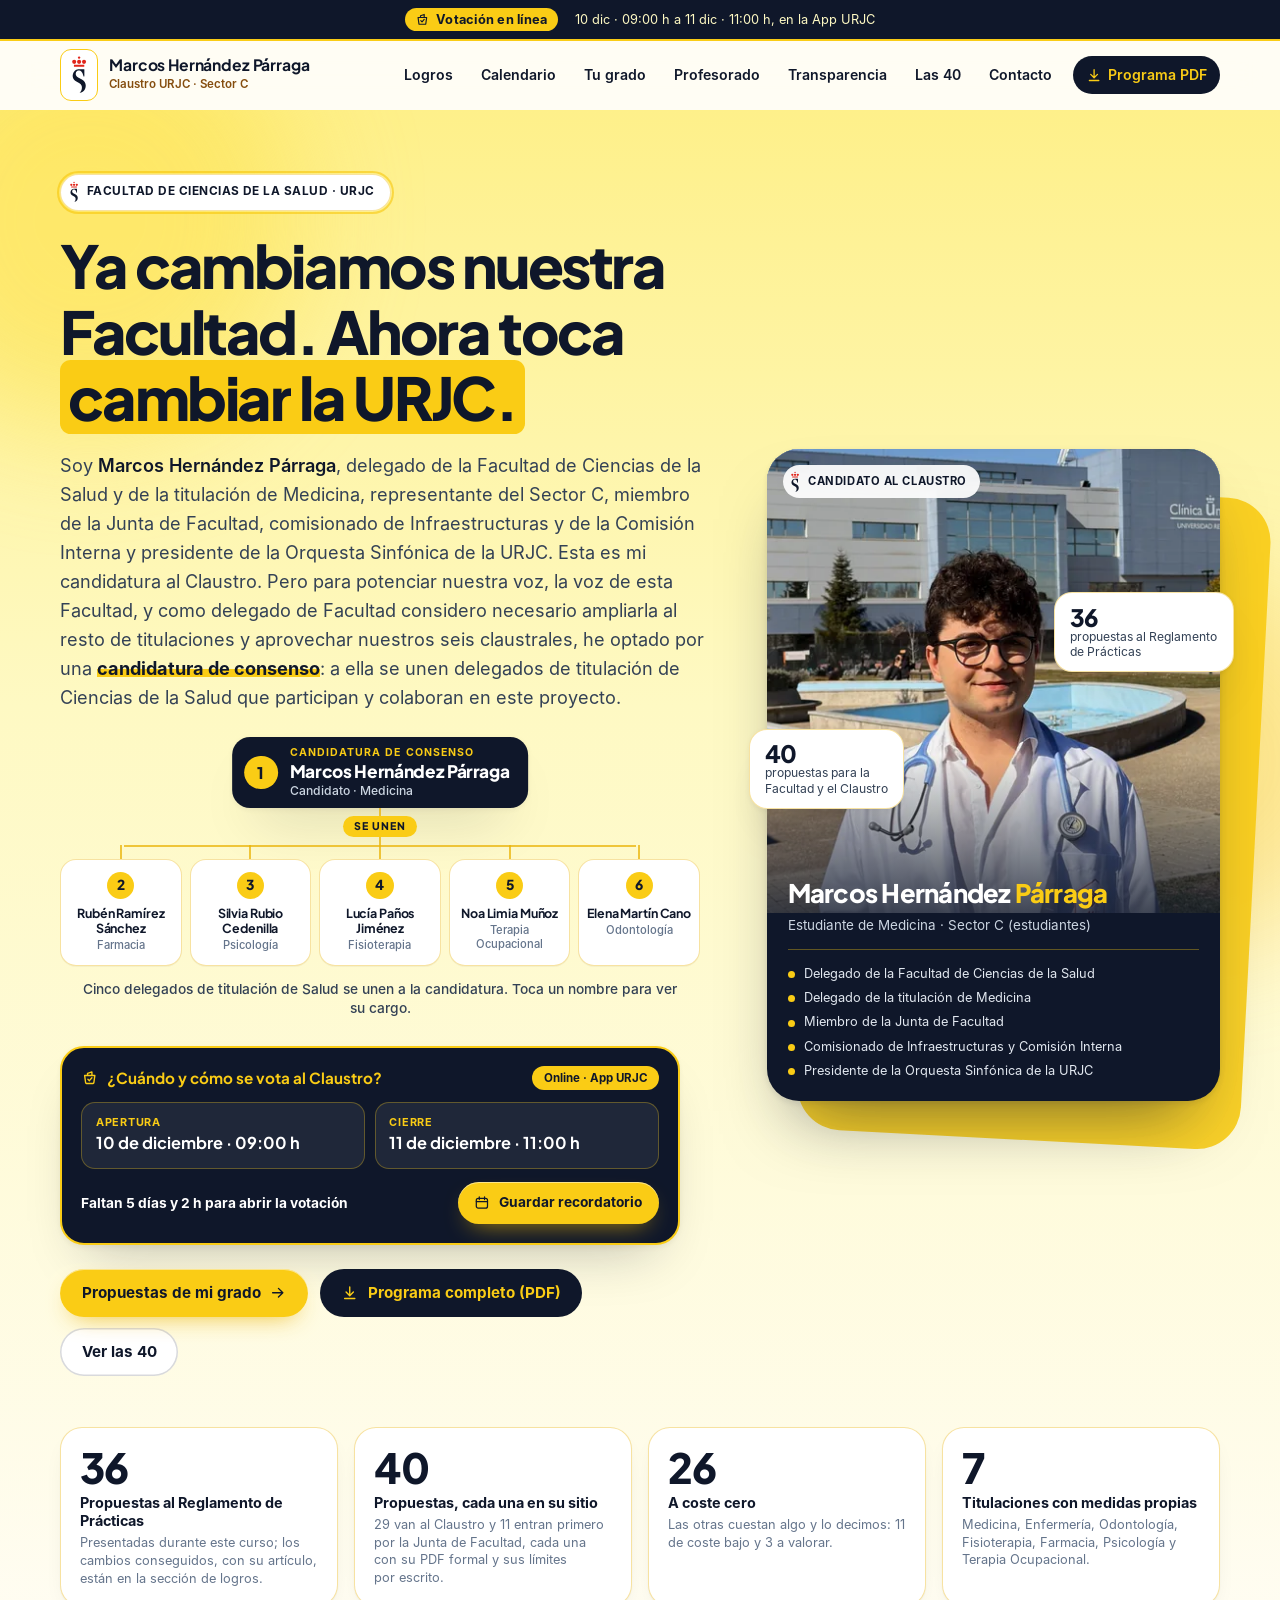
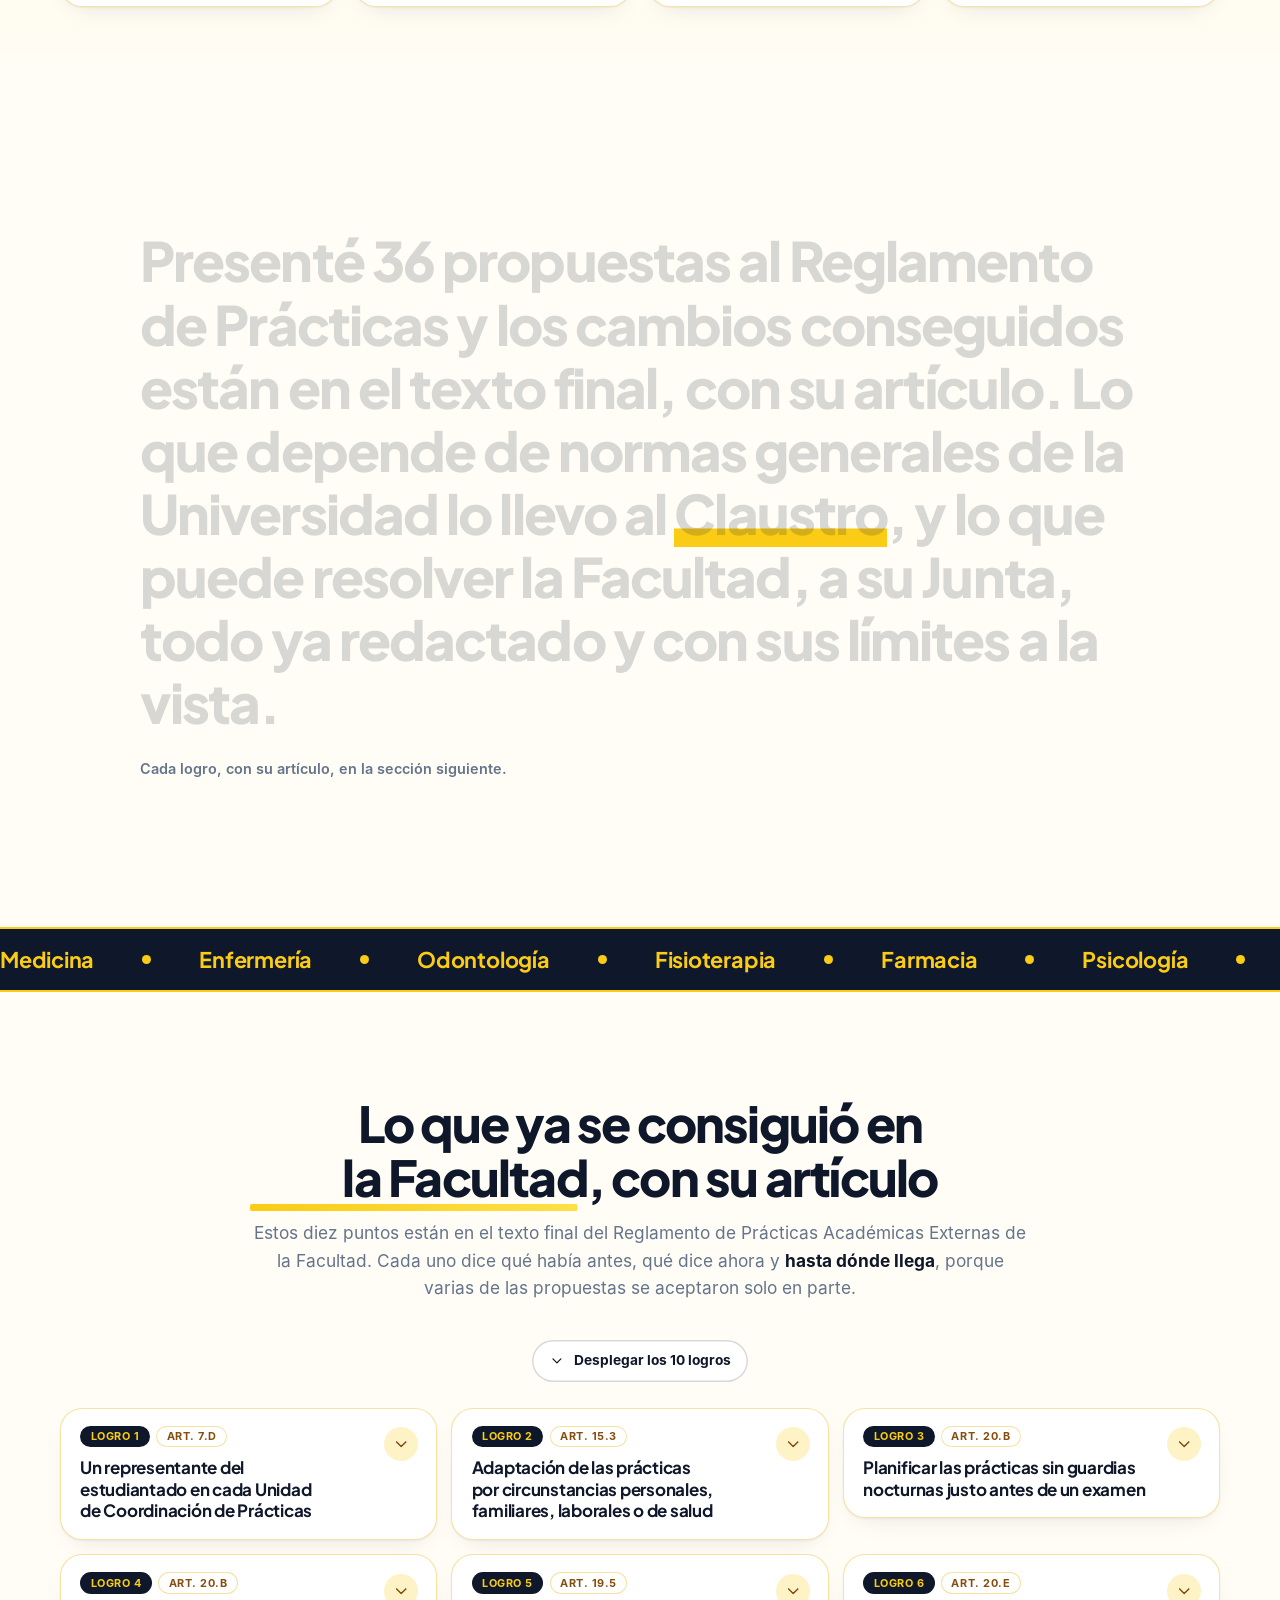
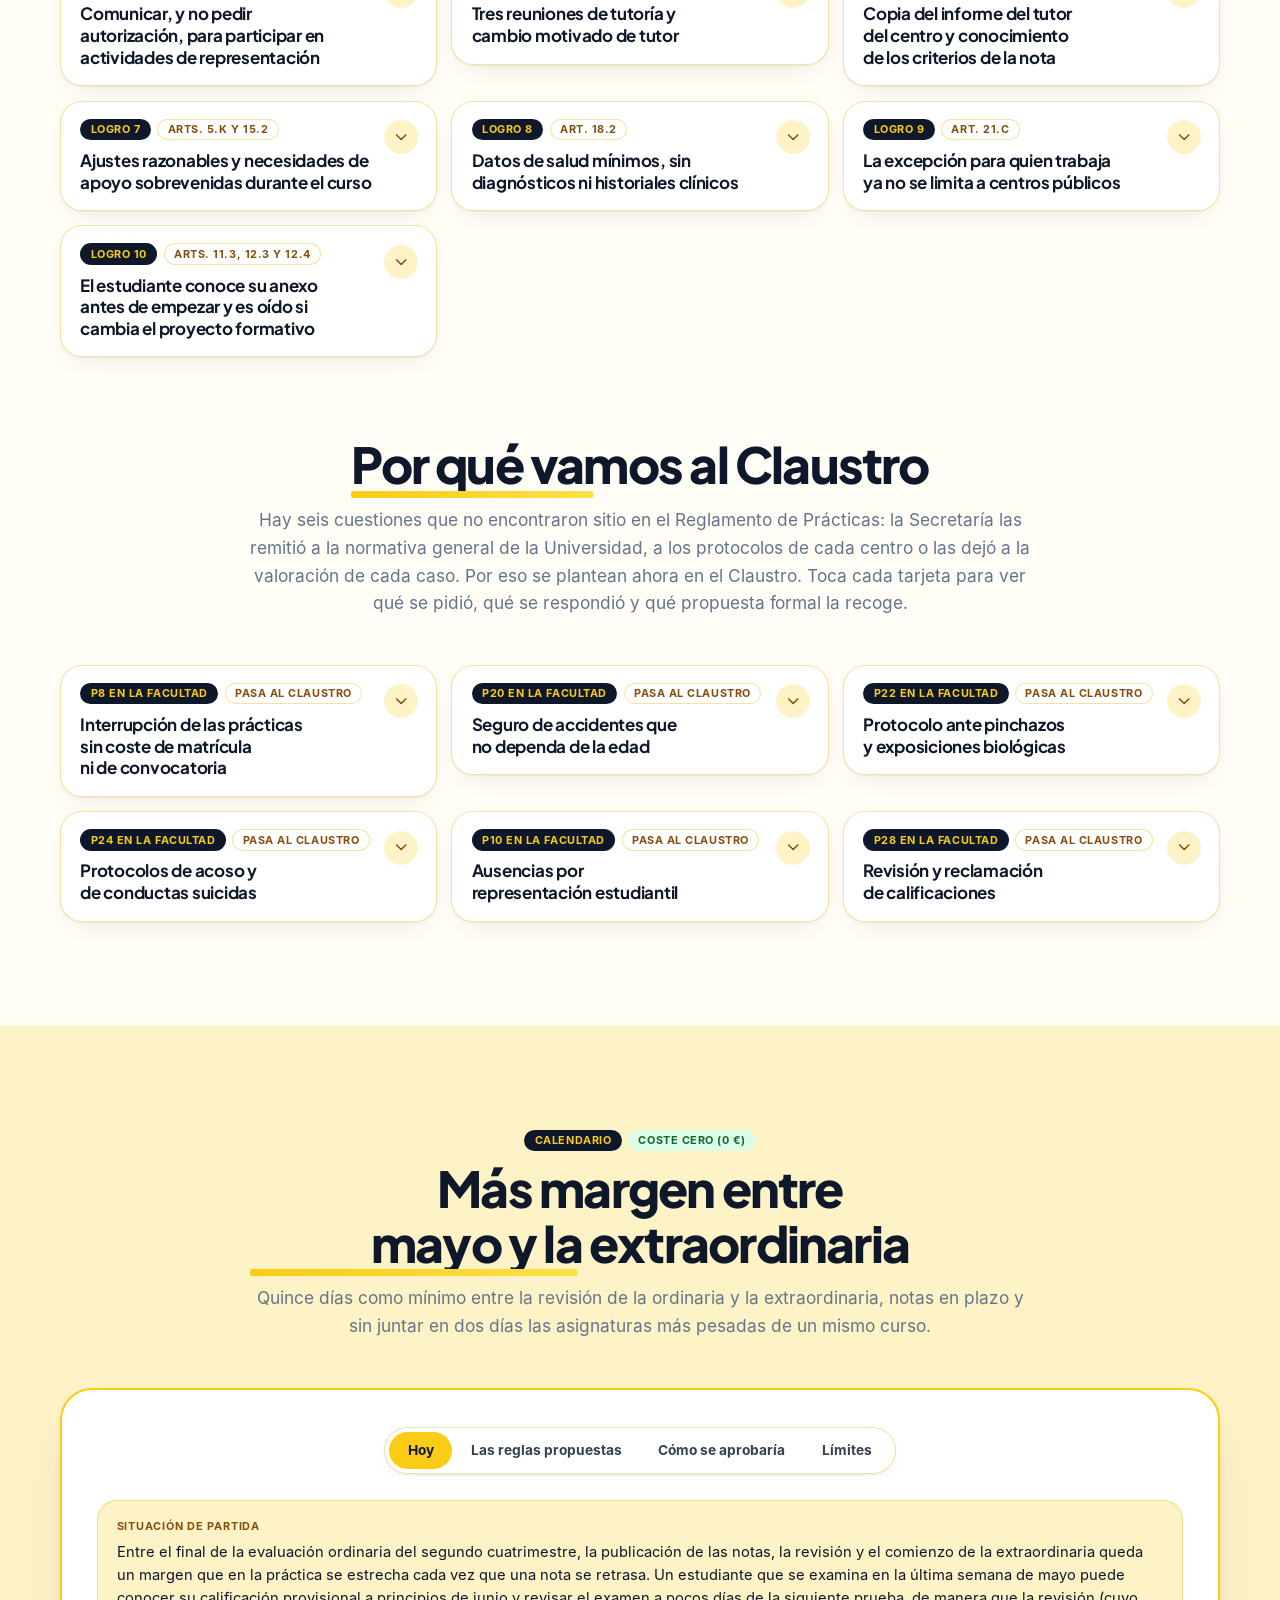
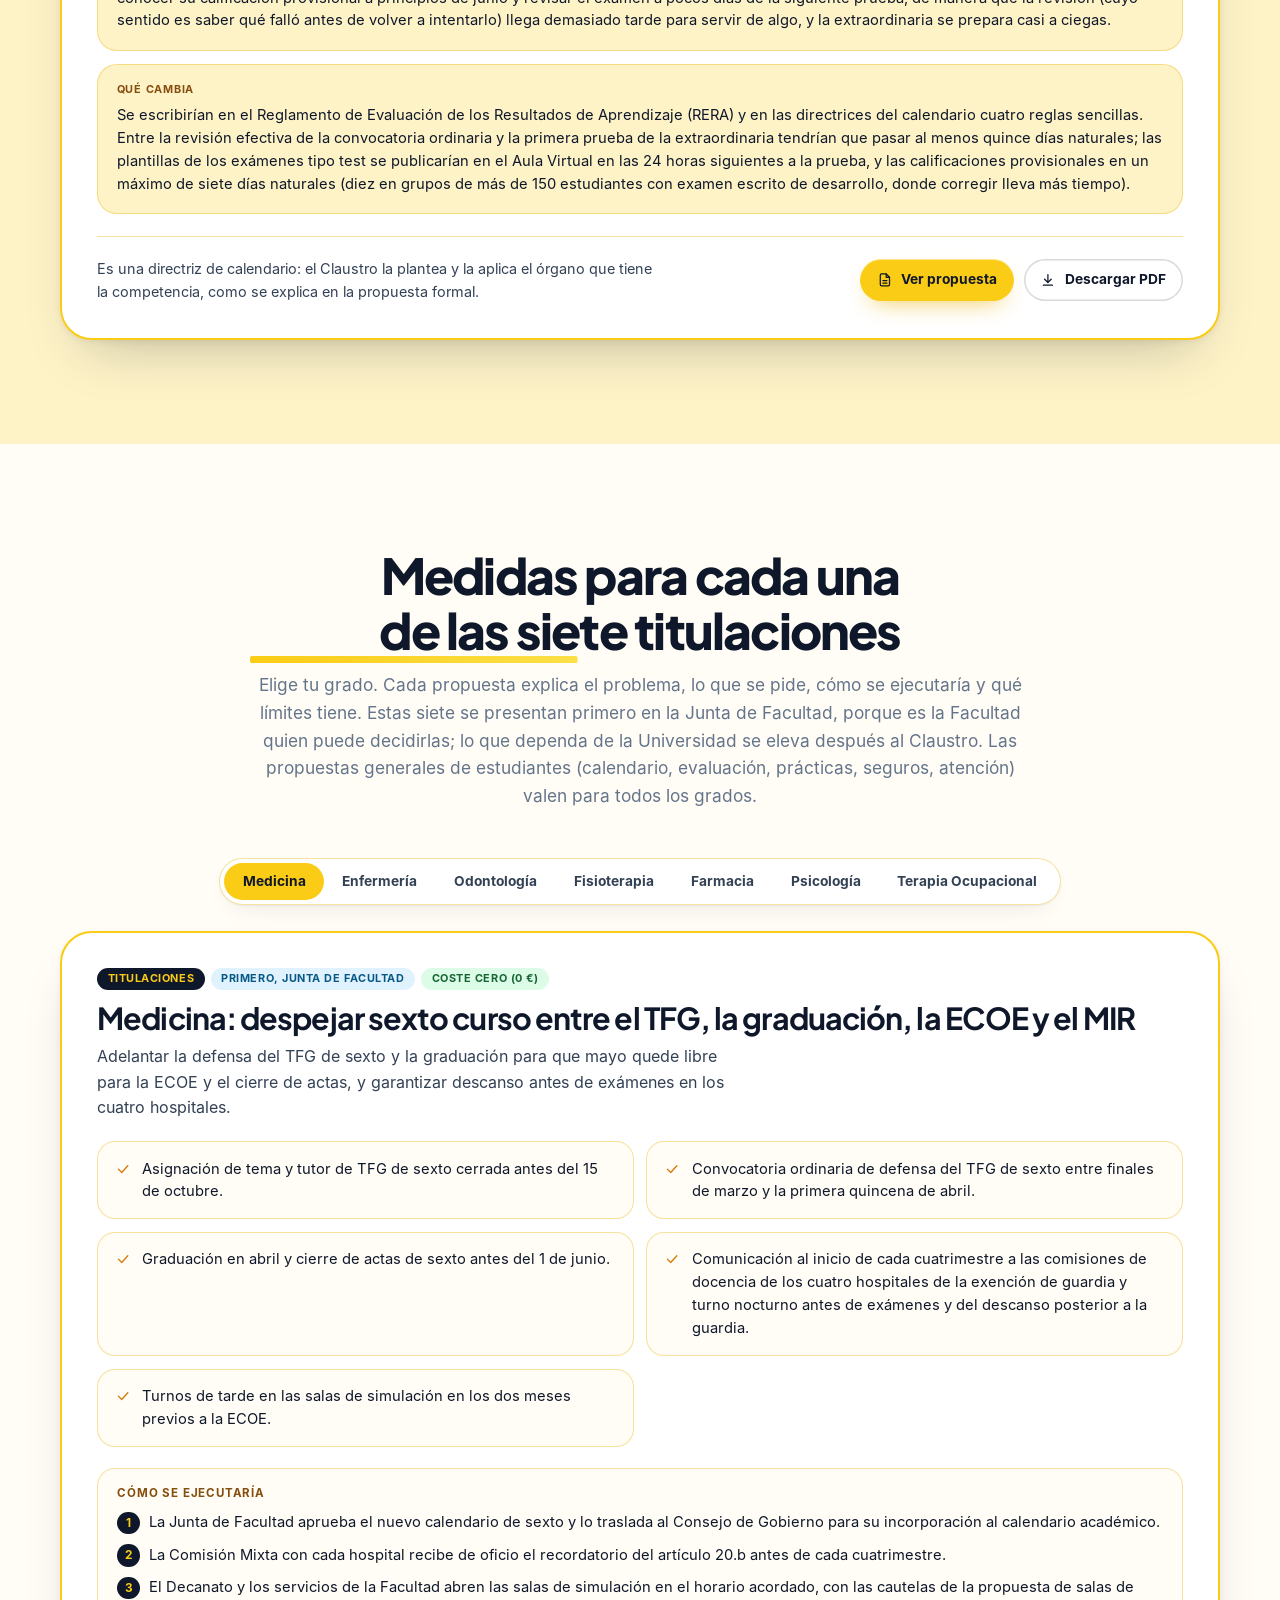
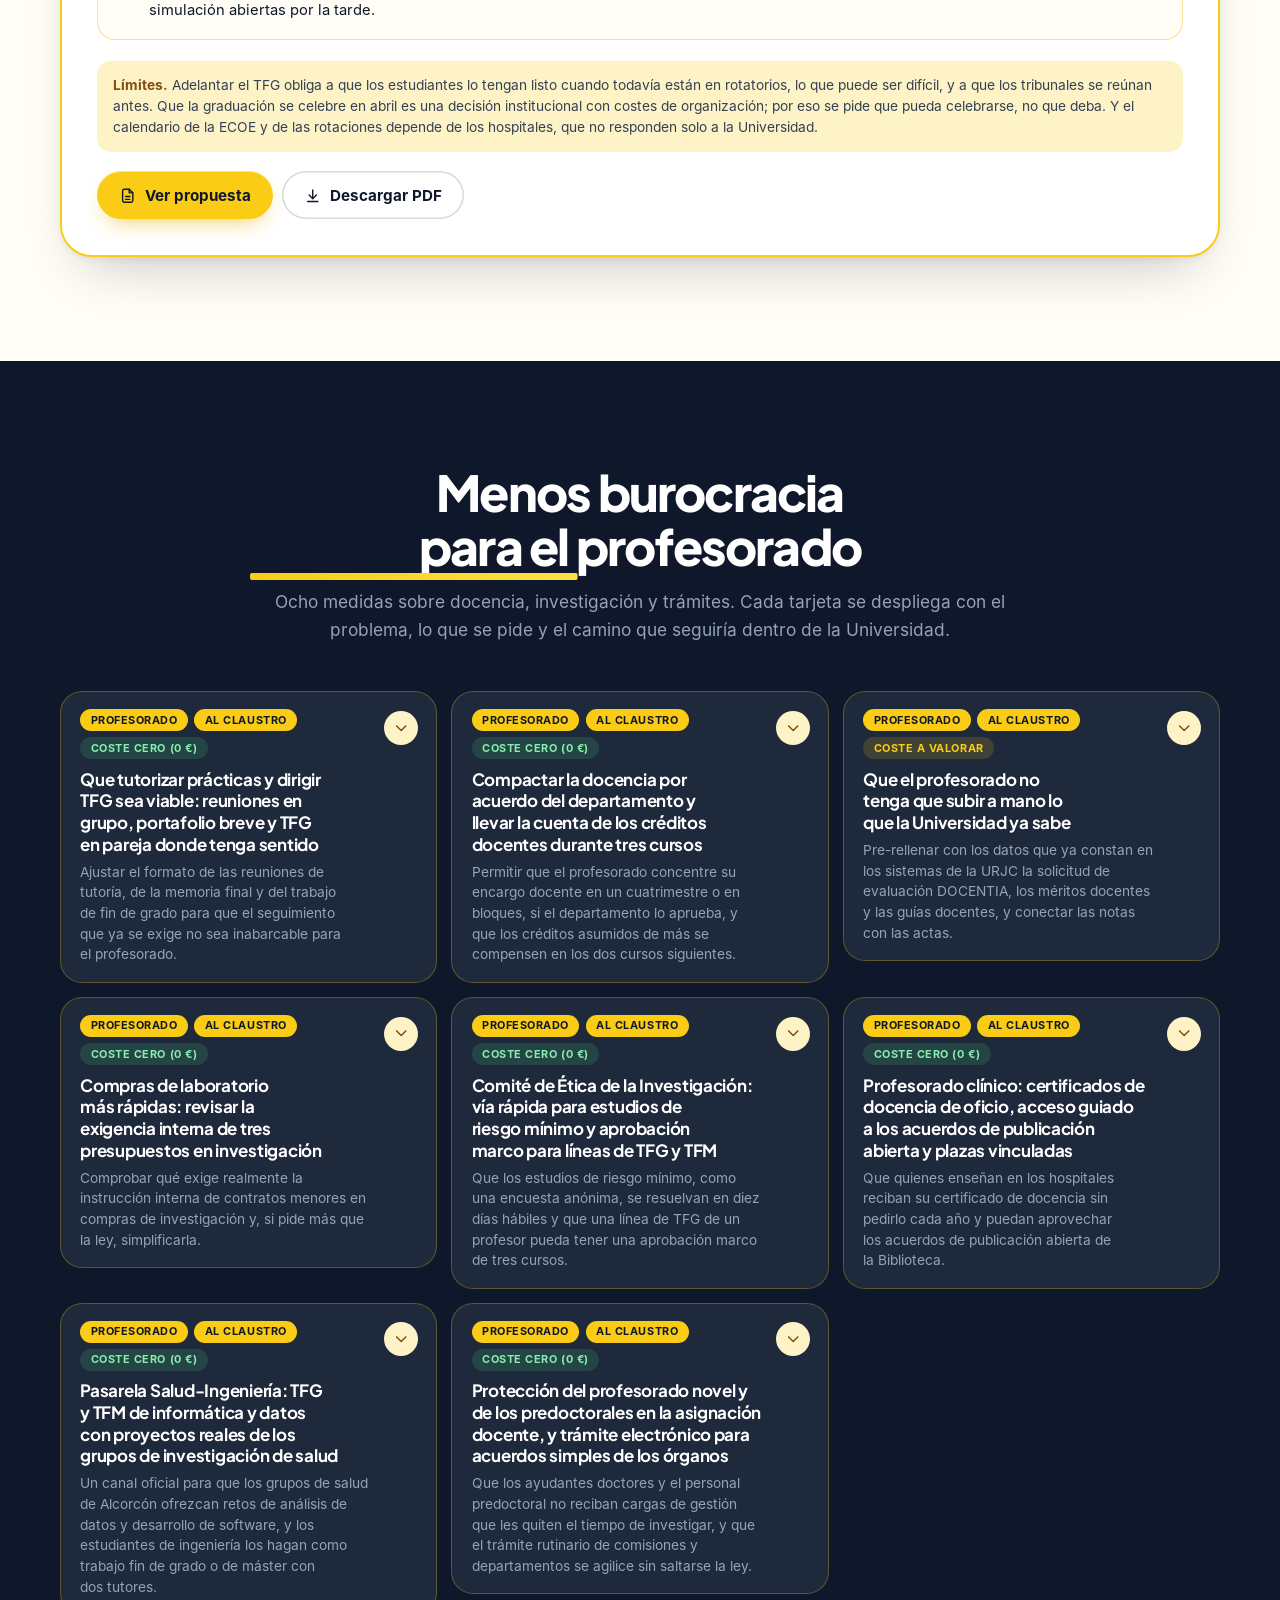
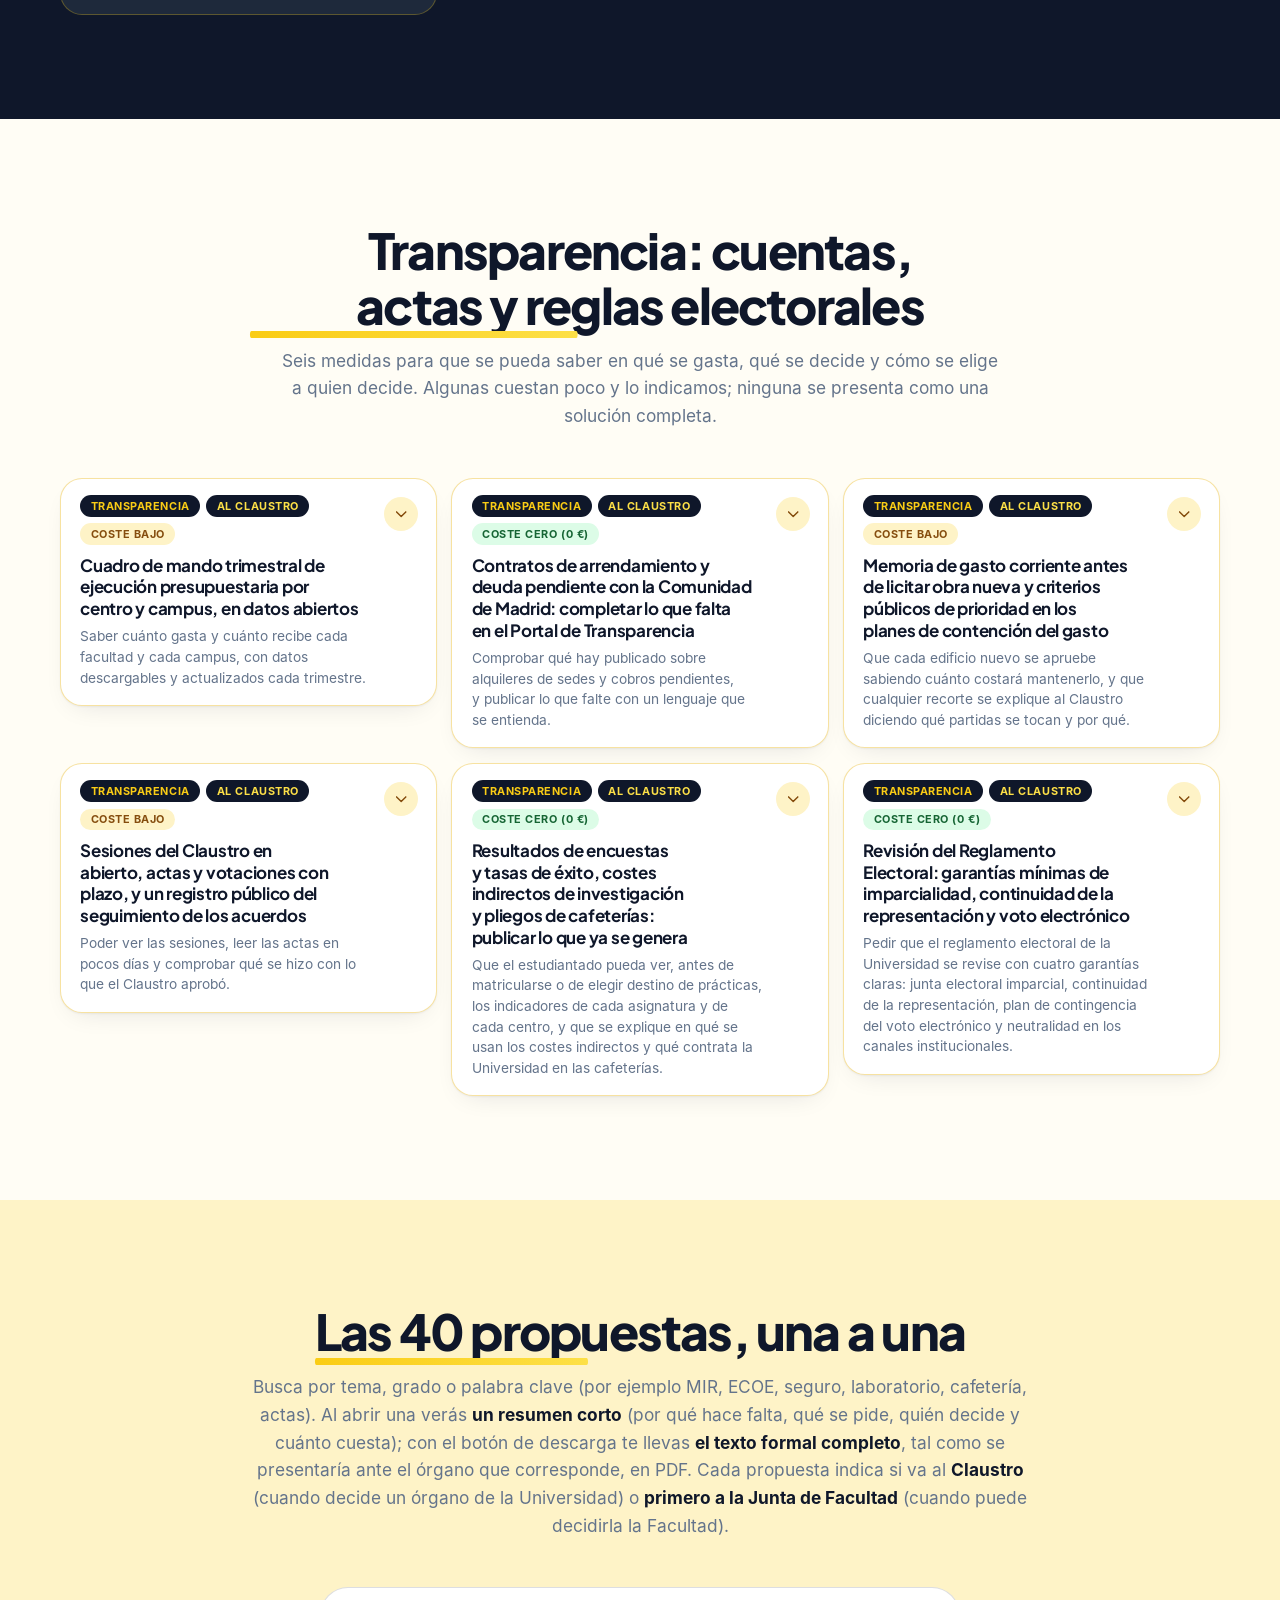
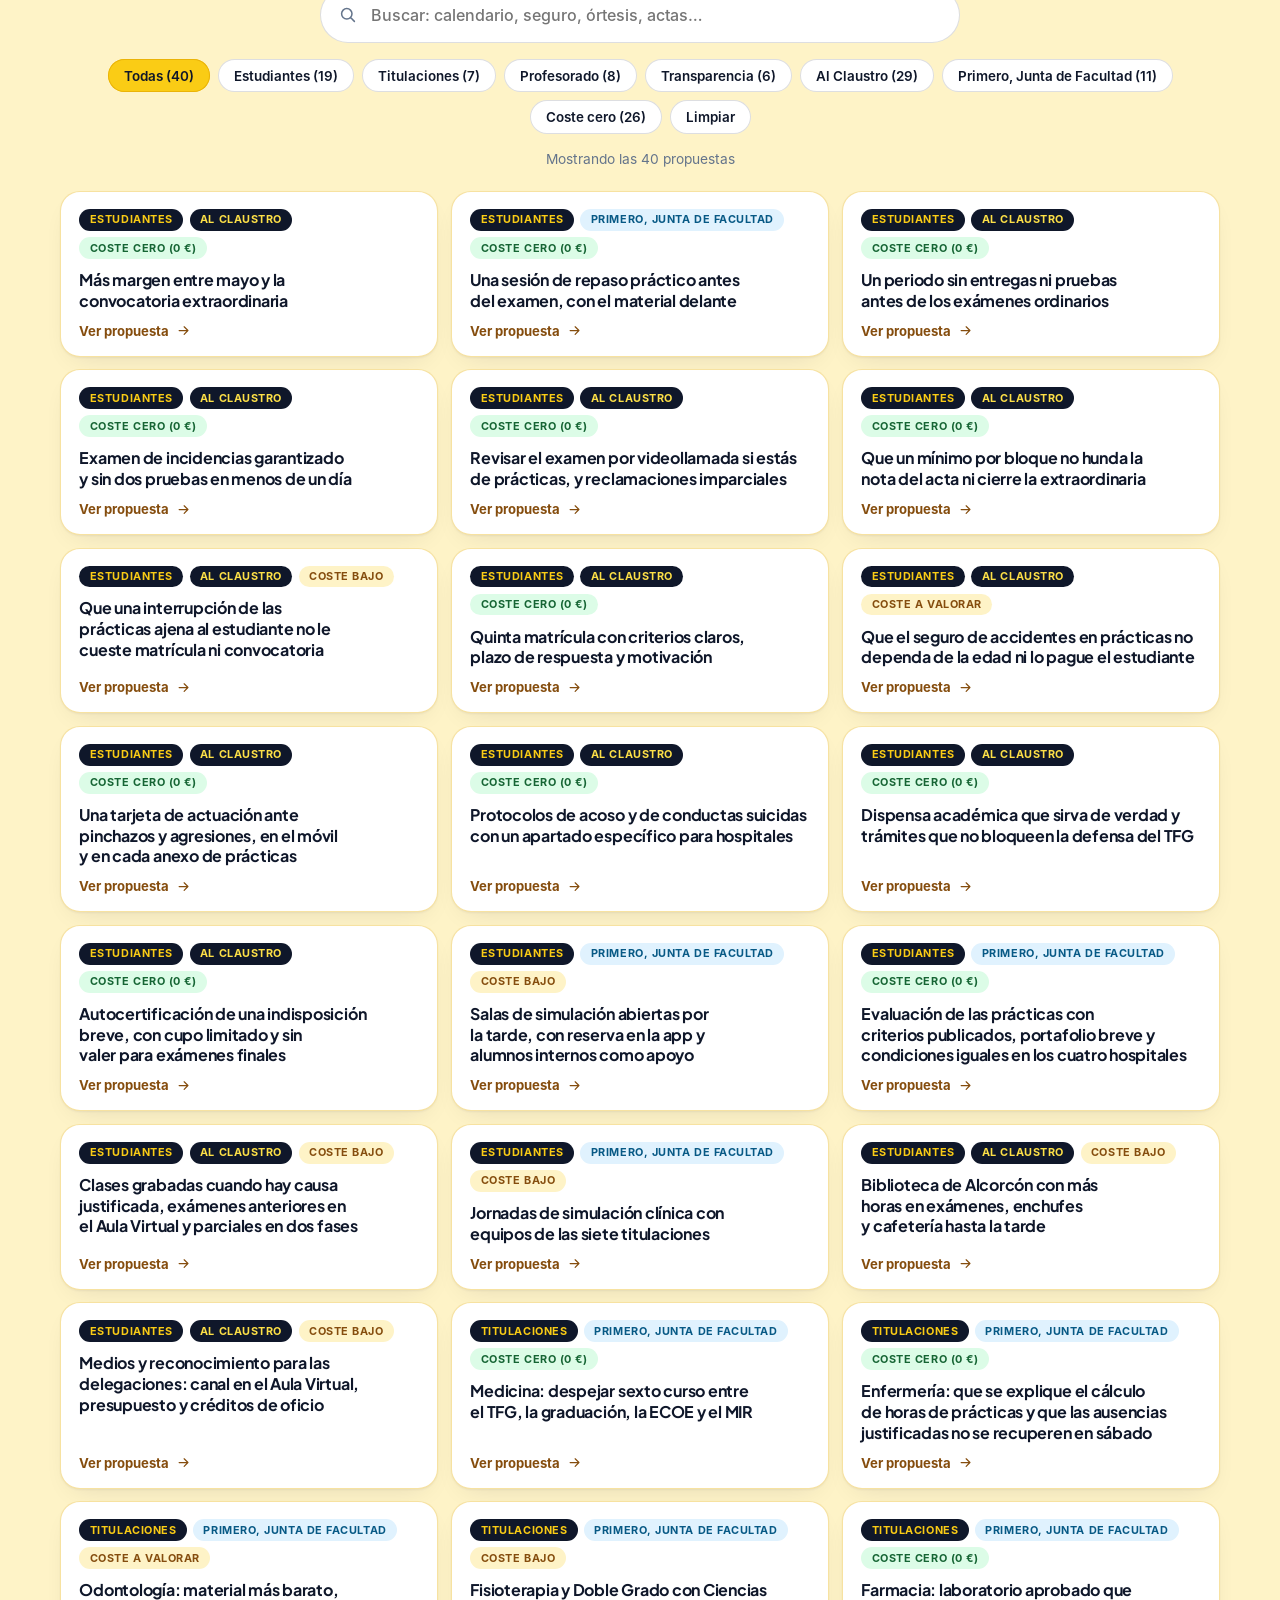
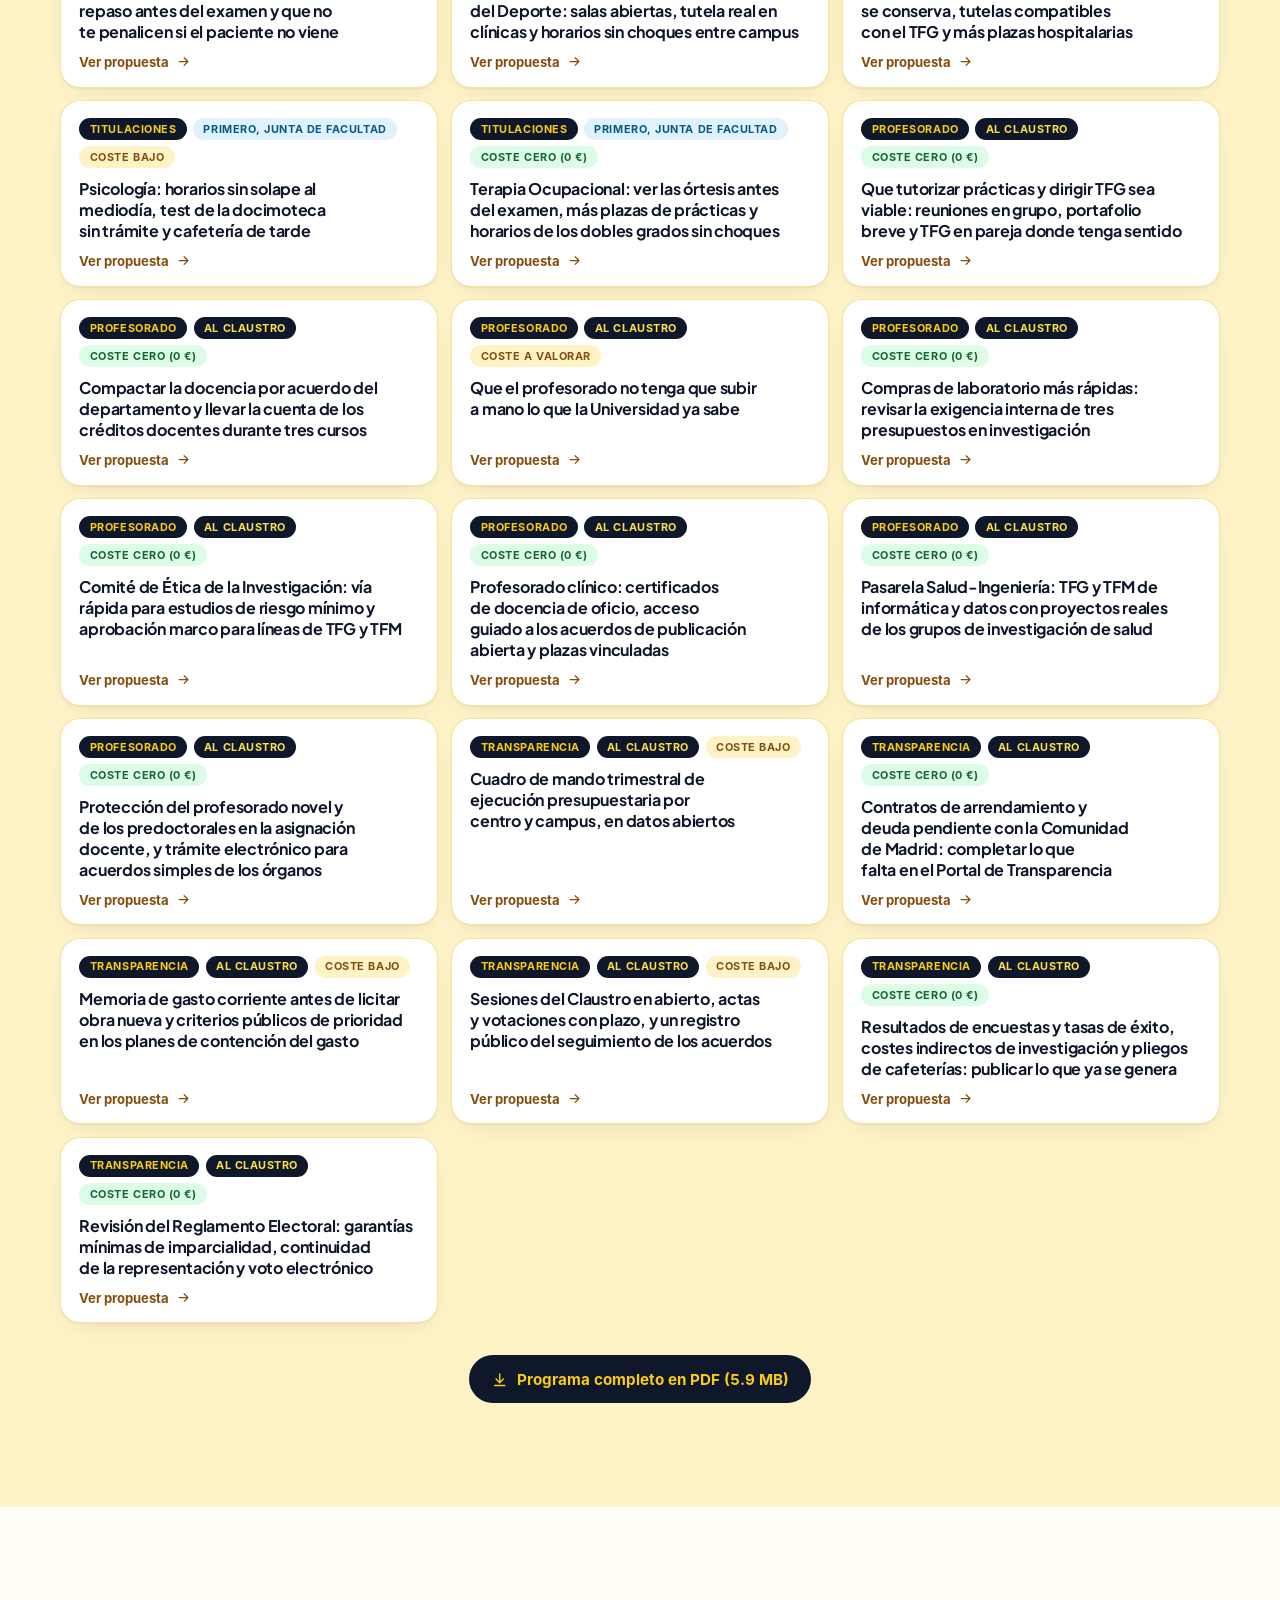
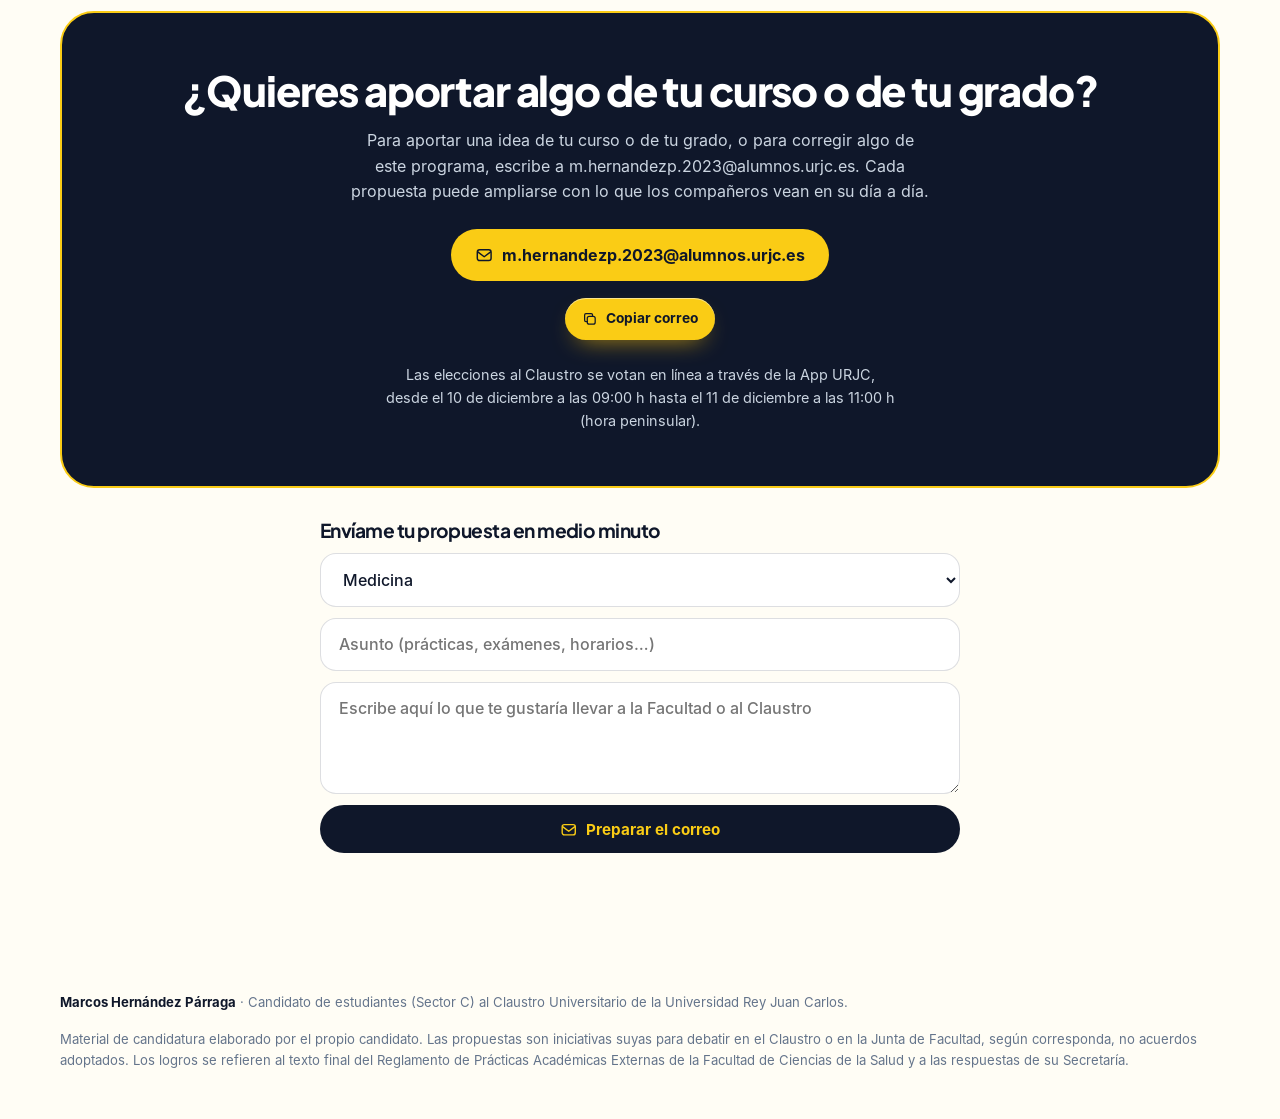
<file: index.html>
<!doctype html>
<html lang="es"><head><meta charset="utf-8"><meta name="viewport" content="width=device-width,initial-scale=1,viewport-fit=cover">
<title>Marcos Hernández Párraga · Candidato de estudiantes al Claustro de la URJC</title>
<meta name="description" content="Candidatura de consenso de estudiantes de Ciencias de la Salud al Claustro de la URJC (Sector C), encabezada por Marcos Hernández Párraga. 40 propuestas para la Facultad y el Claustro. Cada una con su explicación, su límite y su PDF formal para descargar.">
<meta name="theme-color" content="#FACC15"><link rel="icon" href="img/favicon.svg" type="image/svg+xml">
<link rel="preload" href="fonts/inter-400.woff2" as="font" type="font/woff2" crossorigin><link rel="preload" href="fonts/jakarta-800.woff2" as="font" type="font/woff2" crossorigin>
<link rel="canonical" href="https://marcoshernandezparraga.github.io/marcos-claustro/"><meta property="og:type" content="website"><meta property="og:title" content="Marcos Hernández Párraga · Claustro URJC"><meta property="og:description" content="Candidatura de consenso de estudiantes de Ciencias de la Salud al Claustro de la URJC. 40 propuestas para la Facultad y el Claustro, cada una con su PDF formal."><meta property="og:image" content="https://marcoshernandezparraga.github.io/marcos-claustro/img/marcos-900.jpg"><link rel="stylesheet" href="css/style.css"></head>
<body><div id="prog"></div><a class="skip" href="#main">Saltar al contenido</a>
<div class="vbar"><div class="wrap"><b><svg class="ic" viewBox="0 0 24 24" width="16" height="16" aria-hidden="true"><path d="M5 9h14l-1.4 10.2a1 1 0 0 1-1 .8H7.4a1 1 0 0 1-1-.8zM9 9V6l6-2v5"/><path d="m9.5 14 2 2 3.5-4"/></svg>Votación en línea</b><span>10 dic · 09:00 h a 11 dic · 11:00 h, en la App URJC</span></div></div>
<header class="nav"><div class="wrap nav-in">
<a class="brand" href="#inicio"><span class="seal"><img src="img/sello.svg" alt=""></span><span><b>Marcos Hernández Párraga</b><small>Claustro URJC · Sector C</small></span></a>
<button class="burger" type="button" aria-label="Abrir el menú" aria-expanded="false" aria-controls="menu"><svg class="ic" viewBox="0 0 24 24" width="22" height="22" aria-hidden="true"><path d="M4 8h16M4 16h16"/></svg></button>
<nav class="links" id="menu" aria-label="Principal"><a href="#logros">Logros</a><a href="#plan">Calendario</a><a href="#titulaciones">Tu grado</a><a href="#profesorado">Profesorado</a><a href="#transparencia">Transparencia</a><a href="#propuestas">Las 40</a><a href="#contacto">Contacto</a><a class="cta" href="pdf/Programa_Claustro_URJC_Marcos_Hernandez_Parraga.pdf" download><svg class="ic" viewBox="0 0 24 24" aria-hidden="true"><path d="M12 4v11M7 11l5 5 5-5M5 20h14"/></svg>Programa PDF</a></nav></div></header>
<main id="main">
<section class="hero" id="inicio"><div class="hero-bg" aria-hidden="true"><i></i><i></i></div><div class="wrap"><div class="hero-g"><div>
<span class="pill"><img src="img/sello.svg" alt="">Facultad de Ciencias de la Salud · URJC</span>
<h1><span class="w"><span style="--i:0">Ya</span></span> <span class="w"><span style="--i:1">cambiamos</span></span> <span class="w"><span style="--i:2">nuestra</span></span> <span class="w"><span style="--i:3">Facultad.</span></span> <span class="w"><span style="--i:4">Ahora</span></span> <span class="w"><span style="--i:5">toca</span></span> <em><span class="w"><span style="--i:6">cambiar</span></span> <span class="w"><span style="--i:7">la</span></span> <span class="w"><span style="--i:8">URJC.</span></span></em></h1>
<p class="lead">Soy <b>Marcos Hernández Párraga</b>, delegado de la Facultad de Ciencias de la Salud y de la titulación de Medicina, representante del Sector C, miembro de la Junta de Facultad, comisionado de Infraestructuras y de la Comisión Interna y presidente de la Orquesta Sinfónica de la URJC. Esta es mi candidatura al Claustro. Pero para potenciar nuestra voz, la voz de esta Facultad, y como delegado de Facultad considero necesario ampliarla al resto de titulaciones y aprovechar nuestros seis claustrales, he optado por una <mark class="cc">candidatura de consenso</mark>: a ella se unen delegados de titulación de Ciencias de la Salud que participan y colaboran en este proyecto.</p>
<div class="cons rv" id="consenso" role="group" aria-labelledby="cons-t">
<div class="cons-root"><span class="num">1</span><span class="tx"><small id="cons-t">Candidatura de consenso</small><b>Marcos Hernández Párraga</b><em>Candidato · Medicina</em></span></div>
<div class="cons-se"><span>Se unen</span></div>
<ul class="cons-l"><li style="--i:0"><button type="button" class="cn" aria-pressed="false" data-n="Rubén Ramírez Sánchez" data-d="Delegado de la titulación de Farmacia"><span class="num">2</span><span class="tx"><b>Rubén Ramírez Sánchez</b><small>Farmacia</small></span></button></li><li style="--i:1"><button type="button" class="cn" aria-pressed="false" data-n="Silvia Rubio Cedenilla" data-d="Delegada de la titulación de Psicología"><span class="num">3</span><span class="tx"><b>Silvia Rubio Cedenilla</b><small>Psicología</small></span></button></li><li style="--i:2"><button type="button" class="cn" aria-pressed="false" data-n="Lucía Paños Jiménez" data-d="Delegada de la titulación de Fisioterapia"><span class="num">4</span><span class="tx"><b>Lucía Paños Jiménez</b><small>Fisioterapia</small></span></button></li><li style="--i:3"><button type="button" class="cn" aria-pressed="false" data-n="Noa Limia Muñoz" data-d="Delegada de la titulación de Terapia Ocupacional"><span class="num">5</span><span class="tx"><b>Noa Limia Muñoz</b><small>Terapia Ocupacional</small></span></button></li><li style="--i:4"><button type="button" class="cn" aria-pressed="false" data-n="Elena Martín Cano" data-d="Delegada de la titulación de Odontología"><span class="num">6</span><span class="tx"><b>Elena Martín Cano</b><small>Odontología</small></span></button></li></ul>
<p class="cons-d" id="cons-d" aria-live="polite" data-def="Cinco delegados de titulación de Salud se unen a la candidatura. Toca un nombre para ver su cargo.">Cinco delegados de titulación de Salud se unen a la candidatura. Toca un nombre para ver su cargo.</p>
</div>
<div class="vote"><div class="vote-h"><span><svg class="ic" viewBox="0 0 24 24" width="20" height="20" aria-hidden="true"><path d="M5 9h14l-1.4 10.2a1 1 0 0 1-1 .8H7.4a1 1 0 0 1-1-.8zM9 9V6l6-2v5"/><path d="m9.5 14 2 2 3.5-4"/></svg>¿Cuándo y cómo se vota al Claustro?</span><i>Online · App URJC</i></div>
<div class="vote-d"><div><small>Apertura</small><b>10 de diciembre · 09:00 h</b></div><div><small>Cierre</small><b>11 de diciembre · 11:00 h</b></div></div>
<div class="vote-f"><b id="countdown">Calculando…</b><button type="button" class="btn y sm" id="ics"><svg class="ic" viewBox="0 0 24 24" aria-hidden="true"><rect x="3.5" y="5" width="17" height="15" rx="3"/><path d="M8 3v4M16 3v4M3.5 10h17"/></svg>Guardar recordatorio</button></div></div>
<div class="ctas"><a class="btn y" href="#titulaciones">Propuestas de mi grado <svg class="ic" viewBox="0 0 24 24" aria-hidden="true"><path d="M5 12h14M13 6l6 6-6 6"/></svg></a><a class="btn n" href="pdf/Programa_Claustro_URJC_Marcos_Hernandez_Parraga.pdf" download><svg class="ic" viewBox="0 0 24 24" aria-hidden="true"><path d="M12 4v11M7 11l5 5 5-5M5 20h14"/></svg>Programa completo (PDF)</a><a class="btn o" href="#propuestas">Ver las 40</a></div>
</div>
<div class="photo" id="photo"><div class="idc" id="idc"><div class="ph"><span class="tg"><img src="img/sello.svg" alt="">Candidato al Claustro</span><picture><source type="image/webp" srcset="img/marcos-480.webp 480w, img/marcos-900.webp 900w" sizes="(max-width:960px) 90vw, 460px"><img src="img/marcos-900.jpg" width="900" height="1125" alt="Marcos Hernández Párraga con bata blanca y fonendoscopio delante de la Clínica Universitaria" fetchpriority="high"></picture></div>
<div class="ft"><b>Marcos Hernández <span>Párraga</span></b><p>Estudiante de Medicina · Sector C (estudiantes)</p><ul><li>Delegado de la Facultad de Ciencias de la Salud</li><li>Delegado de la titulación de Medicina</li><li>Miembro de la Junta de Facultad</li><li>Comisionado de Infraestructuras y Comisión Interna</li><li>Presidente de la Orquesta Sinfónica de la URJC</li></ul></div></div>
<div class="chipf c1"><b>36</b>propuestas al Reglamento<br>de Prácticas</div><div class="chipf c2"><b>40</b>propuestas para la<br>Facultad y el Claustro</div></div></div>
<div class="stats">
<div class="stat rv"><strong data-count="36">0</strong><b>Propuestas al Reglamento de Prácticas</b><p>Presentadas durante este curso; los cambios conseguidos, con su artículo, están en la sección de logros.</p></div>
<div class="stat rv" style="--d:1"><strong data-count="40">0</strong><b>Propuestas, cada una en su sitio</b><p>29 van al Claustro y 11 entran primero por la Junta de Facultad, cada una con su PDF formal y sus límites por escrito.</p></div>
<div class="stat rv" style="--d:2"><strong data-count="26">0</strong><b>A coste cero</b><p>Las otras cuestan algo y lo decimos: 11 de coste bajo y 3 a valorar.</p></div>
<div class="stat rv" style="--d:3"><strong data-count="7">0</strong><b>Titulaciones con medidas propias</b><p>Medicina, Enfermería, Odontología, Fisioterapia, Farmacia, Psicología y Terapia Ocupacional.</p></div>
</div></div></section>

<section class="say" aria-label="Resumen"><div class="wrap"><p id="say" data-words>Presenté 36 propuestas al Reglamento de Prácticas y los cambios conseguidos están en el texto final, con su artículo. Lo que depende de normas generales de la Universidad lo llevo al <mark>Claustro</mark>, y lo que puede resolver la Facultad, a su Junta, todo ya redactado y con sus límites a la vista.</p><small>Cada logro, con su artículo, en la sección siguiente.</small></div></section>
<div class="mq" aria-hidden="true"><div class="mq-t"><span>Medicina</span><span>Enfermería</span><span>Odontología</span><span>Fisioterapia</span><span>Farmacia</span><span>Psicología</span><span>Terapia Ocupacional</span><span>Medicina</span><span>Enfermería</span><span>Odontología</span><span>Fisioterapia</span><span>Farmacia</span><span>Psicología</span><span>Terapia Ocupacional</span></div></div>

<section class="sec" id="logros"><div class="wrap">
<div class="sh rv"><h2>Lo que ya se consiguió en la Facultad, con su artículo</h2><p>Estos diez puntos están en el texto final del Reglamento de Prácticas Académicas Externas de la Facultad. Cada uno dice qué había antes, qué dice ahora y <b>hasta dónde llega</b>, porque varias de las propuestas se aceptaron solo en parte.</p></div>
<div class="tools rv"><button type="button" class="btn o sm" data-expand="gv" data-t-open="Desplegar los 10 logros" data-t-close="Plegar los 10 logros"><svg class="ic" viewBox="0 0 24 24" aria-hidden="true"><path d="m6 9 6 6 6-6"/></svg><span>Desplegar los 10 logros</span></button></div>
<div class="cards" id="gv"><article class="card rv">
<button class="card-h" type="button" aria-expanded="false"><span class="t"><span class="tags"><span class="tag">Logro 1</span><span class="tag a">Art. 7.d</span></span><h3>Un representante del estudiantado en cada Unidad de Coordinación de Prácticas</h3></span><span class="chev"><svg class="ic" viewBox="0 0 24 24" aria-hidden="true"><path d="m6 9 6 6 6-6"/></svg></span></button>
<div class="card-b"><div class="card-bi"><div class="card-in"><div class="old">
<div><span class="k b">Antes</span><p>La estructura de las unidades de coordinación de prácticas no incluía a estudiantes.</p></div>
<div><span class="k a">Ahora, en el texto final</span><p>El texto final recoge un representante del estudiantado de cada titulación, designado por el Decano a propuesta de los delegados, para el seguimiento, la evaluación y la mejora de la calidad de las prácticas. Puede hacer propuestas y observaciones generales; no interviene en la adjudicación individual de plazas, en la evaluación de estudiantes ni en incidencias concretas.</p></div>
<div><span class="k l">Hasta dónde llega</span><p>Aceptación parcial: la Secretaría no extendió su participación a procedimientos individuales ni a otras materias.</p></div></div>
<p style="margin-top:.8rem;font-size:.8rem;color:var(--muted)">Propuesta P33 de las 36 presentadas.</p></div></div></div></article><article class="card rv">
<button class="card-h" type="button" aria-expanded="false"><span class="t"><span class="tags"><span class="tag">Logro 2</span><span class="tag a">Art. 15.3</span></span><h3>Adaptación de las prácticas por circunstancias personales, familiares, laborales o de salud</h3></span><span class="chev"><svg class="ic" viewBox="0 0 24 24" aria-hidden="true"><path d="m6 9 6 6 6-6"/></svg></span></button>
<div class="card-b"><div class="card-bi"><div class="card-in"><div class="old">
<div><span class="k b">Antes</span><p>El borrador no tenía un artículo específico para estas situaciones.</p></div>
<div><span class="k a">Ahora, en el texto final</span><p>La Unidad de Coordinación puede adaptar horario, calendario, centro o unidad cuando haya circunstancias acreditadas (embarazo, lactancia, cuidado de menores o dependientes, enfermedad grave o crónica, violencia de género, deportista de alto nivel, compatibilidad con un trabajo), siempre que sea compatible con la organización y con las competencias de la guía docente.</p></div>
<div><span class="k l">Hasta dónde llega</span><p>Es una posibilidad que valora la unidad en cada caso, no un derecho automático.</p></div></div>
<p style="margin-top:.8rem;font-size:.8rem;color:var(--muted)">Propuesta P31 de las 36 presentadas.</p></div></div></div></article><article class="card rv">
<button class="card-h" type="button" aria-expanded="false"><span class="t"><span class="tags"><span class="tag">Logro 3</span><span class="tag a">Art. 20.b</span></span><h3>Planificar las prácticas sin guardias nocturnas justo antes de un examen</h3></span><span class="chev"><svg class="ic" viewBox="0 0 24 24" aria-hidden="true"><path d="m6 9 6 6 6-6"/></svg></span></button>
<div class="card-b"><div class="card-bi"><div class="card-in"><div class="old">
<div><span class="k b">Antes</span><p>No había ninguna referencia a la compatibilidad con las pruebas de otras asignaturas.</p></div>
<div><span class="k a">Ahora, en el texto final</span><p>La planificación debe ser compatible, siempre que sea posible, con la asistencia y la preparación de las pruebas de evaluación, evitando actividades como las guardias nocturnas inmediatamente previas; y cuando una prueba coincida con la práctica se adoptarán las medidas organizativas necesarias para que el estudiante pueda presentarse.</p></div>
<div><span class="k l">Hasta dónde llega</span><p>La redacción dice «siempre que sea posible»: es un criterio de planificación, no una prohibición.</p></div></div>
<p style="margin-top:.8rem;font-size:.8rem;color:var(--muted)">Propuesta P11 de las 36 presentadas.</p></div></div></div></article><article class="card rv">
<button class="card-h" type="button" aria-expanded="false"><span class="t"><span class="tags"><span class="tag">Logro 4</span><span class="tag a">Art. 20.b</span></span><h3>Comunicar, y no pedir autorización, para participar en actividades de representación</h3></span><span class="chev"><svg class="ic" viewBox="0 0 24 24" aria-hidden="true"><path d="m6 9 6 6 6-6"/></svg></span></button>
<div class="card-b"><div class="card-bi"><div class="card-in"><div class="old">
<div><span class="k b">Antes</span><p>La participación en actividades de representación dependía de una autorización.</p></div>
<div><span class="k a">Ahora, en el texto final</span><p>El estudiante tiene derecho a participar en actividades formativas y de representación comunicándolo al centro de prácticas con antelación suficiente y a la unidad de coordinación con la mayor antelación posible.</p></div>
<div><span class="k l">Hasta dónde llega</span><p>Las horas se recuperan, con carácter general, si la ausencia supera el 5 % de las prácticas de la asignatura o la unidad considera que compromete los resultados de aprendizaje; la Secretaría no aceptó cerrar las causas justificadas.</p></div></div>
<p style="margin-top:.8rem;font-size:.8rem;color:var(--muted)">Propuesta P9 de las 36 presentadas.</p></div></div></div></article><article class="card rv">
<button class="card-h" type="button" aria-expanded="false"><span class="t"><span class="tags"><span class="tag">Logro 5</span><span class="tag a">Art. 19.5</span></span><h3>Tres reuniones de tutoría y cambio motivado de tutor</h3></span><span class="chev"><svg class="ic" viewBox="0 0 24 24" aria-hidden="true"><path d="m6 9 6 6 6-6"/></svg></span></button>
<div class="card-b"><div class="card-bi"><div class="card-in"><div class="old">
<div><span class="k b">Antes</span><p>No se fijaban reuniones mínimas de seguimiento ni cómo pedir un cambio de tutor.</p></div>
<div><span class="k a">Ahora, en el texto final</span><p>El seguimiento incluye, como mínimo, una reunión inicial, una intermedia y una final, y el estudiante, el tutor académico o el tutor de la entidad pueden pedir motivadamente el cambio de tutor a la unidad de coordinación, que valora y decide.</p></div>
<div><span class="k l">Hasta dónde llega</span><p>No se aceptaron ratios máximos de estudiantes por tutor. En el texto consultado el número del artículo aparece como «9.5», por una errata evidente.</p></div></div>
<p style="margin-top:.8rem;font-size:.8rem;color:var(--muted)">Propuesta P27 de las 36 presentadas.</p></div></div></div></article><article class="card rv">
<button class="card-h" type="button" aria-expanded="false"><span class="t"><span class="tags"><span class="tag">Logro 6</span><span class="tag a">Art. 20.e</span></span><h3>Copia del informe del tutor del centro y conocimiento de los criterios de la nota</h3></span><span class="chev"><svg class="ic" viewBox="0 0 24 24" aria-hidden="true"><path d="m6 9 6 6 6-6"/></svg></span></button>
<div class="card-b"><div class="card-bi"><div class="card-in"><div class="old">
<div><span class="k b">Antes</span><p>El reglamento no recogía el derecho a recibir el informe de evaluación del tutor del centro.</p></div>
<div><span class="k a">Ahora, en el texto final</span><p>El estudiante tiene derecho a recibir copia del informe emitido por el tutor de la entidad colaboradora y a conocer los criterios y componentes que han determinado la calificación final de las prácticas.</p></div>
<div><span class="k l">Hasta dónde llega</span><p>No se aceptaron plazos de emisión de informes, criterios previos detallados ni un procedimiento propio de revisión, que se remiten a la normativa general.</p></div></div>
<p style="margin-top:.8rem;font-size:.8rem;color:var(--muted)">Propuesta P28 de las 36 presentadas.</p></div></div></div></article><article class="card rv">
<button class="card-h" type="button" aria-expanded="false"><span class="t"><span class="tags"><span class="tag">Logro 7</span><span class="tag a">Arts. 5.k y 15.2</span></span><h3>Ajustes razonables y necesidades de apoyo sobrevenidas durante el curso</h3></span><span class="chev"><svg class="ic" viewBox="0 0 24 24" aria-hidden="true"><path d="m6 9 6 6 6-6"/></svg></span></button>
<div class="card-b"><div class="card-bi"><div class="card-in"><div class="old">
<div><span class="k b">Antes</span><p>Las necesidades que aparecían a mitad de curso quedaban fuera, y los ajustes se condicionaban a los recursos.</p></div>
<div><span class="k a">Ahora, en el texto final</span><p>Se puede comunicar la situación en cualquier momento, incluida la necesidad sobrevenida, y la unidad adopta los ajustes razonables salvo que supongan una carga desproporcionada.</p></div>
<div><span class="k l">Hasta dónde llega</span><p>No se aceptó fijar un procedimiento de elección de plaza ni plazos de resolución.</p></div></div>
<p style="margin-top:.8rem;font-size:.8rem;color:var(--muted)">Propuesta P30 de las 36 presentadas.</p></div></div></div></article><article class="card rv">
<button class="card-h" type="button" aria-expanded="false"><span class="t"><span class="tags"><span class="tag">Logro 8</span><span class="tag a">Art. 18.2</span></span><h3>Datos de salud mínimos, sin diagnósticos ni historiales clínicos</h3></span><span class="chev"><svg class="ic" viewBox="0 0 24 24" aria-hidden="true"><path d="m6 9 6 6 6-6"/></svg></span></button>
<div class="card-b"><div class="card-bi"><div class="card-in"><div class="old">
<div><span class="k b">Antes</span><p>El borrador hablaba de «aptitud para el puesto», un concepto laboral.</p></div>
<div><span class="k a">Ahora, en el texto final</span><p>Se sustituye esa expresión, y el texto final limita el tratamiento de datos de salud a lo estrictamente necesario para la seguridad de estudiantes, pacientes y terceros, sin recabar diagnósticos ni historiales clínicos, salvo imperativo legal.</p></div>
<div><span class="k l">Hasta dónde llega</span><p>La Secretaría no aceptó la parte sobre información vacunal ni un procedimiento alternativo de adjudicación de plazas.</p></div></div>
<p style="margin-top:.8rem;font-size:.8rem;color:var(--muted)">Propuesta P26 de las 36 presentadas.</p></div></div></div></article><article class="card rv">
<button class="card-h" type="button" aria-expanded="false"><span class="t"><span class="tags"><span class="tag">Logro 9</span><span class="tag a">Art. 21.c</span></span><h3>La excepción para quien trabaja ya no se limita a centros públicos</h3></span><span class="chev"><svg class="ic" viewBox="0 0 24 24" aria-hidden="true"><path d="m6 9 6 6 6-6"/></svg></span></button>
<div class="card-b"><div class="card-bi"><div class="card-in"><div class="old">
<div><span class="k b">Antes</span><p>La excepción se refería a entidades «públicas».</p></div>
<div><span class="k a">Ahora, en el texto final</span><p>Se elimina la palabra «pública» del artículo, de modo que la regla se aplica con independencia de la titularidad del centro.</p></div>
<div><span class="k l">Hasta dónde llega</span><p>Aceptación parcial: no se fijaron criterios más detallados para las excepciones.</p></div></div>
<p style="margin-top:.8rem;font-size:.8rem;color:var(--muted)">Propuesta P32 de las 36 presentadas.</p></div></div></div></article><article class="card rv">
<button class="card-h" type="button" aria-expanded="false"><span class="t"><span class="tags"><span class="tag">Logro 10</span><span class="tag a">Arts. 11.3, 12.3 y 12.4</span></span><h3>El estudiante conoce su anexo antes de empezar y es oído si cambia el proyecto formativo</h3></span><span class="chev"><svg class="ic" viewBox="0 0 24 24" aria-hidden="true"><path d="m6 9 6 6 6-6"/></svg></span></button>
<div class="card-b"><div class="card-bi"><div class="card-in"><div class="old">
<div><span class="k b">Antes</span><p>No se garantizaba el acceso al anexo del convenio antes de incorporarse ni la audiencia ante cambios.</p></div>
<div><span class="k a">Ahora, en el texto final</span><p>La unidad de coordinación facilita al estudiante el anexo formalizado antes de su incorporación; las modificaciones sustanciales del proyecto formativo requieren autorización del tutor académico y de la unidad, previa audiencia del estudiante, y los cambios de la oferta previos al inicio se comunican a la unidad y al tutor.</p></div>
<div><span class="k l">Hasta dónde llega</span><p>No se fijó plazo mínimo para recibir el anexo ni contenido mínimo del mismo ni un modelo único de confidencialidad.</p></div></div>
<p style="margin-top:.8rem;font-size:.8rem;color:var(--muted)">Propuesta P17 y P18 de las 36 presentadas.</p></div></div></div></article></div>
<div class="sh rv" style="margin-top:clamp(3rem,7vw,5rem)"><h2>Por qué vamos al Claustro</h2><p>Hay seis cuestiones que no encontraron sitio en el Reglamento de Prácticas: la Secretaría las remitió a la normativa general de la Universidad, a los protocolos de cada centro o las dejó a la valoración de cada caso. Por eso se plantean ahora en el Claustro. Toca cada tarjeta para ver qué se pidió, qué se respondió y qué propuesta formal la recoge.</p></div>
<div class="cards" id="gb"><article class="card rv">
<button class="card-h" type="button" aria-expanded="false"><span class="t"><span class="tags"><span class="tag">P8 en la Facultad</span><span class="tag a">Pasa al Claustro</span></span><h3>Interrupción de las prácticas sin coste de matrícula ni de convocatoria</h3></span><span class="chev"><svg class="ic" viewBox="0 0 24 24" aria-hidden="true"><path d="m6 9 6 6 6-6"/></svg></span></button>
<div class="card-b"><div class="card-bi"><div class="card-in"><div class="old">
<div><span class="k b">Respuesta de la Secretaría</span><p>La Secretaría explicó que la devolución de tasas, el no consumo de convocatoria o la exención de matrícula futura exceden el ámbito de un reglamento de prácticas de centro y dependen de la normativa general de la Universidad.</p></div>
<div><span class="k a">Qué llevamos al Claustro</span><p>Se lleva a la normativa general, que es lo que recoge la propuesta sobre la interrupción de las prácticas sin coste.</p></div></div>
<div class="acts"><button type="button" class="btn y sm" data-open="7"><svg class="ic" viewBox="0 0 24 24" aria-hidden="true"><path d="M14 3H7a2 2 0 0 0-2 2v14a2 2 0 0 0 2 2h10a2 2 0 0 0 2-2V8z"/><path d="M14 3v5h5M9 13h6M9 17h6"/></svg>Ver propuesta</button></div></div></div></div></article><article class="card rv">
<button class="card-h" type="button" aria-expanded="false"><span class="t"><span class="tags"><span class="tag">P20 en la Facultad</span><span class="tag a">Pasa al Claustro</span></span><h3>Seguro de accidentes que no dependa de la edad</h3></span><span class="chev"><svg class="ic" viewBox="0 0 24 24" aria-hidden="true"><path d="m6 9 6 6 6-6"/></svg></span></button>
<div class="card-b"><div class="card-bi"><div class="card-in"><div class="old">
<div><span class="k b">Respuesta de la Secretaría</span><p>Se mantuvo la posibilidad de exigir un seguro complementario a mayores de 28 años porque la Seguridad Social y la mutua pueden no cubrir todo, como algunos gastos de accidentes biológicos.</p></div>
<div><span class="k a">Qué llevamos al Claustro</span><p>Lo que se pide es que la Universidad integre o pague esa cobertura en su política colectiva y publique las condiciones (propuesta sobre el seguro de accidentes).</p></div></div>
<div class="acts"><button type="button" class="btn y sm" data-open="9"><svg class="ic" viewBox="0 0 24 24" aria-hidden="true"><path d="M14 3H7a2 2 0 0 0-2 2v14a2 2 0 0 0 2 2h10a2 2 0 0 0 2-2V8z"/><path d="M14 3v5h5M9 13h6M9 17h6"/></svg>Ver propuesta</button></div></div></div></div></article><article class="card rv">
<button class="card-h" type="button" aria-expanded="false"><span class="t"><span class="tags"><span class="tag">P22 en la Facultad</span><span class="tag a">Pasa al Claustro</span></span><h3>Protocolo ante pinchazos y exposiciones biológicas</h3></span><span class="chev"><svg class="ic" viewBox="0 0 24 24" aria-hidden="true"><path d="m6 9 6 6 6-6"/></svg></span></button>
<div class="card-b"><div class="card-bi"><div class="card-in"><div class="old">
<div><span class="k b">Respuesta de la Secretaría</span><p>La Secretaría consideró que los protocolos de accidentes biológicos dependen de cada entidad colaboradora y de la normativa de prevención, y que no caben en el reglamento.</p></div>
<div><span class="k a">Qué llevamos al Claustro</span><p>Una tarjeta de actuación común, en el móvil y en cada anexo, que cada hospital pueda completar (propuesta sobre la tarjeta de actuación).</p></div></div>
<div class="acts"><button type="button" class="btn y sm" data-open="10"><svg class="ic" viewBox="0 0 24 24" aria-hidden="true"><path d="M14 3H7a2 2 0 0 0-2 2v14a2 2 0 0 0 2 2h10a2 2 0 0 0 2-2V8z"/><path d="M14 3v5h5M9 13h6M9 17h6"/></svg>Ver propuesta</button></div></div></div></div></article><article class="card rv">
<button class="card-h" type="button" aria-expanded="false"><span class="t"><span class="tags"><span class="tag">P24 en la Facultad</span><span class="tag a">Pasa al Claustro</span></span><h3>Protocolos de acoso y de conductas suicidas</h3></span><span class="chev"><svg class="ic" viewBox="0 0 24 24" aria-hidden="true"><path d="m6 9 6 6 6-6"/></svg></span></button>
<div class="card-b"><div class="card-bi"><div class="card-in"><div class="old">
<div><span class="k b">Respuesta de la Secretaría</span><p>Se indicó que estas situaciones se regulan en los protocolos propios de la Universidad y de las entidades colaboradoras, y que no se reproducen en el reglamento.</p></div>
<div><span class="k a">Qué llevamos al Claustro</span><p>Pedir que esos protocolos tengan un apartado específico para hospitales y estén accesibles (propuesta sobre los protocolos de acoso y conductas suicidas).</p></div></div>
<div class="acts"><button type="button" class="btn y sm" data-open="11"><svg class="ic" viewBox="0 0 24 24" aria-hidden="true"><path d="M14 3H7a2 2 0 0 0-2 2v14a2 2 0 0 0 2 2h10a2 2 0 0 0 2-2V8z"/><path d="M14 3v5h5M9 13h6M9 17h6"/></svg>Ver propuesta</button></div></div></div></div></article><article class="card rv">
<button class="card-h" type="button" aria-expanded="false"><span class="t"><span class="tags"><span class="tag">P10 en la Facultad</span><span class="tag a">Pasa al Claustro</span></span><h3>Ausencias por representación estudiantil</h3></span><span class="chev"><svg class="ic" viewBox="0 0 24 24" aria-hidden="true"><path d="m6 9 6 6 6-6"/></svg></span></button>
<div class="card-b"><div class="card-bi"><div class="card-in"><div class="old">
<div><span class="k b">Respuesta de la Secretaría</span><p>La Secretaría no aceptó cerrar las causas justificadas ni vincular la recuperación a un porcentaje: la unidad valora cada caso y el 5 % es solo una referencia.</p></div>
<div><span class="k a">Qué llevamos al Claustro</span><p>Medios y reconocimiento de las delegaciones en el ámbito general de la Universidad (propuesta sobre medios y reconocimiento de las delegaciones).</p></div></div>
<div class="acts"><button type="button" class="btn y sm" data-open="19"><svg class="ic" viewBox="0 0 24 24" aria-hidden="true"><path d="M14 3H7a2 2 0 0 0-2 2v14a2 2 0 0 0 2 2h10a2 2 0 0 0 2-2V8z"/><path d="M14 3v5h5M9 13h6M9 17h6"/></svg>Ver propuesta</button></div></div></div></div></article><article class="card rv">
<button class="card-h" type="button" aria-expanded="false"><span class="t"><span class="tags"><span class="tag">P28 en la Facultad</span><span class="tag a">Pasa al Claustro</span></span><h3>Revisión y reclamación de calificaciones</h3></span><span class="chev"><svg class="ic" viewBox="0 0 24 24" aria-hidden="true"><path d="m6 9 6 6 6-6"/></svg></span></button>
<div class="card-b"><div class="card-bi"><div class="card-in"><div class="old">
<div><span class="k b">Respuesta de la Secretaría</span><p>Se remitió la revisión de calificaciones a la normativa general de evaluación de la Universidad.</p></div>
<div><span class="k a">Qué llevamos al Claustro</span><p>Revisión telemática y reclamaciones con un órgano imparcial, que se plantea en la propuesta sobre la revisión de exámenes.</p></div></div>
<div class="acts"><button type="button" class="btn y sm" data-open="5"><svg class="ic" viewBox="0 0 24 24" aria-hidden="true"><path d="M14 3H7a2 2 0 0 0-2 2v14a2 2 0 0 0 2 2h10a2 2 0 0 0 2-2V8z"/><path d="M14 3v5h5M9 13h6M9 17h6"/></svg>Ver propuesta</button></div></div></div></div></article></div></div></section>

<section class="sec alt" id="plan"><div class="wrap">
<div class="sh rv"><div class="tags" style="justify-content:center"><span class="tag">Calendario</span><span class="tag c cero">Coste cero (0 €)</span></div><h2>Más margen entre mayo y la extraordinaria</h2><p>Quince días como mínimo entre la revisión de la ordinaria y la extraordinaria, notas en plazo y sin juntar en dos días las asignaturas más pesadas de un mismo curso.</p></div>
<div class="plan rv" data-panels><div class="seg-w"><div class="seg" data-seg role="tablist" aria-label="Detalles de la propuesta 1"><button role="tab" id="pt-hoy" aria-controls="pp-hoy" aria-selected="true" tabindex="0">Hoy</button><button role="tab" id="pt-reglas" aria-controls="pp-reglas" aria-selected="false" tabindex="-1">Las reglas propuestas</button><button role="tab" id="pt-pasos" aria-controls="pp-pasos" aria-selected="false" tabindex="-1">Cómo se aprobaría</button><button role="tab" id="pt-lim" aria-controls="pp-lim" aria-selected="false" tabindex="-1">Límites</button><span class="ind"></span></div></div><div class="panel in" id="pp-hoy" role="tabpanel" aria-labelledby="pt-hoy"><div class="plan-g"><div class="pn" style="grid-column:1/-1"><small>Situación de partida</small><p>Entre el final de la evaluación ordinaria del segundo cuatrimestre, la publicación de las notas, la revisión y el comienzo de la extraordinaria queda un margen que en la práctica se estrecha cada vez que una nota se retrasa. Un estudiante que se examina en la última semana de mayo puede conocer su calificación provisional a principios de junio y revisar el examen a pocos días de la siguiente prueba, de manera que la revisión (cuyo sentido es saber qué falló antes de volver a intentarlo) llega demasiado tarde para servir de algo, y la extraordinaria se prepara casi a ciegas.</p></div><div class="pn" style="grid-column:1/-1"><small>Qué cambia</small><p>Se escribirían en el Reglamento de Evaluación de los Resultados de Aprendizaje (RERA) y en las directrices del calendario cuatro reglas sencillas. Entre la revisión efectiva de la convocatoria ordinaria y la primera prueba de la extraordinaria tendrían que pasar al menos quince días naturales; las plantillas de los exámenes tipo test se publicarían en el Aula Virtual en las 24 horas siguientes a la prueba, y las calificaciones provisionales en un máximo de siete días naturales (diez en grupos de más de 150 estudiantes con examen escrito de desarrollo, donde corregir lleva más tiempo).</p></div></div></div><div class="panel" id="pp-reglas" role="tabpanel" aria-labelledby="pt-reglas" hidden><div class="plan-g four"><div class="pn g"><small>Regla a</small><p>Un mínimo de quince días naturales entre la revisión efectiva de la convocatoria ordinaria y la primera prueba de la extraordinaria.</p></div><div class="pn g"><small>Regla b</small><p>Plantilla de respuestas de los tests en 24 horas y calificaciones provisionales en siete días naturales (diez en grupos grandes con examen de desarrollo).</p></div><div class="pn g"><small>Regla c</small><p>Separación mínima de 48 horas entre exámenes extraordinarios de asignaturas anuales o de 9 o más ECTS de un mismo curso.</p></div><div class="pn g"><small>Regla d</small><p>Que se pida a los servicios informáticos estudiar un volcado directo de notas desde el lector óptico y el Aula Virtual al aplicativo de Actas, para que el plazo de siete días no recaiga sobre el profesorado.</p></div></div></div><div class="panel" id="pp-pasos" role="tabpanel" aria-labelledby="pt-pasos" hidden><div class="plan-g four"><div class="pn"><small>Paso 1</small><p>El Pleno del Claustro aprueba la propuesta como directriz general dirigida al Consejo de Gobierno.</p></div><div class="pn"><small>Paso 2</small><p>El Consejo de Gobierno modifica el RERA para incorporar los plazos y la regla de los quince días, y lo comunica a las facultades antes de cerrar el calendario.</p></div><div class="pn"><small>Paso 3</small><p>En el calendario académico del curso siguiente, el Vicerrectorado de Ordenación Académica aplica la regla.</p></div><div class="pn"><small>Paso 4</small><p>Las facultades ajustan sus cronogramas de exámenes y los coordinadores de curso comprueban que no se juntan las anuales pesadas.</p></div></div></div><div class="panel" id="pp-lim" role="tabpanel" aria-labelledby="pt-lim" hidden><div class="plan-g"><div class="pn" style="grid-column:1/-1"><small>Límites de la medida</small><p>Es una medida de calendario y el Claustro no fija calendarios por sí mismo: marca la directriz y decide el Consejo de Gobierno. Alargar la extraordinaria hacia julio choca con el cierre de actas y con el ritmo de los hospitales donde se hacen las prácticas, y el plazo de siete días puede ser exigente en asignaturas con mucha corrección manual, razón por la que se prevé la excepción de diez días.</p></div></div></div>
<div class="plan-f"><p>Es una directriz de calendario: el Claustro la plantea y la aplica el órgano que tiene la competencia, como se explica en la propuesta formal.</p><div class="acts" style="margin:0"><button type="button" class="btn y sm" data-open="1"><svg class="ic" viewBox="0 0 24 24" aria-hidden="true"><path d="M14 3H7a2 2 0 0 0-2 2v14a2 2 0 0 0 2 2h10a2 2 0 0 0 2-2V8z"/><path d="M14 3v5h5M9 13h6M9 17h6"/></svg>Ver propuesta</button><a class="btn o sm" href="pdf/Propuesta_Claustro_URJC_PROP-CL-01.pdf" download><svg class="ic" viewBox="0 0 24 24" aria-hidden="true"><path d="M12 4v11M7 11l5 5 5-5M5 20h14"/></svg>Descargar PDF</a></div></div></div></div></section>

<section class="sec" id="titulaciones"><div class="wrap">
<div class="sh rv"><h2>Medidas para cada una de las siete titulaciones</h2><p>Elige tu grado. Cada propuesta explica el problema, lo que se pide, cómo se ejecutaría y qué límites tiene. Estas siete se presentan primero en la Junta de Facultad, porque es la Facultad quien puede decidirlas; lo que dependa de la Universidad se eleva después al Claustro. Las propuestas generales de estudiantes (calendario, evaluación, prácticas, seguros, atención) valen para todos los grados.</p></div>
<div class="rv" data-panels><div class="tabs"><div class="seg" id="degSeg" data-seg role="tablist" aria-label="Titulación"><button role="tab" id="dt-medicina" data-slug="medicina" aria-controls="dp-medicina" aria-selected="true" tabindex="0">Medicina</button><button role="tab" id="dt-enfermeria" data-slug="enfermeria" aria-controls="dp-enfermeria" aria-selected="false" tabindex="-1">Enfermería</button><button role="tab" id="dt-odontologia" data-slug="odontologia" aria-controls="dp-odontologia" aria-selected="false" tabindex="-1">Odontología</button><button role="tab" id="dt-fisioterapia" data-slug="fisioterapia" aria-controls="dp-fisioterapia" aria-selected="false" tabindex="-1">Fisioterapia</button><button role="tab" id="dt-farmacia" data-slug="farmacia" aria-controls="dp-farmacia" aria-selected="false" tabindex="-1">Farmacia</button><button role="tab" id="dt-psicologia" data-slug="psicologia" aria-controls="dp-psicologia" aria-selected="false" tabindex="-1">Psicología</button><button role="tab" id="dt-terapia-ocupacional" data-slug="terapia-ocupacional" aria-controls="dp-terapia-ocupacional" aria-selected="false" tabindex="-1">Terapia Ocupacional</button><span class="ind"></span></div></div>
<div class="panel in" id="dp-medicina" role="tabpanel" aria-labelledby="dt-medicina"><div class="deg">
<div class="tags"><span class="tag">Titulaciones</span><span class="tag vf">Primero, Junta de Facultad</span><span class="tag c cero">Coste cero (0 €)</span></div>
<h3>Medicina: despejar sexto curso entre el TFG, la graduación, la ECOE y el MIR</h3><p class="lede">Adelantar la defensa del TFG de sexto y la graduación para que mayo quede libre para la ECOE y el cierre de actas, y garantizar descanso antes de exámenes en los cuatro hospitales.</p>
<div class="deg-g"><div class="chk"><svg class="ic" viewBox="0 0 24 24" aria-hidden="true"><path d="m5 12 5 5 9-10"/></svg><span>Asignación de tema y tutor de TFG de sexto cerrada antes del 15 de octubre.</span></div><div class="chk"><svg class="ic" viewBox="0 0 24 24" aria-hidden="true"><path d="m5 12 5 5 9-10"/></svg><span>Convocatoria ordinaria de defensa del TFG de sexto entre finales de marzo y la primera quincena de abril.</span></div><div class="chk"><svg class="ic" viewBox="0 0 24 24" aria-hidden="true"><path d="m5 12 5 5 9-10"/></svg><span>Graduación en abril y cierre de actas de sexto antes del 1 de junio.</span></div><div class="chk"><svg class="ic" viewBox="0 0 24 24" aria-hidden="true"><path d="m5 12 5 5 9-10"/></svg><span>Comunicación al inicio de cada cuatrimestre a las comisiones de docencia de los cuatro hospitales de la exención de guardia y turno nocturno antes de exámenes y del descanso posterior a la guardia.</span></div><div class="chk"><svg class="ic" viewBox="0 0 24 24" aria-hidden="true"><path d="m5 12 5 5 9-10"/></svg><span>Turnos de tarde en las salas de simulación en los dos meses previos a la ECOE.</span></div></div>
<div class="exec"><h4>Cómo se ejecutaría</h4><ol><li>La Junta de Facultad aprueba el nuevo calendario de sexto y lo traslada al Consejo de Gobierno para su incorporación al calendario académico.</li><li>La Comisión Mixta con cada hospital recibe de oficio el recordatorio del artículo 20.b antes de cada cuatrimestre.</li><li>El Decanato y los servicios de la Facultad abren las salas de simulación en el horario acordado, con las cautelas de la propuesta de salas de simulación abiertas por la tarde.</li></ol></div>
<div class="lim" style="margin-bottom:1.2rem"><b>Límites.</b> Adelantar el TFG obliga a que los estudiantes lo tengan listo cuando todavía están en rotatorios, lo que puede ser difícil, y a que los tribunales se reúnan antes. Que la graduación se celebre en abril es una decisión institucional con costes de organización; por eso se pide que pueda celebrarse, no que deba. Y el calendario de la ECOE y de las rotaciones depende de los hospitales, que no responden solo a la Universidad.</div>
<div class="acts" style="margin:0"><button type="button" class="btn y" data-open="20"><svg class="ic" viewBox="0 0 24 24" aria-hidden="true"><path d="M14 3H7a2 2 0 0 0-2 2v14a2 2 0 0 0 2 2h10a2 2 0 0 0 2-2V8z"/><path d="M14 3v5h5M9 13h6M9 17h6"/></svg>Ver propuesta</button><a class="btn o" href="pdf/Propuesta_Claustro_URJC_PROP-CL-20.pdf" download><svg class="ic" viewBox="0 0 24 24" aria-hidden="true"><path d="M12 4v11M7 11l5 5 5-5M5 20h14"/></svg>Descargar PDF</a></div></div></div><div class="panel" id="dp-enfermeria" role="tabpanel" aria-labelledby="dt-enfermeria" hidden><div class="deg">
<div class="tags"><span class="tag">Titulaciones</span><span class="tag vf">Primero, Junta de Facultad</span><span class="tag c cero">Coste cero (0 €)</span></div>
<h3>Enfermería: que se explique el cálculo de horas de prácticas y que las ausencias justificadas no se recuperen en sábado</h3><p class="lede">Publicar cuántas horas clínicas tiene realmente el plan frente al mínimo legal y, si hay margen, aplicar a Enfermería la misma regla del 5 % que el resto de titulaciones.</p>
<div class="deg-g"><div class="chk"><svg class="ic" viewBox="0 0 24 24" aria-hidden="true"><path d="m5 12 5 5 9-10"/></svg><span>Publicación del cómputo de horas clínicas del plan de Enfermería frente al mínimo de 2.300 horas de la Orden CIN/2134/2008.</span></div><div class="chk"><svg class="ic" viewBox="0 0 24 24" aria-hidden="true"><path d="m5 12 5 5 9-10"/></svg><span>Aplicación a Enfermería del criterio general del 5 % de ausencia, y recuperación dentro del turno ordinario, no en sábado, salvo acuerdo.</span></div><div class="chk"><svg class="ic" viewBox="0 0 24 24" aria-hidden="true"><path d="m5 12 5 5 9-10"/></svg><span>Confirmación escrita de la cobertura de la póliza en todas las franjas clínicas, y ampliación si es más restrictiva.</span></div><div class="chk"><svg class="ic" viewBox="0 0 24 24" aria-hidden="true"><path d="m5 12 5 5 9-10"/></svg><span>Cuadrantes publicados con 15 días de antelación y 48 horas para permutas entre estudiantes.</span></div></div>
<div class="exec"><h4>Cómo se ejecutaría</h4><ol><li>La unidad de coordinación de prácticas de Enfermería elabora el cómputo de horas con la memoria verificada del grado.</li><li>Con ese cómputo en la mano, la Junta de Facultad decide si aplica la regla general del 5 % a Enfermería.</li><li>La Gerencia comunica por escrito el alcance de la póliza y gestiona su ampliación si procede.</li><li>Después, la unidad de coordinación publica los cuadrantes con antelación y habilita el plazo de permutas.</li></ol></div>
<div class="lim" style="margin-bottom:1.2rem"><b>Límites.</b> Todo depende de un dato que no hemos podido verificar: si el plan de Enfermería tiene realmente horas clínicas por encima del mínimo. Si no las tiene, la Universidad no puede dispensar de recuperar horas sin incumplir la Orden CIN, y la propuesta se reduce a mejorar la organización de la recuperación. Por eso se pide primero publicar el cómputo, y no se afirma ninguna cifra de partida.</div>
<div class="acts" style="margin:0"><button type="button" class="btn y" data-open="21"><svg class="ic" viewBox="0 0 24 24" aria-hidden="true"><path d="M14 3H7a2 2 0 0 0-2 2v14a2 2 0 0 0 2 2h10a2 2 0 0 0 2-2V8z"/><path d="M14 3v5h5M9 13h6M9 17h6"/></svg>Ver propuesta</button><a class="btn o" href="pdf/Propuesta_Claustro_URJC_PROP-CL-21.pdf" download><svg class="ic" viewBox="0 0 24 24" aria-hidden="true"><path d="M12 4v11M7 11l5 5 5-5M5 20h14"/></svg>Descargar PDF</a></div></div></div><div class="panel" id="dp-odontologia" role="tabpanel" aria-labelledby="dt-odontologia" hidden><div class="deg">
<div class="tags"><span class="tag">Titulaciones</span><span class="tag vf">Primero, Junta de Facultad</span><span class="tag c ">Coste a valorar</span></div>
<h3>Odontología: material más barato, repaso antes del examen y que no te penalicen si el paciente no viene</h3><p class="lede">Estudiar quién paga el material fungible y de desgaste, concretar qué ocurre cuando un paciente cancela, y aplicar los criterios de las propuestas sobre el repaso práctico previo y sobre el mínimo por bloque.</p>
<div class="deg-g"><div class="chk"><svg class="ic" viewBox="0 0 24 24" aria-hidden="true"><path d="m5 12 5 5 9-10"/></svg><span>Estudio por la Fundación Clínica Universitaria y la Gerencia de qué material fungible y de desgaste puede suministrarse al estudiante.</span></div><div class="chk"><svg class="ic" viewBox="0 0 24 24" aria-hidden="true"><path d="m5 12 5 5 9-10"/></svg><span>Acuerdo marco de suministro con proveedores del sector para el instrumental rotatorio y el kit preclínico.</span></div><div class="chk"><svg class="ic" viewBox="0 0 24 24" aria-hidden="true"><path d="m5 12 5 5 9-10"/></svg><span>Que la cancelación o la ausencia de un paciente por causas ajenas al estudiante no le penalice en la nota y se le ofrezca otra cita.</span></div><div class="chk"><svg class="ic" viewBox="0 0 24 24" aria-hidden="true"><path d="m5 12 5 5 9-10"/></svg><span>Aplicación a Odontología de las medidas de las propuestas sobre el repaso práctico previo y el mínimo por bloque.</span></div></div>
<div class="exec"><h4>Cómo se ejecutaría</h4><ol><li>El Patronato de la Fundación Clínica Universitaria y la Gerencia calculan cuánto cuesta el material fungible por estudiante y curso.</li><li>La Gerencia licita un acuerdo marco de suministro y publica las condiciones para el alumnado.</li><li>La Facultad modifica las guías docentes de las asignaturas clínicas para recoger la regla de cancelación de pacientes.</li></ol></div>
<div class="lim" style="margin-bottom:1.2rem"><b>Límites.</b> Es una propuesta cuya viabilidad depende de las cuentas de la Fundación Clínica Universitaria y de si el material se considera un coste del plan de estudios o personal del estudiante. Un descuento por acuerdo marco beneficia solo si los precios de licitación son realmente inferiores a los del mercado, y eso hay que comprobarlo.</div>
<div class="acts" style="margin:0"><button type="button" class="btn y" data-open="22"><svg class="ic" viewBox="0 0 24 24" aria-hidden="true"><path d="M14 3H7a2 2 0 0 0-2 2v14a2 2 0 0 0 2 2h10a2 2 0 0 0 2-2V8z"/><path d="M14 3v5h5M9 13h6M9 17h6"/></svg>Ver propuesta</button><a class="btn o" href="pdf/Propuesta_Claustro_URJC_PROP-CL-22.pdf" download><svg class="ic" viewBox="0 0 24 24" aria-hidden="true"><path d="M12 4v11M7 11l5 5 5-5M5 20h14"/></svg>Descargar PDF</a></div></div></div><div class="panel" id="dp-fisioterapia" role="tabpanel" aria-labelledby="dt-fisioterapia" hidden><div class="deg">
<div class="tags"><span class="tag">Titulaciones</span><span class="tag vf">Primero, Junta de Facultad</span><span class="tag c ">Coste bajo</span></div>
<h3>Fisioterapia y Doble Grado con Ciencias del Deporte: salas abiertas, tutela real en clínicas y horarios sin choques entre campus</h3><p class="lede">Aplicar el programa de salas abiertas a camillas y electroterapia, comprobar que el estudiante no cubre plantilla en clínicas concertadas y evitar exámenes el mismo día entre campus.</p>
<div class="deg-g"><div class="chk"><svg class="ic" viewBox="0 0 24 24" aria-hidden="true"><path d="m5 12 5 5 9-10"/></svg><span>Inclusión de los laboratorios de Fisioterapia del campus de Alcorcón en el programa de salas abiertas por la tarde.</span></div><div class="chk"><svg class="ic" viewBox="0 0 24 24" aria-hidden="true"><path d="m5 12 5 5 9-10"/></svg><span>Plan de mantenimiento y reposición de camillas, ecógrafos docentes y material fungible de los laboratorios.</span></div><div class="chk"><svg class="ic" viewBox="0 0 24 24" aria-hidden="true"><path d="m5 12 5 5 9-10"/></svg><span>Revisión anual de los centros concertados con encuestas de satisfacción y la voz del representante estudiantil en la unidad de coordinación, con efectos en la renovación de convenios.</span></div><div class="chk"><svg class="ic" viewBox="0 0 24 24" aria-hidden="true"><path d="m5 12 5 5 9-10"/></svg><span>En el Doble Grado con Ciencias del Deporte, margen de desplazamiento entre campus y ningún examen el mismo día.</span></div></div>
<div class="exec"><h4>Cómo se ejecutaría</h4><ol><li>La Junta de Facultad y el Decanato incluyen los laboratorios de Fisioterapia en el programa de salas abiertas.</li><li>La unidad de coordinación de prácticas de Fisioterapia incorpora la revisión anual de centros a su calendario de trabajo.</li><li>Ordenación Académica ajusta la planificación del doble grado y comprueba cada cuatrimestre que no hay coincidencias.</li></ol></div>
<div class="lim" style="margin-bottom:1.2rem"><b>Límites.</b> No se propone la retirada automática de convenios, que exigiría un procedimiento con audiencia al centro, ni se afirma que haya incumplimientos concretos. Que la apertura de salas sea viable depende de las cautelas descritas en la propuesta de salas abiertas por la tarde.</div>
<div class="acts" style="margin:0"><button type="button" class="btn y" data-open="23"><svg class="ic" viewBox="0 0 24 24" aria-hidden="true"><path d="M14 3H7a2 2 0 0 0-2 2v14a2 2 0 0 0 2 2h10a2 2 0 0 0 2-2V8z"/><path d="M14 3v5h5M9 13h6M9 17h6"/></svg>Ver propuesta</button><a class="btn o" href="pdf/Propuesta_Claustro_URJC_PROP-CL-23.pdf" download><svg class="ic" viewBox="0 0 24 24" aria-hidden="true"><path d="M12 4v11M7 11l5 5 5-5M5 20h14"/></svg>Descargar PDF</a></div></div></div><div class="panel" id="dp-farmacia" role="tabpanel" aria-labelledby="dt-farmacia" hidden><div class="deg">
<div class="tags"><span class="tag">Titulaciones</span><span class="tag vf">Primero, Junta de Facultad</span><span class="tag c cero">Coste cero (0 €)</span></div>
<h3>Farmacia: laboratorio aprobado que se conserva, tutelas compatibles con el TFG y más plazas hospitalarias</h3><p class="lede">Que el laboratorio superado no haya que repetirlo en ninguna asignatura, que quien está en Prácticas Tuteladas pueda tutorizar y defender el TFG a distancia y que se amplíen las plazas de Farmacia Hospitalaria.</p>
<div class="deg-g"><div class="chk"><svg class="ic" viewBox="0 0 24 24" aria-hidden="true"><path d="m5 12 5 5 9-10"/></svg><span>Conservación del laboratorio aprobado (5,0 o más) en extraordinaria y en cursos sucesivos, con excepciones motivadas por escrito.</span></div><div class="chk"><svg class="ic" viewBox="0 0 24 24" aria-hidden="true"><path d="m5 12 5 5 9-10"/></svg><span>Tutorías del TFG y defensa por videoconferencia para quien esté en Prácticas Tuteladas, y ausencia justificada y computable en los días de examen y de defensa.</span></div><div class="chk"><svg class="ic" viewBox="0 0 24 24" aria-hidden="true"><path d="m5 12 5 5 9-10"/></svg><span>Coordinación de los calendarios de laboratorio con los parciales y sesión de repaso previa al examen práctico.</span></div><div class="chk"><svg class="ic" viewBox="0 0 24 24" aria-hidden="true"><path d="m5 12 5 5 9-10"/></svg><span>Estudio de ampliación de plazas de Farmacia Hospitalaria e industria con la comisión mixta.</span></div></div>
<div class="exec"><h4>Cómo se ejecutaría</h4><ol><li>El Consejo de Gobierno incorpora la conservación del laboratorio al RERA y a las directrices de guías docentes.</li><li>La Junta de Facultad modifica el reglamento de TFG para permitir tutorías y defensa a distancia en estos casos.</li><li>La Comisión de Ordenación Académica coordina los calendarios de laboratorio al inicio de cada cuatrimestre.</li><li>El Decanato lleva a la comisión mixta con el servicio de salud la petición de nuevas plazas, con los datos de demanda.</li></ol></div>
<div class="lim" style="margin-bottom:1.2rem"><b>Límites.</b> La conservación indefinida del laboratorio puede tener un límite razonable cuando cambian el programa o la técnica, y por eso admite excepciones motivadas. La defensa del TFG por videoconferencia tiene que cumplir los requisitos del reglamento de TFG, que puede exigir presencialidad en la defensa ordinaria. Las plazas hospitalarias dependen del servicio de salud y no de la Universidad.</div>
<div class="acts" style="margin:0"><button type="button" class="btn y" data-open="24"><svg class="ic" viewBox="0 0 24 24" aria-hidden="true"><path d="M14 3H7a2 2 0 0 0-2 2v14a2 2 0 0 0 2 2h10a2 2 0 0 0 2-2V8z"/><path d="M14 3v5h5M9 13h6M9 17h6"/></svg>Ver propuesta</button><a class="btn o" href="pdf/Propuesta_Claustro_URJC_PROP-CL-24.pdf" download><svg class="ic" viewBox="0 0 24 24" aria-hidden="true"><path d="M12 4v11M7 11l5 5 5-5M5 20h14"/></svg>Descargar PDF</a></div></div></div><div class="panel" id="dp-psicologia" role="tabpanel" aria-labelledby="dt-psicologia" hidden><div class="deg">
<div class="tags"><span class="tag">Titulaciones</span><span class="tag vf">Primero, Junta de Facultad</span><span class="tag c ">Coste bajo</span></div>
<h3>Psicología: horarios sin solape al mediodía, test de la docimoteca sin trámite y cafetería de tarde</h3><p class="lede">Reordenar los horarios para que cada turno pueda hacer sus prácticas en la franja que le quede libre, quitar la firma del profesor para usar los tests y coordinar el Doble Grado con Criminología.</p>
<div class="deg-g"><div class="chk"><svg class="ic" viewBox="0 0 24 24" aria-hidden="true"><path d="m5 12 5 5 9-10"/></svg><span>Horarios de Psicología sin asignaturas que mezclen los turnos de mañana y tarde en el mediodía, para facilitar prácticas hospitalarias de mañana al turno de tarde.</span></div><div class="chk"><svg class="ic" viewBox="0 0 24 24" aria-hidden="true"><path d="m5 12 5 5 9-10"/></svg><span>Revisión del préstamo de la docimoteca para suprimir la firma del profesor, con cautelas de uso, y reposición de las baterías deterioradas.</span></div><div class="chk"><svg class="ic" viewBox="0 0 24 24" aria-hidden="true"><path d="m5 12 5 5 9-10"/></svg><span>Coordinación del calendario del Doble Grado con Criminología (exámenes, TFG y ECOE) sin solapes.</span></div><div class="chk"><svg class="ic" viewBox="0 0 24 24" aria-hidden="true"><path d="m5 12 5 5 9-10"/></svg><span>Servicio de cafetería en el turno de tarde (propuesta sobre la biblioteca de Alcorcón y la cafetería).</span></div></div>
<div class="exec"><h4>Cómo se ejecutaría</h4><ol><li>La Comisión de Ordenación Académica y la coordinación del grado revisan la programación de optativas y de asignaturas del mediodía.</li><li>La Dirección de Biblioteca revisa con el departamento qué tests pueden prestarse libremente y cuáles requieren supervisión.</li><li>Con la Facultad de Ciencias Jurídicas y Políticas, la Comisión de Ordenación Académica acuerda un calendario común antes de publicarlo.</li></ol></div>
<div class="lim" style="margin-bottom:1.2rem"><b>Límites.</b> Algunos tests psicológicos están sujetos a restricciones de uso por razones profesionales y éticas, y por eso el préstamo libre no puede aplicarse a todos; la propuesta solo pide revisar el trámite. Que el cambio de horarios libere plazas en los hospitales es una hipótesis que dependería de los propios hospitales.</div>
<div class="acts" style="margin:0"><button type="button" class="btn y" data-open="25"><svg class="ic" viewBox="0 0 24 24" aria-hidden="true"><path d="M14 3H7a2 2 0 0 0-2 2v14a2 2 0 0 0 2 2h10a2 2 0 0 0 2-2V8z"/><path d="M14 3v5h5M9 13h6M9 17h6"/></svg>Ver propuesta</button><a class="btn o" href="pdf/Propuesta_Claustro_URJC_PROP-CL-25.pdf" download><svg class="ic" viewBox="0 0 24 24" aria-hidden="true"><path d="M12 4v11M7 11l5 5 5-5M5 20h14"/></svg>Descargar PDF</a></div></div></div><div class="panel" id="dp-terapia-ocupacional" role="tabpanel" aria-labelledby="dt-terapia-ocupacional" hidden><div class="deg">
<div class="tags"><span class="tag">Titulaciones</span><span class="tag vf">Primero, Junta de Facultad</span><span class="tag c cero">Coste cero (0 €)</span></div>
<h3>Terapia Ocupacional: ver las órtesis antes del examen, más plazas de prácticas y horarios de los dobles grados sin choques</h3><p class="lede">Sesiones de repaso con el material, más plazas en centros de riesgo social y en hospitales públicos, y coordinación horaria con Trabajo Social y con Lengua de Signos Española.</p>
<div class="deg-g"><div class="chk"><svg class="ic" viewBox="0 0 24 24" aria-hidden="true"><path d="m5 12 5 5 9-10"/></svg><span>Sesión de repaso con acceso a órtesis, férulas y ayudas técnicas en las dos semanas previas al examen práctico, con recuperación visual para quien faltó con causa justificada.</span></div><div class="chk"><svg class="ic" viewBox="0 0 24 24" aria-hidden="true"><path d="m5 12 5 5 9-10"/></svg><span>Ampliación del catálogo de convenios de prácticas en riesgo social y hospitales públicos, con publicación anual de plazas y de estudiantes.</span></div><div class="chk"><svg class="ic" viewBox="0 0 24 24" aria-hidden="true"><path d="m5 12 5 5 9-10"/></svg><span>Mesa de coordinación interfacultativa antes de publicar horarios y calendarios de los dobles grados con Trabajo Social y con Lengua de Signos Española, con intérpretes en este último.</span></div></div>
<div class="exec"><h4>Cómo se ejecutaría</h4><ol><li>La coordinación del grado y los departamentos programan las sesiones de repaso en el cuadrante de salas.</li><li>El Vicerrectorado de Prácticas y el Decanato publican los datos de plazas y estudiantes y abren la negociación de convenios.</li><li>La Comisión de Ordenación Académica convoca la mesa de coordinación antes de cada publicación de horarios.</li></ol></div>
<div class="lim" style="margin-bottom:1.2rem"><b>Límites.</b> Las plazas de prácticas dependen de lo que acepten las entidades y los hospitales, y la Universidad solo controla la gestión de los convenios. No hay un objetivo cuantificable que podamos garantizar, de ahí que se pida publicar datos y no prometer una cifra.</div>
<div class="acts" style="margin:0"><button type="button" class="btn y" data-open="26"><svg class="ic" viewBox="0 0 24 24" aria-hidden="true"><path d="M14 3H7a2 2 0 0 0-2 2v14a2 2 0 0 0 2 2h10a2 2 0 0 0 2-2V8z"/><path d="M14 3v5h5M9 13h6M9 17h6"/></svg>Ver propuesta</button><a class="btn o" href="pdf/Propuesta_Claustro_URJC_PROP-CL-26.pdf" download><svg class="ic" viewBox="0 0 24 24" aria-hidden="true"><path d="M12 4v11M7 11l5 5 5-5M5 20h14"/></svg>Descargar PDF</a></div></div></div></div></div></section>

<section class="sec dark" id="profesorado"><div class="wrap">
<div class="sh rv"><h2>Menos burocracia para el profesorado</h2><p>Ocho medidas sobre docencia, investigación y trámites. Cada tarjeta se despliega con el problema, lo que se pide y el camino que seguiría dentro de la Universidad.</p></div>
<div class="cards" id="g-27"><article class="card rv" id="med-27">
<button class="card-h" type="button" aria-expanded="false" aria-controls="med-27-b"><span class="t"><span class="tags"><span class="tag">Profesorado</span><span class="tag vc">Al Claustro</span><span class="tag c cero">Coste cero (0 €)</span></span><h3>Que tutorizar prácticas y dirigir TFG sea viable: reuniones en grupo, portafolio breve y TFG en pareja donde tenga sentido</h3><p>Ajustar el formato de las reuniones de tutoría, de la memoria final y del trabajo de fin de grado para que el seguimiento que ya se exige no sea inabarcable para el profesorado.</p></span><span class="chev"><svg class="ic" viewBox="0 0 24 24" aria-hidden="true"><path d="m6 9 6 6 6-6"/></svg></span></button>
<div class="card-b" id="med-27-b"><div class="card-bi"><div class="card-in">
<h4>Situación de partida</h4><p>El <a class="nl" href="https://www.boe.es/buscar/act.php?id=BOE-A-2026-21955" target="_blank" rel="noopener">Real Decreto 855/2026</a> exige que las prácticas académicas externas tengan un tutor académico y otro en la entidad, con reuniones inicial, intermedia y final (art. 21.6), y el Reglamento de Prácticas de la Facultad lo recoge al regular el seguimiento (art. 19.5, que en el texto circulado figura por error como 9.5). La norma no dice que esas reuniones deban ser individuales, pero tampoco que puedan ser grupales, y esa duda tiene consecuencias muy distintas según el número de estudiantes que tutorice cada profesor. Como ejemplo ilustrativo, con supuestos que no son datos de ningún profesor concreto: quien tutorizara 25 estudiantes con tres reuniones individuales cada uno tendría 75 reuniones, más la lectura de 25 memorias; si cada memoria tuviera 30 páginas, serían 750 páginas.</p><p>Sobre el trabajo fin de grado, la dirección de varios TFG experimentales, clínicos o de revisión sistemática se concentra en mayo, junio y julio, y los tribunales coinciden con las convocatorias de evaluación. Lo que no sabemos es cuántas horas dedica de media cada profesor a estas tareas, porque no hay datos publicados, y no queremos inventar un ahorro; se pide primero conocerlas.</p>
<h4>Qué se pide</h4><ul><li>Reunión inicial de prácticas en sesión grupal y reunión intermedia por formulario o sesión grupal, con citación individual solo si hay incidencias, previa confirmación jurídica.</li><li>Portafolio estructurado de competencias, de un máximo de cinco páginas, como memoria final de prácticas.</li><li>TFG en pareja con evaluación individual para trabajos de cierta complejidad, y acta digital del tribunal.</li><li>Un estudio de la dedicación real del profesorado a tutorías de prácticas y TFG.</li></ul>
<h4>Cómo se ejecutaría, paso a paso</h4><ol><li>La Asesoría Jurídica informa si una reunión grupal cumple el artículo 21.6 del Real Decreto.</li><li>El Consejo de Gobierno modifica el reglamento marco de TFG y el procedimiento de prácticas, y aprueba el modelo de portafolio.</li><li>El Vicerrectorado de Profesorado recoge datos de dedicación real para el curso siguiente y los publica.</li></ol>
<div class="meta"><div><b>Quién decide.</b> Consejo de Gobierno (reglamento marco de TFG y procedimiento de planificación docente) y Vicerrectorado de Profesorado.</div><div><b>A quién afecta.</b> Al profesorado que tutoriza prácticas y TFG, y a los estudiantes, que reciben un seguimiento más estructurado.</div><div><b>Coste.</b> No tiene coste directo. El ahorro de tiempo para el profesorado es plausible, pero no podemos cuantificarlo: hace falta el estudio de dedicación que se pide, y no se afirma ninguna cifra de horas.</div></div>
<div class="lim"><b>Límites.</b> Una reunión grupal puede no cumplir la finalidad de la norma, que es un seguimiento real de cada estudiante, y por eso se condiciona a informe jurídico. El TFG en pareja plantea un problema serio de evaluación individual y de coherencia con el reglamento marco, que hay que comprobar antes de proponerlo. Habrá que confirmar con el sistema de garantía de calidad qué procedimiento de planificación docente recoge hoy estas tareas.</div>
<div class="acts"><button type="button" class="btn y sm" data-open="27"><svg class="ic" viewBox="0 0 24 24" aria-hidden="true"><path d="M14 3H7a2 2 0 0 0-2 2v14a2 2 0 0 0 2 2h10a2 2 0 0 0 2-2V8z"/><path d="M14 3v5h5M9 13h6M9 17h6"/></svg>Ver propuesta</button><a class="btn o sm" href="pdf/Propuesta_Claustro_URJC_PROP-CL-27.pdf" download><svg class="ic" viewBox="0 0 24 24" aria-hidden="true"><path d="M12 4v11M7 11l5 5 5-5M5 20h14"/></svg>Descargar PDF</a></div>
</div></div></div></article><article class="card rv" id="med-28">
<button class="card-h" type="button" aria-expanded="false" aria-controls="med-28-b"><span class="t"><span class="tags"><span class="tag">Profesorado</span><span class="tag vc">Al Claustro</span><span class="tag c cero">Coste cero (0 €)</span></span><h3>Compactar la docencia por acuerdo del departamento y llevar la cuenta de los créditos docentes durante tres cursos</h3><p>Permitir que el profesorado concentre su encargo docente en un cuatrimestre o en bloques, si el departamento lo aprueba, y que los créditos asumidos de más se compensen en los dos cursos siguientes.</p></span><span class="chev"><svg class="ic" viewBox="0 0 24 24" aria-hidden="true"><path d="m6 9 6 6 6-6"/></svg></span></button>
<div class="card-b" id="med-28-b"><div class="card-bi"><div class="card-in">
<h4>Situación de partida</h4><p>La investigación biomédica y clínica exige a menudo periodos continuados de trabajo: series de experimentos, un ensayo clínico, la redacción de un proyecto competitivo o una estancia corta en otro centro. Cuando la docencia está repartida en pequeños fragmentos a lo largo de las semanas de los dos cuatrimestres, esos periodos continuados son difíciles de encontrar, y quien un año asume créditos de más por una baja en su departamento no tiene garantizado recuperarlos. En materia de dedicación docente, la <a class="nl" href="https://www.boe.es/buscar/act.php?id=BOE-A-2023-7500" target="_blank" rel="noopener">Ley Orgánica 2/2023</a> del Sistema Universitario (<a class="nl" href="https://www.boe.es/buscar/act.php?id=BOE-A-2023-7500" target="_blank" rel="noopener">LOSU</a>) distingue por categoría, con un máximo de 180 horas lectivas por curso para el profesorado ayudante doctor (art. 78.c) y un intervalo de entre 120 y 240 horas para el profesorado funcionario a tiempo completo (art. 75.2); lo que deja a cada universidad es la forma de organizar esa dedicación dentro del curso. No hemos podido verificar cómo se aplica hoy en la URJC el procedimiento de planificación docente, y no citamos casos de otras universidades porque no hemos podido contrastarlos.</p>
<h4>Qué se pide</h4><ul><li>Autorización general de compactar el encargo docente en un cuatrimestre o en bloques, por acuerdo del consejo de departamento y sin aumentar la plantilla.</li><li>Cuenta plurianual de créditos docentes con compensación en los dos cursos siguientes.</li><li>Informe jurídico y de recursos humanos sobre la compatibilidad con la <a class="nl" href="https://www.boe.es/buscar/act.php?id=BOE-A-2023-7500" target="_blank" rel="noopener">LOSU</a> y con las normas propias de dedicación del profesorado.</li></ul>
<h4>Cómo se ejecutaría, paso a paso</h4><ol><li>La Asesoría Jurídica y el Vicerrectorado de Profesorado informan sobre la compatibilidad con la <a class="nl" href="https://www.boe.es/buscar/act.php?id=BOE-A-2023-7500" target="_blank" rel="noopener">LOSU</a> y con las normas internas de dedicación.</li><li>El Consejo de Gobierno modifica las directrices de planificación docente.</li><li>Los departamentos fijan en su consejo los criterios y los acuerdos de reparto, con garantía de que no se pierde ninguna hora de clase.</li></ol>
<div class="meta"><div><b>Quién decide.</b> Consejo de Gobierno (directrices de planificación docente) y consejos de departamento.</div><div><b>A quién afecta.</b> Al profesorado con investigación activa, y a los departamentos con bajas o con carga docente irregular.</div><div><b>Coste.</b> Compactar no tiene coste económico directo si cada asignatura sigue cubierta con la plantilla actual. Llevar una cuenta plurianual, en cambio, puede tener un efecto sobre la plantilla necesaria cuando varios profesores reclaman su saldo a la vez; por eso se pide un informe previo.</div></div>
<div class="lim"><b>Límites.</b> Compactar solo funciona en asignaturas que puedan dividirse en bloques sin romper la coherencia, y no en las que tienen un solo profesor responsable. Llevar una cuenta plurianual choca con la lógica anual de la planificación docente y con las normas propias de dedicación, de modo que podría exigir un cambio normativo mayor que la simple reforma del procedimiento; es, además, la propuesta de este bloque con menos precedentes verificados.</div>
<div class="acts"><button type="button" class="btn y sm" data-open="28"><svg class="ic" viewBox="0 0 24 24" aria-hidden="true"><path d="M14 3H7a2 2 0 0 0-2 2v14a2 2 0 0 0 2 2h10a2 2 0 0 0 2-2V8z"/><path d="M14 3v5h5M9 13h6M9 17h6"/></svg>Ver propuesta</button><a class="btn o sm" href="pdf/Propuesta_Claustro_URJC_PROP-CL-28.pdf" download><svg class="ic" viewBox="0 0 24 24" aria-hidden="true"><path d="M12 4v11M7 11l5 5 5-5M5 20h14"/></svg>Descargar PDF</a></div>
</div></div></div></article><article class="card rv" id="med-29">
<button class="card-h" type="button" aria-expanded="false" aria-controls="med-29-b"><span class="t"><span class="tags"><span class="tag">Profesorado</span><span class="tag vc">Al Claustro</span><span class="tag c ">Coste a valorar</span></span><h3>Que el profesorado no tenga que subir a mano lo que la Universidad ya sabe</h3><p>Pre-rellenar con los datos que ya constan en los sistemas de la URJC la solicitud de evaluación DOCENTIA, los méritos docentes y las guías docentes, y conectar las notas con las actas.</p></span><span class="chev"><svg class="ic" viewBox="0 0 24 24" aria-hidden="true"><path d="m6 9 6 6 6-6"/></svg></span></button>
<div class="card-b" id="med-29-b"><div class="card-bi"><div class="card-in">
<h4>Situación de partida</h4><p>Según nos trasladan docentes de la URJC, tienen que recopilar documentos que genera la propia Universidad (encargo docente, resultados de encuestas, dirección de trabajos fin de grado y de máster, proyectos) para subirlos a mano a otras aplicaciones de la misma Universidad: el programa DOCENTIA (que tiene manual para la convocatoria de 2025), las convocatorias de méritos docentes, el portal de investigación y las guías docentes que se elaboran cada primavera. Y al calificar, hay quien debe pasar las notas del lector óptico o del Aula Virtual a una hoja de cálculo y de ahí a las actas.</p><p>La <a class="nl" href="https://www.boe.es/buscar/act.php?id=BOE-A-2015-10565" target="_blank" rel="noopener">Ley 39/2015</a>, del Procedimiento Administrativo Común, establece en su artículo 28.2 que los interesados no están obligados a aportar documentos elaborados por cualquier Administración, y en el 53.1.d el derecho a no presentar documentos que ya estén en poder de la Administración actuante; es el principio conocido como de «dato único». No hemos podido comprobar si esa ley se aplica en bloque a los procedimientos internos de evaluación del profesorado, por lo que la propuesta lo invoca como principio de buena administración y no como obligación jurídicamente exigible.</p>
<h4>Qué se pide</h4><ul><li>Prerrellenado de DOCENTIA y de las convocatorias de méritos docentes con los datos que ya constan en la Universidad.</li><li>Clonación de la guía docente del curso anterior en un clic.</li><li>Conector entre el Aula Virtual o el lector óptico y las actas.</li></ul>
<h4>Cómo se ejecutaría, paso a paso</h4><ol><li>El Vicerrectorado de Calidad y el Área de Tecnologías de la Información inventarían qué datos del profesorado ya existen en sistemas internos.</li><li>A continuación, el Área de Tecnologías de la Información estima el coste y el plazo de las tres integraciones.</li><li>El Consejo de Gobierno aprueba el calendario de implantación y modifica el manual de DOCENTIA cuando proceda.</li></ol>
<div class="meta"><div><b>Quién decide.</b> Consejo de Gobierno, Vicerrectorado de Calidad y Área de Tecnologías de la Información.</div><div><b>A quién afecta.</b> A todo el profesorado, y a las unidades administrativas que hoy revisan documentación duplicada.</div><div><b>Coste.</b> Es una medida de desarrollo informático, y no es gratis: unir bases de datos y construir conectores cuesta tiempo de personal técnico, y no hemos podido estimarlo. A cambio, ahorra tiempo al profesorado y a la administración en cada convocatoria. Se pide al Área de Tecnologías de la Información un presupuesto antes de decidir.</div></div>
<div class="lim"><b>Límites.</b> Las bases de datos internas pueden estar en sistemas difíciles de conectar, y compartir datos del profesorado entre aplicaciones exige respetar la normativa de protección de datos. El prerrellenado no elimina la responsabilidad de revisar lo que se declara, y algunos méritos (por ejemplo, innovación docente no registrada) seguirán necesitando aportarse.</div>
<div class="acts"><button type="button" class="btn y sm" data-open="29"><svg class="ic" viewBox="0 0 24 24" aria-hidden="true"><path d="M14 3H7a2 2 0 0 0-2 2v14a2 2 0 0 0 2 2h10a2 2 0 0 0 2-2V8z"/><path d="M14 3v5h5M9 13h6M9 17h6"/></svg>Ver propuesta</button><a class="btn o sm" href="pdf/Propuesta_Claustro_URJC_PROP-CL-29.pdf" download><svg class="ic" viewBox="0 0 24 24" aria-hidden="true"><path d="M12 4v11M7 11l5 5 5-5M5 20h14"/></svg>Descargar PDF</a></div>
</div></div></div></article><article class="card rv" id="med-30">
<button class="card-h" type="button" aria-expanded="false" aria-controls="med-30-b"><span class="t"><span class="tags"><span class="tag">Profesorado</span><span class="tag vc">Al Claustro</span><span class="tag c cero">Coste cero (0 €)</span></span><h3>Compras de laboratorio más rápidas: revisar la exigencia interna de tres presupuestos en investigación</h3><p>Comprobar qué exige realmente la instrucción interna de contratos menores en compras de investigación y, si pide más que la ley, simplificarla.</p></span><span class="chev"><svg class="ic" viewBox="0 0 24 24" aria-hidden="true"><path d="m6 9 6 6 6-6"/></svg></span></button>
<div class="card-b" id="med-30-b"><div class="card-bi"><div class="card-in">
<h4>Situación de partida</h4><p>Los grupos de investigación experimental y biomédica cuentan que comprar un reactivo, un anticuerpo, un kit perecedero o un pequeño equipo tarda semanas, con efectos reales sobre los experimentos y sobre los plazos de los proyectos financiados. La norma estatal es más flexible de lo que se suele pensar: el contrato menor general de suministros y servicios tiene un límite bajo, y el artículo 118 de la Ley de Contratos del Sector Público no exige por sí mismo tres presupuestos comparativos, que son una práctica de control interno de cada administración. Además, la reforma de 2019 (<a class="nl" href="https://www.boe.es/buscar/act.php?id=BOE-A-2019-1782" target="_blank" rel="noopener">Real Decreto-ley 3/2019</a>) y la <a class="nl" href="https://www.boe.es/buscar/act.php?id=BOE-A-2022-14581" target="_blank" rel="noopener">Ley 17/2022</a> permiten contratos menores de suministro y servicios de investigación de hasta 50.000 euros por proveedor, sin que se aplique el límite anual que rige para el resto de compras.</p><p>Lo que no hemos podido comprobar es qué exige en concreto la instrucción interna de contratos menores de la URJC: se nos ha dicho que pide tres presupuestos y una fiscalización previa incluso para compras de unos cientos de euros, pero no hemos tenido acceso al texto, y por eso la propuesta empieza por pedir que se revise.</p>
<h4>Qué se pide</h4><ul><li>Publicar qué exige hoy la instrucción interna de contratos menores en compras de investigación.</li><li>Simplificar la tramitación de compras de investigación por debajo de 5.000 euros (formulario de una página, declaración responsable y control posterior), si la instrucción actual pide más que la ley.</li><li>Estudiar un acuerdo marco de suministros científicos con catálogo preaprobado.</li></ul>
<h4>Cómo se ejecutaría, paso a paso</h4><ol><li>La Gerencia y la Intervención publican la instrucción vigente y su fundamento.</li><li>Si procede, el Consejo de Gobierno modifica la instrucción de contratos menores para compras de investigación.</li><li>La Gerencia y el Vicerrectorado de Investigación evalúan la licitación de un acuerdo marco y lo presentan al Consejo de Gobierno.</li></ol>
<div class="meta"><div><b>Quién decide.</b> Gerencia e Intervención (instrucción interna), Consejo de Gobierno y Vicerrectorado de Investigación (acuerdo marco).</div><div><b>A quién afecta.</b> A los grupos de investigación experimental, y al personal de contratación, que tramitaría menos expedientes menores.</div><div><b>Coste.</b> La simplificación del trámite no cuesta nada y puede ahorrar trabajo a Contratación. El acuerdo marco sí supone el coste de preparar y licitar el expediente, y su ahorro depende de lo que ofrezcan los proveedores, por lo que no afirmamos ningún porcentaje.</div></div>
<div class="lim"><b>Límites.</b> La simplificación depende de que la instrucción interna sea realmente más restrictiva que la ley, cosa que no hemos podido comprobar. El control interno del gasto público es una obligación legal, y la Intervención puede considerar que el control posterior por muestreo no basta para algunas partidas. Por eso la propuesta empieza por publicar la norma interna y no por derogarla.</div>
<div class="acts"><button type="button" class="btn y sm" data-open="30"><svg class="ic" viewBox="0 0 24 24" aria-hidden="true"><path d="M14 3H7a2 2 0 0 0-2 2v14a2 2 0 0 0 2 2h10a2 2 0 0 0 2-2V8z"/><path d="M14 3v5h5M9 13h6M9 17h6"/></svg>Ver propuesta</button><a class="btn o sm" href="pdf/Propuesta_Claustro_URJC_PROP-CL-30.pdf" download><svg class="ic" viewBox="0 0 24 24" aria-hidden="true"><path d="M12 4v11M7 11l5 5 5-5M5 20h14"/></svg>Descargar PDF</a></div>
</div></div></div></article><article class="card rv" id="med-31">
<button class="card-h" type="button" aria-expanded="false" aria-controls="med-31-b"><span class="t"><span class="tags"><span class="tag">Profesorado</span><span class="tag vc">Al Claustro</span><span class="tag c cero">Coste cero (0 €)</span></span><h3>Comité de Ética de la Investigación: vía rápida para estudios de riesgo mínimo y aprobación marco para líneas de TFG y TFM</h3><p>Que los estudios de riesgo mínimo, como una encuesta anónima, se resuelvan en diez días hábiles y que una línea de TFG de un profesor pueda tener una aprobación marco de tres cursos.</p></span><span class="chev"><svg class="ic" viewBox="0 0 24 24" aria-hidden="true"><path d="m6 9 6 6 6-6"/></svg></span></button>
<div class="card-b" id="med-31-b"><div class="card-bi"><div class="card-in">
<h4>Situación de partida</h4><p>El Comité de Ética de la Investigación de la URJC cumple una función necesaria: ningún proyecto, tesis, trabajo fin de máster o de grado que implique personas o datos personales debe empezar a recoger datos sin informe favorable. El problema que nos trasladan es de proporcionalidad: según investigadores y estudiantes, un estudio observacional sin intervención o una encuesta anónima pasa por el mismo procedimiento, y con plazos de semanas o meses, que un ensayo con muestras biológicas humanas, de modo que un TFG de investigación clínica o epidemiológica se hace casi inviable en un solo cuatrimestre.</p><p>No hemos podido consultar las estadísticas de solicitudes ni de plazos del comité, y por eso la propuesta pide que las publique. El marco jurídico de la investigación biomédica es la <a class="nl" href="https://www.boe.es/buscar/act.php?id=BOE-A-2007-12945" target="_blank" rel="noopener">Ley 14/2007</a>, y el tratamiento de datos personales se rige por el Reglamento general de protección de datos; ninguna de las dos normas obliga a que todas las solicitudes tengan el mismo trámite, y es habitual que los comités de ética distingan entre revisión completa y revisión abreviada para estudios de riesgo mínimo.</p>
<h4>Qué se pide</h4><ul><li>Una ponencia permanente de triaje rápido, con resolución en diez días hábiles, para estudios de riesgo mínimo.</li><li>Aprobación ética marco de tres cursos para líneas de TFG y TFM, con adhesión de cada trabajo y control de modificaciones.</li><li>Publicación anual de solicitudes recibidas, plazos de resolución y resultados del comité.</li></ul>
<h4>Cómo se ejecutaría, paso a paso</h4><ol><li>El Vicerrectorado de Investigación y la presidencia del comité redactan la modificación del reglamento.</li><li>Con el informe previo del delegado de protección de datos, el Consejo de Gobierno la aprueba.</li><li>El comité publica el cuestionario de riesgo, el modelo de adhesión y su estadística anual.</li></ol>
<div class="meta"><div><b>Quién decide.</b> Consejo de Gobierno y Vicerrectorado de Investigación (reglamento del comité).</div><div><b>A quién afecta.</b> A los estudiantes que quieren hacer un TFG de investigación real y a los profesores que los dirigen.</div><div><b>Coste.</b> No tiene coste económico, y puede reducir la carga del pleno del comité, aunque no hemos podido cuantificar cuánto.</div></div>
<div class="lim"><b>Límites.</b> La vía rápida debe proteger a los participantes igual que el procedimiento ordinario, y la clasificación del riesgo no puede dejarse solo al criterio del investigador; por eso se prevé la derivación al pleno. Las aprobaciones marco requieren que cada trabajo respete exactamente la metodología aprobada, y el comité debe poder retirarlas si no es así; no hemos comprobado casos concretos de otras instituciones, y por eso no los citamos.</div>
<div class="acts"><button type="button" class="btn y sm" data-open="31"><svg class="ic" viewBox="0 0 24 24" aria-hidden="true"><path d="M14 3H7a2 2 0 0 0-2 2v14a2 2 0 0 0 2 2h10a2 2 0 0 0 2-2V8z"/><path d="M14 3v5h5M9 13h6M9 17h6"/></svg>Ver propuesta</button><a class="btn o sm" href="pdf/Propuesta_Claustro_URJC_PROP-CL-31.pdf" download><svg class="ic" viewBox="0 0 24 24" aria-hidden="true"><path d="M12 4v11M7 11l5 5 5-5M5 20h14"/></svg>Descargar PDF</a></div>
</div></div></div></article><article class="card rv" id="med-32">
<button class="card-h" type="button" aria-expanded="false" aria-controls="med-32-b"><span class="t"><span class="tags"><span class="tag">Profesorado</span><span class="tag vc">Al Claustro</span><span class="tag c cero">Coste cero (0 €)</span></span><h3>Profesorado clínico: certificados de docencia de oficio, acceso guiado a los acuerdos de publicación abierta y plazas vinculadas</h3><p>Que quienes enseñan en los hospitales reciban su certificado de docencia sin pedirlo cada año y puedan aprovechar los acuerdos de publicación abierta de la Biblioteca.</p></span><span class="chev"><svg class="ic" viewBox="0 0 24 24" aria-hidden="true"><path d="m6 9 6 6 6-6"/></svg></span></button>
<div class="card-b" id="med-32-b"><div class="card-bi"><div class="card-in">
<h4>Situación de partida</h4><p>La docencia clínica de las siete titulaciones descansa en gran medida en profesionales de los hospitales del servicio madrileño de salud, vinculados a la Universidad como profesorado asociado de ciencias de la salud o como tutores y colaboradores clínicos de prácticas. Su situación jurídica no es la del profesorado asociado ordinario: la <a class="nl" href="https://www.boe.es/buscar/act.php?id=BOE-A-2023-7500" target="_blank" rel="noopener">LOSU</a> regula al profesorado asociado en su artículo 79 y exceptúa el de ciencias de la salud, que se rige por el régimen de conciertos entre universidades e instituciones sanitarias (<a class="nl" href="https://www.boe.es/buscar/act.php?id=BOE-A-1986-20584" target="_blank" rel="noopener">Real Decreto 1558/1986</a>). La Universidad no controla la retribución de este colectivo, que depende de la masa salarial autorizada, y por eso la propuesta no la toca. Lo que sí puede hacer son dos cosas de coste marginal. La primera, certificar de oficio las horas y créditos de docencia y tutela clínica, que cuentan en la carrera profesional y en los procesos selectivos del servicio de salud, para que no haya que pedirlo por instancia cada año.</p><p>La segunda, facilitar el acceso a los acuerdos transformativos de publicación en abierto que la Biblioteca tiene en el marco de CRUE-CSIC con editoriales como Elsevier, Springer Nature, Wiley o ACS, que cubren el coste de publicar en acceso abierto cuando el autor de correspondencia tiene filiación y correo institucional de la universidad y la revista está incluida. No tenemos confirmado en qué acuerdos participa la URJC ni con qué condiciones, ni cuántos euros cuesta publicar en cada uno, y por eso no damos cifras.</p>
<h4>Qué se pide</h4><ul><li>Certificado oficial de docencia y tutela clínica generado de oficio cada curso, antes del 30 de junio, con la estructura del baremo del servicio de salud.</li><li>Guía breve sobre el uso de los acuerdos de publicación en abierto de la Biblioteca por el profesorado clínico, incluida la doble filiación.</li><li>Renovaciones documentales sin repetir papeles que ya obran en la Universidad.</li><li>Impulso a las plazas vinculadas a través de la comisión mixta.</li></ul>
<h4>Cómo se ejecutaría, paso a paso</h4><ol><li>La Secretaría General y las unidades de coordinación de prácticas confirman con el servicio de salud qué datos debe incluir el certificado para el baremo.</li><li>Por su parte, la Biblioteca confirma en qué acuerdos participa la URJC y publica las condiciones y la guía.</li><li>La comisión mixta con el servicio de salud incluye las plazas vinculadas en su orden del día.</li></ol>
<div class="meta"><div><b>Quién decide.</b> Secretaría General, Biblioteca, Vicerrectorado de Investigación y comisión mixta con el servicio de salud.</div><div><b>A quién afecta.</b> Al profesorado clínico de los cuatro hospitales y de atención primaria, y a la Universidad, que ve más producción científica con su filiación.</div><div><b>Coste.</b> No tiene coste directo, porque se apoya en acuerdos que la Biblioteca ya tiene y en datos que la Universidad ya posee. Podría aumentar el número de artículos cubiertos por los acuerdos, y si hay un tope de cobertura, ese tope es un límite real que conviene conocer.</div></div>
<div class="lim"><b>Límites.</b> Los acuerdos de publicación en abierto tienen condiciones y topes propios, y no todas las revistas están incluidas; la propuesta no promete cobertura total. Que una publicación con doble filiación computa para la Universidad depende de cómo se firme, y hay hospitales con normas propias sobre filiación, de modo que la guía tendría que acordarse con ellos.</div>
<div class="acts"><button type="button" class="btn y sm" data-open="32"><svg class="ic" viewBox="0 0 24 24" aria-hidden="true"><path d="M14 3H7a2 2 0 0 0-2 2v14a2 2 0 0 0 2 2h10a2 2 0 0 0 2-2V8z"/><path d="M14 3v5h5M9 13h6M9 17h6"/></svg>Ver propuesta</button><a class="btn o sm" href="pdf/Propuesta_Claustro_URJC_PROP-CL-32.pdf" download><svg class="ic" viewBox="0 0 24 24" aria-hidden="true"><path d="M12 4v11M7 11l5 5 5-5M5 20h14"/></svg>Descargar PDF</a></div>
</div></div></div></article><article class="card rv" id="med-33">
<button class="card-h" type="button" aria-expanded="false" aria-controls="med-33-b"><span class="t"><span class="tags"><span class="tag">Profesorado</span><span class="tag vc">Al Claustro</span><span class="tag c cero">Coste cero (0 €)</span></span><h3>Pasarela Salud-Ingeniería: TFG y TFM de informática y datos con proyectos reales de los grupos de investigación de salud</h3><p>Un canal oficial para que los grupos de salud de Alcorcón ofrezcan retos de análisis de datos y desarrollo de software, y los estudiantes de ingeniería los hagan como trabajo fin de grado o de máster con dos tutores.</p></span><span class="chev"><svg class="ic" viewBox="0 0 24 24" aria-hidden="true"><path d="m6 9 6 6 6-6"/></svg></span></button>
<div class="card-b" id="med-33-b"><div class="card-bi"><div class="card-in">
<h4>Situación de partida</h4><p>Los grupos de investigación clínica de la Facultad de Ciencias de la Salud manejan cohortes, registros y cuestionarios que necesitan análisis estadístico avanzado, herramientas de aprendizaje automático o pequeñas aplicaciones de rehabilitación, telemedicina o gestión docente, y casi nunca tienen presupuesto para contratar ese trabajo fuera. En las escuelas de ingeniería y ciencias de los campus de Móstoles y Fuenlabrada hay cada curso estudiantes de informática, inteligencia artificial, ciencia de datos, matemáticas o ingeniería biomédica que tienen que hacer un trabajo fin de grado o de máster y buscan un problema real. Hoy esa conexión depende de contactos personales entre profesores. La propuesta no inventa nada nuevo en lo académico, porque los trabajos de fin de estudios ya existen y ya tienen tutores; lo que pide es un cauce oficial, visible y reconocido, y que se aclare cómo cuenta la codirección en la ordenación docente.</p>
<h4>Qué se pide</h4><ul><li>Un apartado oficial de retos Salud-Ingeniería en la plataforma de TFG y TFM.</li><li>Codirección entre escuelas reconocida y computada en la ordenación docente.</li><li>Estudiar su valoración en DOCENTIA como actividad de innovación docente.</li><li>Protocolo de datos: anonimización previa y aval del comité de ética cuando haya datos de personas.</li></ul>
<h4>Cómo se ejecutaría, paso a paso</h4><ol><li>Vicerrectorados de Ordenación Académica e Investigación acuerdan el cauce y el modelo de propuesta.</li><li>Se aclara el cómputo de la codirección en la ordenación docente.</li><li>Las comisiones de TFG de ambas facultades aprueban el procedimiento común.</li></ol>
<div class="meta"><div><b>Quién decide.</b> Vicerrectorados de Ordenación Académica, Profesorado e Investigación, y las comisiones de TFG y TFM de los centros implicados.</div><div><b>A quién afecta.</b> A los grupos de investigación de salud, que reciben análisis y herramientas, y a los estudiantes de ingeniería, que trabajan con un problema real.</div><div><b>Coste.</b> No requiere dinero nuevo, porque los trabajos fin de estudios ya se tutorizan. El único coste es de gestión (un apartado en la plataforma) y, si la codirección computara horas, una decisión del vicerrectorado sobre carga docente.</div></div>
<div class="lim"><b>Límites.</b> Un TFG o TFM es un trabajo académico evaluado con los criterios de su titulación, no un servicio gratuito encargado por un grupo; si el proyecto no tiene entidad académica propia, no debe aceptarse. Los datos de pacientes exigen anonimización y aval ético antes de salir del hospital o del grupo, y los acuerdos de autoría y de propiedad de los resultados tienen que quedar por escrito. No hemos verificado ninguna experiencia equivalente en otras universidades y no citamos ninguna.</div>
<div class="acts"><button type="button" class="btn y sm" data-open="33"><svg class="ic" viewBox="0 0 24 24" aria-hidden="true"><path d="M14 3H7a2 2 0 0 0-2 2v14a2 2 0 0 0 2 2h10a2 2 0 0 0 2-2V8z"/><path d="M14 3v5h5M9 13h6M9 17h6"/></svg>Ver propuesta</button><a class="btn o sm" href="pdf/Propuesta_Claustro_URJC_PROP-CL-33.pdf" download><svg class="ic" viewBox="0 0 24 24" aria-hidden="true"><path d="M12 4v11M7 11l5 5 5-5M5 20h14"/></svg>Descargar PDF</a></div>
</div></div></div></article><article class="card rv" id="med-34">
<button class="card-h" type="button" aria-expanded="false" aria-controls="med-34-b"><span class="t"><span class="tags"><span class="tag">Profesorado</span><span class="tag vc">Al Claustro</span><span class="tag c cero">Coste cero (0 €)</span></span><h3>Protección del profesorado novel y de los predoctorales en la asignación docente, y trámite electrónico para acuerdos simples de los órganos</h3><p>Que los ayudantes doctores y el personal predoctoral no reciban cargas de gestión que les quiten el tiempo de investigar, y que el trámite rutinario de comisiones y departamentos se agilice sin saltarse la ley.</p></span><span class="chev"><svg class="ic" viewBox="0 0 24 24" aria-hidden="true"><path d="m6 9 6 6 6-6"/></svg></span></button>
<div class="card-b" id="med-34-b"><div class="card-bi"><div class="card-in">
<h4>Situación de partida</h4><p>La <a class="nl" href="https://www.boe.es/buscar/act.php?id=BOE-A-2023-7500" target="_blank" rel="noopener">LOSU</a> limita la docencia del profesorado ayudante doctor (180 horas, según el artículo 78.c) precisamente para que pueda investigar y acreditarse. Esa protección se vacía en la práctica si a quien acaba de entrar se le encargan coordinaciones de asignaturas masivas, de prácticas o de titulación, o muchas comisiones. Lo mismo ocurre con el personal investigador predoctoral, cuya colaboración en docencia está limitada por su propio estatuto (<a class="nl" href="https://www.boe.es/buscar/act.php?id=BOE-A-2019-3700" target="_blank" rel="noopener">Real Decreto 103/2019</a>) y a veces se ve desbordada por vigilancias y tareas ajenas a su tesis. A ello se suma la carga de reuniones presenciales para decisiones de trámite en departamentos y comisiones.</p><p>Sobre esta última cuestión hay un matiz jurídico que conviene decir con claridad: el artículo 17 de la <a class="nl" href="https://www.boe.es/buscar/act.php?id=BOE-A-2015-10566" target="_blank" rel="noopener">Ley 40/2015</a> permite las sesiones de órganos colegiados a distancia, pero exige comunicación simultánea entre los miembros, de modo que una aprobación por bandeja de firma sin reunión no queda cubierta sin más; necesitaría respaldo en el reglamento propio de cada órgano, y habría que revisar si es compatible con la ley.</p>
<h4>Qué se pide</h4><ul><li>Excluir de los primeros 24 meses de un ayudante doctor las coordinaciones de titulación, prácticas o asignaturas con muchos estudiantes (salvo petición propia), con un mentor asignado.</li><li>Respetar los límites del estatuto predoctoral en las tareas que se asignan a ese personal.</li><li>Regular las sesiones telemáticas y un procedimiento escrito para acuerdos de trámite, dentro de la <a class="nl" href="https://www.boe.es/buscar/act.php?id=BOE-A-2015-10566" target="_blank" rel="noopener">Ley 40/2015</a>.</li><li>Publicar la plantilla de técnicos de laboratorio por campus.</li></ul>
<h4>Cómo se ejecutaría, paso a paso</h4><ol><li>El Vicerrectorado de Profesorado incorpora la protección a las directrices de ordenación docente.</li><li>La Secretaría General informa jurídicamente sobre el trámite escrito y telemático y propone la modificación del reglamento.</li><li>La Gerencia publica la plantilla de laboratorio y la discute con la representación del personal.</li></ol>
<div class="meta"><div><b>Quién decide.</b> Vicerrectorado de Profesorado, Secretaría General, Consejo de Gobierno y Gerencia.</div><div><b>A quién afecta.</b> Al profesorado joven y predoctoral de las siete titulaciones, y al resto del profesorado, que ahorra reuniones de trámite.</div><div><b>Coste.</b> La protección de los noveles y las sesiones telemáticas no cuestan nada. El refuerzo de técnicos de laboratorio sí tiene coste y depende de la tasa de reposición, por lo que solo se pide información para decidir.</div></div>
<div class="lim"><b>Límites.</b> La asignación docente tiene que seguir atendiendo las necesidades reales de cada departamento, y a veces solo hay una persona que pueda coordinar una asignatura, por eso la medida admite excepciones por petición propia. El trámite escrito solo puede aplicarse a asuntos rutinarios y con garantías de voto, porque una reunión es obligatoria cuando la ley o el reglamento la exigen. No hemos verificado la duración máxima del contrato de ayudante doctor ni la cifra de horas del estatuto predoctoral, y no las citamos.</div>
<div class="acts"><button type="button" class="btn y sm" data-open="34"><svg class="ic" viewBox="0 0 24 24" aria-hidden="true"><path d="M14 3H7a2 2 0 0 0-2 2v14a2 2 0 0 0 2 2h10a2 2 0 0 0 2-2V8z"/><path d="M14 3v5h5M9 13h6M9 17h6"/></svg>Ver propuesta</button><a class="btn o sm" href="pdf/Propuesta_Claustro_URJC_PROP-CL-34.pdf" download><svg class="ic" viewBox="0 0 24 24" aria-hidden="true"><path d="M12 4v11M7 11l5 5 5-5M5 20h14"/></svg>Descargar PDF</a></div>
</div></div></div></article></div></div></section>

<section class="sec" id="transparencia"><div class="wrap">
<div class="sh rv"><h2>Transparencia: cuentas, actas y reglas electorales</h2><p>Seis medidas para que se pueda saber en qué se gasta, qué se decide y cómo se elige a quien decide. Algunas cuestan poco y lo indicamos; ninguna se presenta como una solución completa.</p></div>
<div class="cards" id="g-35"><article class="card rv" id="med-35">
<button class="card-h" type="button" aria-expanded="false" aria-controls="med-35-b"><span class="t"><span class="tags"><span class="tag">Transparencia</span><span class="tag vc">Al Claustro</span><span class="tag c ">Coste bajo</span></span><h3>Cuadro de mando trimestral de ejecución presupuestaria por centro y campus, en datos abiertos</h3><p>Saber cuánto gasta y cuánto recibe cada facultad y cada campus, con datos descargables y actualizados cada trimestre.</p></span><span class="chev"><svg class="ic" viewBox="0 0 24 24" aria-hidden="true"><path d="m6 9 6 6 6-6"/></svg></span></button>
<div class="card-b" id="med-35-b"><div class="card-bi"><div class="card-in">
<h4>Situación de partida</h4><p>El Portal de Transparencia de la URJC publica ya cuentas anuales con informe de auditoría, balance y cuenta de resultados (los gastos de gestión ordinaria de 2025 que figuran en la cuenta de resultados publicada son 270.853.801 euros). Esas cuentas están agregadas para toda la Universidad, y quien quiera saber cuánto cuesta funcionar a la Facultad de Ciencias de la Salud o al campus de Alcorcón, o cuánto de su presupuesto se ejecuta en cada trimestre, no encuentra ningún dato desagregado. La <a class="nl" href="https://www.boe.es/buscar/act.php?id=BOE-A-2013-12887" target="_blank" rel="noopener">Ley 19/2013</a> obliga a publicar los presupuestos con información comprensible sobre su estado de ejecución (artículo 8.1). La comunidad universitaria, que decide en el Claustro y en las juntas sin ver esa foto, tiene un interés evidente. No hemos podido comprobar si la Universidad dispone de contabilidad analítica que impute costes a cada centro, ni desde cuándo; por eso la propuesta pide primero que se diga qué sistema hay, y después que se publique lo que ya se pueda publicar.</p>
<h4>Qué se pide</h4><ul><li>Publicar cada trimestre la ejecución presupuestaria por capítulo y por centro, en formato abierto.</li><li>Informar al Claustro de qué contabilidad analítica existe y qué habría que hacer para llegar al coste por titulación.</li><li>Acompañar los datos con una nota metodológica comprensible.</li></ul>
<h4>Cómo se ejecutaría, paso a paso</h4><ol><li>La Gerencia y la Intervención identifican qué desagregación permite hoy el sistema contable.</li><li>Se publica la primera tabla y un informe sobre el estado de la contabilidad analítica.</li><li>El Consejo de Gobierno revisa a los doce meses si hay que ampliar la desagregación.</li></ol>
<div class="meta"><div><b>Quién decide.</b> Gerencia, Intervención, Consejo de Gobierno y Consejo Social.</div><div><b>A quién afecta.</b> A la comunidad universitaria en general y a los órganos de representación, que podrán debatir con datos.</div><div><b>Coste.</b> Publicar datos que el sistema contable ya genera cuesta poco (horas de la unidad que los extrae). Construir una contabilidad analítica completa por titulación sí es un proyecto de más coste y de duración incierta, y por eso se plantea como informe previo y no como obligación inmediata.</div></div>
<div class="lim"><b>Límites.</b> Algunos datos pueden no estar desagregables sin una inversión previa, y las cifras por centro dependen de criterios de imputación (cómo se reparten los costes comunes) que son discutibles y deben explicarse. No afirmamos qué dicen los informes de auditoría sobre contabilidad analítica porque no hemos podido contrastarlo, y por la misma razón la propuesta no maneja ninguna cifra de financiación por estudiante.</div>
<div class="acts"><button type="button" class="btn y sm" data-open="35"><svg class="ic" viewBox="0 0 24 24" aria-hidden="true"><path d="M14 3H7a2 2 0 0 0-2 2v14a2 2 0 0 0 2 2h10a2 2 0 0 0 2-2V8z"/><path d="M14 3v5h5M9 13h6M9 17h6"/></svg>Ver propuesta</button><a class="btn o sm" href="pdf/Propuesta_Claustro_URJC_PROP-CL-35.pdf" download><svg class="ic" viewBox="0 0 24 24" aria-hidden="true"><path d="M12 4v11M7 11l5 5 5-5M5 20h14"/></svg>Descargar PDF</a></div>
</div></div></div></article><article class="card rv" id="med-36">
<button class="card-h" type="button" aria-expanded="false" aria-controls="med-36-b"><span class="t"><span class="tags"><span class="tag">Transparencia</span><span class="tag vc">Al Claustro</span><span class="tag c cero">Coste cero (0 €)</span></span><h3>Contratos de arrendamiento y deuda pendiente con la Comunidad de Madrid: completar lo que falta en el Portal de Transparencia</h3><p>Comprobar qué hay publicado sobre alquileres de sedes y cobros pendientes, y publicar lo que falte con un lenguaje que se entienda.</p></span><span class="chev"><svg class="ic" viewBox="0 0 24 24" aria-hidden="true"><path d="m6 9 6 6 6-6"/></svg></span></button>
<div class="card-b" id="med-36-b"><div class="card-bi"><div class="card-in">
<h4>Situación de partida</h4><p>El Portal de Transparencia de la URJC publica cuentas anuales de varios ejercicios con sus informes de auditoría (hemos podido ver los de 2023, 2024 y 2025), de manera que el problema no es la falta de cuentas auditadas. Lo que no hemos podido localizar es información sobre los contratos de arrendamiento de inmuebles que la Universidad tiene como arrendataria, ni un resumen comprensible de las cantidades que la Comunidad de Madrid debe todavía a la Universidad por compensación de matrículas bonificadas o becas, que es una información relevante para entender la liquidez. Tampoco sabemos si esos contratos están publicados en otro apartado, por ejemplo el perfil del contratante, ni si los arrendamientos se rigen por la normativa patrimonial y no por la de contratos del sector público; por eso la propuesta empieza por una comprobación.</p>
<h4>Qué se pide</h4><ul><li>Revisar y completar la publicación de contratos de arrendamiento de inmuebles.</li><li>Hoja resumen anual de saldos pendientes de cobro con la Comunidad de Madrid.</li><li>Página de lectura guiada al principio de las cuentas anuales.</li></ul>
<h4>Cómo se ejecutaría, paso a paso</h4><ol><li>La Secretaría General y la Gerencia hacen el inventario de qué está publicado y dónde.</li><li>Se publican los documentos que falten con su resumen.</li><li>La Gerencia presenta el resumen al Claustro con la liquidación anual.</li></ol>
<div class="meta"><div><b>Quién decide.</b> Secretaría General, Gerencia e Intervención.</div><div><b>A quién afecta.</b> A toda la comunidad universitaria, y a la propia Universidad, que podrá demostrar con documentos la gestión que hace.</div><div><b>Coste.</b> No tiene coste económico, porque se trata de publicar o resumir documentos que ya existen.</div></div>
<div class="lim"><b>Límites.</b> Si algún contrato contiene datos protegidos, la publicación puede limitarse o anonimizarse en esos datos, y no siempre se podrá publicar el importe exacto de las cantidades reclamadas en una negociación abierta. No sabemos qué importes concretos hay, ni cuál es el estado de los cobros, y por eso la propuesta no cita ninguna cifra de deuda ni de renta.</div>
<div class="acts"><button type="button" class="btn y sm" data-open="36"><svg class="ic" viewBox="0 0 24 24" aria-hidden="true"><path d="M14 3H7a2 2 0 0 0-2 2v14a2 2 0 0 0 2 2h10a2 2 0 0 0 2-2V8z"/><path d="M14 3v5h5M9 13h6M9 17h6"/></svg>Ver propuesta</button><a class="btn o sm" href="pdf/Propuesta_Claustro_URJC_PROP-CL-36.pdf" download><svg class="ic" viewBox="0 0 24 24" aria-hidden="true"><path d="M12 4v11M7 11l5 5 5-5M5 20h14"/></svg>Descargar PDF</a></div>
</div></div></div></article><article class="card rv" id="med-37">
<button class="card-h" type="button" aria-expanded="false" aria-controls="med-37-b"><span class="t"><span class="tags"><span class="tag">Transparencia</span><span class="tag vc">Al Claustro</span><span class="tag c ">Coste bajo</span></span><h3>Memoria de gasto corriente antes de licitar obra nueva y criterios públicos de prioridad en los planes de contención del gasto</h3><p>Que cada edificio nuevo se apruebe sabiendo cuánto costará mantenerlo, y que cualquier recorte se explique al Claustro diciendo qué partidas se tocan y por qué.</p></span><span class="chev"><svg class="ic" viewBox="0 0 24 24" aria-hidden="true"><path d="m6 9 6 6 6-6"/></svg></span></button>
<div class="card-b" id="med-37-b"><div class="card-bi"><div class="card-in">
<h4>Situación de partida</h4><p>Un edificio nuevo no cuesta solo lo que se paga por construirlo: durante décadas hay que climatizarlo, limpiarlo, vigilarlo y mantenerlo, y ese gasto corriente sale de un presupuesto que no crece al mismo ritmo. Por eso muchas administraciones exigen una memoria de impacto en gasto de explotación antes de aprobar inversiones. La legislación de contratos públicos pide justificar la necesidad y la idoneidad de cada contrato (artículos 28 y 116 de la <a class="nl" href="https://www.boe.es/buscar/act.php?id=BOE-A-2017-12902" target="_blank" rel="noopener">Ley 9/2017</a>), y la <a class="nl" href="https://www.boe.es/buscar/act.php?id=BOE-A-2012-5730" target="_blank" rel="noopener">Ley Orgánica 2/2012</a> exige que la gestión pública respete la sostenibilidad financiera, de modo que la propuesta no pide nada ajeno al marco legal. No hemos podido contrastar cuánto se ha invertido en obra nueva en los últimos años ni qué partidas de gasto se han mantenido en periodos de déficit; por eso esta propuesta no acusa a nadie de nada, sino que pide el procedimiento para que se pueda discutir con datos.</p>
<h4>Qué se pide</h4><ul><li>Memoria pública de gasto de explotación a diez años antes de aprobar obras nuevas de importe relevante.</li><li>Información al Claustro sobre las partidas afectadas por cualquier plan de contención, con la justificación de su prioridad.</li><li>Informe semestral de ejecución de los contratos marco más importantes.</li></ul>
<h4>Cómo se ejecutaría, paso a paso</h4><ol><li>El Consejo de Gobierno fija el umbral de importe y el contenido mínimo de la memoria.</li><li>La Gerencia aplica el procedimiento a la siguiente obra que se tramite.</li><li>La Gerencia publica el primer informe semestral de contratos marco.</li></ol>
<div class="meta"><div><b>Quién decide.</b> Consejo de Gobierno, Consejo Social y Gerencia.</div><div><b>A quién afecta.</b> A la Universidad en su conjunto, y en particular a los laboratorios, las prácticas y las becas, cuyo presupuesto sufre primero cuando hay que contener el gasto.</div><div><b>Coste.</b> Elaborar la memoria exige horas técnicas de la Gerencia en cada obra, pero evita costes posteriores mal calculados; no podemos cuantificar el ahorro y no lo afirmamos.</div></div>
<div class="lim"><b>Límites.</b> La memoria a diez años es una estimación y puede equivocarse, y no debería paralizar una obra urgente o impuesta por seguridad, supuesto que habría que prever expresamente. Un criterio de prioridad no impide recortar donde la Universidad decida: solo obliga a explicarlo. El Consejo de Gobierno conserva la competencia presupuestaria. Si en algún momento los datos desmienten la idea de que ha habido gasto superfluo, la propuesta sigue siendo útil como procedimiento.</div>
<div class="acts"><button type="button" class="btn y sm" data-open="37"><svg class="ic" viewBox="0 0 24 24" aria-hidden="true"><path d="M14 3H7a2 2 0 0 0-2 2v14a2 2 0 0 0 2 2h10a2 2 0 0 0 2-2V8z"/><path d="M14 3v5h5M9 13h6M9 17h6"/></svg>Ver propuesta</button><a class="btn o sm" href="pdf/Propuesta_Claustro_URJC_PROP-CL-37.pdf" download><svg class="ic" viewBox="0 0 24 24" aria-hidden="true"><path d="M12 4v11M7 11l5 5 5-5M5 20h14"/></svg>Descargar PDF</a></div>
</div></div></div></article><article class="card rv" id="med-38">
<button class="card-h" type="button" aria-expanded="false" aria-controls="med-38-b"><span class="t"><span class="tags"><span class="tag">Transparencia</span><span class="tag vc">Al Claustro</span><span class="tag c ">Coste bajo</span></span><h3>Sesiones del Claustro en abierto, actas y votaciones con plazo, y un registro público del seguimiento de los acuerdos</h3><p>Poder ver las sesiones, leer las actas en pocos días y comprobar qué se hizo con lo que el Claustro aprobó.</p></span><span class="chev"><svg class="ic" viewBox="0 0 24 24" aria-hidden="true"><path d="m6 9 6 6 6-6"/></svg></span></button>
<div class="card-b" id="med-38-b"><div class="card-bi"><div class="card-in">
<h4>Situación de partida</h4><p>El Claustro, el Consejo de Gobierno y las juntas de facultad toman decisiones que afectan a todas las personas de la Universidad, y la mayoría de quienes no son miembros solo se enteran por terceros. La <a class="nl" href="https://www.boe.es/buscar/act.php?id=BOE-A-2013-12887" target="_blank" rel="noopener">Ley 19/2013</a> obliga a publicar de oficio información sobre la organización y la actividad de las instituciones (artículos 6 a 8), y cada órgano tiene además su propio reglamento sobre actas y publicidad. No hemos hecho un seguimiento sistemático de cuánto tarda cada órgano en publicar sus actas ni de qué contienen, y por eso no afirmamos nada sobre retrasos; lo que sí sabemos por la experiencia de quienes participan es que seguir lo ocurrido en una sesión resulta difícil para quien no estuvo, y que no existe un lugar donde ver el estado de cumplimiento de los acuerdos aprobados. Cuando el Claustro aprueba una moción, nadie comunica después si se ejecutó, se modificó o se aparcó.</p>
<h4>Qué se pide</h4><ul><li>Retransmisión o grabación de las sesiones del Claustro, con acceso para la comunidad universitaria.</li><li>Plazo máximo de publicación de actas, propuestas votadas y resultados (se propone quince días hábiles).</li><li>Registro trimestral de seguimiento de los acuerdos del Claustro.</li><li>Organigrama completo con la información exigida por la <a class="nl" href="https://www.boe.es/buscar/act.php?id=BOE-A-2013-12887" target="_blank" rel="noopener">Ley 19/2013</a>.</li></ul>
<h4>Cómo se ejecutaría, paso a paso</h4><ol><li>La Secretaría General propone la modificación del reglamento del Claustro sobre publicidad y actas.</li><li>Los servicios audiovisuales y de informática habilitan la grabación y el registro en el portal.</li><li>El Claustro recibe el primer informe de seguimiento al curso siguiente.</li></ol>
<div class="meta"><div><b>Quién decide.</b> Claustro Universitario, Secretaría General y Consejo de Gobierno (reglamentos de funcionamiento).</div><div><b>A quién afecta.</b> A toda la comunidad universitaria, y en especial a quienes representan al estudiantado, que podrán rendir cuentas con documentos.</div><div><b>Coste.</b> Se apoya en la infraestructura audiovisual y el portal que la Universidad ya tiene; el coste es el de las horas de edición y de mantenimiento del registro de seguimiento.</div></div>
<div class="lim"><b>Límites.</b> Hay puntos que no pueden retransmitirse (datos personales, asuntos disciplinarios, decisiones sobre personas). Un registro de cumplimiento no obliga a cumplir, solo hace visible qué ocurre, y exige que alguien lo mantenga; si lo hace la propia unidad responsable de los acuerdos, puede quedarse desactualizado. Nuestra comparación con otras universidades no incluye ninguna cita porque no hemos verificado ninguna.</div>
<div class="acts"><button type="button" class="btn y sm" data-open="38"><svg class="ic" viewBox="0 0 24 24" aria-hidden="true"><path d="M14 3H7a2 2 0 0 0-2 2v14a2 2 0 0 0 2 2h10a2 2 0 0 0 2-2V8z"/><path d="M14 3v5h5M9 13h6M9 17h6"/></svg>Ver propuesta</button><a class="btn o sm" href="pdf/Propuesta_Claustro_URJC_PROP-CL-38.pdf" download><svg class="ic" viewBox="0 0 24 24" aria-hidden="true"><path d="M12 4v11M7 11l5 5 5-5M5 20h14"/></svg>Descargar PDF</a></div>
</div></div></div></article><article class="card rv" id="med-39">
<button class="card-h" type="button" aria-expanded="false" aria-controls="med-39-b"><span class="t"><span class="tags"><span class="tag">Transparencia</span><span class="tag vc">Al Claustro</span><span class="tag c cero">Coste cero (0 €)</span></span><h3>Resultados de encuestas y tasas de éxito, costes indirectos de investigación y pliegos de cafeterías: publicar lo que ya se genera</h3><p>Que el estudiantado pueda ver, antes de matricularse o de elegir destino de prácticas, los indicadores de cada asignatura y de cada centro, y que se explique en qué se usan los costes indirectos y qué contrata la Universidad en las cafeterías.</p></span><span class="chev"><svg class="ic" viewBox="0 0 24 24" aria-hidden="true"><path d="m6 9 6 6 6-6"/></svg></span></button>
<div class="card-b" id="med-39-b"><div class="card-bi"><div class="card-in">
<h4>Situación de partida</h4><p>Cada año hace la Universidad encuestas de satisfacción y recoge indicadores de rendimiento (tasas de éxito, de rendimiento y de abandono), y el Reglamento de Prácticas Académicas Externas de la Facultad prevé en su artículo 30 la evaluación periódica de la satisfacción de estudiantes y tutores con instrumentos normalizados, analizada por la unidad de coordinación de prácticas y la comisión de calidad del título, e incorporada a los planes de mejora. Lo que pedimos es que sus resultados agregados lleguen a quien debe decidir con ellos. Tres asuntos distintos se agrupan aquí porque comparten el mismo remedio, publicar lo que ya existe: los indicadores académicos y de prácticas, el destino de los costes indirectos que la Universidad aplica a proyectos y contratos de investigación (cuyo porcentaje y criterios no hemos podido verificar, y por eso no damos ninguna cifra) y los pliegos y precios de las cafeterías, que son concesiones de servicios sujetas a publicidad contractual.</p>
<h4>Qué se pide</h4><ul><li>Publicar cada curso, antes de la matrícula, indicadores por asignatura y valoración agregada de prácticas, con un mínimo de respuestas.</li><li>Memoria anual de costes indirectos de investigación: importe, criterios de reparto y destino.</li><li>Publicar en cada campus los pliegos, precios y horarios de las cafeterías.</li></ul>
<h4>Cómo se ejecutaría, paso a paso</h4><ol><li>El Vicerrectorado de Calidad define con la protección de datos el umbral mínimo y el formato de publicación.</li><li>La Gerencia y el Vicerrectorado de Investigación publican la primera memoria de costes indirectos.</li><li>La Gerencia publica los pliegos de cafeterías en el portal de cada campus.</li></ol>
<div class="meta"><div><b>Quién decide.</b> Vicerrectorados de Calidad e Investigación, Gerencia y comisiones de calidad de los títulos.</div><div><b>A quién afecta.</b> Al estudiantado, para elegir con información, y a los investigadores, que sabrán a qué se destina parte de lo que captan.</div><div><b>Coste.</b> La información ya se produce; su publicación estructurada requiere horas de técnicos de calidad y de Gerencia, que no hemos podido cuantificar.</div></div>
<div class="lim"><b>Límites.</b> Publicar valoraciones por hospital puede generar tensiones con los centros y debe hacerse con prudencia: con muestras suficientes, contexto y un plan de mejora acordado. Las tasas de éxito cambian por muchos factores y no son una medida directa de la calidad docente. La información sobre costes indirectos puede estar limitada por convenios o contratos de investigación concretos, y no citamos benchmarks porque no hemos verificado ninguno.</div>
<div class="acts"><button type="button" class="btn y sm" data-open="39"><svg class="ic" viewBox="0 0 24 24" aria-hidden="true"><path d="M14 3H7a2 2 0 0 0-2 2v14a2 2 0 0 0 2 2h10a2 2 0 0 0 2-2V8z"/><path d="M14 3v5h5M9 13h6M9 17h6"/></svg>Ver propuesta</button><a class="btn o sm" href="pdf/Propuesta_Claustro_URJC_PROP-CL-39.pdf" download><svg class="ic" viewBox="0 0 24 24" aria-hidden="true"><path d="M12 4v11M7 11l5 5 5-5M5 20h14"/></svg>Descargar PDF</a></div>
</div></div></div></article><article class="card rv" id="med-40">
<button class="card-h" type="button" aria-expanded="false" aria-controls="med-40-b"><span class="t"><span class="tags"><span class="tag">Transparencia</span><span class="tag vc">Al Claustro</span><span class="tag c cero">Coste cero (0 €)</span></span><h3>Revisión del Reglamento Electoral: garantías mínimas de imparcialidad, continuidad de la representación y voto electrónico</h3><p>Pedir que el reglamento electoral de la Universidad se revise con cuatro garantías claras: junta electoral imparcial, continuidad de la representación, plan de contingencia del voto electrónico y neutralidad en los canales institucionales.</p></span><span class="chev"><svg class="ic" viewBox="0 0 24 24" aria-hidden="true"><path d="m6 9 6 6 6-6"/></svg></span></button>
<div class="card-b" id="med-40-b"><div class="card-bi"><div class="card-in">
<h4>Situación de partida</h4><p>Esta propuesta es distinta de las demás, y conviene decirlo con claridad. El <a class="nl" href="https://www.boe.es/buscar/act.php?id=BOE-A-2026-21955" target="_blank" rel="noopener">Real Decreto 855/2026</a> no regula juntas electorales, voto electrónico ni revocación de representantes: su artículo 35.2 remite a la normativa propia de cada universidad la composición y la elección de los consejos de estudiantes, y los <a class="nl" href="https://www.bocm.es/boletin/CM_Orden_BOCM/2026/09/03/BOCM-20260903-1.PDF" target="_blank" rel="noopener">Estatutos de la URJC</a> (<a class="nl" href="https://www.bocm.es/boletin/CM_Orden_BOCM/2026/09/03/BOCM-20260903-1.PDF" target="_blank" rel="noopener">Decreto 69/2026</a>) y el reglamento electoral son los textos que mandan. No hemos podido contrastar el texto vigente del reglamento electoral de la URJC con las propuestas que siguen, de modo que no afirmamos que tenga lagunas concretas; planteamos lo que cualquier procedimiento electoral con garantías debería recoger y pedimos que se compruebe si lo recoge. Conviene además dejar claro que cualquier reforma se aplicaría a elecciones futuras y no a las que están en curso, porque quien propone esta revisión es candidato.</p>
<h4>Qué se pide</h4><ul><li>Incompatibilidad de los miembros de las juntas electorales con ser candidatos, y estudio de su designación por sorteo entre estamentos.</li><li>Representación en funciones hasta la toma de posesión de la persona electa.</li><li>Plan de contingencia y auditoría del voto electrónico, con prórroga decidida por la Junta Electoral.</li><li>Neutralidad y acceso equitativo a los canales institucionales durante la campaña.</li></ul>
<h4>Cómo se ejecutaría, paso a paso</h4><ol><li>La Secretaría General y la Junta Electoral de la Universidad revisan el reglamento vigente y emiten un informe.</li><li>El Consejo de Gobierno aprueba las modificaciones que procedan, con aplicación a procesos futuros.</li><li>Se publican el calendario y las reglas electorales con antelación suficiente antes de cada convocatoria.</li></ol>
<div class="meta"><div><b>Quién decide.</b> Consejo de Gobierno, Claustro y Junta Electoral de la Universidad, según lo que fije el reglamento electoral vigente.</div><div><b>A quién afecta.</b> A todos los estamentos que votan, y en particular al estudiantado, que depende de que los órganos tengan siempre representación.</div><div><b>Coste.</b> No tiene coste económico; la revisión es normativa y se hace con los servicios jurídicos y de informática de la Universidad.</div></div>
<div class="lim"><b>Límites.</b> No hemos revisado el reglamento electoral vigente, así que es posible que algunas de estas garantías ya existan; si es así, la propuesta consiste solo en confirmarlo y publicarlo. Cualquier cambio exige seguir el procedimiento del propio reglamento y de los Estatutos, que pueden fijar límites. El sorteo, la prórroga y los mecanismos de auditoría tienen pros y contras que debe valorar la Junta Electoral con asesoramiento jurídico.</div>
<div class="acts"><button type="button" class="btn y sm" data-open="40"><svg class="ic" viewBox="0 0 24 24" aria-hidden="true"><path d="M14 3H7a2 2 0 0 0-2 2v14a2 2 0 0 0 2 2h10a2 2 0 0 0 2-2V8z"/><path d="M14 3v5h5M9 13h6M9 17h6"/></svg>Ver propuesta</button><a class="btn o sm" href="pdf/Propuesta_Claustro_URJC_PROP-CL-40.pdf" download><svg class="ic" viewBox="0 0 24 24" aria-hidden="true"><path d="M12 4v11M7 11l5 5 5-5M5 20h14"/></svg>Descargar PDF</a></div>
</div></div></div></article></div></div></section>

<section class="sec alt" id="propuestas"><div class="wrap">
<div class="sh rv"><h2>Las 40 propuestas, una a una</h2><p>Busca por tema, grado o palabra clave (por ejemplo MIR, ECOE, seguro, laboratorio, cafetería, actas). Al abrir una verás <b>un resumen corto</b> (por qué hace falta, qué se pide, quién decide y cuánto cuesta); con el botón de descarga te llevas <b>el texto formal completo</b>, tal como se presentaría ante el órgano que corresponde, en PDF. Cada propuesta indica si va al <b>Claustro</b> (cuando decide un órgano de la Universidad) o <b>primero a la Junta de Facultad</b> (cuando puede decidirla la Facultad).</p></div>
<div class="search rv"><svg class="ic" viewBox="0 0 24 24" aria-hidden="true"><circle cx="11" cy="11" r="6.5"/><path d="m16 16 4.5 4.5"/></svg><input id="q" type="search" placeholder="Buscar: calendario, seguro, órtesis, actas…" aria-label="Buscar propuestas" autocomplete="off"></div>
<div class="chips rv"><button type="button" class="chip" data-f="all" aria-pressed="true">Todas (40)</button><button type="button" class="chip" data-f="estudiantes" aria-pressed="false">Estudiantes (19)</button><button type="button" class="chip" data-f="titulaciones" aria-pressed="false">Titulaciones (7)</button><button type="button" class="chip" data-f="pdi" aria-pressed="false">Profesorado (8)</button><button type="button" class="chip" data-f="transparencia" aria-pressed="false">Transparencia (6)</button><button type="button" class="chip" data-f="claustro" aria-pressed="false">Al Claustro (29)</button><button type="button" class="chip" data-f="facultad" aria-pressed="false">Primero, Junta de Facultad (11)</button><button type="button" class="chip" data-f="cero" aria-pressed="false">Coste cero (26)</button><button type="button" class="chip" id="clr">Limpiar</button></div>
<p class="count" id="cnt" aria-live="polite"></p>
<ul class="list" id="list" style="list-style:none"><li><button type="button" class="li rv" data-id="1" data-area="estudiantes" data-coste="cero" data-via="C" data-open="1"><span class="tags" style="margin:0"><span class="tag">Estudiantes</span><span class="tag vc">Al Claustro</span><span class="tag c cero">Coste cero (0 €)</span></span><h3>Más margen entre mayo y la convocatoria extraordinaria</h3><span class="go">Ver propuesta <svg class="ic" viewBox="0 0 24 24" aria-hidden="true"><path d="M5 12h14M13 6l6 6-6 6"/></svg></span></button></li><li><button type="button" class="li rv" data-id="2" data-area="estudiantes" data-coste="cero" data-via="F" data-open="2"><span class="tags" style="margin:0"><span class="tag">Estudiantes</span><span class="tag vf">Primero, Junta de Facultad</span><span class="tag c cero">Coste cero (0 €)</span></span><h3>Una sesión de repaso práctico antes del examen, con el material delante</h3><span class="go">Ver propuesta <svg class="ic" viewBox="0 0 24 24" aria-hidden="true"><path d="M5 12h14M13 6l6 6-6 6"/></svg></span></button></li><li><button type="button" class="li rv" data-id="3" data-area="estudiantes" data-coste="cero" data-via="C" data-open="3"><span class="tags" style="margin:0"><span class="tag">Estudiantes</span><span class="tag vc">Al Claustro</span><span class="tag c cero">Coste cero (0 €)</span></span><h3>Un periodo sin entregas ni pruebas antes de los exámenes ordinarios</h3><span class="go">Ver propuesta <svg class="ic" viewBox="0 0 24 24" aria-hidden="true"><path d="M5 12h14M13 6l6 6-6 6"/></svg></span></button></li><li><button type="button" class="li rv" data-id="4" data-area="estudiantes" data-coste="cero" data-via="C" data-open="4"><span class="tags" style="margin:0"><span class="tag">Estudiantes</span><span class="tag vc">Al Claustro</span><span class="tag c cero">Coste cero (0 €)</span></span><h3>Examen de incidencias garantizado y sin dos pruebas en menos de un día</h3><span class="go">Ver propuesta <svg class="ic" viewBox="0 0 24 24" aria-hidden="true"><path d="M5 12h14M13 6l6 6-6 6"/></svg></span></button></li><li><button type="button" class="li rv" data-id="5" data-area="estudiantes" data-coste="cero" data-via="C" data-open="5"><span class="tags" style="margin:0"><span class="tag">Estudiantes</span><span class="tag vc">Al Claustro</span><span class="tag c cero">Coste cero (0 €)</span></span><h3>Revisar el examen por videollamada si estás de prácticas, y reclamaciones imparciales</h3><span class="go">Ver propuesta <svg class="ic" viewBox="0 0 24 24" aria-hidden="true"><path d="M5 12h14M13 6l6 6-6 6"/></svg></span></button></li><li><button type="button" class="li rv" data-id="6" data-area="estudiantes" data-coste="cero" data-via="C" data-open="6"><span class="tags" style="margin:0"><span class="tag">Estudiantes</span><span class="tag vc">Al Claustro</span><span class="tag c cero">Coste cero (0 €)</span></span><h3>Que un mínimo por bloque no hunda la nota del acta ni cierre la extraordinaria</h3><span class="go">Ver propuesta <svg class="ic" viewBox="0 0 24 24" aria-hidden="true"><path d="M5 12h14M13 6l6 6-6 6"/></svg></span></button></li><li><button type="button" class="li rv" data-id="7" data-area="estudiantes" data-coste="bajo" data-via="C" data-open="7"><span class="tags" style="margin:0"><span class="tag">Estudiantes</span><span class="tag vc">Al Claustro</span><span class="tag c ">Coste bajo</span></span><h3>Que una interrupción de las prácticas ajena al estudiante no le cueste matrícula ni convocatoria</h3><span class="go">Ver propuesta <svg class="ic" viewBox="0 0 24 24" aria-hidden="true"><path d="M5 12h14M13 6l6 6-6 6"/></svg></span></button></li><li><button type="button" class="li rv" data-id="8" data-area="estudiantes" data-coste="cero" data-via="C" data-open="8"><span class="tags" style="margin:0"><span class="tag">Estudiantes</span><span class="tag vc">Al Claustro</span><span class="tag c cero">Coste cero (0 €)</span></span><h3>Quinta matrícula con criterios claros, plazo de respuesta y motivación</h3><span class="go">Ver propuesta <svg class="ic" viewBox="0 0 24 24" aria-hidden="true"><path d="M5 12h14M13 6l6 6-6 6"/></svg></span></button></li><li><button type="button" class="li rv" data-id="9" data-area="estudiantes" data-coste="valorar" data-via="C" data-open="9"><span class="tags" style="margin:0"><span class="tag">Estudiantes</span><span class="tag vc">Al Claustro</span><span class="tag c ">Coste a valorar</span></span><h3>Que el seguro de accidentes en prácticas no dependa de la edad ni lo pague el estudiante</h3><span class="go">Ver propuesta <svg class="ic" viewBox="0 0 24 24" aria-hidden="true"><path d="M5 12h14M13 6l6 6-6 6"/></svg></span></button></li><li><button type="button" class="li rv" data-id="10" data-area="estudiantes" data-coste="cero" data-via="C" data-open="10"><span class="tags" style="margin:0"><span class="tag">Estudiantes</span><span class="tag vc">Al Claustro</span><span class="tag c cero">Coste cero (0 €)</span></span><h3>Una tarjeta de actuación ante pinchazos y agresiones, en el móvil y en cada anexo de prácticas</h3><span class="go">Ver propuesta <svg class="ic" viewBox="0 0 24 24" aria-hidden="true"><path d="M5 12h14M13 6l6 6-6 6"/></svg></span></button></li><li><button type="button" class="li rv" data-id="11" data-area="estudiantes" data-coste="cero" data-via="C" data-open="11"><span class="tags" style="margin:0"><span class="tag">Estudiantes</span><span class="tag vc">Al Claustro</span><span class="tag c cero">Coste cero (0 €)</span></span><h3>Protocolos de acoso y de conductas suicidas con un apartado específico para hospitales</h3><span class="go">Ver propuesta <svg class="ic" viewBox="0 0 24 24" aria-hidden="true"><path d="M5 12h14M13 6l6 6-6 6"/></svg></span></button></li><li><button type="button" class="li rv" data-id="12" data-area="estudiantes" data-coste="cero" data-via="C" data-open="12"><span class="tags" style="margin:0"><span class="tag">Estudiantes</span><span class="tag vc">Al Claustro</span><span class="tag c cero">Coste cero (0 €)</span></span><h3>Dispensa académica que sirva de verdad y trámites que no bloqueen la defensa del TFG</h3><span class="go">Ver propuesta <svg class="ic" viewBox="0 0 24 24" aria-hidden="true"><path d="M5 12h14M13 6l6 6-6 6"/></svg></span></button></li><li><button type="button" class="li rv" data-id="13" data-area="estudiantes" data-coste="cero" data-via="C" data-open="13"><span class="tags" style="margin:0"><span class="tag">Estudiantes</span><span class="tag vc">Al Claustro</span><span class="tag c cero">Coste cero (0 €)</span></span><h3>Autocertificación de una indisposición breve, con cupo limitado y sin valer para exámenes finales</h3><span class="go">Ver propuesta <svg class="ic" viewBox="0 0 24 24" aria-hidden="true"><path d="M5 12h14M13 6l6 6-6 6"/></svg></span></button></li><li><button type="button" class="li rv" data-id="14" data-area="estudiantes" data-coste="bajo" data-via="F" data-open="14"><span class="tags" style="margin:0"><span class="tag">Estudiantes</span><span class="tag vf">Primero, Junta de Facultad</span><span class="tag c ">Coste bajo</span></span><h3>Salas de simulación abiertas por la tarde, con reserva en la app y alumnos internos como apoyo</h3><span class="go">Ver propuesta <svg class="ic" viewBox="0 0 24 24" aria-hidden="true"><path d="M5 12h14M13 6l6 6-6 6"/></svg></span></button></li><li><button type="button" class="li rv" data-id="15" data-area="estudiantes" data-coste="cero" data-via="F" data-open="15"><span class="tags" style="margin:0"><span class="tag">Estudiantes</span><span class="tag vf">Primero, Junta de Facultad</span><span class="tag c cero">Coste cero (0 €)</span></span><h3>Evaluación de las prácticas con criterios publicados, portafolio breve y condiciones iguales en los cuatro hospitales</h3><span class="go">Ver propuesta <svg class="ic" viewBox="0 0 24 24" aria-hidden="true"><path d="M5 12h14M13 6l6 6-6 6"/></svg></span></button></li><li><button type="button" class="li rv" data-id="16" data-area="estudiantes" data-coste="bajo" data-via="C" data-open="16"><span class="tags" style="margin:0"><span class="tag">Estudiantes</span><span class="tag vc">Al Claustro</span><span class="tag c ">Coste bajo</span></span><h3>Clases grabadas cuando hay causa justificada, exámenes anteriores en el Aula Virtual y parciales en dos fases</h3><span class="go">Ver propuesta <svg class="ic" viewBox="0 0 24 24" aria-hidden="true"><path d="M5 12h14M13 6l6 6-6 6"/></svg></span></button></li><li><button type="button" class="li rv" data-id="17" data-area="estudiantes" data-coste="bajo" data-via="F" data-open="17"><span class="tags" style="margin:0"><span class="tag">Estudiantes</span><span class="tag vf">Primero, Junta de Facultad</span><span class="tag c ">Coste bajo</span></span><h3>Jornadas de simulación clínica con equipos de las siete titulaciones</h3><span class="go">Ver propuesta <svg class="ic" viewBox="0 0 24 24" aria-hidden="true"><path d="M5 12h14M13 6l6 6-6 6"/></svg></span></button></li><li><button type="button" class="li rv" data-id="18" data-area="estudiantes" data-coste="bajo" data-via="C" data-open="18"><span class="tags" style="margin:0"><span class="tag">Estudiantes</span><span class="tag vc">Al Claustro</span><span class="tag c ">Coste bajo</span></span><h3>Biblioteca de Alcorcón con más horas en exámenes, enchufes y cafetería hasta la tarde</h3><span class="go">Ver propuesta <svg class="ic" viewBox="0 0 24 24" aria-hidden="true"><path d="M5 12h14M13 6l6 6-6 6"/></svg></span></button></li><li><button type="button" class="li rv" data-id="19" data-area="estudiantes" data-coste="bajo" data-via="C" data-open="19"><span class="tags" style="margin:0"><span class="tag">Estudiantes</span><span class="tag vc">Al Claustro</span><span class="tag c ">Coste bajo</span></span><h3>Medios y reconocimiento para las delegaciones: canal en el Aula Virtual, presupuesto y créditos de oficio</h3><span class="go">Ver propuesta <svg class="ic" viewBox="0 0 24 24" aria-hidden="true"><path d="M5 12h14M13 6l6 6-6 6"/></svg></span></button></li><li><button type="button" class="li rv" data-id="20" data-area="titulaciones" data-coste="cero" data-via="F" data-open="20"><span class="tags" style="margin:0"><span class="tag">Titulaciones</span><span class="tag vf">Primero, Junta de Facultad</span><span class="tag c cero">Coste cero (0 €)</span></span><h3>Medicina: despejar sexto curso entre el TFG, la graduación, la ECOE y el MIR</h3><span class="go">Ver propuesta <svg class="ic" viewBox="0 0 24 24" aria-hidden="true"><path d="M5 12h14M13 6l6 6-6 6"/></svg></span></button></li><li><button type="button" class="li rv" data-id="21" data-area="titulaciones" data-coste="cero" data-via="F" data-open="21"><span class="tags" style="margin:0"><span class="tag">Titulaciones</span><span class="tag vf">Primero, Junta de Facultad</span><span class="tag c cero">Coste cero (0 €)</span></span><h3>Enfermería: que se explique el cálculo de horas de prácticas y que las ausencias justificadas no se recuperen en sábado</h3><span class="go">Ver propuesta <svg class="ic" viewBox="0 0 24 24" aria-hidden="true"><path d="M5 12h14M13 6l6 6-6 6"/></svg></span></button></li><li><button type="button" class="li rv" data-id="22" data-area="titulaciones" data-coste="valorar" data-via="F" data-open="22"><span class="tags" style="margin:0"><span class="tag">Titulaciones</span><span class="tag vf">Primero, Junta de Facultad</span><span class="tag c ">Coste a valorar</span></span><h3>Odontología: material más barato, repaso antes del examen y que no te penalicen si el paciente no viene</h3><span class="go">Ver propuesta <svg class="ic" viewBox="0 0 24 24" aria-hidden="true"><path d="M5 12h14M13 6l6 6-6 6"/></svg></span></button></li><li><button type="button" class="li rv" data-id="23" data-area="titulaciones" data-coste="bajo" data-via="F" data-open="23"><span class="tags" style="margin:0"><span class="tag">Titulaciones</span><span class="tag vf">Primero, Junta de Facultad</span><span class="tag c ">Coste bajo</span></span><h3>Fisioterapia y Doble Grado con Ciencias del Deporte: salas abiertas, tutela real en clínicas y horarios sin choques entre campus</h3><span class="go">Ver propuesta <svg class="ic" viewBox="0 0 24 24" aria-hidden="true"><path d="M5 12h14M13 6l6 6-6 6"/></svg></span></button></li><li><button type="button" class="li rv" data-id="24" data-area="titulaciones" data-coste="cero" data-via="F" data-open="24"><span class="tags" style="margin:0"><span class="tag">Titulaciones</span><span class="tag vf">Primero, Junta de Facultad</span><span class="tag c cero">Coste cero (0 €)</span></span><h3>Farmacia: laboratorio aprobado que se conserva, tutelas compatibles con el TFG y más plazas hospitalarias</h3><span class="go">Ver propuesta <svg class="ic" viewBox="0 0 24 24" aria-hidden="true"><path d="M5 12h14M13 6l6 6-6 6"/></svg></span></button></li><li><button type="button" class="li rv" data-id="25" data-area="titulaciones" data-coste="bajo" data-via="F" data-open="25"><span class="tags" style="margin:0"><span class="tag">Titulaciones</span><span class="tag vf">Primero, Junta de Facultad</span><span class="tag c ">Coste bajo</span></span><h3>Psicología: horarios sin solape al mediodía, test de la docimoteca sin trámite y cafetería de tarde</h3><span class="go">Ver propuesta <svg class="ic" viewBox="0 0 24 24" aria-hidden="true"><path d="M5 12h14M13 6l6 6-6 6"/></svg></span></button></li><li><button type="button" class="li rv" data-id="26" data-area="titulaciones" data-coste="cero" data-via="F" data-open="26"><span class="tags" style="margin:0"><span class="tag">Titulaciones</span><span class="tag vf">Primero, Junta de Facultad</span><span class="tag c cero">Coste cero (0 €)</span></span><h3>Terapia Ocupacional: ver las órtesis antes del examen, más plazas de prácticas y horarios de los dobles grados sin choques</h3><span class="go">Ver propuesta <svg class="ic" viewBox="0 0 24 24" aria-hidden="true"><path d="M5 12h14M13 6l6 6-6 6"/></svg></span></button></li><li><button type="button" class="li rv" data-id="27" data-area="pdi" data-coste="cero" data-via="C" data-open="27"><span class="tags" style="margin:0"><span class="tag">Profesorado</span><span class="tag vc">Al Claustro</span><span class="tag c cero">Coste cero (0 €)</span></span><h3>Que tutorizar prácticas y dirigir TFG sea viable: reuniones en grupo, portafolio breve y TFG en pareja donde tenga sentido</h3><span class="go">Ver propuesta <svg class="ic" viewBox="0 0 24 24" aria-hidden="true"><path d="M5 12h14M13 6l6 6-6 6"/></svg></span></button></li><li><button type="button" class="li rv" data-id="28" data-area="pdi" data-coste="cero" data-via="C" data-open="28"><span class="tags" style="margin:0"><span class="tag">Profesorado</span><span class="tag vc">Al Claustro</span><span class="tag c cero">Coste cero (0 €)</span></span><h3>Compactar la docencia por acuerdo del departamento y llevar la cuenta de los créditos docentes durante tres cursos</h3><span class="go">Ver propuesta <svg class="ic" viewBox="0 0 24 24" aria-hidden="true"><path d="M5 12h14M13 6l6 6-6 6"/></svg></span></button></li><li><button type="button" class="li rv" data-id="29" data-area="pdi" data-coste="valorar" data-via="C" data-open="29"><span class="tags" style="margin:0"><span class="tag">Profesorado</span><span class="tag vc">Al Claustro</span><span class="tag c ">Coste a valorar</span></span><h3>Que el profesorado no tenga que subir a mano lo que la Universidad ya sabe</h3><span class="go">Ver propuesta <svg class="ic" viewBox="0 0 24 24" aria-hidden="true"><path d="M5 12h14M13 6l6 6-6 6"/></svg></span></button></li><li><button type="button" class="li rv" data-id="30" data-area="pdi" data-coste="cero" data-via="C" data-open="30"><span class="tags" style="margin:0"><span class="tag">Profesorado</span><span class="tag vc">Al Claustro</span><span class="tag c cero">Coste cero (0 €)</span></span><h3>Compras de laboratorio más rápidas: revisar la exigencia interna de tres presupuestos en investigación</h3><span class="go">Ver propuesta <svg class="ic" viewBox="0 0 24 24" aria-hidden="true"><path d="M5 12h14M13 6l6 6-6 6"/></svg></span></button></li><li><button type="button" class="li rv" data-id="31" data-area="pdi" data-coste="cero" data-via="C" data-open="31"><span class="tags" style="margin:0"><span class="tag">Profesorado</span><span class="tag vc">Al Claustro</span><span class="tag c cero">Coste cero (0 €)</span></span><h3>Comité de Ética de la Investigación: vía rápida para estudios de riesgo mínimo y aprobación marco para líneas de TFG y TFM</h3><span class="go">Ver propuesta <svg class="ic" viewBox="0 0 24 24" aria-hidden="true"><path d="M5 12h14M13 6l6 6-6 6"/></svg></span></button></li><li><button type="button" class="li rv" data-id="32" data-area="pdi" data-coste="cero" data-via="C" data-open="32"><span class="tags" style="margin:0"><span class="tag">Profesorado</span><span class="tag vc">Al Claustro</span><span class="tag c cero">Coste cero (0 €)</span></span><h3>Profesorado clínico: certificados de docencia de oficio, acceso guiado a los acuerdos de publicación abierta y plazas vinculadas</h3><span class="go">Ver propuesta <svg class="ic" viewBox="0 0 24 24" aria-hidden="true"><path d="M5 12h14M13 6l6 6-6 6"/></svg></span></button></li><li><button type="button" class="li rv" data-id="33" data-area="pdi" data-coste="cero" data-via="C" data-open="33"><span class="tags" style="margin:0"><span class="tag">Profesorado</span><span class="tag vc">Al Claustro</span><span class="tag c cero">Coste cero (0 €)</span></span><h3>Pasarela Salud-Ingeniería: TFG y TFM de informática y datos con proyectos reales de los grupos de investigación de salud</h3><span class="go">Ver propuesta <svg class="ic" viewBox="0 0 24 24" aria-hidden="true"><path d="M5 12h14M13 6l6 6-6 6"/></svg></span></button></li><li><button type="button" class="li rv" data-id="34" data-area="pdi" data-coste="cero" data-via="C" data-open="34"><span class="tags" style="margin:0"><span class="tag">Profesorado</span><span class="tag vc">Al Claustro</span><span class="tag c cero">Coste cero (0 €)</span></span><h3>Protección del profesorado novel y de los predoctorales en la asignación docente, y trámite electrónico para acuerdos simples de los órganos</h3><span class="go">Ver propuesta <svg class="ic" viewBox="0 0 24 24" aria-hidden="true"><path d="M5 12h14M13 6l6 6-6 6"/></svg></span></button></li><li><button type="button" class="li rv" data-id="35" data-area="transparencia" data-coste="bajo" data-via="C" data-open="35"><span class="tags" style="margin:0"><span class="tag">Transparencia</span><span class="tag vc">Al Claustro</span><span class="tag c ">Coste bajo</span></span><h3>Cuadro de mando trimestral de ejecución presupuestaria por centro y campus, en datos abiertos</h3><span class="go">Ver propuesta <svg class="ic" viewBox="0 0 24 24" aria-hidden="true"><path d="M5 12h14M13 6l6 6-6 6"/></svg></span></button></li><li><button type="button" class="li rv" data-id="36" data-area="transparencia" data-coste="cero" data-via="C" data-open="36"><span class="tags" style="margin:0"><span class="tag">Transparencia</span><span class="tag vc">Al Claustro</span><span class="tag c cero">Coste cero (0 €)</span></span><h3>Contratos de arrendamiento y deuda pendiente con la Comunidad de Madrid: completar lo que falta en el Portal de Transparencia</h3><span class="go">Ver propuesta <svg class="ic" viewBox="0 0 24 24" aria-hidden="true"><path d="M5 12h14M13 6l6 6-6 6"/></svg></span></button></li><li><button type="button" class="li rv" data-id="37" data-area="transparencia" data-coste="bajo" data-via="C" data-open="37"><span class="tags" style="margin:0"><span class="tag">Transparencia</span><span class="tag vc">Al Claustro</span><span class="tag c ">Coste bajo</span></span><h3>Memoria de gasto corriente antes de licitar obra nueva y criterios públicos de prioridad en los planes de contención del gasto</h3><span class="go">Ver propuesta <svg class="ic" viewBox="0 0 24 24" aria-hidden="true"><path d="M5 12h14M13 6l6 6-6 6"/></svg></span></button></li><li><button type="button" class="li rv" data-id="38" data-area="transparencia" data-coste="bajo" data-via="C" data-open="38"><span class="tags" style="margin:0"><span class="tag">Transparencia</span><span class="tag vc">Al Claustro</span><span class="tag c ">Coste bajo</span></span><h3>Sesiones del Claustro en abierto, actas y votaciones con plazo, y un registro público del seguimiento de los acuerdos</h3><span class="go">Ver propuesta <svg class="ic" viewBox="0 0 24 24" aria-hidden="true"><path d="M5 12h14M13 6l6 6-6 6"/></svg></span></button></li><li><button type="button" class="li rv" data-id="39" data-area="transparencia" data-coste="cero" data-via="C" data-open="39"><span class="tags" style="margin:0"><span class="tag">Transparencia</span><span class="tag vc">Al Claustro</span><span class="tag c cero">Coste cero (0 €)</span></span><h3>Resultados de encuestas y tasas de éxito, costes indirectos de investigación y pliegos de cafeterías: publicar lo que ya se genera</h3><span class="go">Ver propuesta <svg class="ic" viewBox="0 0 24 24" aria-hidden="true"><path d="M5 12h14M13 6l6 6-6 6"/></svg></span></button></li><li><button type="button" class="li rv" data-id="40" data-area="transparencia" data-coste="cero" data-via="C" data-open="40"><span class="tags" style="margin:0"><span class="tag">Transparencia</span><span class="tag vc">Al Claustro</span><span class="tag c cero">Coste cero (0 €)</span></span><h3>Revisión del Reglamento Electoral: garantías mínimas de imparcialidad, continuidad de la representación y voto electrónico</h3><span class="go">Ver propuesta <svg class="ic" viewBox="0 0 24 24" aria-hidden="true"><path d="M5 12h14M13 6l6 6-6 6"/></svg></span></button></li></ul>
<div class="empty" id="empty" hidden>No hay ninguna propuesta con esas palabras. Prueba con una sola, por ejemplo «examen» o «prácticas».</div>
<div class="acts rv" style="justify-content:center;margin-top:2rem"><a class="btn n" href="pdf/Programa_Claustro_URJC_Marcos_Hernandez_Parraga.pdf" download><svg class="ic" viewBox="0 0 24 24" aria-hidden="true"><path d="M12 4v11M7 11l5 5 5-5M5 20h14"/></svg>Programa completo en PDF (5.9 MB)</a></div>
</div></section>

<section class="sec" id="contacto"><div class="wrap">
<div class="contact rv"><h2>¿Quieres aportar algo de tu curso o de tu grado?</h2><p>Para aportar una idea de tu curso o de tu grado, o para corregir algo de este programa, escribe a m.hernandezp.2023@alumnos.urjc.es. Cada propuesta puede ampliarse con lo que los compañeros vean en su día a día.</p>
<a class="m" href="mailto:m.hernandezp.2023@alumnos.urjc.es"><svg class="ic" viewBox="0 0 24 24" width="20" height="20" aria-hidden="true"><rect x="3" y="5" width="18" height="14" rx="3"/><path d="m4 8 8 6 8-6"/></svg>m.hernandezp.2023@alumnos.urjc.es</a>
<div class="acts" style="justify-content:center"><button class="btn y sm" type="button" id="copyMail" data-mail="m.hernandezp.2023@alumnos.urjc.es"><svg class="ic" viewBox="0 0 24 24" aria-hidden="true"><rect x="8" y="8" width="12" height="12" rx="3"/><path d="M16 8V6a2 2 0 0 0-2-2H6a2 2 0 0 0-2 2v8a2 2 0 0 0 2 2h2"/></svg>Copiar correo</button></div>
<p style="margin:1.4rem auto 0;font-size:.9rem">Las elecciones al Claustro se votan en línea a través de la App URJC, desde el 10 de diciembre a las 09:00 h hasta el 11 de diciembre a las 11:00 h (hora peninsular).</p></div>
<form class="rv" id="mailForm" data-mail="m.hernandezp.2023@alumnos.urjc.es" style="max-width:640px;margin:2rem auto 0;display:grid;gap:.7rem">
<h3 style="font-size:1.2rem">Envíame tu propuesta en medio minuto</h3>
<select name="grado" aria-label="Tu grado" class="fld"><option>Medicina</option><option>Enfermería</option><option>Odontología</option><option>Fisioterapia</option><option>Farmacia</option><option>Psicología</option><option>Terapia Ocupacional</option><option>Profesorado o investigación (PDI)</option><option>Otro</option></select>
<input name="asunto" class="fld" placeholder="Asunto (prácticas, exámenes, horarios…)" required>
<textarea name="texto" class="fld" rows="4" placeholder="Escribe aquí lo que te gustaría llevar a la Facultad o al Claustro" required></textarea>
<button class="btn n" type="submit"><svg class="ic" viewBox="0 0 24 24" aria-hidden="true"><rect x="3" y="5" width="18" height="14" rx="3"/><path d="m4 8 8 6 8-6"/></svg>Preparar el correo</button></form>
</div></section>
</main>
<footer><div class="wrap"><div><b>Marcos Hernández Párraga</b> · Candidato de estudiantes (Sector C) al Claustro Universitario de la Universidad Rey Juan Carlos.</div>
<div>Material de candidatura elaborado por el propio candidato. Las propuestas son iniciativas suyas para debatir en el Claustro o en la Junta de Facultad, según corresponda, no acuerdos adoptados. Los logros se refieren al texto final del Reglamento de Prácticas Académicas Externas de la Facultad de Ciencias de la Salud y a las respuestas de su Secretaría.</div></div></footer>

<dialog class="md" id="md" aria-labelledby="mt-h"><div class="md-wrap"><div class="md-box" role="document">
<div class="md-h"><div class="tags" id="mt"></div><button class="ib" type="button" id="mx" aria-label="Cerrar"><svg class="ic" viewBox="0 0 24 24" width="20" height="20" aria-hidden="true"><path d="M6 6l12 12M18 6 6 18"/></svg></button></div>
<div class="md-b" id="mb" tabindex="-1"></div>
<div class="md-f"><div class="nv"><button class="ib" type="button" id="mprev" aria-label="Propuesta anterior"><svg class="ic" viewBox="0 0 24 24" width="20" height="20" aria-hidden="true"><path d="M15 6l-6 6 6 6"/></svg></button><button class="ib" type="button" id="mnext" aria-label="Propuesta siguiente"><svg class="ic" viewBox="0 0 24 24" width="20" height="20" aria-hidden="true"><path d="m9 6 6 6-6 6"/></svg></button><button class="ib" type="button" id="mcp" aria-label="Copiar enlace a esta propuesta"><svg class="ic" viewBox="0 0 24 24" width="18" height="18" aria-hidden="true"><path d="M10 14a4 4 0 0 0 5.7 0l3-3a4 4 0 0 0-5.7-5.7l-1 1M14 10a4 4 0 0 0-5.7 0l-3 3a4 4 0 0 0 5.7 5.7l1-1"/></svg></button></div>
<a class="btn y sm" id="mdl" href="#" download><svg class="ic" viewBox="0 0 24 24" aria-hidden="true"><path d="M12 4v11M7 11l5 5 5-5M5 20h14"/></svg>Descargar PDF</a></div></div></div></dialog>
<button class="up" id="up" type="button" aria-label="Volver arriba"><svg class="r" viewBox="0 0 52 52" aria-hidden="true"><circle class="t" cx="26" cy="26" r="24"/><circle class="p" id="upr" cx="26" cy="26" r="24"/></svg><svg class="ic" viewBox="0 0 24 24" width="20" height="20" aria-hidden="true"><path d="M12 19V5M6 11l6-6 6 6"/></svg></button>
<div class="toast" id="toast" role="status" aria-live="polite"><svg class="ic" viewBox="0 0 24 24" width="18" height="18" aria-hidden="true"><path d="m5 12 5 5 9-10"/></svg><span>Listo</span></div>
<template id="t1" data-tags="&lt;span class=&quot;tag&quot;&gt;Estudiantes&lt;/span&gt;&lt;span class=&quot;tag vc&quot;&gt;Al Claustro&lt;/span&gt;&lt;span class=&quot;tag c cero&quot;&gt;Coste cero (0 €)&lt;/span&gt;"><h2>Más margen entre mayo y la convocatoria extraordinaria</h2><p class="lema">Quince días como mínimo entre la revisión de la ordinaria y la extraordinaria, notas en plazo y sin juntar en dos días las asignaturas más pesadas de un mismo curso.</p>
<div class="sm">
<section class="sm-via c"><span class="sv-k">Se presenta al Claustro</span><p>Se presenta en el Pleno del Claustro, que aprueba directrices generales y formula recomendaciones (art. 50.1.e y f de los <a class="nl" href="https://www.bocm.es/boletin/CM_Orden_BOCM/2026/09/03/BOCM-20260903-1.PDF" target="_blank" rel="noopener">Estatutos de la URJC</a>). La decisión final es del órgano que aparece en «Quién decide».</p></section>
<section class="sm-s" style="--i:0"><h4>Por qué hace falta</h4><p>Entre las notas de la ordinaria, la revisión y la extraordinaria el margen se estrecha cada vez que una nota se retrasa, y la revisión llega tan tarde que ya no sirve para preparar la prueba siguiente.</p></section>
<section class="sm-s" style="--i:1"><h4>Qué se pide</h4><ul class="ac"><li><b>a)</b><span>Un mínimo de quince días naturales entre la revisión efectiva de la convocatoria ordinaria y la primera prueba de la extraordinaria.</span></li><li><b>b)</b><span>Plantilla de respuestas de los tests en 24 horas y calificaciones provisionales en siete días naturales (diez en grupos grandes con examen de desarrollo).</span></li><li><b>c)</b><span>Separación mínima de 48 horas entre exámenes extraordinarios de asignaturas anuales o de 9 o más ECTS de un mismo curso.</span></li><li><b>d)</b><span>Que se pida a los servicios informáticos estudiar un volcado directo de notas desde el lector óptico y el Aula Virtual al aplicativo de Actas, para que el plazo de siete días no recaiga sobre el profesorado.</span></li></ul></section>
<section class="sm-g sm-s" style="--i:2"><div><h4>Quién decide</h4><p>Pleno del Claustro (directriz) y Consejo de Gobierno (reforma del RERA y del calendario).</p></div><div><h4>A quién afecta</h4><p>Todo el estudiantado de la Facultad, en especial quien llega a la extraordinaria con varias asignaturas.</p></div><div><h4>Cuánto cuesta</h4><p><b>Coste cero (0 €).</b> No tiene coste directo: es una ordenación de plazos y fechas.</p></div></section>
<section class="sm-s" style="--i:3"><h4>Hasta dónde llega</h4><div class="box"><p>Es una medida de calendario y el Claustro no fija calendarios por sí mismo: marca la directriz y decide el Consejo de Gobierno.</p></div></section>
<section class="sm-s" style="--i:4"><details class="dt"><summary>Cómo se ejecutaría, paso a paso</summary><ol><li>El Pleno del Claustro aprueba la propuesta como directriz general dirigida al Consejo de Gobierno.</li><li>El Consejo de Gobierno modifica el RERA para incorporar los plazos y la regla de los quince días, y lo comunica a las facultades antes de cerrar el calendario.</li><li>En el calendario académico del curso siguiente, el Vicerrectorado de Ordenación Académica aplica la regla.</li><li>Las facultades ajustan sus cronogramas de exámenes y los coordinadores de curso comprueban que no se juntan las anuales pesadas.</li></ol></details></section>
<section class="sm-s" style="--i:6"><h4>Normas oficiales citadas</h4><ul class="nlist"><li><a class="nl" href="https://www.boe.es/buscar/act.php?id=BOE-A-2026-21955" target="_blank" rel="noopener">Real Decreto 855/2026 (Estatuto del Estudiantado Universitario)</a></li></ul></section>
<p class="sm-n">Esto es un resumen. El texto completo, con exposición de motivos, fundamentos, memoria económica y límites, está en el PDF que se presentaría al Claustro.</p>
</div></template><template id="t2" data-tags="&lt;span class=&quot;tag&quot;&gt;Estudiantes&lt;/span&gt;&lt;span class=&quot;tag vf&quot;&gt;Primero, Junta de Facultad&lt;/span&gt;&lt;span class=&quot;tag c cero&quot;&gt;Coste cero (0 €)&lt;/span&gt;"><h2>Una sesión de repaso práctico antes del examen, con el material delante</h2><p class="lema">Que las asignaturas con examen práctico incluyan una sesión de repaso en los diez días anteriores, con acceso supervisado al material que luego se examina.</p>
<div class="sm">
<section class="sm-via f"><span class="sv-k">Se presenta en la Junta de Facultad</span><p>Se presenta primero en la Junta de Facultad, que fija los criterios de organización de la docencia del centro (art. 76 de los <a class="nl" href="https://www.bocm.es/boletin/CM_Orden_BOCM/2026/09/03/BOCM-20260903-1.PDF" target="_blank" rel="noopener">Estatutos de la URJC</a>). Lo que depende de la Universidad (las directrices de guías docentes, que corresponden al Consejo de Gobierno), o la propuesta entera si no prospera, se eleva al Claustro como recomendación.</p></section>
<section class="sm-s" style="--i:0"><h4>Por qué hace falta</h4><p>En varias titulaciones una parte importante de la nota depende de pruebas prácticas con piezas, modelos o material que el estudiante a menudo no vuelve a ver antes de examinarse.</p></section>
<section class="sm-s" style="--i:1"><h4>Qué se pide</h4><ul class="ac"><li><b>a)</b><span>Al menos una sesión de repaso práctico en los diez días lectivos anteriores a cada examen práctico, recogida en la guía docente.</span></li><li><b>b)</b><span>Acceso supervisado al muestrario de materiales que se examina (órtesis, modelos, preparaciones, tipodontos y equipamiento clínico).</span></li><li><b>c)</b><span>Publicación al inicio de cada cuatrimestre de las franjas libres de las salas prácticas del campus de Alcorcón, con reserva por grupos.</span></li></ul></section>
<section class="sm-g sm-s" style="--i:2"><div><h4>Quién decide</h4><p>Consejo de Gobierno (directrices de guías docentes) y Decanato de la Facultad (horarios y salas).</p></div><div><h4>A quién afecta</h4><p>Especialmente a Terapia Ocupacional y Odontología, que fueron quienes más lo plantearon, y también a Fisioterapia, Farmacia, Medicina, Enfermería y Psicología.</p></div><div><h4>Cuánto cuesta</h4><p><b>Coste cero (0 €).</b> Se organiza con las franjas libres de salas que ya existen y con el material que la Facultad ya tiene.</p></div></section>
<section class="sm-s" style="--i:3"><h4>Hasta dónde llega</h4><div class="box"><p>Ningún artículo del Real Decreto obliga a esta sesión, así que la medida descansa en el derecho a una evaluación objetiva y en el criterio de cada departamento; no se puede presentar como un derecho exigible.</p></div></section>
<section class="sm-s" style="--i:4"><details class="dt"><summary>Cómo se ejecutaría, paso a paso</summary><ol><li>La Junta de Facultad de Ciencias de la Salud debate la propuesta y adopta lo que es de su competencia.</li><li>El Consejo de Gobierno incluye la sesión de repaso en las directrices de guías docentes y de horarios.</li><li>Cada departamento la programa en el cronograma de sus asignaturas con examen práctico.</li><li>El Decanato publica el mapa de franjas libres de salas y habilita la reserva.</li><li>Los delegados de curso recogen cada cuatrimestre si la sesión se ha celebrado y la trasladan a la comisión de calidad.</li><li>Lo que depende de la Universidad (las directrices de guías docentes, que corresponden al Consejo de Gobierno), o la propuesta entera si no prospera en la Junta, se presenta al Claustro como recomendación.</li></ol></details></section>
<section class="sm-s" style="--i:6"><h4>Normas oficiales citadas</h4><ul class="nlist"><li><a class="nl" href="https://www.boe.es/buscar/act.php?id=BOE-A-2026-21955" target="_blank" rel="noopener">Real Decreto 855/2026 (Estatuto del Estudiantado Universitario)</a></li></ul></section>
<p class="sm-n">Esto es un resumen. El texto completo, con exposición de motivos, fundamentos, memoria económica y límites, está en el PDF que se presentaría en la Junta de Facultad.</p>
</div></template><template id="t3" data-tags="&lt;span class=&quot;tag&quot;&gt;Estudiantes&lt;/span&gt;&lt;span class=&quot;tag vc&quot;&gt;Al Claustro&lt;/span&gt;&lt;span class=&quot;tag c cero&quot;&gt;Coste cero (0 €)&lt;/span&gt;"><h2>Un periodo sin entregas ni pruebas antes de los exámenes ordinarios</h2><p class="lema">Entre cinco y siete días libres de entregas y pruebas de evaluación continua antes de cada periodo de exámenes, con el temario nuevo terminado una semana antes.</p>
<div class="sm">
<section class="sm-via c"><span class="sv-k">Se presenta al Claustro</span><p>Se presenta en el Pleno del Claustro, que aprueba directrices generales y formula recomendaciones (art. 50.1.e y f de los <a class="nl" href="https://www.bocm.es/boletin/CM_Orden_BOCM/2026/09/03/BOCM-20260903-1.PDF" target="_blank" rel="noopener">Estatutos de la URJC</a>). La decisión final es del órgano que aparece en «Quién decide».</p></section>
<section class="sm-s" style="--i:0"><h4>Por qué hace falta</h4><p>La última semana de clases suele juntar los últimos temas, las entregas, las exposiciones y las pruebas de laboratorio, justo cuando habría que consolidar lo ya visto.</p></section>
<section class="sm-s" style="--i:1"><h4>Qué se pide</h4><ul class="ac"><li><b>a)</b><span>Un periodo de entre cinco y siete días naturales sin entregas, exposiciones ni pruebas de evaluación continua antes de cada convocatoria ordinaria.</span></li><li><b>b)</b><span>Que el temario nuevo haya terminado al menos siete días naturales antes de la prueba final.</span></li><li><b>c)</b><span>Que las guías docentes sitúen las entregas y pruebas continuas fuera de ese periodo.</span></li></ul></section>
<section class="sm-g sm-s" style="--i:2"><div><h4>Quién decide</h4><p>Pleno del Claustro (directriz) y Consejo de Gobierno (calendario académico y RERA).</p></div><div><h4>A quién afecta</h4><p>Todo el estudiantado, y también el profesorado, que corrige con menos solapamiento.</p></div><div><h4>Cuánto cuesta</h4><p><b>Coste cero (0 €).</b> No tiene coste económico directo, pero tampoco es gratis en tiempo: reservar una semana sin actividad evaluable obliga a acortar la docencia o a desplazar el comienzo de los exámenes, y esa decisión corresponde al Consejo de Gobierno al aprobar el calendario.</p></div></section>
<section class="sm-s" style="--i:3"><h4>Hasta dónde llega</h4><div class="box"><p>Es la medida con más discusión de calendario de todo el bloque: cada día que se libera de evaluación hay que sacarlo de la docencia o de la ventana de exámenes.</p></div></section>
<section class="sm-s" style="--i:4"><details class="dt"><summary>Cómo se ejecutaría, paso a paso</summary><ol><li>El Pleno del Claustro aprueba la directriz y la remite al Consejo de Gobierno.</li><li>El Consejo de Gobierno la incorpora a las directrices del calendario y al RERA.</li><li>Los departamentos reordenan los cronogramas de sus guías docentes para el curso siguiente.</li></ol></details></section>
<section class="sm-s" style="--i:6"><h4>Normas oficiales citadas</h4><ul class="nlist"><li><a class="nl" href="https://www.boe.es/buscar/act.php?id=BOE-A-2026-21955" target="_blank" rel="noopener">Real Decreto 855/2026 (Estatuto del Estudiantado Universitario)</a></li></ul></section>
<p class="sm-n">Esto es un resumen. El texto completo, con exposición de motivos, fundamentos, memoria económica y límites, está en el PDF que se presentaría al Claustro.</p>
</div></template><template id="t4" data-tags="&lt;span class=&quot;tag&quot;&gt;Estudiantes&lt;/span&gt;&lt;span class=&quot;tag vc&quot;&gt;Al Claustro&lt;/span&gt;&lt;span class=&quot;tag c cero&quot;&gt;Coste cero (0 €)&lt;/span&gt;"><h2>Examen de incidencias garantizado y sin dos pruebas en menos de un día</h2><p class="lema">Una fecha alternativa dentro de la misma convocatoria cuando hay una causa justificada, y cambio automático cuando coinciden dos exámenes.</p>
<div class="sm">
<section class="sm-via c"><span class="sv-k">Se presenta al Claustro</span><p>Se presenta en el Pleno del Claustro, que aprueba directrices generales y formula recomendaciones (art. 50.1.e y f de los <a class="nl" href="https://www.bocm.es/boletin/CM_Orden_BOCM/2026/09/03/BOCM-20260903-1.PDF" target="_blank" rel="noopener">Estatutos de la URJC</a>). La decisión final es del órgano que aparece en «Quién decide».</p></section>
<section class="sm-s" style="--i:0"><h4>Por qué hace falta</h4><p>El <a class="nl" href="https://www.boe.es/buscar/act.php?id=BOE-A-2026-21955" target="_blank" rel="noopener">Real Decreto 855/2026</a> ya reconoce el derecho a otro día y otra hora cuando hay causa justificada (art. 22.6) y pide evitar pruebas con menos de 24 horas entre sí (22.8); la propuesta pide concretarlo en la Universidad.</p></section>
<section class="sm-s" style="--i:1"><h4>Qué se pide</h4><ul class="ac"><li><b>a)</b><span>Un examen de incidencias en la misma convocatoria, en un máximo de diez días hábiles desde que desaparece la causa justificada.</span></li><li><b>b)</b><span>Mismo formato y ponderación que la prueba original, sin penalización.</span></li><li><b>c)</b><span>Una fecha única de incidencias por departamento y convocatoria.</span></li><li><b>d)</b><span>Cambio automático cuando coinciden dos pruebas el mismo día natural, con 48 horas de separación.</span></li></ul></section>
<section class="sm-g sm-s" style="--i:2"><div><h4>Quién decide</h4><p>Consejo de Gobierno (reforma del RERA).</p></div><div><h4>A quién afecta</h4><p>A cualquier estudiante con una causa justificada, y en particular a los de dobles grados y a quienes cursan asignaturas de varios cursos.</p></div><div><h4>Cuánto cuesta</h4><p><b>Coste cero (0 €).</b> No tiene coste directo: sustituye peticiones individuales dispersas por una fecha única de incidencias, lo que reduce trabajo al profesorado más que aumentarlo.</p></div></section>
<section class="sm-s" style="--i:3"><h4>Hasta dónde llega</h4><div class="box"><p>El plazo de diez días hábiles dentro de la misma convocatoria puede chocar con la fecha de cierre de actas en convocatorias cortas, y habría que prever qué ocurre en la extraordinaria.</p></div></section>
<section class="sm-s" style="--i:4"><details class="dt"><summary>Cómo se ejecutaría, paso a paso</summary><ol><li>El Consejo de Gobierno modifica el RERA para regular el procedimiento y el plazo.</li><li>Cada departamento fija y publica su fecha de incidencias al inicio de cada convocatoria.</li><li>Las secretarías de grado detectan las coincidencias de horario de dobles grados y aplican el cambio de oficio.</li></ol></details></section>
<section class="sm-s" style="--i:6"><h4>Normas oficiales citadas</h4><ul class="nlist"><li><a class="nl" href="https://www.boe.es/buscar/act.php?id=BOE-A-2026-21955" target="_blank" rel="noopener">Real Decreto 855/2026 (Estatuto del Estudiantado Universitario)</a></li></ul></section>
<p class="sm-n">Esto es un resumen. El texto completo, con exposición de motivos, fundamentos, memoria económica y límites, está en el PDF que se presentaría al Claustro.</p>
</div></template><template id="t5" data-tags="&lt;span class=&quot;tag&quot;&gt;Estudiantes&lt;/span&gt;&lt;span class=&quot;tag vc&quot;&gt;Al Claustro&lt;/span&gt;&lt;span class=&quot;tag c cero&quot;&gt;Coste cero (0 €)&lt;/span&gt;"><h2>Revisar el examen por videollamada si estás de prácticas, y reclamaciones imparciales</h2><p class="lema">Revisión telemática para quien está en rotatorio o prácticas externas, con cita previa, y comisiones de reclamación sin quien calificó la prueba.</p>
<div class="sm">
<section class="sm-via c"><span class="sv-k">Se presenta al Claustro</span><p>Se presenta en el Pleno del Claustro, que aprueba directrices generales y formula recomendaciones (art. 50.1.e y f de los <a class="nl" href="https://www.bocm.es/boletin/CM_Orden_BOCM/2026/09/03/BOCM-20260903-1.PDF" target="_blank" rel="noopener">Estatutos de la URJC</a>). La decisión final es del órgano que aparece en «Quién decide».</p></section>
<section class="sm-s" style="--i:0"><h4>Por qué hace falta</h4><p>Quien rota en un hospital o en un centro de salud tiene que ir al despacho del profesor en Alcorcón para ver su examen, y eso puede costarle una mañana de prácticas.</p></section>
<section class="sm-s" style="--i:1"><h4>Qué se pide</h4><ul class="ac"><li><b>a)</b><span>Derecho a revisión por videollamada para estudiantes en prácticas externas o clínicas, movilidad o con causa laboral o médica justificada, con el examen corregido a la vista.</span></li><li><b>b)</b><span>Cita previa para las revisiones, por una herramienta institucional, para evitar esperas presenciales.</span></li><li><b>c)</b><span>Comisiones de reclamación formadas sin quien calificó la prueba, con resolución motivada en diez días hábiles.</span></li></ul></section>
<section class="sm-g sm-s" style="--i:2"><div><h4>Quién decide</h4><p>Consejo de Gobierno (reforma del RERA).</p></div><div><h4>A quién afecta</h4><p>Al estudiantado en rotatorios y prácticas externas, que son prácticamente todas las titulaciones de la Facultad en los cursos finales, y al profesorado, que ahorra esperas.</p></div><div><h4>Cuánto cuesta</h4><p><b>Coste cero (0 €).</b> Sin coste directo si se utilizan las herramientas de videollamada y de citas que la Universidad ya tiene contratadas.</p></div></section>
<section class="sm-s" style="--i:3"><h4>Hasta dónde llega</h4><div class="box"><p>La revisión telemática exige que el estudiante pueda ver el examen con garantías de confidencialidad, y algunos departamentos pueden preferir mantener la revisión presencial en pruebas prácticas o con material que no se puede copiar.</p></div></section>
<section class="sm-s" style="--i:4"><details class="dt"><summary>Cómo se ejecutaría, paso a paso</summary><ol><li>El Consejo de Gobierno modifica el título del RERA que regula revisión y reclamación.</li><li>Los servicios informáticos confirman qué herramienta institucional permite la cita previa y la videollamada.</li><li>Cada departamento publica el sistema de cita junto con las fechas de revisión de la convocatoria.</li></ol></details></section>
<section class="sm-s" style="--i:6"><h4>Normas oficiales citadas</h4><ul class="nlist"><li><a class="nl" href="https://www.boe.es/buscar/act.php?id=BOE-A-2026-21955" target="_blank" rel="noopener">Real Decreto 855/2026 (Estatuto del Estudiantado Universitario)</a></li></ul></section>
<p class="sm-n">Esto es un resumen. El texto completo, con exposición de motivos, fundamentos, memoria económica y límites, está en el PDF que se presentaría al Claustro.</p>
</div></template><template id="t6" data-tags="&lt;span class=&quot;tag&quot;&gt;Estudiantes&lt;/span&gt;&lt;span class=&quot;tag vc&quot;&gt;Al Claustro&lt;/span&gt;&lt;span class=&quot;tag c cero&quot;&gt;Coste cero (0 €)&lt;/span&gt;"><h2>Que un mínimo por bloque no hunda la nota del acta ni cierre la extraordinaria</h2><p class="lema">Un tope razonable a los mínimos exigidos por bloque, una nota en acta que refleje el conjunto y la posibilidad de recuperar todo en la extraordinaria.</p>
<div class="sm">
<section class="sm-via c"><span class="sv-k">Se presenta al Claustro</span><p>Se presenta en el Pleno del Claustro, que aprueba directrices generales y formula recomendaciones (art. 50.1.e y f de los <a class="nl" href="https://www.bocm.es/boletin/CM_Orden_BOCM/2026/09/03/BOCM-20260903-1.PDF" target="_blank" rel="noopener">Estatutos de la URJC</a>). La decisión final es del órgano que aparece en «Quién decide».</p></section>
<section class="sm-s" style="--i:0"><h4>Por qué hace falta</h4><p>A veces la media ponderada supera el aprobado y el estudiante figura como suspenso por el mínimo de un bloque, con una nota en acta inferior a la realmente obtenida.</p></section>
<section class="sm-s" style="--i:1"><h4>Qué se pide</h4><ul class="ac"><li><b>a)</b><span>Ninguna guía docente podrá exigir en un bloque o prueba parcial teórica más de un 4,0 sobre 10 para hacer media.</span></li><li><b>b)</b><span>Cuando la media ponderada sea de 5,0 o más y falte un mínimo de bloque, el acta recogerá una calificación acorde con el conjunto (propuesta: 4,5) y no la nota aislada del bloque.</span></li><li><b>c)</b><span>En la extraordinaria se podrá recuperar el 100 % de los componentes teóricos y de aula, con opción a la nota máxima.</span></li></ul></section>
<section class="sm-g sm-s" style="--i:2"><div><h4>Quién decide</h4><p>Consejo de Gobierno (reforma del RERA).</p></div><div><h4>A quién afecta</h4><p>Al estudiantado de cualquier titulación con evaluación por bloques, en especial al que va a opositar a plazas de formación sanitaria especializada.</p></div><div><h4>Cuánto cuesta</h4><p><b>Coste cero (0 €).</b> No tiene coste económico: se aplica mediante la reforma del RERA y las reglas de validación de guías docentes y actas.</p></div></section>
<section class="sm-s" style="--i:3"><h4>Hasta dónde llega</h4><div class="box"><p>Es la propuesta del bloque con más debate académico posible, porque toca la autonomía del profesorado en la evaluación: hay asignaturas en las que exigir un mínimo en cada bloque tiene una razón pedagógica o de seguridad clínica (por ejemplo, no poder aprobar sin haber demostrado una competencia básica).</p></div></section>
<section class="sm-s" style="--i:4"><details class="dt"><summary>Cómo se ejecutaría, paso a paso</summary><ol><li>El Consejo de Gobierno modifica el RERA con los límites a los mínimos y la regla del acta.</li><li>La Universidad ajusta las reglas de validación del aplicativo de guías docentes y de actas para que no se pueda aprobar una guía que las incumpla.</li><li>Los departamentos revisan sus guías para el curso siguiente y justifican por escrito cualquier excepción.</li></ol></details></section>
<section class="sm-s" style="--i:6"><h4>Normas oficiales citadas</h4><ul class="nlist"><li><a class="nl" href="https://www.boe.es/buscar/act.php?id=BOE-A-2026-21955" target="_blank" rel="noopener">Real Decreto 855/2026 (Estatuto del Estudiantado Universitario)</a></li><li><a class="nl" href="https://www.boe.es/buscar/act.php?id=BOE-A-2003-17643" target="_blank" rel="noopener">Real Decreto 1125/2003 (sistema europeo de créditos y calificaciones)</a></li></ul></section>
<p class="sm-n">Esto es un resumen. El texto completo, con exposición de motivos, fundamentos, memoria económica y límites, está en el PDF que se presentaría al Claustro.</p>
</div></template><template id="t7" data-tags="&lt;span class=&quot;tag&quot;&gt;Estudiantes&lt;/span&gt;&lt;span class=&quot;tag vc&quot;&gt;Al Claustro&lt;/span&gt;&lt;span class=&quot;tag c &quot;&gt;Coste bajo&lt;/span&gt;"><h2>Que una interrupción de las prácticas ajena al estudiante no le cueste matrícula ni convocatoria</h2><p class="lema">Cuando las prácticas se interrumpen por algo que no depende del estudiante, la Universidad reubica, no consume convocatoria y no cobra dos veces.</p>
<div class="sm">
<section class="sm-via c"><span class="sv-k">Se presenta al Claustro</span><p>Se presenta en el Pleno del Claustro, que aprueba directrices generales y formula recomendaciones (art. 50.1.e y f de los <a class="nl" href="https://www.bocm.es/boletin/CM_Orden_BOCM/2026/09/03/BOCM-20260903-1.PDF" target="_blank" rel="noopener">Estatutos de la URJC</a>). La decisión final es del órgano que aparece en «Quién decide».</p></section>
<section class="sm-s" style="--i:0"><h4>Por qué hace falta</h4><p>La representación estudiantil pidió, en una enmienda al artículo 34 del Reglamento de Prácticas, que quien ve interrumpidas sus prácticas por una causa ajena no sufra perjuicio económico ni académico; esa cuestión se lleva ahora al Claustro.</p></section>
<section class="sm-s" style="--i:1"><h4>Qué se pide</h4><ul class="ac"><li><b>a)</b><span>Reubicación prioritaria del estudiante cuando se interrumpen las prácticas por causa no imputable.</span></li><li><b>b)</b><span>Que la interrupción no consuma convocatoria ni cuente para los límites de permanencia.</span></li><li><b>c)</b><span>Prórroga de la matrícula de prácticas al periodo siguiente sin nuevo pago, o anulación con devolución íntegra de lo abonado, a elección del estudiante.</span></li></ul></section>
<section class="sm-g sm-s" style="--i:2"><div><h4>Quién decide</h4><p>Consejo de Gobierno (Normativa de Matrícula y Permanencia), con informe del Vicerrectorado de Estudiantes.</p></div><div><h4>A quién afecta</h4><p>A quien ve interrumpidas unas prácticas clínicas sin culpa propia, que hoy puede acabar retrasando un año la graduación o el acceso a la formación sanitaria especializada.</p></div><div><h4>Cuánto cuesta</h4><p><b>Coste bajo.</b> El coste es pequeño pero no es cero, y conviene decirlo: en los casos poco frecuentes en que se aplique, la Universidad renuncia a cobrar de nuevo por una asignatura que el estudiante no ha podido completar, o devuelve lo pagado.</p></div></section>
<section class="sm-s" style="--i:3"><h4>Hasta dónde llega</h4><div class="box"><p>La definición de «causa no imputable» y la documentación que la acredita tendrán que ser precisas para evitar abusos, y es previsible que la Universidad pida un tope de casos o de importe.</p></div></section>
<section class="sm-s" style="--i:4"><details class="dt"><summary>Cómo se ejecutaría, paso a paso</summary><ol><li>El Pleno del Claustro aprueba la propuesta y la remite al Consejo de Gobierno.</li><li>Una vez aprobada, el Consejo de Gobierno incorpora la disposición a la Normativa de Matrícula y Permanencia.</li><li>El Vicerrectorado de Estudiantes y la Facultad definen el procedimiento y la documentación que acredita la causa no imputable.</li></ol></details></section>
<section class="sm-s" style="--i:6"><h4>Normas oficiales citadas</h4><ul class="nlist"><li><a class="nl" href="https://www.boe.es/buscar/act.php?id=BOE-A-2026-21955" target="_blank" rel="noopener">Real Decreto 855/2026 (Estatuto del Estudiantado Universitario)</a></li></ul></section>
<p class="sm-n">Esto es un resumen. El texto completo, con exposición de motivos, fundamentos, memoria económica y límites, está en el PDF que se presentaría al Claustro.</p>
</div></template><template id="t8" data-tags="&lt;span class=&quot;tag&quot;&gt;Estudiantes&lt;/span&gt;&lt;span class=&quot;tag vc&quot;&gt;Al Claustro&lt;/span&gt;&lt;span class=&quot;tag c cero&quot;&gt;Coste cero (0 €)&lt;/span&gt;"><h2>Quinta matrícula con criterios claros, plazo de respuesta y motivación</h2><p class="lema">La quinta matrícula ya existe en la URJC, pero se concede por decisión del Rectorado sin criterios publicados. Se pide hacerla reglada para quien está al final de la carrera o ha pasado por una causa grave.</p>
<div class="sm">
<section class="sm-via c"><span class="sv-k">Se presenta al Claustro</span><p>Se presenta en el Pleno del Claustro, que aprueba directrices generales y formula recomendaciones (art. 50.1.e y f de los <a class="nl" href="https://www.bocm.es/boletin/CM_Orden_BOCM/2026/09/03/BOCM-20260903-1.PDF" target="_blank" rel="noopener">Estatutos de la URJC</a>). La decisión final es del órgano que aparece en «Quién decide».</p></section>
<section class="sm-s" style="--i:0"><h4>Por qué hace falta</h4><p>La quinta matrícula ya existe (art. 9.3 de la Normativa de Matrícula y Permanencia), pero la concede el Rectorado previa solicitud motivada y sin criterios publicados.</p></section>
<section class="sm-s" style="--i:1"><h4>Qué se pide</h4><ul class="ac"><li><b>a)</b><span>Que la quinta matrícula se conceda de forma reglada a quien haya superado el 75 % de los créditos, o le falten 30 o menos, o acredite una causa médica, laboral, familiar o de vulnerabilidad en matrículas anteriores.</span></li><li><b>b)</b><span>Un plazo máximo de resolución, anterior al periodo de matrícula del curso siguiente, y resolución motivada cuando se deniegue.</span></li><li><b>c)</b><span>Publicación anual de solicitudes y concesiones de quintas y sucesivas matrículas por titulación.</span></li></ul></section>
<section class="sm-g sm-s" style="--i:2"><div><h4>Quién decide</h4><p>Consejo de Gobierno (Normativa de Matrícula y Permanencia); la resolución individual sigue correspondiendo al Rectorado.</p></div><div><h4>A quién afecta</h4><p>A quien está en la recta final de la carrera con una asignatura pendiente, y a quien tuvo un curso malo por una causa grave y justificable.</p></div><div><h4>Cuánto cuesta</h4><p><b>Coste cero (0 €).</b> No tiene coste: la quinta matrícula se paga con los precios públicos de matrícula correspondientes, de modo que lo que cambia es la previsibilidad, no los ingresos.</p></div></section>
<section class="sm-s" style="--i:3"><h4>Hasta dónde llega</h4><div class="box"><p>Los umbrales del 75 % y de los 30 ECTS son una propuesta de partida y la Universidad puede preferir otros.</p></div></section>
<section class="sm-s" style="--i:4"><details class="dt"><summary>Cómo se ejecutaría, paso a paso</summary><ol><li>El Pleno del Claustro aprueba la propuesta y la remite al Consejo de Gobierno.</li><li>Después, el Consejo de Gobierno modifica el artículo 9.3 de la Normativa de Matrícula y Permanencia.</li><li>El Vicerrectorado de Estudiantes adapta la plataforma de solicitud para que muestre los criterios y el plazo.</li></ol></details></section>
<section class="sm-s" style="--i:6"><h4>Normas oficiales citadas</h4><ul class="nlist"><li><a class="nl" href="https://www.boe.es/buscar/act.php?id=BOE-A-2026-21955" target="_blank" rel="noopener">Real Decreto 855/2026 (Estatuto del Estudiantado Universitario)</a></li></ul></section>
<p class="sm-n">Esto es un resumen. El texto completo, con exposición de motivos, fundamentos, memoria económica y límites, está en el PDF que se presentaría al Claustro.</p>
</div></template><template id="t9" data-tags="&lt;span class=&quot;tag&quot;&gt;Estudiantes&lt;/span&gt;&lt;span class=&quot;tag vc&quot;&gt;Al Claustro&lt;/span&gt;&lt;span class=&quot;tag c &quot;&gt;Coste a valorar&lt;/span&gt;"><h2>Que el seguro de accidentes en prácticas no dependa de la edad ni lo pague el estudiante</h2><p class="lema">Si la Universidad considera necesaria una cobertura adicional para mayores de 28 años, que la incluya en su póliza colectiva y publique qué cubre.</p>
<div class="sm">
<section class="sm-via c"><span class="sv-k">Se presenta al Claustro</span><p>Se presenta en el Pleno del Claustro, que aprueba directrices generales y formula recomendaciones (art. 50.1.e y f de los <a class="nl" href="https://www.bocm.es/boletin/CM_Orden_BOCM/2026/09/03/BOCM-20260903-1.PDF" target="_blank" rel="noopener">Estatutos de la URJC</a>). La decisión final es del órgano que aparece en «Quién decide».</p></section>
<section class="sm-s" style="--i:0"><h4>Por qué hace falta</h4><p>Quien tiene menos de 28 años está cubierto por el Seguro Escolar; quien tiene más debe suscribir a su cargo un seguro personal de accidentes, siempre que así lo determinen los órganos competentes de la URJC, y aportar la póliza para empezar las prácticas.</p></section>
<section class="sm-s" style="--i:1"><h4>Qué se pide</h4><ul class="ac"><li><b>a)</b><span>Que no se exija a los mayores de 28 años un seguro privado a su cargo en prácticas en territorio nacional.</span></li><li><b>b)</b><span>Que, si hace falta una cobertura complementaria, la Universidad la incluya en su póliza colectiva sin coste para el estudiante y sin distinción por edad.</span></li><li><b>c)</b><span>Publicación permanente de las condiciones resumidas de las pólizas, el orden de actuación y los teléfonos de activación.</span></li></ul></section>
<section class="sm-g sm-s" style="--i:2"><div><h4>Quién decide</h4><p>Consejo de Gobierno y Gerencia (órganos competentes a los que remite el art. 14.4 del Reglamento de Prácticas FCS).</p></div><div><h4>A quién afecta</h4><p>A quien cursa una segunda titulación sanitaria, ha entrado tarde a la universidad o compagina estudios y trabajo, que son los que superan los 28 años.</p></div><div><h4>Cuánto cuesta</h4><p><b>Coste a valorar.</b> No podemos decir que cueste cero: integrar a los mayores de 28 años en la póliza colectiva tiene un coste por estudiante que depende de la aseguradora, y no hemos podido consultarlo.</p></div></section>
<section class="sm-s" style="--i:3"><h4>Hasta dónde llega</h4><div class="box"><p>La Secretaría Académica ya ha respondido que el seguro adicional cubre supuestos que la Seguridad Social y la mutua no cubren, de modo que no se puede pedir la supresión pura y simple sin un análisis de esos huecos.</p></div></section>
<section class="sm-s" style="--i:4"><details class="dt"><summary>Cómo se ejecutaría, paso a paso</summary><ol><li>El Pleno del Claustro aprueba el acuerdo y lo remite al Consejo de Gobierno y a la Gerencia, que son los «órganos competentes» a los que se remite el artículo 14.4.</li><li>La Gerencia evalúa con la aseguradora el coste de integrar a los mayores de 28 años en la póliza colectiva.</li><li>La Universidad publica el resumen de pólizas en el portal de prácticas.</li></ol></details></section>
<section class="sm-s" style="--i:6"><h4>Normas oficiales citadas</h4><ul class="nlist"><li><a class="nl" href="https://www.boe.es/buscar/act.php?id=BOE-A-2026-21955" target="_blank" rel="noopener">Real Decreto 855/2026 (Estatuto del Estudiantado Universitario)</a></li><li><a class="nl" href="https://www.boe.es/buscar/act.php?id=BOE-A-2014-8138" target="_blank" rel="noopener">Real Decreto 592/2014 (prácticas académicas externas)</a></li></ul></section>
<p class="sm-n">Esto es un resumen. El texto completo, con exposición de motivos, fundamentos, memoria económica y límites, está en el PDF que se presentaría al Claustro.</p>
</div></template><template id="t10" data-tags="&lt;span class=&quot;tag&quot;&gt;Estudiantes&lt;/span&gt;&lt;span class=&quot;tag vc&quot;&gt;Al Claustro&lt;/span&gt;&lt;span class=&quot;tag c cero&quot;&gt;Coste cero (0 €)&lt;/span&gt;"><h2>Una tarjeta de actuación ante pinchazos y agresiones, en el móvil y en cada anexo de prácticas</h2><p class="lema">Un único protocolo de la Universidad, de una página, que diga a quién llamar y qué hacer en las primeras horas tras un accidente biológico o una agresión en prácticas.</p>
<div class="sm">
<section class="sm-via c"><span class="sv-k">Se presenta al Claustro</span><p>Se presenta en el Pleno del Claustro, que aprueba directrices generales y formula recomendaciones (art. 50.1.e y f de los <a class="nl" href="https://www.bocm.es/boletin/CM_Orden_BOCM/2026/09/03/BOCM-20260903-1.PDF" target="_blank" rel="noopener">Estatutos de la URJC</a>). La decisión final es del órgano que aparece en «Quién decide».</p></section>
<section class="sm-s" style="--i:0"><h4>Por qué hace falta</h4><p>En prácticas hay exposición a pinchazos, cortes y agresiones, y tras una exposición accidental a VIH, VHB o VHC hay que actuar cuanto antes: saber a quién acudir no es un trámite.</p></section>
<section class="sm-s" style="--i:1"><h4>Qué se pide</h4><ul class="ac"><li><b>a)</b><span>Un protocolo universitario de actuación inmediata ante accidentes biológicos y agresiones en prácticas, aprobado por el Consejo de Gobierno.</span></li><li><b>b)</b><span>Una tarjeta digital de tres pasos en la app de la URJC y una hoja adjunta a cada anexo de prácticas.</span></li><li><b>c)</b><span>Que las horas dedicadas a atención y seguimiento por accidente en prácticas no cuenten como ausencia.</span></li></ul></section>
<section class="sm-g sm-s" style="--i:2"><div><h4>Quién decide</h4><p>Consejo de Gobierno, a propuesta del Servicio de Prevención de la URJC.</p></div><div><h4>A quién afecta</h4><p>A cualquier estudiante en prácticas, que pasa a tener en el bolsillo lo que hoy depende de que alguien en el centro se lo explique.</p></div><div><h4>Cuánto cuesta</h4><p><b>Coste cero (0 €).</b> Es una cuestión de redacción y de maquetación en la app: la asistencia sanitaria urgente se presta por los servicios de los propios centros y la cobertura por la mutua que ya existe.</p></div></section>
<section class="sm-s" style="--i:3"><h4>Hasta dónde llega</h4><div class="box"><p>El protocolo no puede sustituir los de cada hospital, que son los que mandan en la asistencia, y su valor depende de que los centros con convenio acepten adaptarse al formato común.</p></div></section>
<section class="sm-s" style="--i:4"><details class="dt"><summary>Cómo se ejecutaría, paso a paso</summary><ol><li>El Servicio de Prevención redacta el protocolo con la Facultad y con los servicios de medicina preventiva de los hospitales con convenio.</li><li>El Consejo de Gobierno lo aprueba y la Universidad lo incorpora a la app oficial y a los anexos de prácticas.</li><li>La unidad de coordinación de prácticas entrega la tarjeta antes de la incorporación y comprueba cada curso que los hospitales siguen aplicando su propio protocolo.</li></ol></details></section>
<section class="sm-s" style="--i:6"><h4>Normas oficiales citadas</h4><ul class="nlist"><li><a class="nl" href="https://www.boe.es/buscar/act.php?id=BOE-A-2026-21955" target="_blank" rel="noopener">Real Decreto 855/2026 (Estatuto del Estudiantado Universitario)</a></li></ul></section>
<p class="sm-n">Esto es un resumen. El texto completo, con exposición de motivos, fundamentos, memoria económica y límites, está en el PDF que se presentaría al Claustro.</p>
</div></template><template id="t11" data-tags="&lt;span class=&quot;tag&quot;&gt;Estudiantes&lt;/span&gt;&lt;span class=&quot;tag vc&quot;&gt;Al Claustro&lt;/span&gt;&lt;span class=&quot;tag c cero&quot;&gt;Coste cero (0 €)&lt;/span&gt;"><h2>Protocolos de acoso y de conductas suicidas con un apartado específico para hospitales</h2><p class="lema">Aprovechar la adaptación obligatoria de los protocolos de la Universidad para incluir qué ocurre cuando el acoso o el maltrato viene de personal de un hospital.</p>
<div class="sm">
<section class="sm-via c"><span class="sv-k">Se presenta al Claustro</span><p>Se presenta en el Pleno del Claustro, que aprueba directrices generales y formula recomendaciones (art. 50.1.e y f de los <a class="nl" href="https://www.bocm.es/boletin/CM_Orden_BOCM/2026/09/03/BOCM-20260903-1.PDF" target="_blank" rel="noopener">Estatutos de la URJC</a>). La decisión final es del órgano que aparece en «Quién decide».</p></section>
<section class="sm-s" style="--i:0"><h4>Por qué hace falta</h4><p>El <a class="nl" href="https://www.boe.es/buscar/act.php?id=BOE-A-2026-21955" target="_blank" rel="noopener">Real Decreto 855/2026</a> obliga a tener protocolos ante conductas suicidas y ante distintas formas de acoso (arts. 10.6 a 10.9); se propone aprovechar esa adaptación para incluir qué ocurre cuando el acoso o el maltrato viene de personal de un hospital.</p></section>
<section class="sm-s" style="--i:1"><h4>Qué se pide</h4><ul class="ac"><li><b>a)</b><span>Un apartado específico para prácticas externas y clínicas en los protocolos de acoso sexual, por razón de sexo y acoso personal.</span></li><li><b>b)</b><span>Reubicación cautelar en 72 horas hábiles a petición de la persona afectada, sin pérdida de convocatoria ni cómputo de faltas.</span></li><li><b>c)</b><span>Abstención de la persona señalada en la evaluación del estudiante durante la tramitación, y traslado de los hechos a la entidad colaboradora.</span></li><li><b>d)</b><span>Un piloto de registro con sello de tiempo en la Defensoría o la Unidad de Igualdad, con informe previo de Asesoría Jurídica y del delegado de protección de datos.</span></li></ul></section>
<section class="sm-g sm-s" style="--i:2"><div><h4>Quién decide</h4><p>Consejo de Gobierno (aprobación de protocolos), con la Unidad de Igualdad y la Defensoría Universitaria.</p></div><div><h4>A quién afecta</h4><p>A cualquier estudiante en prácticas que sufra acoso o maltrato en un centro externo, y a la propia Universidad, que cumple el plazo del Real Decreto con contenido y no solo con un trámite.</p></div><div><h4>Cuánto cuesta</h4><p><b>Coste cero (0 €).</b> La parte normativa no tiene coste, porque la adaptación de los protocolos es un mandato ya vigente.</p></div></section>
<section class="sm-s" style="--i:3"><h4>Hasta dónde llega</h4><div class="box"><p>La medida más delicada es el registro con sello de tiempo.</p></div></section>
<section class="sm-s" style="--i:4"><details class="dt"><summary>Cómo se ejecutaría, paso a paso</summary><ol><li>El Pleno del Claustro aprueba la propuesta antes de que venza el plazo de la disposición transitoria primera.</li><li>La Unidad de Igualdad, la Defensoría y el Servicio de Prevención incorporan el apartado de prácticas a los protocolos que el Consejo de Gobierno aprobará.</li><li>Asesoría Jurídica y el delegado de protección de datos informan sobre la viabilidad del registro con sello de tiempo antes de ponerlo en marcha.</li></ol></details></section>
<section class="sm-s" style="--i:6"><h4>Normas oficiales citadas</h4><ul class="nlist"><li><a class="nl" href="https://www.boe.es/buscar/act.php?id=BOE-A-2026-21955" target="_blank" rel="noopener">Real Decreto 855/2026 (Estatuto del Estudiantado Universitario)</a></li><li><a class="nl" href="https://www.boe.es/buscar/act.php?id=BOE-A-2022-2978" target="_blank" rel="noopener">Ley 3/2022 de convivencia universitaria</a></li></ul></section>
<p class="sm-n">Esto es un resumen. El texto completo, con exposición de motivos, fundamentos, memoria económica y límites, está en el PDF que se presentaría al Claustro.</p>
</div></template><template id="t12" data-tags="&lt;span class=&quot;tag&quot;&gt;Estudiantes&lt;/span&gt;&lt;span class=&quot;tag vc&quot;&gt;Al Claustro&lt;/span&gt;&lt;span class=&quot;tag c cero&quot;&gt;Coste cero (0 €)&lt;/span&gt;"><h2>Dispensa académica que sirva de verdad y trámites que no bloqueen la defensa del TFG</h2><p class="lema">Que la dispensa dé preferencia en turnos prácticos y una alternativa de evaluación, y que un retraso administrativo no impida defender el TFG.</p>
<div class="sm">
<section class="sm-via c"><span class="sv-k">Se presenta al Claustro</span><p>Se presenta en el Pleno del Claustro, que aprueba directrices generales y formula recomendaciones (art. 50.1.e y f de los <a class="nl" href="https://www.bocm.es/boletin/CM_Orden_BOCM/2026/09/03/BOCM-20260903-1.PDF" target="_blank" rel="noopener">Estatutos de la URJC</a>). La decisión final es del órgano que aparece en «Quién decide».</p></section>
<section class="sm-s" style="--i:0"><h4>Por qué hace falta</h4><p>La dispensa de asistencia existe en el Reglamento de Evaluación y el <a class="nl" href="https://www.boe.es/buscar/act.php?id=BOE-A-2026-21955" target="_blank" rel="noopener">Real Decreto 855/2026</a> reconoce el derecho (art. 6.1.am); se pide que sirva de verdad, con preferencia en turnos prácticos y una alternativa de evaluación, y que un trámite retrasado no impida defender el TFG.</p></section>
<section class="sm-s" style="--i:1"><h4>Qué se pide</h4><ul class="ac"><li><b>a)</b><span>Preferencia en la elección de turno práctico y entrega o prueba alternativa para quien tenga concedida la dispensa académica.</span></li><li><b>b)</b><span>La convocatoria adelantada alcanzará a quien le resten hasta 30 ECTS.</span></li><li><b>c)</b><span>Poder defender el TFG aunque estén pendientes el acta de la última rotación o el reconocimiento de créditos, condicionando la calificación a su cierre.</span></li><li><b>d)</b><span>Un plazo máximo de 15 días hábiles (5 en último curso) para volcar los créditos de reconocimiento académico.</span></li></ul></section>
<section class="sm-g sm-s" style="--i:2"><div><h4>Quién decide</h4><p>Consejo de Gobierno (reforma del RERA, del Reglamento Marco de TFG y de la normativa de reconocimiento de créditos).</p></div><div><h4>A quién afecta</h4><p>A quien trabaja o tiene cargas familiares mientras estudia, y a todo el alumnado de último curso con trámites pendientes.</p></div><div><h4>Cuánto cuesta</h4><p><b>Coste cero (0 €).</b> No tiene coste económico: sí exige trabajo organizativo de las secretarías, que se compensa en parte con menos expedientes pendientes acumulados cada julio.</p></div></section>
<section class="sm-s" style="--i:3"><h4>Hasta dónde llega</h4><div class="box"><p>No hemos podido contrastar el texto actual del artículo 19 del RERA ni el umbral que hoy exige la convocatoria adelantada, así que la cifra de 30 ECTS es la que se plantea sin saber cuánto amplía respecto al texto vigente.</p></div></section>
<section class="sm-s" style="--i:4"><details class="dt"><summary>Cómo se ejecutaría, paso a paso</summary><ol><li>El Consejo de Gobierno modifica el Título IX y el artículo 19 del RERA y el Reglamento Marco de TFG.</li><li>Las secretarías de alumnos establecen el plazo máximo para volcar los créditos de reconocimiento y lo publican.</li><li>Los departamentos ajustan las guías de las asignaturas con seminarios obligatorios para prever la alternativa.</li></ol></details></section>
<section class="sm-s" style="--i:6"><h4>Normas oficiales citadas</h4><ul class="nlist"><li><a class="nl" href="https://www.boe.es/buscar/act.php?id=BOE-A-2026-21955" target="_blank" rel="noopener">Real Decreto 855/2026 (Estatuto del Estudiantado Universitario)</a></li></ul></section>
<p class="sm-n">Esto es un resumen. El texto completo, con exposición de motivos, fundamentos, memoria económica y límites, está en el PDF que se presentaría al Claustro.</p>
</div></template><template id="t13" data-tags="&lt;span class=&quot;tag&quot;&gt;Estudiantes&lt;/span&gt;&lt;span class=&quot;tag vc&quot;&gt;Al Claustro&lt;/span&gt;&lt;span class=&quot;tag c cero&quot;&gt;Coste cero (0 €)&lt;/span&gt;"><h2>Autocertificación de una indisposición breve, con cupo limitado y sin valer para exámenes finales</h2><p class="lema">Dos jornadas por cuatrimestre que el estudiante pueda justificar él mismo en seminarios y prácticas, con derecho a recuperar la sesión.</p>
<div class="sm">
<section class="sm-via c"><span class="sv-k">Se presenta al Claustro</span><p>Se presenta en el Pleno del Claustro, que aprueba directrices generales y formula recomendaciones (art. 50.1.e y f de los <a class="nl" href="https://www.bocm.es/boletin/CM_Orden_BOCM/2026/09/03/BOCM-20260903-1.PDF" target="_blank" rel="noopener">Estatutos de la URJC</a>). La decisión final es del órgano que aparece en «Quién decide».</p></section>
<section class="sm-s" style="--i:0"><h4>Por qué hace falta</h4><p>Una gastroenteritis o una migraña son motivos legítimos para faltar y rara vez requieren atención médica; exigir un justificante firmado obliga a pedir cita cuando el proceso agudo ya ha pasado.</p></section>
<section class="sm-s" style="--i:1"><h4>Qué se pide</h4><ul class="ac"><li><b>a)</b><span>Un cupo de dos jornadas por cuatrimestre autocertificables en seminarios, talleres, laboratorios y rotatorios.</span></li><li><b>b)</b><span>Registro en el portal del estudiante antes de la actividad o en las 24 horas siguientes, con justificante automático.</span></li><li><b>c)</b><span>Derecho a recuperar la sesión en otro subgrupo o turno, sin penalización.</span></li><li><b>d)</b><span>Exclusión de exámenes finales y pruebas de evaluación, que siguen exigiendo justificante.</span></li></ul></section>
<section class="sm-g sm-s" style="--i:2"><div><h4>Quién decide</h4><p>Consejo de Gobierno (RERA y reglamento de prácticas) y servicios informáticos (portal del estudiante).</p></div><div><h4>A quién afecta</h4><p>A todo el alumnado, y de manera especial al que hace rotatorios o prácticas de laboratorio, donde una ausencia puntual se convierte en un problema de recuperación.</p></div><div><h4>Cuánto cuesta</h4><p><b>Coste cero (0 €).</b> No tiene coste económico: sí supone un pequeño desarrollo informático en el portal, y organizar turnos de recuperación en prácticas, que habría que comprobar con cada departamento.</p></div></section>
<section class="sm-s" style="--i:3"><h4>Hasta dónde llega</h4><div class="box"><p>El mayor riesgo es el abuso, y por eso el cupo es bajo, no alcanza a las pruebas de evaluación y las ausencias que lo superen siguen necesitando justificante.</p></div></section>
<section class="sm-s" style="--i:4"><details class="dt"><summary>Cómo se ejecutaría, paso a paso</summary><ol><li>El Consejo de Gobierno modifica el RERA y el reglamento de prácticas externas para admitir la autocertificación.</li><li>Los servicios informáticos habilitan el formulario en el portal y su aviso automático al docente.</li><li>Los departamentos prevén en cada guía docente turnos de recuperación para las sesiones prácticas.</li></ol></details></section>
<section class="sm-s" style="--i:6"><h4>Normas oficiales citadas</h4><ul class="nlist"><li><a class="nl" href="https://www.boe.es/buscar/act.php?id=BOE-A-2026-21955" target="_blank" rel="noopener">Real Decreto 855/2026 (Estatuto del Estudiantado Universitario)</a></li></ul></section>
<p class="sm-n">Esto es un resumen. El texto completo, con exposición de motivos, fundamentos, memoria económica y límites, está en el PDF que se presentaría al Claustro.</p>
</div></template><template id="t14" data-tags="&lt;span class=&quot;tag&quot;&gt;Estudiantes&lt;/span&gt;&lt;span class=&quot;tag vf&quot;&gt;Primero, Junta de Facultad&lt;/span&gt;&lt;span class=&quot;tag c &quot;&gt;Coste bajo&lt;/span&gt;"><h2>Salas de simulación abiertas por la tarde, con reserva en la app y alumnos internos como apoyo</h2><p class="lema">Que las salas de habilidades clínicas, camillas y simulación se puedan usar por la tarde con reserva previa, y que haya una figura reconocida de alumno interno.</p>
<div class="sm">
<section class="sm-via f"><span class="sv-k">Se presenta en la Junta de Facultad</span><p>Se presenta primero en la Junta de Facultad, que fija los criterios de organización de la docencia del centro (art. 76 de los <a class="nl" href="https://www.bocm.es/boletin/CM_Orden_BOCM/2026/09/03/BOCM-20260903-1.PDF" target="_blank" rel="noopener">Estatutos de la URJC</a>). Lo que depende de la Universidad (el reconocimiento de créditos a los alumnos internos, que corresponde al Consejo de Gobierno), o la propuesta entera si no prospera, se eleva al Claustro como recomendación.</p></section>
<section class="sm-s" style="--i:0"><h4>Por qué hace falta</h4><p>Según la representación estudiantil, las salas de simulación, los maniquíes y las camillas del campus de Alcorcón están cerrados fuera de las sesiones reguladas, y la repetición deliberada es lo que mejor funciona para mejorar las pruebas prácticas.</p></section>
<section class="sm-s" style="--i:1"><h4>Qué se pide</h4><ul class="ac"><li><b>a)</b><span>Apertura por la tarde de determinadas salas de simulación y habilidades clínicas, con reserva en la app y control de acceso con la tarjeta universitaria.</span></li><li><b>b)</b><span>Creación del alumno interno de departamento y mentor de simulación, por convocatoria anual y mérito académico, con entre 40 y 90 horas de apoyo al año.</span></li><li><b>c)</b><span>Reconocimiento de esa actividad con hasta 6 ECTS y mención en el Suplemento Europeo al Título.</span></li><li><b>d)</b><span>Que la apertura se limite a espacios sin material peligroso ni de un solo uso, y que no sustituya a los técnicos de laboratorio.</span></li></ul></section>
<section class="sm-g sm-s" style="--i:2"><div><h4>Quién decide</h4><p>Junta de Facultad y Decanato de la FCS (uso de salas) y Consejo de Gobierno (reconocimiento de créditos).</p></div><div><h4>A quién afecta</h4><p>A todo el alumnado que se enfrenta a evaluaciones prácticas, y en especial a quien llega a la ECOE o a los preclínicos con poco contacto real con el material.</p></div><div><h4>Cuánto cuesta</h4><p><b>Coste bajo.</b> No es una medida gratuita, y conviene decirlo: abrir salas por la tarde supone gasto de limpieza, energía y, sobre todo, presencia de personal de control, y el reconocimiento de créditos tiene un coste académico.</p></div></section>
<section class="sm-s" style="--i:3"><h4>Hasta dónde llega</h4><div class="box"><p>Es una de las propuestas más ambiciosas en recursos.</p></div></section>
<section class="sm-s" style="--i:4"><details class="dt"><summary>Cómo se ejecutaría, paso a paso</summary><ol><li>La Junta de Facultad de Ciencias de la Salud debate la propuesta y adopta lo que es de su competencia.</li><li>El Decanato identifica qué salas pueden abrirse por la tarde sin riesgo (simulación, camillas, habilidades) y qué horario es viable con el personal actual.</li><li>El Vicerrectorado de Estudiantes aprueba la figura del alumno interno y su reconocimiento académico.</li><li>La Universidad habilita la reserva en la app y el control de acceso, y evalúa el programa al cabo de un curso.</li><li>Lo que depende de la Universidad (el reconocimiento de créditos a los alumnos internos, que corresponde al Consejo de Gobierno), o la propuesta entera si no prospera en la Junta, se presenta al Claustro como recomendación.</li></ol></details></section>
<section class="sm-s" style="--i:6"><h4>Normas oficiales citadas</h4><ul class="nlist"><li><a class="nl" href="https://www.boe.es/buscar/act.php?id=BOE-A-2026-21955" target="_blank" rel="noopener">Real Decreto 855/2026 (Estatuto del Estudiantado Universitario)</a></li></ul></section>
<p class="sm-n">Esto es un resumen. El texto completo, con exposición de motivos, fundamentos, memoria económica y límites, está en el PDF que se presentaría en la Junta de Facultad.</p>
</div></template><template id="t15" data-tags="&lt;span class=&quot;tag&quot;&gt;Estudiantes&lt;/span&gt;&lt;span class=&quot;tag vf&quot;&gt;Primero, Junta de Facultad&lt;/span&gt;&lt;span class=&quot;tag c cero&quot;&gt;Coste cero (0 €)&lt;/span&gt;"><h2>Evaluación de las prácticas con criterios publicados, portafolio breve y condiciones iguales en los cuatro hospitales</h2><p class="lema">Que el peso del informe del tutor de planta esté publicado, que el portafolio sustituya a las memorias largas y que las condiciones materiales no dependan del hospital.</p>
<div class="sm">
<section class="sm-via f"><span class="sv-k">Se presenta en la Junta de Facultad</span><p>Se presenta primero en la Junta de Facultad, que fija los criterios de organización de la docencia del centro (art. 76 de los <a class="nl" href="https://www.bocm.es/boletin/CM_Orden_BOCM/2026/09/03/BOCM-20260903-1.PDF" target="_blank" rel="noopener">Estatutos de la URJC</a>). Lo que depende de la Universidad (los criterios generales de evaluación, que fija el Consejo de Gobierno, y las condiciones en los hospitales, que dependen de las comisiones mixtas con el servicio de salud), o la propuesta entera si no prospera, se eleva al Claustro como recomendación.</p></section>
<section class="sm-s" style="--i:0"><h4>Por qué hace falta</h4><p>Los estudiantes rotan por cuatro hospitales y la experiencia no es la misma en todos: la nota media de una misma asignatura varía según el centro y algunas rotaciones piden memorias de decenas de páginas.</p></section>
<section class="sm-s" style="--i:1"><h4>Qué se pide</h4><ul class="ac"><li><b>a)</b><span>Que cada guía docente de prácticas publique el peso del informe del tutor del centro, del portafolio y de otras pruebas en la nota final.</span></li><li><b>b)</b><span>Motivación y comunicación al estudiante de cualquier ajuste sobre la propuesta de nota del tutor.</span></li><li><b>c)</b><span>Portafolio estructurado de un máximo de cinco páginas en lugar de memorias largas.</span></li><li><b>d)</b><span>Condiciones comunes de taquillas y vestuario en los cuatro hospitales, y un mínimo de 24 horas sin guardia ni turno de tarde o noche antes de un examen oficial, a través de las comisiones mixtas.</span></li></ul></section>
<section class="sm-g sm-s" style="--i:2"><div><h4>Quién decide</h4><p>Facultad (guías docentes y portafolio), Consejo de Gobierno (criterios generales de evaluación) y comisiones mixtas URJC y servicio de salud (condiciones en hospitales).</p></div><div><h4>A quién afecta</h4><p>A quien rota por centros con menos medios, y a todo el alumnado que dedica horas de estudio a memorias largas.</p></div><div><h4>Cuánto cuesta</h4><p><b>Coste cero (0 €).</b> No tiene coste económico directo: las taquillas y el vestuario sí requieren una decisión de espacios en cada hospital, que dependen del centro sanitario y no de la Universidad, y por eso se plantean como objetivo de la comisión mixta y no como obligación.</p></div></section>
<section class="sm-s" style="--i:3"><h4>Hasta dónde llega</h4><div class="box"><p>La Universidad no controla la dotación de espacios de los hospitales, y la comisión mixta puede lograr mejoras solo en la medida en que el servicio de salud las acepte.</p></div></section>
<section class="sm-s" style="--i:4"><details class="dt"><summary>Cómo se ejecutaría, paso a paso</summary><ol><li>La Junta de Facultad de Ciencias de la Salud debate la propuesta y adopta lo que es de su competencia.</li><li>La unidad de coordinación de prácticas de cada titulación incorpora los pesos a la guía docente y los publica antes de la matrícula.</li><li>La Facultad adopta una plantilla común de portafolio de un máximo de cinco páginas.</li><li>Las comisiones mixtas con los hospitales incluyen en su orden del día las condiciones materiales y el descanso previo a exámenes, con seguimiento anual.</li><li>Lo que depende de la Universidad (los criterios generales de evaluación, que fija el Consejo de Gobierno, y las condiciones en los hospitales, que dependen de las comisiones mixtas con el servicio de salud), o la propuesta entera si no prospera en la Junta, se presenta al Claustro como recomendación.</li></ol></details></section>
<section class="sm-s" style="--i:6"><h4>Normas oficiales citadas</h4><ul class="nlist"><li><a class="nl" href="https://www.boe.es/buscar/act.php?id=BOE-A-2026-21955" target="_blank" rel="noopener">Real Decreto 855/2026 (Estatuto del Estudiantado Universitario)</a></li></ul></section>
<p class="sm-n">Esto es un resumen. El texto completo, con exposición de motivos, fundamentos, memoria económica y límites, está en el PDF que se presentaría en la Junta de Facultad.</p>
</div></template><template id="t16" data-tags="&lt;span class=&quot;tag&quot;&gt;Estudiantes&lt;/span&gt;&lt;span class=&quot;tag vc&quot;&gt;Al Claustro&lt;/span&gt;&lt;span class=&quot;tag c &quot;&gt;Coste bajo&lt;/span&gt;"><h2>Clases grabadas cuando hay causa justificada, exámenes anteriores en el Aula Virtual y parciales en dos fases</h2><p class="lema">Tres herramientas de repaso y conciliación: grabación protegida de las clases para quien no puede asistir, dos exámenes reales por asignatura y pruebas en dos fases donde el profesor quiera.</p>
<div class="sm">
<section class="sm-via c"><span class="sv-k">Se presenta al Claustro</span><p>Se presenta en el Pleno del Claustro, que aprueba directrices generales y formula recomendaciones (art. 50.1.e y f de los <a class="nl" href="https://www.bocm.es/boletin/CM_Orden_BOCM/2026/09/03/BOCM-20260903-1.PDF" target="_blank" rel="noopener">Estatutos de la URJC</a>). La decisión final es del órgano que aparece en «Quién decide».</p></section>
<section class="sm-s" style="--i:0"><h4>Por qué hace falta</h4><p>Quien tiene dispensa, coincide en dos cursos a la misma hora o está en rotatorio pierde la explicación sin forma de recuperarla; la propuesta reúne tres herramientas de repaso y conciliación.</p></section>
<section class="sm-s" style="--i:1"><h4>Qué se pide</h4><ul class="ac"><li><b>a)</b><span>Al menos dos exámenes reales de convocatorias anteriores, con respuestas o criterios, en el Aula Virtual de cada asignatura desde el primer mes.</span></li><li><b>b)</b><span>Grabación protegida de clases magistrales con los equipos ya instalados, y acceso garantizado a la grabación o a un material equivalente para quien tenga dispensa, coincidencia horaria o rotatorio.</span></li><li><b>c)</b><span>Reconocimiento voluntario de los parciales en dos fases en las guías de innovación docente y en DOCENTIA.</span></li><li><b>d)</b><span>Un inventario público de las aulas con equipos de grabación operativos.</span></li></ul></section>
<section class="sm-g sm-s" style="--i:2"><div><h4>Quién decide</h4><p>Consejo de Gobierno (RERA y protocolo de grabación), servicios informáticos y Vicerrectorado de Ordenación Académica (DOCENTIA).</p></div><div><h4>A quién afecta</h4><p>A quien tiene dispensa, rotatorios o coincidencias horarias, y a todo el alumnado en el caso de los exámenes anteriores.</p></div><div><h4>Cuánto cuesta</h4><p><b>Coste bajo.</b> Lo único que cuesta algo es el almacenamiento y la gestión de las grabaciones, que dependerá de lo que ya incluya el servicio de Aula Virtual de la Universidad, y no hemos podido consultarlo.</p></div></section>
<section class="sm-s" style="--i:3"><h4>Hasta dónde llega</h4><div class="box"><p>La grabación de clases toca la propiedad intelectual y la imagen del profesorado, por lo que no puede imponerse sin un protocolo que lo ampare; algunos docentes lo rechazarán, y la propuesta lo reconoce al hablar de grabación o material equivalente.</p></div></section>
<section class="sm-s" style="--i:4"><details class="dt"><summary>Cómo se ejecutaría, paso a paso</summary><ol><li>El Consejo de Gobierno incorpora la publicación de exámenes anteriores al RERA y aprueba un protocolo de grabación con informe de propiedad intelectual y de protección de datos.</li><li>Los servicios informáticos inventarían las aulas con equipo disponible y habilitan el alojamiento cerrado en el Aula Virtual.</li><li>El Vicerrectorado de Ordenación Académica incluye los parciales en dos fases entre las prácticas de innovación docente reconocidas en DOCENTIA.</li></ol></details></section>
<section class="sm-s" style="--i:6"><h4>Normas oficiales citadas</h4><ul class="nlist"><li><a class="nl" href="https://www.boe.es/buscar/act.php?id=BOE-A-2026-21955" target="_blank" rel="noopener">Real Decreto 855/2026 (Estatuto del Estudiantado Universitario)</a></li></ul></section>
<p class="sm-n">Esto es un resumen. El texto completo, con exposición de motivos, fundamentos, memoria económica y límites, está en el PDF que se presentaría al Claustro.</p>
</div></template><template id="t17" data-tags="&lt;span class=&quot;tag&quot;&gt;Estudiantes&lt;/span&gt;&lt;span class=&quot;tag vf&quot;&gt;Primero, Junta de Facultad&lt;/span&gt;&lt;span class=&quot;tag c &quot;&gt;Coste bajo&lt;/span&gt;"><h2>Jornadas de simulación clínica con equipos de las siete titulaciones</h2><p class="lema">Una actividad estable, con créditos de reconocimiento, en la que estudiantes de las siete carreras resuelven juntos un caso simulado.</p>
<div class="sm">
<section class="sm-via f"><span class="sv-k">Se presenta en la Junta de Facultad</span><p>Se presenta primero en la Junta de Facultad, que fija los criterios de organización de la docencia del centro (art. 76 de los <a class="nl" href="https://www.bocm.es/boletin/CM_Orden_BOCM/2026/09/03/BOCM-20260903-1.PDF" target="_blank" rel="noopener">Estatutos de la URJC</a>). Lo que depende de la Universidad (el reconocimiento de créditos, que corresponde al Consejo de Gobierno o al Vicerrectorado de Estudiantes), o la propuesta entera si no prospera, se eleva al Claustro como recomendación.</p></section>
<section class="sm-s" style="--i:0"><h4>Por qué hace falta</h4><p>Las siete titulaciones comparten campus y, aun así, el alumnado puede pasar cuatro, cinco o seis años sin resolver ningún caso clínico con compañeros de las otras profesiones.</p></section>
<section class="sm-s" style="--i:1"><h4>Qué se pide</h4><ul class="ac"><li><b>a)</b><span>Un programa estable de jornadas de simulación interprofesional cada cuatrimestre en el campus de Alcorcón.</span></li><li><b>b)</b><span>Equipos con representación de las siete titulaciones y casos simulados integrales.</span></li><li><b>c)</b><span>Reconocimiento de la participación con hasta 2 ECTS por curso y de la colaboración docente en dedicación y DOCENTIA.</span></li></ul></section>
<section class="sm-g sm-s" style="--i:2"><div><h4>Quién decide</h4><p>Junta de Facultad de la FCS (programa) y Consejo de Gobierno o Vicerrectorado de Estudiantes (reconocimiento de créditos).</p></div><div><h4>A quién afecta</h4><p>A todo el alumnado de la Facultad, que ve por primera vez cómo trabaja con otras profesiones.</p></div><div><h4>Cuánto cuesta</h4><p><b>Coste bajo.</b> El coste principal es el tiempo de organización de los coordinadores y la ocupación de salas de simulación que ya existen.</p></div></section>
<section class="sm-s" style="--i:3"><h4>Hasta dónde llega</h4><div class="box"><p>La dificultad real es de calendario: coordinar horarios de siete titulaciones con planes de estudio distintos, y de capacidad, porque las salas de simulación son pocas.</p></div></section>
<section class="sm-s" style="--i:4"><details class="dt"><summary>Cómo se ejecutaría, paso a paso</summary><ol><li>La Junta de Facultad aprueba el programa y una comisión con los coordinadores de las siete titulaciones diseña los casos y el calendario.</li><li>El Vicerrectorado de Estudiantes incluye la actividad en el catálogo de reconocimiento académico.</li><li>Tras un curso de prueba con un número limitado de grupos, la comisión evalúa asistencia, satisfacción y viabilidad antes de ampliarlo.</li><li>Lo que depende de la Universidad (el reconocimiento de créditos, que corresponde al Consejo de Gobierno o al Vicerrectorado de Estudiantes), o la propuesta entera si no prospera en la Junta, se presenta al Claustro como recomendación.</li></ol></details></section>
<section class="sm-s" style="--i:6"><h4>Normas oficiales citadas</h4><ul class="nlist"><li><a class="nl" href="https://www.boe.es/buscar/act.php?id=BOE-A-2026-21955" target="_blank" rel="noopener">Real Decreto 855/2026 (Estatuto del Estudiantado Universitario)</a></li></ul></section>
<p class="sm-n">Esto es un resumen. El texto completo, con exposición de motivos, fundamentos, memoria económica y límites, está en el PDF que se presentaría en la Junta de Facultad.</p>
</div></template><template id="t18" data-tags="&lt;span class=&quot;tag&quot;&gt;Estudiantes&lt;/span&gt;&lt;span class=&quot;tag vc&quot;&gt;Al Claustro&lt;/span&gt;&lt;span class=&quot;tag c &quot;&gt;Coste bajo&lt;/span&gt;"><h2>Biblioteca de Alcorcón con más horas en exámenes, enchufes y cafetería hasta la tarde</h2><p class="lema">Ampliar el horario de la biblioteca en épocas de exámenes, dotar de enchufes a las zonas de estudio y garantizar servicio de cafetería durante el turno de tarde.</p>
<div class="sm">
<section class="sm-via c"><span class="sv-k">Se presenta al Claustro</span><p>Se presenta en el Pleno del Claustro, que aprueba directrices generales y formula recomendaciones (art. 50.1.e y f de los <a class="nl" href="https://www.bocm.es/boletin/CM_Orden_BOCM/2026/09/03/BOCM-20260903-1.PDF" target="_blank" rel="noopener">Estatutos de la URJC</a>). La decisión final es del órgano que aparece en «Quién decide».</p></section>
<section class="sm-s" style="--i:0"><h4>Por qué hace falta</h4><p>La biblioteca de Alcorcón abrió de 9:00 a 22:00 en los últimos periodos de exámenes publicados (curso 2024-25), frente a las 20:30 de su horario habitual; se pide ampliar el horario, dotar de enchufes las zonas de estudio y garantizar la cafetería de tarde.</p></section>
<section class="sm-s" style="--i:1"><h4>Qué se pide</h4><ul class="ac"><li><b>a)</b><span>Ampliación del horario de la biblioteca de Alcorcón en periodos de exámenes, con sala de estudio nocturna y fin de semana completo.</span></li><li><b>b)</b><span>Más tomas eléctricas en las mesas de estudio y en los aularios.</span></li><li><b>c)</b><span>Servicio de cafetería, bocadillos calientes y menú en el turno de tarde, y más microondas y mobiliario de comedor.</span></li><li><b>d)</b><span>Una partida de presupuestos participativos de mejora del campus de Alcorcón, votada por el estudiantado.</span></li></ul></section>
<section class="sm-g sm-s" style="--i:2"><div><h4>Quién decide</h4><p>Gerencia, Dirección de Biblioteca y Consejo de Gobierno (presupuesto anual); el pliego de cafetería lo gestiona la Gerencia.</p></div><div><h4>A quién afecta</h4><p>A todo el alumnado del campus de Alcorcón, y en especial al de últimos cursos que prepara las pruebas de formación sanitaria especializada.</p></div><div><h4>Cuánto cuesta</h4><p><b>Coste bajo.</b> No es gratuita: ampliar el horario de la biblioteca cuesta personal y energía, las tomas eléctricas exigen obra, y la cafetería puede pedir una contraprestación al renegociar el pliego.</p></div></section>
<section class="sm-s" style="--i:3"><h4>Hasta dónde llega</h4><div class="box"><p>Una apertura nocturna y de fin de semana completo es una petición ambiciosa que depende del personal de seguridad y de biblioteca, y la propuesta es más realista si se centra en un horario ampliado en las semanas de exámenes que en el año entero.</p></div></section>
<section class="sm-s" style="--i:4"><details class="dt"><summary>Cómo se ejecutaría, paso a paso</summary><ol><li>La Gerencia y la Dirección de Biblioteca estiman el coste de las ampliaciones de horario y proponen el calendario para los periodos de exámenes.</li><li>El Servicio de Infraestructuras estudia la ubicación y el coste de las tomas eléctricas.</li><li>La Gerencia revisa el pliego del servicio de cafetería en su próxima licitación o renovación e incluye el horario de tarde y el servicio mínimo.</li><li>El Consejo de Gobierno decide si crea una partida de presupuestos participativos en el presupuesto del curso siguiente.</li></ol></details></section>
<section class="sm-s" style="--i:6"><h4>Normas oficiales citadas</h4><ul class="nlist"><li><a class="nl" href="https://www.boe.es/buscar/act.php?id=BOE-A-2026-21955" target="_blank" rel="noopener">Real Decreto 855/2026 (Estatuto del Estudiantado Universitario)</a></li></ul></section>
<p class="sm-n">Esto es un resumen. El texto completo, con exposición de motivos, fundamentos, memoria económica y límites, está en el PDF que se presentaría al Claustro.</p>
</div></template><template id="t19" data-tags="&lt;span class=&quot;tag&quot;&gt;Estudiantes&lt;/span&gt;&lt;span class=&quot;tag vc&quot;&gt;Al Claustro&lt;/span&gt;&lt;span class=&quot;tag c &quot;&gt;Coste bajo&lt;/span&gt;"><h2>Medios y reconocimiento para las delegaciones: canal en el Aula Virtual, presupuesto y créditos de oficio</h2><p class="lema">Que la representación estudiantil de la Facultad cuente con un canal institucional para comunicarse con todo el alumnado, una dotación anual y el reconocimiento de créditos sin trámites individuales.</p>
<div class="sm">
<section class="sm-via c"><span class="sv-k">Se presenta al Claustro</span><p>Se presenta en el Pleno del Claustro, que aprueba directrices generales y formula recomendaciones (art. 50.1.e y f de los <a class="nl" href="https://www.bocm.es/boletin/CM_Orden_BOCM/2026/09/03/BOCM-20260903-1.PDF" target="_blank" rel="noopener">Estatutos de la URJC</a>). La decisión final es del órgano que aparece en «Quién decide».</p></section>
<section class="sm-s" style="--i:0"><h4>Por qué hace falta</h4><p>La Delegación representa a siete titulaciones y a miles de estudiantes, y trabaja hoy sin un canal oficial para informar a todo el alumnado ni una dotación propia.</p></section>
<section class="sm-s" style="--i:1"><h4>Qué se pide</h4><ul class="ac"><li><b>a)</b><span>Un espacio institucional en el Aula Virtual para la Delegación de Estudiantes, con envío de avisos al alumnado del centro.</span></li><li><b>b)</b><span>Una partida anual para jornadas académicas, formación de delegados y actividades interprofesionales, con rendición de cuentas pública.</span></li><li><b>c)</b><span>Incorporación de oficio al expediente de los créditos de reconocimiento académico de delegados y representantes, sin tramitación individual.</span></li></ul></section>
<section class="sm-g sm-s" style="--i:2"><div><h4>Quién decide</h4><p>Pleno del Claustro (propuesta), Consejo de Gobierno (normativa y presupuesto) y Consejo de Estudiantes.</p></div><div><h4>A quién afecta</h4><p>A todo el alumnado de la Facultad, que recibe información fiable de sus representantes, y a los delegados, cuya dedicación hoy se reconoce de forma irregular.</p></div><div><h4>Cuánto cuesta</h4><p><b>Coste bajo.</b> La partida presupuestaria sí tiene un coste, cuyo importe es lo que el Claustro tendría que decidir; no proponemos una cifra, y sugerimos que se fije un máximo por centro con rendición de cuentas.</p></div></section>
<section class="sm-s" style="--i:3"><h4>Hasta dónde llega</h4><div class="box"><p>El reconocimiento de créditos tiene un límite legal (hasta el 10 % del plan) y la cantidad exacta que se reconoce a cada tipo de representante habrá de fijarla la propia Universidad.</p></div></section>
<section class="sm-s" style="--i:4"><details class="dt"><summary>Cómo se ejecutaría, paso a paso</summary><ol><li>El Claustro y el Consejo de Gobierno actualizan la normativa de representación estudiantil y el reglamento del Consejo de Estudiantes.</li><li>Los servicios informáticos crean el espacio y el permiso de envío en el Aula Virtual.</li><li>El Vicerrectorado de Estudiantes y la Gerencia fijan la partida en el presupuesto del curso siguiente y el procedimiento de reconocimiento de créditos.</li></ol></details></section>
<section class="sm-s" style="--i:6"><h4>Normas oficiales citadas</h4><ul class="nlist"><li><a class="nl" href="https://www.boe.es/buscar/act.php?id=BOE-A-2026-21955" target="_blank" rel="noopener">Real Decreto 855/2026 (Estatuto del Estudiantado Universitario)</a></li><li><a class="nl" href="https://www.bocm.es/boletin/CM_Orden_BOCM/2026/09/03/BOCM-20260903-1.PDF" target="_blank" rel="noopener">Estatutos de la URJC (Decreto 69/2026, BOCM de 3-9-2026)</a></li></ul></section>
<p class="sm-n">Esto es un resumen. El texto completo, con exposición de motivos, fundamentos, memoria económica y límites, está en el PDF que se presentaría al Claustro.</p>
</div></template><template id="t20" data-tags="&lt;span class=&quot;tag&quot;&gt;Titulaciones&lt;/span&gt;&lt;span class=&quot;tag vf&quot;&gt;Primero, Junta de Facultad&lt;/span&gt;&lt;span class=&quot;tag c cero&quot;&gt;Coste cero (0 €)&lt;/span&gt;"><h2>Medicina: despejar sexto curso entre el TFG, la graduación, la ECOE y el MIR</h2><p class="lema">Adelantar la defensa del TFG de sexto y la graduación para que mayo quede libre para la ECOE y el cierre de actas, y garantizar descanso antes de exámenes en los cuatro hospitales.</p>
<div class="sm">
<section class="sm-via f"><span class="sv-k">Se presenta en la Junta de Facultad</span><p>Se presenta primero en la Junta de Facultad, que fija los criterios de organización de la docencia del centro (art. 76 de los <a class="nl" href="https://www.bocm.es/boletin/CM_Orden_BOCM/2026/09/03/BOCM-20260903-1.PDF" target="_blank" rel="noopener">Estatutos de la URJC</a>). Lo que depende de la Universidad (la incorporación del calendario de sexto al calendario académico, que aprueba el Consejo de Gobierno, y lo que dependa de los hospitales), o la propuesta entera si no prospera, se eleva al Claustro como recomendación.</p></section>
<section class="sm-s" style="--i:0"><h4>Por qué hace falta</h4><p>Según lo trasladado por los estudiantes de sexto, en las mismas semanas finales se acumulan el cierre de los rotatorios, la ECOE, la defensa del TFG y la graduación, justo cuando empieza la preparación intensiva del examen de acceso a la formación sanitaria especializada.</p></section>
<section class="sm-s" style="--i:1"><h4>Qué se pide</h4><ul class="ac"><li><b>a)</b><span>Asignación de tema y tutor de TFG de sexto cerrada antes del 15 de octubre.</span></li><li><b>b)</b><span>Convocatoria ordinaria de defensa del TFG de sexto entre finales de marzo y la primera quincena de abril.</span></li><li><b>c)</b><span>Graduación en abril y cierre de actas de sexto antes del 1 de junio.</span></li><li><b>d)</b><span>Comunicación al inicio de cada cuatrimestre a las comisiones de docencia de los cuatro hospitales de la exención de guardia y turno nocturno antes de exámenes y del descanso posterior a la guardia.</span></li><li><b>e)</b><span>Turnos de tarde en las salas de simulación en los dos meses previos a la ECOE.</span></li></ul></section>
<section class="sm-g sm-s" style="--i:2"><div><h4>Quién decide</h4><p>Junta de Facultad (calendario de sexto y TFG), Consejo de Gobierno (calendario) y comisiones mixtas con los hospitales.</p></div><div><h4>A quién afecta</h4><p>Al alumnado de sexto de Medicina, y también a los tutores de TFG, que dejan de concentrar tribunales en mayo y junio. Grado en Medicina.</p></div><div><h4>Cuánto cuesta</h4><p><b>Coste cero (0 €).</b> No tiene coste: es una reordenación del calendario de un curso.</p></div></section>
<section class="sm-s" style="--i:3"><h4>Hasta dónde llega</h4><div class="box"><p>Adelantar el TFG obliga a que los estudiantes lo tengan listo cuando todavía están en rotatorios, lo que puede ser difícil, y a que los tribunales se reúnan antes.</p></div></section>
<section class="sm-s" style="--i:4"><details class="dt"><summary>Cómo se ejecutaría, paso a paso</summary><ol><li>La Junta de Facultad aprueba el nuevo calendario de sexto y lo traslada al Consejo de Gobierno para su incorporación al calendario académico.</li><li>La Comisión Mixta con cada hospital recibe de oficio el recordatorio del artículo 20.b antes de cada cuatrimestre.</li><li>El Decanato y los servicios de la Facultad abren las salas de simulación en el horario acordado, con las cautelas de la propuesta de salas de simulación abiertas por la tarde.</li><li>Lo que depende de la Universidad (la incorporación del calendario de sexto al calendario académico, que aprueba el Consejo de Gobierno, y lo que dependa de los hospitales), o la propuesta entera si no prospera en la Junta, se presenta al Claustro como recomendación.</li></ol></details></section>
<section class="sm-s" style="--i:6"><h4>Normas oficiales citadas</h4><ul class="nlist"><li><a class="nl" href="https://www.boe.es/buscar/act.php?id=BOE-A-2026-21955" target="_blank" rel="noopener">Real Decreto 855/2026 (Estatuto del Estudiantado Universitario)</a></li><li><a class="nl" href="https://www.boe.es/buscar/act.php?id=BOE-A-1986-20584" target="_blank" rel="noopener">Real Decreto 1558/1986 (conciertos Universidad-instituciones sanitarias)</a></li></ul></section>
<p class="sm-n">Esto es un resumen. El texto completo, con exposición de motivos, fundamentos, memoria económica y límites, está en el PDF que se presentaría en la Junta de Facultad.</p>
</div></template><template id="t21" data-tags="&lt;span class=&quot;tag&quot;&gt;Titulaciones&lt;/span&gt;&lt;span class=&quot;tag vf&quot;&gt;Primero, Junta de Facultad&lt;/span&gt;&lt;span class=&quot;tag c cero&quot;&gt;Coste cero (0 €)&lt;/span&gt;"><h2>Enfermería: que se explique el cálculo de horas de prácticas y que las ausencias justificadas no se recuperen en sábado</h2><p class="lema">Publicar cuántas horas clínicas tiene realmente el plan frente al mínimo legal y, si hay margen, aplicar a Enfermería la misma regla del 5 % que el resto de titulaciones.</p>
<div class="sm">
<section class="sm-via f"><span class="sv-k">Se presenta en la Junta de Facultad</span><p>Se presenta primero en la Junta de Facultad, que fija los criterios de organización de la docencia del centro (art. 76 de los <a class="nl" href="https://www.bocm.es/boletin/CM_Orden_BOCM/2026/09/03/BOCM-20260903-1.PDF" target="_blank" rel="noopener">Estatutos de la URJC</a>). Lo que depende de la Universidad (la cobertura de la póliza, que depende de la Gerencia, y las condiciones en los hospitales), o la propuesta entera si no prospera, se eleva al Claustro como recomendación.</p></section>
<section class="sm-s" style="--i:0"><h4>Por qué hace falta</h4><p>El estudiantado de Enfermería traslada que se le exige recuperar todas las horas perdidas, incluso las justificadas y a veces en sábado, con el argumento de que la <a class="nl" href="https://www.boe.es/buscar/act.php?id=BOE-A-2008-12388" target="_blank" rel="noopener">Orden CIN/2134/2008</a> exige todas las horas.</p></section>
<section class="sm-s" style="--i:1"><h4>Qué se pide</h4><ul class="ac"><li><b>a)</b><span>Publicación del cómputo de horas clínicas del plan de Enfermería frente al mínimo de 2.300 horas de la <a class="nl" href="https://www.boe.es/buscar/act.php?id=BOE-A-2008-12388" target="_blank" rel="noopener">Orden CIN/2134/2008</a>.</span></li><li><b>b)</b><span>Aplicación a Enfermería del criterio general del 5 % de ausencia, y recuperación dentro del turno ordinario, no en sábado, salvo acuerdo.</span></li><li><b>c)</b><span>Confirmación escrita de la cobertura de la póliza en todas las franjas clínicas, y ampliación si es más restrictiva.</span></li><li><b>d)</b><span>Cuadrantes publicados con 15 días de antelación y 48 horas para permutas entre estudiantes.</span></li></ul></section>
<section class="sm-g sm-s" style="--i:2"><div><h4>Quién decide</h4><p>Junta de Facultad (criterio de recuperación), unidad de coordinación de prácticas de Enfermería, Gerencia (póliza) y comisiones mixtas con los hospitales.</p></div><div><h4>A quién afecta</h4><p>Al alumnado de Enfermería en prácticas, que hoy compagina rotatorios con recuperación de horas en fines de semana. Grado en Enfermería.</p></div><div><h4>Cuánto cuesta</h4><p><b>Coste cero (0 €).</b> No tiene coste directo: la ampliación de la póliza, si hiciera falta, sí supone un coste para la Gerencia que desconocemos, y se pide que lo calcule.</p></div></section>
<section class="sm-s" style="--i:3"><h4>Hasta dónde llega</h4><div class="box"><p>Todo depende de un dato que no hemos podido verificar: si el plan de Enfermería tiene realmente horas clínicas por encima del mínimo.</p></div></section>
<section class="sm-s" style="--i:4"><details class="dt"><summary>Cómo se ejecutaría, paso a paso</summary><ol><li>La Junta de Facultad de Ciencias de la Salud debate la propuesta y adopta lo que es de su competencia.</li><li>La unidad de coordinación de prácticas de Enfermería elabora el cómputo de horas con la memoria verificada del grado.</li><li>Con ese cómputo en la mano, la Junta de Facultad decide si aplica la regla general del 5 % a Enfermería.</li><li>La Gerencia comunica por escrito el alcance de la póliza y gestiona su ampliación si procede.</li><li>Después, la unidad de coordinación publica los cuadrantes con antelación y habilita el plazo de permutas.</li><li>Lo que depende de la Universidad (la cobertura de la póliza, que depende de la Gerencia, y las condiciones en los hospitales), o la propuesta entera si no prospera en la Junta, se presenta al Claustro como recomendación.</li></ol></details></section>
<section class="sm-s" style="--i:6"><h4>Normas oficiales citadas</h4><ul class="nlist"><li><a class="nl" href="https://www.boe.es/buscar/act.php?id=BOE-A-2008-12388" target="_blank" rel="noopener">Orden CIN/2134/2008 (verificación de títulos de Enfermería)</a></li><li><a class="nl" href="https://eur-lex.europa.eu/eli/dir/2005/36/oj" target="_blank" rel="noopener">Directiva 2005/36/CE de reconocimiento de cualificaciones profesionales</a></li><li><a class="nl" href="https://www.boe.es/buscar/act.php?id=BOE-A-2026-21955" target="_blank" rel="noopener">Real Decreto 855/2026 (Estatuto del Estudiantado Universitario)</a></li></ul></section>
<p class="sm-n">Esto es un resumen. El texto completo, con exposición de motivos, fundamentos, memoria económica y límites, está en el PDF que se presentaría en la Junta de Facultad.</p>
</div></template><template id="t22" data-tags="&lt;span class=&quot;tag&quot;&gt;Titulaciones&lt;/span&gt;&lt;span class=&quot;tag vf&quot;&gt;Primero, Junta de Facultad&lt;/span&gt;&lt;span class=&quot;tag c &quot;&gt;Coste a valorar&lt;/span&gt;"><h2>Odontología: material más barato, repaso antes del examen y que no te penalicen si el paciente no viene</h2><p class="lema">Estudiar quién paga el material fungible y de desgaste, concretar qué ocurre cuando un paciente cancela, y aplicar los criterios de las propuestas sobre el repaso práctico previo y sobre el mínimo por bloque.</p>
<div class="sm">
<section class="sm-via f"><span class="sv-k">Se presenta en la Junta de Facultad</span><p>Se presenta primero en la Junta de Facultad, que fija los criterios de organización de la docencia del centro (art. 76 de los <a class="nl" href="https://www.bocm.es/boletin/CM_Orden_BOCM/2026/09/03/BOCM-20260903-1.PDF" target="_blank" rel="noopener">Estatutos de la URJC</a>). Lo que depende de la Universidad (el suministro de material y el acuerdo marco, que dependen de la Fundación Clínica Universitaria y de la Gerencia), o la propuesta entera si no prospera, se eleva al Claustro como recomendación.</p></section>
<section class="sm-s" style="--i:0"><h4>Por qué hace falta</h4><p>El alumnado de Odontología soporta un desembolso importante en instrumental y material clínico, que la representación estudiantil plantea como un problema de equidad; la propuesta no da una cifra porque no hay una contrastada, y aborda también qué ocurre si un paciente cancela.</p></section>
<section class="sm-s" style="--i:1"><h4>Qué se pide</h4><ul class="ac"><li><b>a)</b><span>Estudio por la Fundación Clínica Universitaria y la Gerencia de qué material fungible y de desgaste puede suministrarse al estudiante.</span></li><li><b>b)</b><span>Acuerdo marco de suministro con proveedores del sector para el instrumental rotatorio y el kit preclínico.</span></li><li><b>c)</b><span>Que la cancelación o la ausencia de un paciente por causas ajenas al estudiante no le penalice en la nota y se le ofrezca otra cita.</span></li><li><b>d)</b><span>Aplicación a Odontología de las medidas de las propuestas sobre el repaso práctico previo y el mínimo por bloque.</span></li></ul></section>
<section class="sm-g sm-s" style="--i:2"><div><h4>Quién decide</h4><p>Patronato de la Fundación Clínica Universitaria, Gerencia (acuerdo marco), Consejo de Gobierno y Junta de Facultad (guías docentes).</p></div><div><h4>A quién afecta</h4><p>Al alumnado de Odontología, especialmente a quien tiene menos recursos económicos. Grado en Odontología.</p></div><div><h4>Cuánto cuesta</h4><p><b>Coste a valorar.</b> La parte de suministro de material sí tiene un coste, y es el que hay que calcular: lo que la Clínica Universitaria asuma lo pagaría la Fundación, y lo que se licite lo pagaría el estudiante a un precio menor.</p></div></section>
<section class="sm-s" style="--i:3"><h4>Hasta dónde llega</h4><div class="box"><p>Es una propuesta cuya viabilidad depende de las cuentas de la Fundación Clínica Universitaria y de si el material se considera un coste del plan de estudios o personal del estudiante.</p></div></section>
<section class="sm-s" style="--i:4"><details class="dt"><summary>Cómo se ejecutaría, paso a paso</summary><ol><li>La Junta de Facultad de Ciencias de la Salud debate la propuesta y adopta lo que es de su competencia.</li><li>El Patronato de la Fundación Clínica Universitaria y la Gerencia calculan cuánto cuesta el material fungible por estudiante y curso.</li><li>La Gerencia licita un acuerdo marco de suministro y publica las condiciones para el alumnado.</li><li>La Facultad modifica las guías docentes de las asignaturas clínicas para recoger la regla de cancelación de pacientes.</li><li>Lo que depende de la Universidad (el suministro de material y el acuerdo marco, que dependen de la Fundación Clínica Universitaria y de la Gerencia), o la propuesta entera si no prospera en la Junta, se presenta al Claustro como recomendación.</li></ol></details></section>
<section class="sm-s" style="--i:6"><h4>Normas oficiales citadas</h4><ul class="nlist"><li><a class="nl" href="https://www.boe.es/buscar/act.php?id=BOE-A-2026-21955" target="_blank" rel="noopener">Real Decreto 855/2026 (Estatuto del Estudiantado Universitario)</a></li></ul></section>
<p class="sm-n">Esto es un resumen. El texto completo, con exposición de motivos, fundamentos, memoria económica y límites, está en el PDF que se presentaría en la Junta de Facultad.</p>
</div></template><template id="t23" data-tags="&lt;span class=&quot;tag&quot;&gt;Titulaciones&lt;/span&gt;&lt;span class=&quot;tag vf&quot;&gt;Primero, Junta de Facultad&lt;/span&gt;&lt;span class=&quot;tag c &quot;&gt;Coste bajo&lt;/span&gt;"><h2>Fisioterapia y Doble Grado con Ciencias del Deporte: salas abiertas, tutela real en clínicas y horarios sin choques entre campus</h2><p class="lema">Aplicar el programa de salas abiertas a camillas y electroterapia, comprobar que el estudiante no cubre plantilla en clínicas concertadas y evitar exámenes el mismo día entre campus.</p>
<div class="sm">
<section class="sm-via f"><span class="sv-k">Se presenta en la Junta de Facultad</span><p>Se presenta primero en la Junta de Facultad, que fija los criterios de organización de la docencia del centro (art. 76 de los <a class="nl" href="https://www.bocm.es/boletin/CM_Orden_BOCM/2026/09/03/BOCM-20260903-1.PDF" target="_blank" rel="noopener">Estatutos de la URJC</a>). Lo que depende de la Universidad (la coordinación de horarios entre campus con el Vicerrectorado de Ordenación Académica), o la propuesta entera si no prospera, se eleva al Claustro como recomendación.</p></section>
<section class="sm-s" style="--i:0"><h4>Por qué hace falta</h4><p>La Fisioterapia se aprende con las manos y, por la tarde, las salas de camillas y de ecografía están cerradas, así que no se puede practicar con compañeros fuera de la clase semanal.</p></section>
<section class="sm-s" style="--i:1"><h4>Qué se pide</h4><ul class="ac"><li><b>a)</b><span>Inclusión de los laboratorios de Fisioterapia del campus de Alcorcón en el programa de salas abiertas por la tarde.</span></li><li><b>b)</b><span>Plan de mantenimiento y reposición de camillas, ecógrafos docentes y material fungible de los laboratorios.</span></li><li><b>c)</b><span>Revisión anual de los centros concertados con encuestas de satisfacción y la voz del representante estudiantil en la unidad de coordinación, con efectos en la renovación de convenios.</span></li><li><b>d)</b><span>En el Doble Grado con Ciencias del Deporte, margen de desplazamiento entre campus y ningún examen el mismo día.</span></li></ul></section>
<section class="sm-g sm-s" style="--i:2"><div><h4>Quién decide</h4><p>Junta de Facultad, Decanato, unidad de coordinación de prácticas de Fisioterapia y Vicerrectorado de Ordenación Académica.</p></div><div><h4>A quién afecta</h4><p>Al alumnado de Fisioterapia y del Doble Grado con Ciencias de la Actividad Física y del Deporte. Grado en Fisioterapia.</p></div><div><h4>Cuánto cuesta</h4><p><b>Coste bajo.</b> La apertura de salas y el mantenimiento del material tienen costes ordinarios de departamento que no hemos podido cuantificar.</p></div></section>
<section class="sm-s" style="--i:3"><h4>Hasta dónde llega</h4><div class="box"><p>No se propone la retirada automática de convenios, que exigiría un procedimiento con audiencia al centro, ni se afirma que haya incumplimientos concretos.</p></div></section>
<section class="sm-s" style="--i:4"><details class="dt"><summary>Cómo se ejecutaría, paso a paso</summary><ol><li>La Junta de Facultad y el Decanato incluyen los laboratorios de Fisioterapia en el programa de salas abiertas.</li><li>La unidad de coordinación de prácticas de Fisioterapia incorpora la revisión anual de centros a su calendario de trabajo.</li><li>Ordenación Académica ajusta la planificación del doble grado y comprueba cada cuatrimestre que no hay coincidencias.</li><li>Lo que depende de la Universidad (la coordinación de horarios entre campus con el Vicerrectorado de Ordenación Académica), o la propuesta entera si no prospera en la Junta, se presenta al Claustro como recomendación.</li></ol></details></section>
<section class="sm-s" style="--i:6"><h4>Normas oficiales citadas</h4><ul class="nlist"><li><a class="nl" href="https://www.boe.es/buscar/act.php?id=BOE-A-2026-21955" target="_blank" rel="noopener">Real Decreto 855/2026 (Estatuto del Estudiantado Universitario)</a></li></ul></section>
<p class="sm-n">Esto es un resumen. El texto completo, con exposición de motivos, fundamentos, memoria económica y límites, está en el PDF que se presentaría en la Junta de Facultad.</p>
</div></template><template id="t24" data-tags="&lt;span class=&quot;tag&quot;&gt;Titulaciones&lt;/span&gt;&lt;span class=&quot;tag vf&quot;&gt;Primero, Junta de Facultad&lt;/span&gt;&lt;span class=&quot;tag c cero&quot;&gt;Coste cero (0 €)&lt;/span&gt;"><h2>Farmacia: laboratorio aprobado que se conserva, tutelas compatibles con el TFG y más plazas hospitalarias</h2><p class="lema">Que el laboratorio superado no haya que repetirlo en ninguna asignatura, que quien está en Prácticas Tuteladas pueda tutorizar y defender el TFG a distancia y que se amplíen las plazas de Farmacia Hospitalaria.</p>
<div class="sm">
<section class="sm-via f"><span class="sv-k">Se presenta en la Junta de Facultad</span><p>Se presenta primero en la Junta de Facultad, que fija los criterios de organización de la docencia del centro (art. 76 de los <a class="nl" href="https://www.bocm.es/boletin/CM_Orden_BOCM/2026/09/03/BOCM-20260903-1.PDF" target="_blank" rel="noopener">Estatutos de la URJC</a>). Lo que depende de la Universidad (los cambios del reglamento de evaluación, que aprueba el Consejo de Gobierno, y las plazas hospitalarias, que dependen de la comisión mixta), o la propuesta entera si no prospera, se eleva al Claustro como recomendación.</p></section>
<section class="sm-s" style="--i:0"><h4>Por qué hace falta</h4><p>El Grado en Farmacia tiene una carga experimental muy alta, y que el laboratorio aprobado se conserve de un curso a otro depende de cada guía docente: no es una regla general.</p></section>
<section class="sm-s" style="--i:1"><h4>Qué se pide</h4><ul class="ac"><li><b>a)</b><span>Conservación del laboratorio aprobado (5,0 o más) en extraordinaria y en cursos sucesivos, con excepciones motivadas por escrito.</span></li><li><b>b)</b><span>Tutorías del TFG y defensa por videoconferencia para quien esté en Prácticas Tuteladas, y ausencia justificada y computable en los días de examen y de defensa.</span></li><li><b>c)</b><span>Coordinación de los calendarios de laboratorio con los parciales y sesión de repaso previa al examen práctico.</span></li><li><b>d)</b><span>Estudio de ampliación de plazas de Farmacia Hospitalaria e industria con la comisión mixta.</span></li></ul></section>
<section class="sm-g sm-s" style="--i:2"><div><h4>Quién decide</h4><p>Consejo de Gobierno (RERA), Junta de Facultad (TFG) y comisión mixta con el servicio de salud (plazas).</p></div><div><h4>A quién afecta</h4><p>Al alumnado del Grado en Farmacia, y sobre todo al de quinto, que hace Prácticas Tuteladas. Grado en Farmacia.</p></div><div><h4>Cuánto cuesta</h4><p><b>Coste cero (0 €).</b> No tiene coste directo: la ampliación de plazas depende de la capacidad de los servicios hospitalarios y se trata como una petición a la comisión mixta, no como una obligación.</p></div></section>
<section class="sm-s" style="--i:3"><h4>Hasta dónde llega</h4><div class="box"><p>La conservación indefinida del laboratorio puede tener un límite razonable cuando cambian el programa o la técnica, y por eso admite excepciones motivadas.</p></div></section>
<section class="sm-s" style="--i:4"><details class="dt"><summary>Cómo se ejecutaría, paso a paso</summary><ol><li>La Junta de Facultad de Ciencias de la Salud debate la propuesta y adopta lo que es de su competencia.</li><li>El Consejo de Gobierno incorpora la conservación del laboratorio al RERA y a las directrices de guías docentes.</li><li>La Junta de Facultad modifica el reglamento de TFG para permitir tutorías y defensa a distancia en estos casos.</li><li>La Comisión de Ordenación Académica coordina los calendarios de laboratorio al inicio de cada cuatrimestre.</li><li>El Decanato lleva a la comisión mixta con el servicio de salud la petición de nuevas plazas, con los datos de demanda.</li><li>Lo que depende de la Universidad (los cambios del reglamento de evaluación, que aprueba el Consejo de Gobierno, y las plazas hospitalarias, que dependen de la comisión mixta), o la propuesta entera si no prospera en la Junta, se presenta al Claustro como recomendación.</li></ol></details></section>
<section class="sm-s" style="--i:6"><h4>Normas oficiales citadas</h4><ul class="nlist"><li><a class="nl" href="https://www.boe.es/buscar/act.php?id=BOE-A-2026-21955" target="_blank" rel="noopener">Real Decreto 855/2026 (Estatuto del Estudiantado Universitario)</a></li><li><a class="nl" href="https://www.boe.es/buscar/act.php?id=BOE-A-2008-12391" target="_blank" rel="noopener">Orden CIN/2137/2008 (verificación de títulos de Farmacia)</a></li></ul></section>
<p class="sm-n">Esto es un resumen. El texto completo, con exposición de motivos, fundamentos, memoria económica y límites, está en el PDF que se presentaría en la Junta de Facultad.</p>
</div></template><template id="t25" data-tags="&lt;span class=&quot;tag&quot;&gt;Titulaciones&lt;/span&gt;&lt;span class=&quot;tag vf&quot;&gt;Primero, Junta de Facultad&lt;/span&gt;&lt;span class=&quot;tag c &quot;&gt;Coste bajo&lt;/span&gt;"><h2>Psicología: horarios sin solape al mediodía, test de la docimoteca sin trámite y cafetería de tarde</h2><p class="lema">Reordenar los horarios para que cada turno pueda hacer sus prácticas en la franja que le quede libre, quitar la firma del profesor para usar los tests y coordinar el Doble Grado con Criminología.</p>
<div class="sm">
<section class="sm-via f"><span class="sv-k">Se presenta en la Junta de Facultad</span><p>Se presenta primero en la Junta de Facultad, que fija los criterios de organización de la docencia del centro (art. 76 de los <a class="nl" href="https://www.bocm.es/boletin/CM_Orden_BOCM/2026/09/03/BOCM-20260903-1.PDF" target="_blank" rel="noopener">Estatutos de la URJC</a>). Lo que depende de la Universidad (la docimoteca y la cafetería, que dependen de la Dirección de Biblioteca y de la Gerencia), o la propuesta entera si no prospera, se eleva al Claustro como recomendación.</p></section>
<section class="sm-s" style="--i:0"><h4>Por qué hace falta</h4><p>Según la delegación de Psicología, hay asignaturas y optativas a mediodía que juntan los turnos de mañana y de tarde, de modo que el turno de tarde no puede hacer sus prácticas de hospital por la mañana en el primer cuatrimestre.</p></section>
<section class="sm-s" style="--i:1"><h4>Qué se pide</h4><ul class="ac"><li><b>a)</b><span>Horarios de Psicología sin asignaturas que mezclen los turnos de mañana y tarde en el mediodía, para facilitar prácticas hospitalarias de mañana al turno de tarde.</span></li><li><b>b)</b><span>Revisión del préstamo de la docimoteca para suprimir la firma del profesor, con cautelas de uso, y reposición de las baterías deterioradas.</span></li><li><b>c)</b><span>Coordinación del calendario del Doble Grado con Criminología (exámenes, TFG y ECOE) sin solapes.</span></li><li><b>d)</b><span>Servicio de cafetería en el turno de tarde (propuesta sobre la biblioteca de Alcorcón y la cafetería).</span></li></ul></section>
<section class="sm-g sm-s" style="--i:2"><div><h4>Quién decide</h4><p>Comisión de Ordenación Académica, Dirección de Biblioteca y Gerencia.</p></div><div><h4>A quién afecta</h4><p>Al alumnado de Psicología y del Doble Grado con Criminología. Grado en Psicología.</p></div><div><h4>Cuánto cuesta</h4><p><b>Coste bajo.</b> Los horarios y la coordinación del doble grado no cuestan nada.</p></div></section>
<section class="sm-s" style="--i:3"><h4>Hasta dónde llega</h4><div class="box"><p>Algunos tests psicológicos están sujetos a restricciones de uso por razones profesionales y éticas, y por eso el préstamo libre no puede aplicarse a todos; la propuesta solo pide revisar el trámite.</p></div></section>
<section class="sm-s" style="--i:4"><details class="dt"><summary>Cómo se ejecutaría, paso a paso</summary><ol><li>La Junta de Facultad de Ciencias de la Salud debate la propuesta y adopta lo que es de su competencia.</li><li>La Comisión de Ordenación Académica y la coordinación del grado revisan la programación de optativas y de asignaturas del mediodía.</li><li>La Dirección de Biblioteca revisa con el departamento qué tests pueden prestarse libremente y cuáles requieren supervisión.</li><li>Con la Facultad de Ciencias Jurídicas y Políticas, la Comisión de Ordenación Académica acuerda un calendario común antes de publicarlo.</li><li>Lo que depende de la Universidad (la docimoteca y la cafetería, que dependen de la Dirección de Biblioteca y de la Gerencia), o la propuesta entera si no prospera en la Junta, se presenta al Claustro como recomendación.</li></ol></details></section>
<section class="sm-s" style="--i:6"><h4>Normas oficiales citadas</h4><ul class="nlist"><li><a class="nl" href="https://www.boe.es/buscar/act.php?id=BOE-A-2026-21955" target="_blank" rel="noopener">Real Decreto 855/2026 (Estatuto del Estudiantado Universitario)</a></li></ul></section>
<p class="sm-n">Esto es un resumen. El texto completo, con exposición de motivos, fundamentos, memoria económica y límites, está en el PDF que se presentaría en la Junta de Facultad.</p>
</div></template><template id="t26" data-tags="&lt;span class=&quot;tag&quot;&gt;Titulaciones&lt;/span&gt;&lt;span class=&quot;tag vf&quot;&gt;Primero, Junta de Facultad&lt;/span&gt;&lt;span class=&quot;tag c cero&quot;&gt;Coste cero (0 €)&lt;/span&gt;"><h2>Terapia Ocupacional: ver las órtesis antes del examen, más plazas de prácticas y horarios de los dobles grados sin choques</h2><p class="lema">Sesiones de repaso con el material, más plazas en centros de riesgo social y en hospitales públicos, y coordinación horaria con Trabajo Social y con Lengua de Signos Española.</p>
<div class="sm">
<section class="sm-via f"><span class="sv-k">Se presenta en la Junta de Facultad</span><p>Se presenta primero en la Junta de Facultad, que fija los criterios de organización de la docencia del centro (art. 76 de los <a class="nl" href="https://www.bocm.es/boletin/CM_Orden_BOCM/2026/09/03/BOCM-20260903-1.PDF" target="_blank" rel="noopener">Estatutos de la URJC</a>). Lo que depende de la Universidad (las plazas y los convenios de prácticas, que dependen del Vicerrectorado con competencias en prácticas externas), o la propuesta entera si no prospera, se eleva al Claustro como recomendación.</p></section>
<section class="sm-s" style="--i:0"><h4>Por qué hace falta</h4><p>Los estudiantes de Terapia Ocupacional solo pueden ver y manipular el muestrario de órtesis, férulas y productos de apoyo el día de la sesión práctica, y después no pueden volver a verlo antes del examen.</p></section>
<section class="sm-s" style="--i:1"><h4>Qué se pide</h4><ul class="ac"><li><b>a)</b><span>Sesión de repaso con acceso a órtesis, férulas y ayudas técnicas en las dos semanas previas al examen práctico, con recuperación visual para quien faltó con causa justificada.</span></li><li><b>b)</b><span>Ampliación del catálogo de convenios de prácticas en riesgo social y hospitales públicos, con publicación anual de plazas y de estudiantes.</span></li><li><b>c)</b><span>Mesa de coordinación interfacultativa antes de publicar horarios y calendarios de los dobles grados con Trabajo Social y con Lengua de Signos Española, con intérpretes en este último.</span></li></ul></section>
<section class="sm-g sm-s" style="--i:2"><div><h4>Quién decide</h4><p>Vicerrectorado con competencias en prácticas externas, Decanato, Comisión de Ordenación Académica y Junta de Facultad.</p></div><div><h4>A quién afecta</h4><p>Al alumnado de Terapia Ocupacional y de sus dos dobles grados. Grado en Terapia Ocupacional.</p></div><div><h4>Cuánto cuesta</h4><p><b>Coste cero (0 €).</b> Las sesiones de repaso y la coordinación horaria no tienen coste.</p></div></section>
<section class="sm-s" style="--i:3"><h4>Hasta dónde llega</h4><div class="box"><p>Las plazas de prácticas dependen de lo que acepten las entidades y los hospitales, y la Universidad solo controla la gestión de los convenios.</p></div></section>
<section class="sm-s" style="--i:4"><details class="dt"><summary>Cómo se ejecutaría, paso a paso</summary><ol><li>La Junta de Facultad de Ciencias de la Salud debate la propuesta y adopta lo que es de su competencia.</li><li>La coordinación del grado y los departamentos programan las sesiones de repaso en el cuadrante de salas.</li><li>El Vicerrectorado de Prácticas y el Decanato publican los datos de plazas y estudiantes y abren la negociación de convenios.</li><li>La Comisión de Ordenación Académica convoca la mesa de coordinación antes de cada publicación de horarios.</li><li>Lo que depende de la Universidad (las plazas y los convenios de prácticas, que dependen del Vicerrectorado con competencias en prácticas externas), o la propuesta entera si no prospera en la Junta, se presenta al Claustro como recomendación.</li></ol></details></section>
<section class="sm-s" style="--i:6"><h4>Normas oficiales citadas</h4><ul class="nlist"><li><a class="nl" href="https://www.boe.es/buscar/act.php?id=BOE-A-2026-21955" target="_blank" rel="noopener">Real Decreto 855/2026 (Estatuto del Estudiantado Universitario)</a></li><li><a class="nl" href="https://www.boe.es/buscar/act.php?id=BOE-A-2014-8138" target="_blank" rel="noopener">Real Decreto 592/2014 (prácticas académicas externas)</a></li><li><a class="nl" href="https://www.boe.es/buscar/act.php?id=BOE-A-2026-20528" target="_blank" rel="noopener">Ley 4/2026 (derechos de las personas con discapacidad y dependencia)</a></li></ul></section>
<p class="sm-n">Esto es un resumen. El texto completo, con exposición de motivos, fundamentos, memoria económica y límites, está en el PDF que se presentaría en la Junta de Facultad.</p>
</div></template><template id="t27" data-tags="&lt;span class=&quot;tag&quot;&gt;Profesorado&lt;/span&gt;&lt;span class=&quot;tag vc&quot;&gt;Al Claustro&lt;/span&gt;&lt;span class=&quot;tag c cero&quot;&gt;Coste cero (0 €)&lt;/span&gt;"><h2>Que tutorizar prácticas y dirigir TFG sea viable: reuniones en grupo, portafolio breve y TFG en pareja donde tenga sentido</h2><p class="lema">Ajustar el formato de las reuniones de tutoría, de la memoria final y del trabajo de fin de grado para que el seguimiento que ya se exige no sea inabarcable para el profesorado.</p>
<div class="sm">
<section class="sm-via c"><span class="sv-k">Se presenta al Claustro</span><p>Se presenta en el Pleno del Claustro, que aprueba directrices generales y formula recomendaciones (art. 50.1.e y f de los <a class="nl" href="https://www.bocm.es/boletin/CM_Orden_BOCM/2026/09/03/BOCM-20260903-1.PDF" target="_blank" rel="noopener">Estatutos de la URJC</a>). La decisión final es del órgano que aparece en «Quién decide».</p></section>
<section class="sm-s" style="--i:0"><h4>Por qué hace falta</h4><p>El <a class="nl" href="https://www.boe.es/buscar/act.php?id=BOE-A-2026-21955" target="_blank" rel="noopener">Real Decreto 855/2026</a> exige tutor académico y reuniones inicial, intermedia y final en las prácticas (art. 21.6) sin precisar el formato, y el seguimiento puede resultar inabarcable para el profesorado.</p></section>
<section class="sm-s" style="--i:1"><h4>Qué se pide</h4><ul class="ac"><li><b>a)</b><span>Reunión inicial de prácticas en sesión grupal y reunión intermedia por formulario o sesión grupal, con citación individual solo si hay incidencias, previa confirmación jurídica.</span></li><li><b>b)</b><span>Portafolio estructurado de competencias, de un máximo de cinco páginas, como memoria final de prácticas.</span></li><li><b>c)</b><span>TFG en pareja con evaluación individual para trabajos de cierta complejidad, y acta digital del tribunal.</span></li><li><b>d)</b><span>Un estudio de la dedicación real del profesorado a tutorías de prácticas y TFG.</span></li></ul></section>
<section class="sm-g sm-s" style="--i:2"><div><h4>Quién decide</h4><p>Consejo de Gobierno (reglamento marco de TFG y procedimiento de planificación docente) y Vicerrectorado de Profesorado.</p></div><div><h4>A quién afecta</h4><p>Al profesorado que tutoriza prácticas y TFG, y a los estudiantes, que reciben un seguimiento más estructurado.</p></div><div><h4>Cuánto cuesta</h4><p><b>Coste cero (0 €).</b> No tiene coste directo: el ahorro de tiempo para el profesorado es plausible, pero no podemos cuantificarlo: hace falta el estudio de dedicación que se pide, y no se afirma ninguna cifra de horas.</p></div></section>
<section class="sm-s" style="--i:3"><h4>Hasta dónde llega</h4><div class="box"><p>Una reunión grupal puede no cumplir la finalidad de la norma, que es un seguimiento real de cada estudiante, y por eso se condiciona a informe jurídico.</p></div></section>
<section class="sm-s" style="--i:4"><details class="dt"><summary>Cómo se ejecutaría, paso a paso</summary><ol><li>La Asesoría Jurídica informa si una reunión grupal cumple el artículo 21.6 del Real Decreto.</li><li>El Consejo de Gobierno modifica el reglamento marco de TFG y el procedimiento de prácticas, y aprueba el modelo de portafolio.</li><li>El Vicerrectorado de Profesorado recoge datos de dedicación real para el curso siguiente y los publica.</li></ol></details></section>
<section class="sm-s" style="--i:6"><h4>Normas oficiales citadas</h4><ul class="nlist"><li><a class="nl" href="https://www.boe.es/buscar/act.php?id=BOE-A-2026-21955" target="_blank" rel="noopener">Real Decreto 855/2026 (Estatuto del Estudiantado Universitario)</a></li><li><a class="nl" href="https://www.boe.es/buscar/act.php?id=BOE-A-2014-8138" target="_blank" rel="noopener">Real Decreto 592/2014 (prácticas académicas externas)</a></li></ul></section>
<p class="sm-n">Esto es un resumen. El texto completo, con exposición de motivos, fundamentos, memoria económica y límites, está en el PDF que se presentaría al Claustro.</p>
</div></template><template id="t28" data-tags="&lt;span class=&quot;tag&quot;&gt;Profesorado&lt;/span&gt;&lt;span class=&quot;tag vc&quot;&gt;Al Claustro&lt;/span&gt;&lt;span class=&quot;tag c cero&quot;&gt;Coste cero (0 €)&lt;/span&gt;"><h2>Compactar la docencia por acuerdo del departamento y llevar la cuenta de los créditos docentes durante tres cursos</h2><p class="lema">Permitir que el profesorado concentre su encargo docente en un cuatrimestre o en bloques, si el departamento lo aprueba, y que los créditos asumidos de más se compensen en los dos cursos siguientes.</p>
<div class="sm">
<section class="sm-via c"><span class="sv-k">Se presenta al Claustro</span><p>Se presenta en el Pleno del Claustro, que aprueba directrices generales y formula recomendaciones (art. 50.1.e y f de los <a class="nl" href="https://www.bocm.es/boletin/CM_Orden_BOCM/2026/09/03/BOCM-20260903-1.PDF" target="_blank" rel="noopener">Estatutos de la URJC</a>). La decisión final es del órgano que aparece en «Quién decide».</p></section>
<section class="sm-s" style="--i:0"><h4>Por qué hace falta</h4><p>La investigación biomédica y clínica necesita periodos continuados de trabajo, difíciles de encontrar con la docencia repartida en fragmentos, y quien asume créditos de más por una baja no tiene garantizado recuperarlos.</p></section>
<section class="sm-s" style="--i:1"><h4>Qué se pide</h4><ul class="ac"><li><b>a)</b><span>Autorización general de compactar el encargo docente en un cuatrimestre o en bloques, por acuerdo del consejo de departamento y sin aumentar la plantilla.</span></li><li><b>b)</b><span>Cuenta plurianual de créditos docentes con compensación en los dos cursos siguientes.</span></li><li><b>c)</b><span>Informe jurídico y de recursos humanos sobre la compatibilidad con la <a class="nl" href="https://www.boe.es/buscar/act.php?id=BOE-A-2023-7500" target="_blank" rel="noopener">LOSU</a> y con las normas propias de dedicación del profesorado.</span></li></ul></section>
<section class="sm-g sm-s" style="--i:2"><div><h4>Quién decide</h4><p>Consejo de Gobierno (directrices de planificación docente) y consejos de departamento.</p></div><div><h4>A quién afecta</h4><p>Al profesorado con investigación activa, y a los departamentos con bajas o con carga docente irregular.</p></div><div><h4>Cuánto cuesta</h4><p><b>Coste cero (0 €).</b> Compactar no tiene coste económico directo si cada asignatura sigue cubierta con la plantilla actual.</p></div></section>
<section class="sm-s" style="--i:3"><h4>Hasta dónde llega</h4><div class="box"><p>Compactar solo funciona en asignaturas que puedan dividirse en bloques sin romper la coherencia, y no en las que tienen un solo profesor responsable.</p></div></section>
<section class="sm-s" style="--i:4"><details class="dt"><summary>Cómo se ejecutaría, paso a paso</summary><ol><li>La Asesoría Jurídica y el Vicerrectorado de Profesorado informan sobre la compatibilidad con la <a class="nl" href="https://www.boe.es/buscar/act.php?id=BOE-A-2023-7500" target="_blank" rel="noopener">LOSU</a> y con las normas internas de dedicación.</li><li>El Consejo de Gobierno modifica las directrices de planificación docente.</li><li>Los departamentos fijan en su consejo los criterios y los acuerdos de reparto, con garantía de que no se pierde ninguna hora de clase.</li></ol></details></section>
<section class="sm-s" style="--i:6"><h4>Normas oficiales citadas</h4><ul class="nlist"><li><a class="nl" href="https://www.boe.es/buscar/act.php?id=BOE-A-2023-7500" target="_blank" rel="noopener">Ley Orgánica 2/2023 del Sistema Universitario (LOSU)</a></li><li><a class="nl" href="https://www.bocm.es/boletin/CM_Orden_BOCM/2026/09/03/BOCM-20260903-1.PDF" target="_blank" rel="noopener">Estatutos de la URJC (Decreto 69/2026, BOCM de 3-9-2026)</a></li></ul></section>
<p class="sm-n">Esto es un resumen. El texto completo, con exposición de motivos, fundamentos, memoria económica y límites, está en el PDF que se presentaría al Claustro.</p>
</div></template><template id="t29" data-tags="&lt;span class=&quot;tag&quot;&gt;Profesorado&lt;/span&gt;&lt;span class=&quot;tag vc&quot;&gt;Al Claustro&lt;/span&gt;&lt;span class=&quot;tag c &quot;&gt;Coste a valorar&lt;/span&gt;"><h2>Que el profesorado no tenga que subir a mano lo que la Universidad ya sabe</h2><p class="lema">Pre-rellenar con los datos que ya constan en los sistemas de la URJC la solicitud de evaluación DOCENTIA, los méritos docentes y las guías docentes, y conectar las notas con las actas.</p>
<div class="sm">
<section class="sm-via c"><span class="sv-k">Se presenta al Claustro</span><p>Se presenta en el Pleno del Claustro, que aprueba directrices generales y formula recomendaciones (art. 50.1.e y f de los <a class="nl" href="https://www.bocm.es/boletin/CM_Orden_BOCM/2026/09/03/BOCM-20260903-1.PDF" target="_blank" rel="noopener">Estatutos de la URJC</a>). La decisión final es del órgano que aparece en «Quién decide».</p></section>
<section class="sm-s" style="--i:0"><h4>Por qué hace falta</h4><p>Según docentes de la URJC, tienen que recopilar documentos que genera la propia Universidad para subirlos a mano a otras aplicaciones de la misma Universidad.</p></section>
<section class="sm-s" style="--i:1"><h4>Qué se pide</h4><ul class="ac"><li><b>a)</b><span>Prerrellenado de DOCENTIA y de las convocatorias de méritos docentes con los datos que ya constan en la Universidad.</span></li><li><b>b)</b><span>Clonación de la guía docente del curso anterior en un clic.</span></li><li><b>c)</b><span>Conector entre el Aula Virtual o el lector óptico y las actas.</span></li></ul></section>
<section class="sm-g sm-s" style="--i:2"><div><h4>Quién decide</h4><p>Consejo de Gobierno, Vicerrectorado de Calidad y Área de Tecnologías de la Información.</p></div><div><h4>A quién afecta</h4><p>A todo el profesorado, y a las unidades administrativas que hoy revisan documentación duplicada.</p></div><div><h4>Cuánto cuesta</h4><p><b>Coste a valorar.</b> Es una medida de desarrollo informático, y no es gratis: unir bases de datos y construir conectores cuesta tiempo de personal técnico, y no hemos podido estimarlo.</p></div></section>
<section class="sm-s" style="--i:3"><h4>Hasta dónde llega</h4><div class="box"><p>Las bases de datos internas pueden estar en sistemas difíciles de conectar, y compartir datos del profesorado entre aplicaciones exige respetar la normativa de protección de datos.</p></div></section>
<section class="sm-s" style="--i:4"><details class="dt"><summary>Cómo se ejecutaría, paso a paso</summary><ol><li>El Vicerrectorado de Calidad y el Área de Tecnologías de la Información inventarían qué datos del profesorado ya existen en sistemas internos.</li><li>A continuación, el Área de Tecnologías de la Información estima el coste y el plazo de las tres integraciones.</li><li>El Consejo de Gobierno aprueba el calendario de implantación y modifica el manual de DOCENTIA cuando proceda.</li></ol></details></section>
<section class="sm-s" style="--i:6"><h4>Normas oficiales citadas</h4><ul class="nlist"><li><a class="nl" href="https://www.boe.es/buscar/act.php?id=BOE-A-2015-10565" target="_blank" rel="noopener">Ley 39/2015 del Procedimiento Administrativo Común</a></li></ul></section>
<p class="sm-n">Esto es un resumen. El texto completo, con exposición de motivos, fundamentos, memoria económica y límites, está en el PDF que se presentaría al Claustro.</p>
</div></template><template id="t30" data-tags="&lt;span class=&quot;tag&quot;&gt;Profesorado&lt;/span&gt;&lt;span class=&quot;tag vc&quot;&gt;Al Claustro&lt;/span&gt;&lt;span class=&quot;tag c cero&quot;&gt;Coste cero (0 €)&lt;/span&gt;"><h2>Compras de laboratorio más rápidas: revisar la exigencia interna de tres presupuestos en investigación</h2><p class="lema">Comprobar qué exige realmente la instrucción interna de contratos menores en compras de investigación y, si pide más que la ley, simplificarla.</p>
<div class="sm">
<section class="sm-via c"><span class="sv-k">Se presenta al Claustro</span><p>Se presenta en el Pleno del Claustro, que aprueba directrices generales y formula recomendaciones (art. 50.1.e y f de los <a class="nl" href="https://www.bocm.es/boletin/CM_Orden_BOCM/2026/09/03/BOCM-20260903-1.PDF" target="_blank" rel="noopener">Estatutos de la URJC</a>). La decisión final es del órgano que aparece en «Quién decide».</p></section>
<section class="sm-s" style="--i:0"><h4>Por qué hace falta</h4><p>Los grupos de investigación cuentan que comprar un reactivo o un pequeño equipo tarda semanas; la norma estatal es más flexible de lo que se suele pensar, y se pide comprobar qué exige realmente la instrucción interna.</p></section>
<section class="sm-s" style="--i:1"><h4>Qué se pide</h4><ul class="ac"><li><b>a)</b><span>Publicar qué exige hoy la instrucción interna de contratos menores en compras de investigación.</span></li><li><b>b)</b><span>Simplificar la tramitación de compras de investigación por debajo de 5.000 euros (formulario de una página, declaración responsable y control posterior), si la instrucción actual pide más que la ley.</span></li><li><b>c)</b><span>Estudiar un acuerdo marco de suministros científicos con catálogo preaprobado.</span></li></ul></section>
<section class="sm-g sm-s" style="--i:2"><div><h4>Quién decide</h4><p>Gerencia e Intervención (instrucción interna), Consejo de Gobierno y Vicerrectorado de Investigación (acuerdo marco).</p></div><div><h4>A quién afecta</h4><p>A los grupos de investigación experimental, y al personal de contratación, que tramitaría menos expedientes menores.</p></div><div><h4>Cuánto cuesta</h4><p><b>Coste cero (0 €).</b> La simplificación del trámite no cuesta nada y puede ahorrar trabajo a Contratación.</p></div></section>
<section class="sm-s" style="--i:3"><h4>Hasta dónde llega</h4><div class="box"><p>La simplificación depende de que la instrucción interna sea realmente más restrictiva que la ley, cosa que no hemos podido comprobar.</p></div></section>
<section class="sm-s" style="--i:4"><details class="dt"><summary>Cómo se ejecutaría, paso a paso</summary><ol><li>La Gerencia y la Intervención publican la instrucción vigente y su fundamento.</li><li>Si procede, el Consejo de Gobierno modifica la instrucción de contratos menores para compras de investigación.</li><li>La Gerencia y el Vicerrectorado de Investigación evalúan la licitación de un acuerdo marco y lo presentan al Consejo de Gobierno.</li></ol></details></section>
<section class="sm-s" style="--i:6"><h4>Normas oficiales citadas</h4><ul class="nlist"><li><a class="nl" href="https://www.boe.es/buscar/act.php?id=BOE-A-2017-12902" target="_blank" rel="noopener">Ley 9/2017 de Contratos del Sector Público</a></li><li><a class="nl" href="https://www.boe.es/buscar/act.php?id=BOE-A-2019-1782" target="_blank" rel="noopener">Real Decreto-ley 3/2019 (medidas urgentes en ciencia, tecnología, innovación y universidad)</a></li><li><a class="nl" href="https://www.boe.es/buscar/act.php?id=BOE-A-2022-14581" target="_blank" rel="noopener">Ley 17/2022 (reforma de la Ley de la Ciencia)</a></li><li><a class="nl" href="https://www.boe.es/buscar/act.php?id=BOE-A-2011-9617" target="_blank" rel="noopener">Ley 14/2011 de la Ciencia, la Tecnología y la Innovación</a></li></ul></section>
<p class="sm-n">Esto es un resumen. El texto completo, con exposición de motivos, fundamentos, memoria económica y límites, está en el PDF que se presentaría al Claustro.</p>
</div></template><template id="t31" data-tags="&lt;span class=&quot;tag&quot;&gt;Profesorado&lt;/span&gt;&lt;span class=&quot;tag vc&quot;&gt;Al Claustro&lt;/span&gt;&lt;span class=&quot;tag c cero&quot;&gt;Coste cero (0 €)&lt;/span&gt;"><h2>Comité de Ética de la Investigación: vía rápida para estudios de riesgo mínimo y aprobación marco para líneas de TFG y TFM</h2><p class="lema">Que los estudios de riesgo mínimo, como una encuesta anónima, se resuelvan en diez días hábiles y que una línea de TFG de un profesor pueda tener una aprobación marco de tres cursos.</p>
<div class="sm">
<section class="sm-via c"><span class="sv-k">Se presenta al Claustro</span><p>Se presenta en el Pleno del Claustro, que aprueba directrices generales y formula recomendaciones (art. 50.1.e y f de los <a class="nl" href="https://www.bocm.es/boletin/CM_Orden_BOCM/2026/09/03/BOCM-20260903-1.PDF" target="_blank" rel="noopener">Estatutos de la URJC</a>). La decisión final es del órgano que aparece en «Quién decide».</p></section>
<section class="sm-s" style="--i:0"><h4>Por qué hace falta</h4><p>El Comité de Ética de la Investigación cumple una función necesaria, pero según investigadores y estudiantes una encuesta anónima o un estudio observacional pasa por el mismo procedimiento que uno de más riesgo, con plazos de semanas.</p></section>
<section class="sm-s" style="--i:1"><h4>Qué se pide</h4><ul class="ac"><li><b>a)</b><span>Una ponencia permanente de triaje rápido, con resolución en diez días hábiles, para estudios de riesgo mínimo.</span></li><li><b>b)</b><span>Aprobación ética marco de tres cursos para líneas de TFG y TFM, con adhesión de cada trabajo y control de modificaciones.</span></li><li><b>c)</b><span>Publicación anual de solicitudes recibidas, plazos de resolución y resultados del comité.</span></li></ul></section>
<section class="sm-g sm-s" style="--i:2"><div><h4>Quién decide</h4><p>Consejo de Gobierno y Vicerrectorado de Investigación (reglamento del comité).</p></div><div><h4>A quién afecta</h4><p>A los estudiantes que quieren hacer un TFG de investigación real y a los profesores que los dirigen.</p></div><div><h4>Cuánto cuesta</h4><p><b>Coste cero (0 €).</b> No tiene coste económico, y puede reducir la carga del pleno del comité, aunque no hemos podido cuantificar cuánto.</p></div></section>
<section class="sm-s" style="--i:3"><h4>Hasta dónde llega</h4><div class="box"><p>La vía rápida debe proteger a los participantes igual que el procedimiento ordinario, y la clasificación del riesgo no puede dejarse solo al criterio del investigador; por eso se prevé la derivación al pleno.</p></div></section>
<section class="sm-s" style="--i:4"><details class="dt"><summary>Cómo se ejecutaría, paso a paso</summary><ol><li>El Vicerrectorado de Investigación y la presidencia del comité redactan la modificación del reglamento.</li><li>Con el informe previo del delegado de protección de datos, el Consejo de Gobierno la aprueba.</li><li>El comité publica el cuestionario de riesgo, el modelo de adhesión y su estadística anual.</li></ol></details></section>
<section class="sm-s" style="--i:6"><h4>Normas oficiales citadas</h4><ul class="nlist"><li><a class="nl" href="https://www.boe.es/buscar/act.php?id=BOE-A-2007-12945" target="_blank" rel="noopener">Ley 14/2007 de Investigación biomédica</a></li><li><a class="nl" href="https://eur-lex.europa.eu/eli/reg/2016/679/oj" target="_blank" rel="noopener">Reglamento (UE) 2016/679 (RGPD)</a></li></ul></section>
<p class="sm-n">Esto es un resumen. El texto completo, con exposición de motivos, fundamentos, memoria económica y límites, está en el PDF que se presentaría al Claustro.</p>
</div></template><template id="t32" data-tags="&lt;span class=&quot;tag&quot;&gt;Profesorado&lt;/span&gt;&lt;span class=&quot;tag vc&quot;&gt;Al Claustro&lt;/span&gt;&lt;span class=&quot;tag c cero&quot;&gt;Coste cero (0 €)&lt;/span&gt;"><h2>Profesorado clínico: certificados de docencia de oficio, acceso guiado a los acuerdos de publicación abierta y plazas vinculadas</h2><p class="lema">Que quienes enseñan en los hospitales reciban su certificado de docencia sin pedirlo cada año y puedan aprovechar los acuerdos de publicación abierta de la Biblioteca.</p>
<div class="sm">
<section class="sm-via c"><span class="sv-k">Se presenta al Claustro</span><p>Se presenta en el Pleno del Claustro, que aprueba directrices generales y formula recomendaciones (art. 50.1.e y f de los <a class="nl" href="https://www.bocm.es/boletin/CM_Orden_BOCM/2026/09/03/BOCM-20260903-1.PDF" target="_blank" rel="noopener">Estatutos de la URJC</a>). La decisión final es del órgano que aparece en «Quién decide».</p></section>
<section class="sm-s" style="--i:0"><h4>Por qué hace falta</h4><p>La docencia clínica descansa en gran medida en profesionales de los hospitales vinculados como profesorado asociado de ciencias de la salud o como tutores clínicos, y su situación jurídica no es la del profesorado asociado ordinario.</p></section>
<section class="sm-s" style="--i:1"><h4>Qué se pide</h4><ul class="ac"><li><b>a)</b><span>Certificado oficial de docencia y tutela clínica generado de oficio cada curso, antes del 30 de junio, con la estructura del baremo del servicio de salud.</span></li><li><b>b)</b><span>Guía breve sobre el uso de los acuerdos de publicación en abierto de la Biblioteca por el profesorado clínico, incluida la doble filiación.</span></li><li><b>c)</b><span>Renovaciones documentales sin repetir papeles que ya obran en la Universidad.</span></li><li><b>d)</b><span>Impulso a las plazas vinculadas a través de la comisión mixta.</span></li></ul></section>
<section class="sm-g sm-s" style="--i:2"><div><h4>Quién decide</h4><p>Secretaría General, Biblioteca, Vicerrectorado de Investigación y comisión mixta con el servicio de salud.</p></div><div><h4>A quién afecta</h4><p>Al profesorado clínico de los cuatro hospitales y de atención primaria, y a la Universidad, que ve más producción científica con su filiación.</p></div><div><h4>Cuánto cuesta</h4><p><b>Coste cero (0 €).</b> No tiene coste directo, porque se apoya en acuerdos que la Biblioteca ya tiene y en datos que la Universidad ya posee.</p></div></section>
<section class="sm-s" style="--i:3"><h4>Hasta dónde llega</h4><div class="box"><p>Los acuerdos de publicación en abierto tienen condiciones y topes propios, y no todas las revistas están incluidas; la propuesta no promete cobertura total.</p></div></section>
<section class="sm-s" style="--i:4"><details class="dt"><summary>Cómo se ejecutaría, paso a paso</summary><ol><li>La Secretaría General y las unidades de coordinación de prácticas confirman con el servicio de salud qué datos debe incluir el certificado para el baremo.</li><li>Por su parte, la Biblioteca confirma en qué acuerdos participa la URJC y publica las condiciones y la guía.</li><li>La comisión mixta con el servicio de salud incluye las plazas vinculadas en su orden del día.</li></ol></details></section>
<section class="sm-s" style="--i:6"><h4>Normas oficiales citadas</h4><ul class="nlist"><li><a class="nl" href="https://www.boe.es/buscar/act.php?id=BOE-A-1986-20584" target="_blank" rel="noopener">Real Decreto 1558/1986 (conciertos Universidad-instituciones sanitarias)</a></li><li><a class="nl" href="https://www.boe.es/buscar/act.php?id=BOE-A-2023-7500" target="_blank" rel="noopener">Ley Orgánica 2/2023 del Sistema Universitario (LOSU)</a></li></ul></section>
<p class="sm-n">Esto es un resumen. El texto completo, con exposición de motivos, fundamentos, memoria económica y límites, está en el PDF que se presentaría al Claustro.</p>
</div></template><template id="t33" data-tags="&lt;span class=&quot;tag&quot;&gt;Profesorado&lt;/span&gt;&lt;span class=&quot;tag vc&quot;&gt;Al Claustro&lt;/span&gt;&lt;span class=&quot;tag c cero&quot;&gt;Coste cero (0 €)&lt;/span&gt;"><h2>Pasarela Salud-Ingeniería: TFG y TFM de informática y datos con proyectos reales de los grupos de investigación de salud</h2><p class="lema">Un canal oficial para que los grupos de salud de Alcorcón ofrezcan retos de análisis de datos y desarrollo de software, y los estudiantes de ingeniería los hagan como trabajo fin de grado o de máster con dos tutores.</p>
<div class="sm">
<section class="sm-via c"><span class="sv-k">Se presenta al Claustro</span><p>Se presenta en el Pleno del Claustro, que aprueba directrices generales y formula recomendaciones (art. 50.1.e y f de los <a class="nl" href="https://www.bocm.es/boletin/CM_Orden_BOCM/2026/09/03/BOCM-20260903-1.PDF" target="_blank" rel="noopener">Estatutos de la URJC</a>). La decisión final es del órgano que aparece en «Quién decide».</p></section>
<section class="sm-s" style="--i:0"><h4>Por qué hace falta</h4><p>Los grupos de investigación clínica de la Facultad necesitan análisis estadístico y desarrollo de software y casi nunca tienen presupuesto para contratarlo, mientras que en las escuelas de ingeniería hay estudiantes que podrían hacerlo como trabajo fin de grado o de máster.</p></section>
<section class="sm-s" style="--i:1"><h4>Qué se pide</h4><ul class="ac"><li><b>a)</b><span>Un apartado oficial de retos Salud-Ingeniería en la plataforma de TFG y TFM.</span></li><li><b>b)</b><span>Codirección entre escuelas reconocida y computada en la ordenación docente.</span></li><li><b>c)</b><span>Estudiar su valoración en DOCENTIA como actividad de innovación docente.</span></li><li><b>d)</b><span>Protocolo de datos: anonimización previa y aval del comité de ética cuando haya datos de personas.</span></li></ul></section>
<section class="sm-g sm-s" style="--i:2"><div><h4>Quién decide</h4><p>Vicerrectorados de Ordenación Académica, Profesorado e Investigación, y las comisiones de TFG y TFM de los centros implicados.</p></div><div><h4>A quién afecta</h4><p>A los grupos de investigación de salud, que reciben análisis y herramientas, y a los estudiantes de ingeniería, que trabajan con un problema real.</p></div><div><h4>Cuánto cuesta</h4><p><b>Coste cero (0 €).</b> No requiere dinero nuevo, porque los trabajos fin de estudios ya se tutorizan.</p></div></section>
<section class="sm-s" style="--i:3"><h4>Hasta dónde llega</h4><div class="box"><p>Un TFG o TFM es un trabajo académico evaluado con los criterios de su titulación, no un servicio gratuito encargado por un grupo; si el proyecto no tiene entidad académica propia, no debe aceptarse.</p></div></section>
<section class="sm-s" style="--i:4"><details class="dt"><summary>Cómo se ejecutaría, paso a paso</summary><ol><li>Vicerrectorados de Ordenación Académica e Investigación acuerdan el cauce y el modelo de propuesta.</li><li>Se aclara el cómputo de la codirección en la ordenación docente.</li><li>Las comisiones de TFG de ambas facultades aprueban el procedimiento común.</li></ol></details></section>
<section class="sm-s" style="--i:6"><h4>Normas oficiales citadas</h4><ul class="nlist"><li><a class="nl" href="https://www.bocm.es/boletin/CM_Orden_BOCM/2026/09/03/BOCM-20260903-1.PDF" target="_blank" rel="noopener">Estatutos de la URJC (Decreto 69/2026, BOCM de 3-9-2026)</a></li><li><a class="nl" href="https://eur-lex.europa.eu/eli/reg/2016/679/oj" target="_blank" rel="noopener">Reglamento (UE) 2016/679 (RGPD)</a></li></ul></section>
<p class="sm-n">Esto es un resumen. El texto completo, con exposición de motivos, fundamentos, memoria económica y límites, está en el PDF que se presentaría al Claustro.</p>
</div></template><template id="t34" data-tags="&lt;span class=&quot;tag&quot;&gt;Profesorado&lt;/span&gt;&lt;span class=&quot;tag vc&quot;&gt;Al Claustro&lt;/span&gt;&lt;span class=&quot;tag c cero&quot;&gt;Coste cero (0 €)&lt;/span&gt;"><h2>Protección del profesorado novel y de los predoctorales en la asignación docente, y trámite electrónico para acuerdos simples de los órganos</h2><p class="lema">Que los ayudantes doctores y el personal predoctoral no reciban cargas de gestión que les quiten el tiempo de investigar, y que el trámite rutinario de comisiones y departamentos se agilice sin saltarse la ley.</p>
<div class="sm">
<section class="sm-via c"><span class="sv-k">Se presenta al Claustro</span><p>Se presenta en el Pleno del Claustro, que aprueba directrices generales y formula recomendaciones (art. 50.1.e y f de los <a class="nl" href="https://www.bocm.es/boletin/CM_Orden_BOCM/2026/09/03/BOCM-20260903-1.PDF" target="_blank" rel="noopener">Estatutos de la URJC</a>). La decisión final es del órgano que aparece en «Quién decide».</p></section>
<section class="sm-s" style="--i:0"><h4>Por qué hace falta</h4><p>La <a class="nl" href="https://www.boe.es/buscar/act.php?id=BOE-A-2023-7500" target="_blank" rel="noopener">LOSU</a> limita la docencia del profesorado ayudante doctor (180 horas, art. 78.c) para que pueda investigar, pero esa protección se vacía si a quien acaba de entrar se le encargan coordinaciones masivas o muchas comisiones.</p></section>
<section class="sm-s" style="--i:1"><h4>Qué se pide</h4><ul class="ac"><li><b>a)</b><span>Excluir de los primeros 24 meses de un ayudante doctor las coordinaciones de titulación, prácticas o asignaturas con muchos estudiantes (salvo petición propia), con un mentor asignado.</span></li><li><b>b)</b><span>Respetar los límites del estatuto predoctoral en las tareas que se asignan a ese personal.</span></li><li><b>c)</b><span>Regular las sesiones telemáticas y un procedimiento escrito para acuerdos de trámite, dentro de la <a class="nl" href="https://www.boe.es/buscar/act.php?id=BOE-A-2015-10566" target="_blank" rel="noopener">Ley 40/2015</a>.</span></li><li><b>d)</b><span>Publicar la plantilla de técnicos de laboratorio por campus.</span></li></ul></section>
<section class="sm-g sm-s" style="--i:2"><div><h4>Quién decide</h4><p>Vicerrectorado de Profesorado, Secretaría General, Consejo de Gobierno y Gerencia.</p></div><div><h4>A quién afecta</h4><p>Al profesorado joven y predoctoral de las siete titulaciones, y al resto del profesorado, que ahorra reuniones de trámite.</p></div><div><h4>Cuánto cuesta</h4><p><b>Coste cero (0 €).</b> La protección de los noveles y las sesiones telemáticas no cuestan nada.</p></div></section>
<section class="sm-s" style="--i:3"><h4>Hasta dónde llega</h4><div class="box"><p>La asignación docente tiene que seguir atendiendo las necesidades reales de cada departamento, y a veces solo hay una persona que pueda coordinar una asignatura, por eso la medida admite excepciones por petición propia.</p></div></section>
<section class="sm-s" style="--i:4"><details class="dt"><summary>Cómo se ejecutaría, paso a paso</summary><ol><li>El Vicerrectorado de Profesorado incorpora la protección a las directrices de ordenación docente.</li><li>La Secretaría General informa jurídicamente sobre el trámite escrito y telemático y propone la modificación del reglamento.</li><li>La Gerencia publica la plantilla de laboratorio y la discute con la representación del personal.</li></ol></details></section>
<section class="sm-s" style="--i:6"><h4>Normas oficiales citadas</h4><ul class="nlist"><li><a class="nl" href="https://www.boe.es/buscar/act.php?id=BOE-A-2023-7500" target="_blank" rel="noopener">Ley Orgánica 2/2023 del Sistema Universitario (LOSU)</a></li><li><a class="nl" href="https://www.boe.es/buscar/act.php?id=BOE-A-2019-3700" target="_blank" rel="noopener">Real Decreto 103/2019 (personal investigador predoctoral en formación)</a></li><li><a class="nl" href="https://www.boe.es/buscar/act.php?id=BOE-A-2015-10566" target="_blank" rel="noopener">Ley 40/2015 de Régimen Jurídico del Sector Público</a></li></ul></section>
<p class="sm-n">Esto es un resumen. El texto completo, con exposición de motivos, fundamentos, memoria económica y límites, está en el PDF que se presentaría al Claustro.</p>
</div></template><template id="t35" data-tags="&lt;span class=&quot;tag&quot;&gt;Transparencia&lt;/span&gt;&lt;span class=&quot;tag vc&quot;&gt;Al Claustro&lt;/span&gt;&lt;span class=&quot;tag c &quot;&gt;Coste bajo&lt;/span&gt;"><h2>Cuadro de mando trimestral de ejecución presupuestaria por centro y campus, en datos abiertos</h2><p class="lema">Saber cuánto gasta y cuánto recibe cada facultad y cada campus, con datos descargables y actualizados cada trimestre.</p>
<div class="sm">
<section class="sm-via c"><span class="sv-k">Se presenta al Claustro</span><p>Se presenta en el Pleno del Claustro, que aprueba directrices generales y formula recomendaciones (art. 50.1.e y f de los <a class="nl" href="https://www.bocm.es/boletin/CM_Orden_BOCM/2026/09/03/BOCM-20260903-1.PDF" target="_blank" rel="noopener">Estatutos de la URJC</a>). La decisión final es del órgano que aparece en «Quién decide».</p></section>
<section class="sm-s" style="--i:0"><h4>Por qué hace falta</h4><p>El Portal de Transparencia ya publica cuentas anuales con informe de auditoría, pero están agregadas para toda la Universidad y no permiten ver lo que cuesta funcionar a cada facultad o campus.</p></section>
<section class="sm-s" style="--i:1"><h4>Qué se pide</h4><ul class="ac"><li><b>a)</b><span>Publicar cada trimestre la ejecución presupuestaria por capítulo y por centro, en formato abierto.</span></li><li><b>b)</b><span>Informar al Claustro de qué contabilidad analítica existe y qué habría que hacer para llegar al coste por titulación.</span></li><li><b>c)</b><span>Acompañar los datos con una nota metodológica comprensible.</span></li></ul></section>
<section class="sm-g sm-s" style="--i:2"><div><h4>Quién decide</h4><p>Gerencia, Intervención, Consejo de Gobierno y Consejo Social.</p></div><div><h4>A quién afecta</h4><p>A la comunidad universitaria en general y a los órganos de representación, que podrán debatir con datos.</p></div><div><h4>Cuánto cuesta</h4><p><b>Coste bajo.</b> Publicar datos que el sistema contable ya genera cuesta poco (horas de la unidad que los extrae).</p></div></section>
<section class="sm-s" style="--i:3"><h4>Hasta dónde llega</h4><div class="box"><p>Algunos datos pueden no estar desagregables sin una inversión previa, y las cifras por centro dependen de criterios de imputación (cómo se reparten los costes comunes) que son discutibles y deben explicarse.</p></div></section>
<section class="sm-s" style="--i:4"><details class="dt"><summary>Cómo se ejecutaría, paso a paso</summary><ol><li>La Gerencia y la Intervención identifican qué desagregación permite hoy el sistema contable.</li><li>Se publica la primera tabla y un informe sobre el estado de la contabilidad analítica.</li><li>El Consejo de Gobierno revisa a los doce meses si hay que ampliar la desagregación.</li></ol></details></section>
<section class="sm-s" style="--i:6"><h4>Normas oficiales citadas</h4><ul class="nlist"><li><a class="nl" href="https://www.boe.es/buscar/act.php?id=BOE-A-2013-12887" target="_blank" rel="noopener">Ley 19/2013 de transparencia, acceso a la información pública y buen gobierno</a></li><li><a class="nl" href="https://www.boe.es/buscar/act.php?id=BOE-A-2019-10102" target="_blank" rel="noopener">Ley 10/2019 de Transparencia y Participación de la Comunidad de Madrid</a></li></ul></section>
<p class="sm-n">Esto es un resumen. El texto completo, con exposición de motivos, fundamentos, memoria económica y límites, está en el PDF que se presentaría al Claustro.</p>
</div></template><template id="t36" data-tags="&lt;span class=&quot;tag&quot;&gt;Transparencia&lt;/span&gt;&lt;span class=&quot;tag vc&quot;&gt;Al Claustro&lt;/span&gt;&lt;span class=&quot;tag c cero&quot;&gt;Coste cero (0 €)&lt;/span&gt;"><h2>Contratos de arrendamiento y deuda pendiente con la Comunidad de Madrid: completar lo que falta en el Portal de Transparencia</h2><p class="lema">Comprobar qué hay publicado sobre alquileres de sedes y cobros pendientes, y publicar lo que falte con un lenguaje que se entienda.</p>
<div class="sm">
<section class="sm-via c"><span class="sv-k">Se presenta al Claustro</span><p>Se presenta en el Pleno del Claustro, que aprueba directrices generales y formula recomendaciones (art. 50.1.e y f de los <a class="nl" href="https://www.bocm.es/boletin/CM_Orden_BOCM/2026/09/03/BOCM-20260903-1.PDF" target="_blank" rel="noopener">Estatutos de la URJC</a>). La decisión final es del órgano que aparece en «Quién decide».</p></section>
<section class="sm-s" style="--i:0"><h4>Por qué hace falta</h4><p>El Portal de Transparencia publica cuentas auditadas de varios ejercicios, pero no se ha podido localizar información sobre los contratos de arrendamiento ni un resumen comprensible de la deuda pendiente con la Comunidad de Madrid.</p></section>
<section class="sm-s" style="--i:1"><h4>Qué se pide</h4><ul class="ac"><li><b>a)</b><span>Revisar y completar la publicación de contratos de arrendamiento de inmuebles.</span></li><li><b>b)</b><span>Hoja resumen anual de saldos pendientes de cobro con la Comunidad de Madrid.</span></li><li><b>c)</b><span>Página de lectura guiada al principio de las cuentas anuales.</span></li></ul></section>
<section class="sm-g sm-s" style="--i:2"><div><h4>Quién decide</h4><p>Secretaría General, Gerencia e Intervención.</p></div><div><h4>A quién afecta</h4><p>A toda la comunidad universitaria, y a la propia Universidad, que podrá demostrar con documentos la gestión que hace.</p></div><div><h4>Cuánto cuesta</h4><p><b>Coste cero (0 €).</b> No tiene coste económico, porque se trata de publicar o resumir documentos que ya existen.</p></div></section>
<section class="sm-s" style="--i:3"><h4>Hasta dónde llega</h4><div class="box"><p>Si algún contrato contiene datos protegidos, la publicación puede limitarse o anonimizarse en esos datos, y no siempre se podrá publicar el importe exacto de las cantidades reclamadas en una negociación abierta.</p></div></section>
<section class="sm-s" style="--i:4"><details class="dt"><summary>Cómo se ejecutaría, paso a paso</summary><ol><li>La Secretaría General y la Gerencia hacen el inventario de qué está publicado y dónde.</li><li>Se publican los documentos que falten con su resumen.</li><li>La Gerencia presenta el resumen al Claustro con la liquidación anual.</li></ol></details></section>
<section class="sm-s" style="--i:6"><h4>Normas oficiales citadas</h4><ul class="nlist"><li><a class="nl" href="https://www.boe.es/buscar/act.php?id=BOE-A-2013-12887" target="_blank" rel="noopener">Ley 19/2013 de transparencia, acceso a la información pública y buen gobierno</a></li><li><a class="nl" href="https://www.boe.es/buscar/act.php?id=BOE-A-2017-12902" target="_blank" rel="noopener">Ley 9/2017 de Contratos del Sector Público</a></li></ul></section>
<p class="sm-n">Esto es un resumen. El texto completo, con exposición de motivos, fundamentos, memoria económica y límites, está en el PDF que se presentaría al Claustro.</p>
</div></template><template id="t37" data-tags="&lt;span class=&quot;tag&quot;&gt;Transparencia&lt;/span&gt;&lt;span class=&quot;tag vc&quot;&gt;Al Claustro&lt;/span&gt;&lt;span class=&quot;tag c &quot;&gt;Coste bajo&lt;/span&gt;"><h2>Memoria de gasto corriente antes de licitar obra nueva y criterios públicos de prioridad en los planes de contención del gasto</h2><p class="lema">Que cada edificio nuevo se apruebe sabiendo cuánto costará mantenerlo, y que cualquier recorte se explique al Claustro diciendo qué partidas se tocan y por qué.</p>
<div class="sm">
<section class="sm-via c"><span class="sv-k">Se presenta al Claustro</span><p>Se presenta en el Pleno del Claustro, que aprueba directrices generales y formula recomendaciones (art. 50.1.e y f de los <a class="nl" href="https://www.bocm.es/boletin/CM_Orden_BOCM/2026/09/03/BOCM-20260903-1.PDF" target="_blank" rel="noopener">Estatutos de la URJC</a>). La decisión final es del órgano que aparece en «Quién decide».</p></section>
<section class="sm-s" style="--i:0"><h4>Por qué hace falta</h4><p>Un edificio nuevo cuesta durante décadas en climatización, limpieza, vigilancia y mantenimiento, y ese gasto corriente sale de un presupuesto que no crece al mismo ritmo.</p></section>
<section class="sm-s" style="--i:1"><h4>Qué se pide</h4><ul class="ac"><li><b>a)</b><span>Memoria pública de gasto de explotación a diez años antes de aprobar obras nuevas de importe relevante.</span></li><li><b>b)</b><span>Información al Claustro sobre las partidas afectadas por cualquier plan de contención, con la justificación de su prioridad.</span></li><li><b>c)</b><span>Informe semestral de ejecución de los contratos marco más importantes.</span></li></ul></section>
<section class="sm-g sm-s" style="--i:2"><div><h4>Quién decide</h4><p>Consejo de Gobierno, Consejo Social y Gerencia.</p></div><div><h4>A quién afecta</h4><p>A la Universidad en su conjunto, y en particular a los laboratorios, las prácticas y las becas, cuyo presupuesto sufre primero cuando hay que contener el gasto.</p></div><div><h4>Cuánto cuesta</h4><p><b>Coste bajo.</b> Elaborar la memoria exige horas técnicas de la Gerencia en cada obra, pero evita costes posteriores mal calculados; no podemos cuantificar el ahorro y no lo afirmamos.</p></div></section>
<section class="sm-s" style="--i:3"><h4>Hasta dónde llega</h4><div class="box"><p>La memoria a diez años es una estimación y puede equivocarse, y no debería paralizar una obra urgente o impuesta por seguridad, supuesto que habría que prever expresamente.</p></div></section>
<section class="sm-s" style="--i:4"><details class="dt"><summary>Cómo se ejecutaría, paso a paso</summary><ol><li>El Consejo de Gobierno fija el umbral de importe y el contenido mínimo de la memoria.</li><li>La Gerencia aplica el procedimiento a la siguiente obra que se tramite.</li><li>La Gerencia publica el primer informe semestral de contratos marco.</li></ol></details></section>
<section class="sm-s" style="--i:6"><h4>Normas oficiales citadas</h4><ul class="nlist"><li><a class="nl" href="https://www.boe.es/buscar/act.php?id=BOE-A-2017-12902" target="_blank" rel="noopener">Ley 9/2017 de Contratos del Sector Público</a></li><li><a class="nl" href="https://www.boe.es/buscar/act.php?id=BOE-A-2012-5730" target="_blank" rel="noopener">Ley Orgánica 2/2012 de Estabilidad Presupuestaria y Sostenibilidad Financiera</a></li></ul></section>
<p class="sm-n">Esto es un resumen. El texto completo, con exposición de motivos, fundamentos, memoria económica y límites, está en el PDF que se presentaría al Claustro.</p>
</div></template><template id="t38" data-tags="&lt;span class=&quot;tag&quot;&gt;Transparencia&lt;/span&gt;&lt;span class=&quot;tag vc&quot;&gt;Al Claustro&lt;/span&gt;&lt;span class=&quot;tag c &quot;&gt;Coste bajo&lt;/span&gt;"><h2>Sesiones del Claustro en abierto, actas y votaciones con plazo, y un registro público del seguimiento de los acuerdos</h2><p class="lema">Poder ver las sesiones, leer las actas en pocos días y comprobar qué se hizo con lo que el Claustro aprobó.</p>
<div class="sm">
<section class="sm-via c"><span class="sv-k">Se presenta al Claustro</span><p>Se presenta en el Pleno del Claustro, que aprueba directrices generales y formula recomendaciones (art. 50.1.e y f de los <a class="nl" href="https://www.bocm.es/boletin/CM_Orden_BOCM/2026/09/03/BOCM-20260903-1.PDF" target="_blank" rel="noopener">Estatutos de la URJC</a>). La decisión final es del órgano que aparece en «Quién decide».</p></section>
<section class="sm-s" style="--i:0"><h4>Por qué hace falta</h4><p>El Claustro, el Consejo de Gobierno y las juntas de facultad toman decisiones que afectan a toda la Universidad, y quien no es miembro suele enterarse por terceros.</p></section>
<section class="sm-s" style="--i:1"><h4>Qué se pide</h4><ul class="ac"><li><b>a)</b><span>Retransmisión o grabación de las sesiones del Claustro, con acceso para la comunidad universitaria.</span></li><li><b>b)</b><span>Plazo máximo de publicación de actas, propuestas votadas y resultados (se propone quince días hábiles).</span></li><li><b>c)</b><span>Registro trimestral de seguimiento de los acuerdos del Claustro.</span></li><li><b>d)</b><span>Organigrama completo con la información exigida por la <a class="nl" href="https://www.boe.es/buscar/act.php?id=BOE-A-2013-12887" target="_blank" rel="noopener">Ley 19/2013</a>.</span></li></ul></section>
<section class="sm-g sm-s" style="--i:2"><div><h4>Quién decide</h4><p>Claustro Universitario, Secretaría General y Consejo de Gobierno (reglamentos de funcionamiento).</p></div><div><h4>A quién afecta</h4><p>A toda la comunidad universitaria, y en especial a quienes representan al estudiantado, que podrán rendir cuentas con documentos.</p></div><div><h4>Cuánto cuesta</h4><p><b>Coste bajo.</b> Se apoya en la infraestructura audiovisual y el portal que la Universidad ya tiene; el coste es el de las horas de edición y de mantenimiento del registro de seguimiento.</p></div></section>
<section class="sm-s" style="--i:3"><h4>Hasta dónde llega</h4><div class="box"><p>Hay puntos que no pueden retransmitirse (datos personales, asuntos disciplinarios, decisiones sobre personas).</p></div></section>
<section class="sm-s" style="--i:4"><details class="dt"><summary>Cómo se ejecutaría, paso a paso</summary><ol><li>La Secretaría General propone la modificación del reglamento del Claustro sobre publicidad y actas.</li><li>Los servicios audiovisuales y de informática habilitan la grabación y el registro en el portal.</li><li>El Claustro recibe el primer informe de seguimiento al curso siguiente.</li></ol></details></section>
<section class="sm-s" style="--i:6"><h4>Normas oficiales citadas</h4><ul class="nlist"><li><a class="nl" href="https://www.boe.es/buscar/act.php?id=BOE-A-2013-12887" target="_blank" rel="noopener">Ley 19/2013 de transparencia, acceso a la información pública y buen gobierno</a></li><li><a class="nl" href="https://www.bocm.es/boletin/CM_Orden_BOCM/2026/09/03/BOCM-20260903-1.PDF" target="_blank" rel="noopener">Estatutos de la URJC (Decreto 69/2026, BOCM de 3-9-2026)</a></li></ul></section>
<p class="sm-n">Esto es un resumen. El texto completo, con exposición de motivos, fundamentos, memoria económica y límites, está en el PDF que se presentaría al Claustro.</p>
</div></template><template id="t39" data-tags="&lt;span class=&quot;tag&quot;&gt;Transparencia&lt;/span&gt;&lt;span class=&quot;tag vc&quot;&gt;Al Claustro&lt;/span&gt;&lt;span class=&quot;tag c cero&quot;&gt;Coste cero (0 €)&lt;/span&gt;"><h2>Resultados de encuestas y tasas de éxito, costes indirectos de investigación y pliegos de cafeterías: publicar lo que ya se genera</h2><p class="lema">Que el estudiantado pueda ver, antes de matricularse o de elegir destino de prácticas, los indicadores de cada asignatura y de cada centro, y que se explique en qué se usan los costes indirectos y qué contrata la Universidad en las cafeterías.</p>
<div class="sm">
<section class="sm-via c"><span class="sv-k">Se presenta al Claustro</span><p>Se presenta en el Pleno del Claustro, que aprueba directrices generales y formula recomendaciones (art. 50.1.e y f de los <a class="nl" href="https://www.bocm.es/boletin/CM_Orden_BOCM/2026/09/03/BOCM-20260903-1.PDF" target="_blank" rel="noopener">Estatutos de la URJC</a>). La decisión final es del órgano que aparece en «Quién decide».</p></section>
<section class="sm-s" style="--i:0"><h4>Por qué hace falta</h4><p>Cada año se recogen encuestas de satisfacción e indicadores de rendimiento, y la propuesta pide que sus resultados agregados lleguen a quien debe decidir con ellos, junto con los costes indirectos de investigación y los pliegos de las cafeterías.</p></section>
<section class="sm-s" style="--i:1"><h4>Qué se pide</h4><ul class="ac"><li><b>a)</b><span>Publicar cada curso, antes de la matrícula, indicadores por asignatura y valoración agregada de prácticas, con un mínimo de respuestas.</span></li><li><b>b)</b><span>Memoria anual de costes indirectos de investigación: importe, criterios de reparto y destino.</span></li><li><b>c)</b><span>Publicar en cada campus los pliegos, precios y horarios de las cafeterías.</span></li></ul></section>
<section class="sm-g sm-s" style="--i:2"><div><h4>Quién decide</h4><p>Vicerrectorados de Calidad e Investigación, Gerencia y comisiones de calidad de los títulos.</p></div><div><h4>A quién afecta</h4><p>Al estudiantado, para elegir con información, y a los investigadores, que sabrán a qué se destina parte de lo que captan.</p></div><div><h4>Cuánto cuesta</h4><p><b>Coste cero (0 €).</b> La información ya se produce; su publicación estructurada requiere horas de técnicos de calidad y de Gerencia, que no hemos podido cuantificar.</p></div></section>
<section class="sm-s" style="--i:3"><h4>Hasta dónde llega</h4><div class="box"><p>Publicar valoraciones por hospital puede generar tensiones con los centros y debe hacerse con prudencia: con muestras suficientes, contexto y un plan de mejora acordado.</p></div></section>
<section class="sm-s" style="--i:4"><details class="dt"><summary>Cómo se ejecutaría, paso a paso</summary><ol><li>El Vicerrectorado de Calidad define con la protección de datos el umbral mínimo y el formato de publicación.</li><li>La Gerencia y el Vicerrectorado de Investigación publican la primera memoria de costes indirectos.</li><li>La Gerencia publica los pliegos de cafeterías en el portal de cada campus.</li></ol></details></section>
<section class="sm-s" style="--i:6"><h4>Normas oficiales citadas</h4><ul class="nlist"><li><a class="nl" href="https://www.boe.es/buscar/act.php?id=BOE-A-2013-12887" target="_blank" rel="noopener">Ley 19/2013 de transparencia, acceso a la información pública y buen gobierno</a></li><li><a class="nl" href="https://www.boe.es/buscar/act.php?id=BOE-A-2017-12902" target="_blank" rel="noopener">Ley 9/2017 de Contratos del Sector Público</a></li></ul></section>
<p class="sm-n">Esto es un resumen. El texto completo, con exposición de motivos, fundamentos, memoria económica y límites, está en el PDF que se presentaría al Claustro.</p>
</div></template><template id="t40" data-tags="&lt;span class=&quot;tag&quot;&gt;Transparencia&lt;/span&gt;&lt;span class=&quot;tag vc&quot;&gt;Al Claustro&lt;/span&gt;&lt;span class=&quot;tag c cero&quot;&gt;Coste cero (0 €)&lt;/span&gt;"><h2>Revisión del Reglamento Electoral: garantías mínimas de imparcialidad, continuidad de la representación y voto electrónico</h2><p class="lema">Pedir que el reglamento electoral de la Universidad se revise con cuatro garantías claras: junta electoral imparcial, continuidad de la representación, plan de contingencia del voto electrónico y neutralidad en los canales institucionales.</p>
<div class="sm">
<section class="sm-via c"><span class="sv-k">Se presenta al Claustro</span><p>Se presenta en el Pleno del Claustro, que aprueba directrices generales y formula recomendaciones (art. 50.1.e y f de los <a class="nl" href="https://www.bocm.es/boletin/CM_Orden_BOCM/2026/09/03/BOCM-20260903-1.PDF" target="_blank" rel="noopener">Estatutos de la URJC</a>). La decisión final es del órgano que aparece en «Quién decide».</p></section>
<section class="sm-s" style="--i:0"><h4>Por qué hace falta</h4><p>El <a class="nl" href="https://www.boe.es/buscar/act.php?id=BOE-A-2026-21955" target="_blank" rel="noopener">Real Decreto 855/2026</a> no regula juntas electorales ni voto electrónico: su artículo 35.2 remite a la normativa de cada universidad, y mandan los <a class="nl" href="https://www.bocm.es/boletin/CM_Orden_BOCM/2026/09/03/BOCM-20260903-1.PDF" target="_blank" rel="noopener">Estatutos de la URJC</a> y el reglamento electoral.</p></section>
<section class="sm-s" style="--i:1"><h4>Qué se pide</h4><ul class="ac"><li><b>a)</b><span>Incompatibilidad de los miembros de las juntas electorales con ser candidatos, y estudio de su designación por sorteo entre estamentos.</span></li><li><b>b)</b><span>Representación en funciones hasta la toma de posesión de la persona electa.</span></li><li><b>c)</b><span>Plan de contingencia y auditoría del voto electrónico, con prórroga decidida por la Junta Electoral.</span></li><li><b>d)</b><span>Neutralidad y acceso equitativo a los canales institucionales durante la campaña.</span></li></ul></section>
<section class="sm-g sm-s" style="--i:2"><div><h4>Quién decide</h4><p>Consejo de Gobierno, Claustro y Junta Electoral de la Universidad, según lo que fije el reglamento electoral vigente.</p></div><div><h4>A quién afecta</h4><p>A todos los estamentos que votan, y en particular al estudiantado, que depende de que los órganos tengan siempre representación.</p></div><div><h4>Cuánto cuesta</h4><p><b>Coste cero (0 €).</b> No tiene coste económico; la revisión es normativa y se hace con los servicios jurídicos y de informática de la Universidad.</p></div></section>
<section class="sm-s" style="--i:3"><h4>Hasta dónde llega</h4><div class="box"><p>No hemos revisado el reglamento electoral vigente, así que es posible que algunas de estas garantías ya existan; si es así, la propuesta consiste solo en confirmarlo y publicarlo.</p></div></section>
<section class="sm-s" style="--i:4"><details class="dt"><summary>Cómo se ejecutaría, paso a paso</summary><ol><li>La Secretaría General y la Junta Electoral de la Universidad revisan el reglamento vigente y emiten un informe.</li><li>El Consejo de Gobierno aprueba las modificaciones que procedan, con aplicación a procesos futuros.</li><li>Se publican el calendario y las reglas electorales con antelación suficiente antes de cada convocatoria.</li></ol></details></section>
<section class="sm-s" style="--i:6"><h4>Normas oficiales citadas</h4><ul class="nlist"><li><a class="nl" href="https://www.boe.es/buscar/act.php?id=BOE-A-2026-21955" target="_blank" rel="noopener">Real Decreto 855/2026 (Estatuto del Estudiantado Universitario)</a></li><li><a class="nl" href="https://www.bocm.es/boletin/CM_Orden_BOCM/2026/09/03/BOCM-20260903-1.PDF" target="_blank" rel="noopener">Estatutos de la URJC (Decreto 69/2026, BOCM de 3-9-2026)</a></li></ul></section>
<p class="sm-n">Esto es un resumen. El texto completo, con exposición de motivos, fundamentos, memoria económica y límites, está en el PDF que se presentaría al Claustro.</p>
</div></template>
<script>window.IDX={"1": "mas margen entre mayo y la convocatoria extraordinaria quince dias como minimo entre la revision de la ordinaria y la extraordinaria, notas en plazo y sin juntar en dos dias las asignaturas mas pesadas de un mismo curso. entre el final de la evaluacion ordinaria del segundo cuatrimestre, la publicacion de las notas, la revision y el comienzo de la extraordinaria queda un margen que en la practica se estrecha cada vez que una nota se retrasa. un estudiante que se examina en la ultima semana de mayo puede conocer su calificacion provisional a principios de junio y revisar el examen a pocos dias de la siguiente prueba, de manera que la revision (cuyo sentido es saber que fallo antes de volver a intentarlo) llega demasiado tarde para servir de algo, y la extraordinaria se prepara casi a ciegas. el real decreto 855/2026 ya obliga a publicar las calificaciones con antelacion suficiente para poder revisarlas (art. 25) y exige, como suelo, que no haya pruebas globales de un mismo curso con menos de 24 horas entre si (art. 22.8); lo que no dice es cuantos dias son «suficientes» ni que plazo maximo tiene el profesor para entregar las notas, y eso es justo lo que cada universidad puede concretar. las fechas exactas del calendario 2026-27 no las hemos podido contrastar con el documento oficial, asi que la propuesta se formula como regla y no depende de ninguna fecha concreta. un minimo de quince dias naturales entre la revision efectiva de la convocatoria ordinaria y la primera prueba de la extraordinaria. plantilla de respuestas de los tests en 24 horas y calificaciones provisionales en siete dias naturales (diez en grupos grandes con examen de desarrollo). separacion minima de 48 horas entre examenes extraordinarios de asignaturas anuales o de 9 o mas ects de un mismo curso. que se pida a los servicios informaticos estudiar un volcado directo de notas desde el lector optico y el aula virtual al aplicativo de actas, para que el plazo de siete dias no recaiga sobre el profesorado. estudiantes medicina enfermeria odontologia fisioterapia farmacia psicologia terapia ocupacional pleno del claustro (directriz) y consejo de gobierno (reforma del rera y del calendario). todo el estudiantado de la facultad, en especial quien llega a la extraordinaria con varias asignaturas.", "2": "una sesion de repaso practico antes del examen, con el material delante que las asignaturas con examen practico incluyan una sesion de repaso en los diez dias anteriores, con acceso supervisado al material que luego se examina. en varias titulaciones de la facultad una parte importante de la nota depende de pruebas practicas de reconocimiento o de ejecucion: identificar piezas y modelos, manejar ortesis y productos de apoyo en terapia ocupacional, trabajar sobre tipodontos y fantomas en odontologia, hacer maniobras en camilla en fisioterapia o pasar estaciones de ecoe en medicina, enfermeria y psicologia. con frecuencia el estudiante tiene contacto con determinadas piezas o modelos en una unica sesion a mitad de cuatrimestre, cuando todavia no domina la teoria, y despues no puede volver a verlos ni tocarlos antes del examen. lo habitual es estudiar con fotos hechas con el movil, y quien falto ese dia por enfermedad llega a la prueba sin haber visto el material. no hay una norma que lo impida: es una cuestion de organizacion, porque las salas estan ocupadas por la tarde con practicas de otros grupos y nadie tiene encargado reservar un hueco para repasar. al menos una sesion de repaso practico en los diez dias lectivos anteriores a cada examen practico, recogida en la guia docente. acceso supervisado al muestrario de materiales que se examina (ortesis, modelos, preparaciones, tipodontos y equipamiento clinico). publicacion al inicio de cada cuatrimestre de las franjas libres de las salas practicas del campus de alcorcon, con reserva por grupos. estudiantes medicina enfermeria odontologia fisioterapia farmacia psicologia terapia ocupacional consejo de gobierno (directrices de guias docentes) y decanato de la facultad (horarios y salas). especialmente a terapia ocupacional y odontologia, que fueron quienes mas lo plantearon, y tambien a fisioterapia, farmacia, medicina, enfermeria y psicologia.", "3": "un periodo sin entregas ni pruebas antes de los examenes ordinarios entre cinco y siete dias libres de entregas y pruebas de evaluacion continua antes de cada periodo de examenes, con el temario nuevo terminado una semana antes. hoy es frecuente que la ultima semana de clases de cada cuatrimestre concentre a la vez la explicacion apresurada de los ultimos temas, la entrega de trabajos y portafolios, las exposiciones de seminarios y las pruebas de laboratorio, justo cuando el estudiante tendria que estar consolidando lo ya visto. a los pocos dias empieza el primer examen. para el profesorado tampoco es comodo, porque tiene que corregir decenas de trabajos entregados el ultimo dia de clase mientras prepara y vigila los examenes finales. fuera de espana existe la figura de la «semana de lectura», pero conviene no confundirla con lo que aqui se propone. la de ucl, por ejemplo, se situa a mitad de trimestre (en 2026-27, la semana del 9 de noviembre y la del 15 de febrero) y sirve para trabajo autonomo y preparacion de evaluaciones; lo que se pide en la urjc, en cambio, es un periodo inmediatamente anterior a los examenes finales, de modo que el parecido con ese precedente es de espiritu y no de forma. un periodo de entre cinco y siete dias naturales sin entregas, exposiciones ni pruebas de evaluacion continua antes de cada convocatoria ordinaria. que el temario nuevo haya terminado al menos siete dias naturales antes de la prueba final. que las guias docentes situen las entregas y pruebas continuas fuera de ese periodo. estudiantes medicina enfermeria odontologia fisioterapia farmacia psicologia terapia ocupacional pleno del claustro (directriz) y consejo de gobierno (calendario academico y rera). todo el estudiantado, y tambien el profesorado, que corrige con menos solapamiento.", "4": "examen de incidencias garantizado y sin dos pruebas en menos de un dia una fecha alternativa dentro de la misma convocatoria cuando hay una causa justificada, y cambio automatico cuando coinciden dos examenes. el real decreto 855/2026 reconoce en su articulo 22.6 el derecho a que se fije otro dia y otra hora para una prueba cuando el estudiante no puede presentarse por motivos como representacion universitaria, salud, cuidado de dependientes, enfermedad o fallecimiento de un familiar, citacion judicial, oposiciones o coincidencia con otras pruebas; y el 22.8 pide evitar pruebas globales de un mismo curso con menos de 24 horas entre si. lo que el real decreto no hace es decir como se materializa ese derecho en cada universidad, y en la practica la respuesta depende del departamento: hay asignaturas que lo resuelven con naturalidad y otras que obligan a pedirlo a cada profesor, sin plazo y sin un criterio comun. el problema se agudiza en los dobles grados de la facultad y en quienes arrastran asignaturas de cursos inferiores, que de forma recurrente se encuentran con dos examenes el mismo dia o separados por unas horas. un examen de incidencias en la misma convocatoria, en un maximo de diez dias habiles desde que desaparece la causa justificada. mismo formato y ponderacion que la prueba original, sin penalizacion. una fecha unica de incidencias por departamento y convocatoria. cambio automatico cuando coinciden dos pruebas el mismo dia natural, con 48 horas de separacion. estudiantes medicina enfermeria odontologia fisioterapia farmacia psicologia terapia ocupacional consejo de gobierno (reforma del rera). a cualquier estudiante con una causa justificada, y en particular a los de dobles grados y a quienes cursan asignaturas de varios cursos.", "5": "revisar el examen por videollamada si estas de practicas, y reclamaciones imparciales revision telematica para quien esta en rotatorio o practicas externas, con cita previa, y comisiones de reclamacion sin quien califico la prueba. un estudiante que rota en el hospital de fuenlabrada, en el de mostoles, en un centro de salud o en una oficina de farmacia tiene que acudir fisicamente al despacho del profesor en alcorcon para ver su examen, a menudo durante unos minutos, y eso supone perder una manana de practicas (que ademas puede computar como ausencia) y esperar en un pasillo. el profesor, por su parte, pierde tiempo atendiendo colas. el real decreto 855/2026 garantiza la revision individualizada de las pruebas, con acceso a copia del ejercicio corregido (art. 26), y establece que la reclamacion contra la calificacion debe resolverla un organo o personas distintas de las que intervinieron en la evaluacion (art. 27.2). no impone el formato presencial; es la costumbre de cada departamento la que lo fija. derecho a revision por videollamada para estudiantes en practicas externas o clinicas, movilidad o con causa laboral o medica justificada, con el examen corregido a la vista. cita previa para las revisiones, por una herramienta institucional, para evitar esperas presenciales. comisiones de reclamacion formadas sin quien califico la prueba, con resolucion motivada en diez dias habiles. estudiantes medicina enfermeria odontologia fisioterapia farmacia psicologia terapia ocupacional consejo de gobierno (reforma del rera). al estudiantado en rotatorios y practicas externas, que son practicamente todas las titulaciones de la facultad en los cursos finales, y al profesorado, que ahorra esperas.", "6": "que un minimo por bloque no hunda la nota del acta ni cierre la extraordinaria un tope razonable a los minimos exigidos por bloque, una nota en acta que refleje el conjunto y la posibilidad de recuperar todo en la extraordinaria. en algunas asignaturas se divide la evaluacion en varios bloques teoricos y se exige una nota minima en cada uno de ellos para poder hacer media. el problema aparece cuando la media ponderada ya supera el aprobado y aun asi el estudiante figura como suspenso por haber sacado, por ejemplo, un 4,5 en uno de los bloques, y la nota que se consigna en el acta es la de ese bloque o una nota tope inferior a la realmente obtenida. eso afecta al expediente, que se usa despues para becas, para el acceso a posgrados y para la nota con la que se compite en la preparacion del mir, eir, fir o pir. ademas, hay asignaturas que catalogan ciertas actividades de aula como «no recuperables» en la extraordinaria, de modo que quien concurre a ella no puede optar a la calificacion completa. el real decreto 855/2026 no prohibe los minimos por bloque, pero si establece que en la convocatoria extraordinaria se procure que el estudiante pueda alcanzar la calificacion completa (art. 22.11), y exige que los criterios de evaluacion esten fijados y sean publicos (articulos 20 y 22.3 del mismo real decreto). ninguna guia docente podra exigir en un bloque o prueba parcial teorica mas de un 4,0 sobre 10 para hacer media. cuando la media ponderada sea de 5,0 o mas y falte un minimo de bloque, el acta recogera una calificacion acorde con el conjunto (propuesta: 4,5) y no la nota aislada del bloque. en la extraordinaria se podra recuperar el 100 % de los componentes teoricos y de aula, con opcion a la nota maxima. estudiantes medicina enfermeria odontologia fisioterapia farmacia psicologia terapia ocupacional consejo de gobierno (reforma del rera). al estudiantado de cualquier titulacion con evaluacion por bloques, en especial al que va a opositar a plazas de formacion sanitaria especializada.", "7": "que una interrupcion de las practicas ajena al estudiante no le cueste matricula ni convocatoria cuando las practicas se interrumpen por algo que no depende del estudiante, la universidad reubica, no consume convocatoria y no cobra dos veces. al tramitar el reglamento de practicas de la facultad, la representacion estudiantil pidio (enmienda al articulo 34) que quien viera sus practicas suspendidas o interrumpidas por una causa ajena a el, como la perdida sobrevenida de plazas en el hospital, el cierre de una unidad, un accidente biologico, una enfermedad grave o las medidas de proteccion tras un caso de acoso, no sufriera un perjuicio economico ni academico. la respuesta de la secretaria academica fue que establecer derechos automaticos de devolucion de tasas, no consumo de convocatoria, exencion de matricula futura o exclusion de los criterios de permanencia excede el ambito de un reglamento de practicas de centro, porque corresponde a la normativa general de la universidad. el reglamento final si recoge, en el articulo 34.7, la anulacion de matricula de la asignatura cuando no hay plazas ni reubicacion compatible. la normativa de matricula y permanencia ya dice que las anulaciones concedidas no cuentan como matricula a efectos de permanencia (art. 8.2) y permite al rectorado autorizar la continuacion de estudios por fuerza mayor documentada (art. 10.6), pero la anulacion solo se puede pedir dentro de plazo y fuera de el solo se valora la fuerza mayor sobrevenida (arts. 8.1.4 y 8.2.1); y la matricula indefinida hasta la calificacion que si tienen las practicas externas de otras facultades no se aplica a ciencias de la salud. queda, por tanto, un hueco: la interrupcion de unas practicas clinicas a mitad de curso. reubicacion prioritaria del estudiante cuando se interrumpen las practicas por causa no imputable. que la interrupcion no consuma convocatoria ni cuente para los limites de permanencia. prorroga de la matricula de practicas al periodo siguiente sin nuevo pago, o anulacion con devolucion integra de lo abonado, a eleccion del estudiante. estudiantes medicina enfermeria odontologia fisioterapia farmacia psicologia terapia ocupacional consejo de gobierno (normativa de matricula y permanencia), con informe del vicerrectorado de estudiantes. a quien ve interrumpidas unas practicas clinicas sin culpa propia, que hoy puede acabar retrasando un ano la graduacion o el acceso a la formacion sanitaria especializada.", "8": "quinta matricula con criterios claros, plazo de respuesta y motivacion la quinta matricula ya existe en la urjc, pero se concede por decision del rectorado sin criterios publicados. se pide hacerla reglada para quien esta al final de la carrera o ha pasado por una causa grave. la normativa de matricula y permanencia de la urjc fija en su articulo 9.1 un maximo de cuatro matriculas por asignatura, pero su articulo 9.3 anade que el rectorado puede conceder una matricula adicional previa solicitud motivada, y existe una plataforma especifica para pedirla, abierta hasta el 30 de julio. es decir, la figura que el estudiante necesita ya esta prevista; plantear que no existe seria un error que cualquiera en la universidad podria desmentirnos. lo que si puede decirse es que se concede con la formula «podra», sin criterios publicados sobre que circunstancias la justifican, sin un plazo maximo de resolucion y sin obligacion expresa de motivar una denegacion. para un estudiante de cuarto, quinto o sexto curso al que le falta una asignatura, esa falta de previsibilidad pesa mucho: si la respuesta llega tarde o es negativa, la alternativa es abandonar los estudios o cambiar de universidad con todo lo ya cursado. que la quinta matricula se conceda de forma reglada a quien haya superado el 75 % de los creditos, o le falten 30 o menos, o acredite una causa medica, laboral, familiar o de vulnerabilidad en matriculas anteriores. un plazo maximo de resolucion, anterior al periodo de matricula del curso siguiente, y resolucion motivada cuando se deniegue. publicacion anual de solicitudes y concesiones de quintas y sucesivas matriculas por titulacion. estudiantes medicina enfermeria odontologia fisioterapia farmacia psicologia terapia ocupacional consejo de gobierno (normativa de matricula y permanencia); la resolucion individual sigue correspondiendo al rectorado. a quien esta en la recta final de la carrera con una asignatura pendiente, y a quien tuvo un curso malo por una causa grave y justificable.", "9": "que el seguro de accidentes en practicas no dependa de la edad ni lo pague el estudiante si la universidad considera necesaria una cobertura adicional para mayores de 28 anos, que la incluya en su poliza colectiva y publique que cubre. el reglamento de practicas de la facultad deja clara la diferencia entre dos grupos. quien tiene menos de 28 anos en el momento de matricularse queda cubierto por el seguro escolar (art. 14.2); quien tiene mas debe suscribir, a su cargo, un seguro personal de accidentes equivalente, siempre que asi lo determinen los organos competentes de la urjc, y aportar la poliza como requisito indispensable para empezar las practicas (art. 14.4). a la vez, el propio reglamento da de alta en la seguridad social a todos los estudiantes en practicas como asimilados a trabajadores (art. 13), con cobertura de contingencias profesionales a traves de la mutua (art. 14.6). la representacion estudiantil pidio suprimir el 14.4 por duplicar la cobertura y suponer un coste solo por razon de edad. la secretaria academica respondio que no se acepta, porque la inclusion en la seguridad social y la mutua no garantizan necesariamente cubrir todos los supuestos que pueden darse en la practica, de modo que el seguro adicional complementa. es un argumento razonable, y no vamos a discutir que exista un hueco; lo que se discute es quien debe pagar ese hueco y en que condiciones. que no se exija a los mayores de 28 anos un seguro privado a su cargo en practicas en territorio nacional. que, si hace falta una cobertura complementaria, la universidad la incluya en su poliza colectiva sin coste para el estudiante y sin distincion por edad. publicacion permanente de las condiciones resumidas de las polizas, el orden de actuacion y los telefonos de activacion. estudiantes medicina enfermeria odontologia fisioterapia farmacia psicologia terapia ocupacional consejo de gobierno y gerencia (organos competentes a los que remite el art. 14.4 del reglamento de practicas fcs). a quien cursa una segunda titulacion sanitaria, ha entrado tarde a la universidad o compagina estudios y trabajo, que son los que superan los 28 anos.", "10": "una tarjeta de actuacion ante pinchazos y agresiones, en el movil y en cada anexo de practicas un unico protocolo de la universidad, de una pagina, que diga a quien llamar y que hacer en las primeras horas tras un accidente biologico o una agresion en practicas. los estudiantes de las siete titulaciones de la facultad estan expuestos en hospitales, centros de salud, laboratorios y la clinica universitaria a pinchazos, cortes y salpicaduras con material biologico, y tambien, aunque con menos frecuencia, a agresiones verbales o fisicas de pacientes o acompanantes. en una exposicion accidental a vih, vhb o vhc las guias clinicas insisten en actuar cuanto antes (la profilaxis postexposicion se inicia lo antes posible, idealmente en las primeras horas, y en todo caso en un plazo maximo de 72 horas), de modo que saber a quien acudir en ese momento no es un tramite. al plantear un articulo especifico en el reglamento de practicas, la secretaria academica respondio que no se acepta, porque esos circuitos dependen de cada entidad colaboradora, de la normativa de prevencion de riesgos y del aseguramiento aplicable, y porque corresponde a las entidades informar al estudiante de sus protocolos. es cierto que el protocolo asistencial lo marca cada hospital; lo que no existe, o al menos no esta al alcance del estudiante, es una guia de la universidad que reuna los pasos comunes (atencion, aviso a la unidad de practicas y a la mutua, apoyo psicologico y tratamiento de las horas perdidas). un protocolo universitario de actuacion inmediata ante accidentes biologicos y agresiones en practicas, aprobado por el consejo de gobierno. una tarjeta digital de tres pasos en la app de la urjc y una hoja adjunta a cada anexo de practicas. que las horas dedicadas a atencion y seguimiento por accidente en practicas no cuenten como ausencia. estudiantes medicina enfermeria odontologia fisioterapia farmacia psicologia terapia ocupacional consejo de gobierno, a propuesta del servicio de prevencion de la urjc. a cualquier estudiante en practicas, que pasa a tener en el bolsillo lo que hoy depende de que alguien en el centro se lo explique.", "11": "protocolos de acoso y de conductas suicidas con un apartado especifico para hospitales aprovechar la adaptacion obligatoria de los protocolos de la universidad para incluir que ocurre cuando el acoso o el maltrato viene de personal de un hospital. el real decreto 855/2026 obliga a las universidades a contar con un protocolo de actuacion ante conductas suicidas (art. 10.6), otro ante el acoso sexual, por razon de sexo y el ciberacoso (10.7) y otro ante el acoso personal y los tratos degradantes (10.8), adaptando los que ya existan (10.9). la disposicion transitoria primera da seis meses desde la entrada en vigor del real decreto para hacerlo, de modo que el plazo termina hacia abril de 2027. cuando el estudiante esta en practicas, la persona senalada suele ser personal del hospital o de la entidad colaboradora, no de la urjc. quien se plantea denunciar sabe, ademas, que esa misma persona puede evaluarle unas semanas despues. al plantear un articulo especifico en el reglamento de practicas, la secretaria academica respondio que la proteccion frente al acoso, la violencia y las conductas suicidas ya esta regulada por los protocolos de la universidad y por los de las entidades colaboradoras. lo que se pide, por tanto, es no duplicar esos protocolos: al adaptarlos, que incluyan un apartado que recoja que el estudiante esta en un centro que no es suyo. un apartado especifico para practicas externas y clinicas en los protocolos de acoso sexual, por razon de sexo y acoso personal. reubicacion cautelar en 72 horas habiles a peticion de la persona afectada, sin perdida de convocatoria ni computo de faltas. abstencion de la persona senalada en la evaluacion del estudiante durante la tramitacion, y traslado de los hechos a la entidad colaboradora. un piloto de registro con sello de tiempo en la defensoria o la unidad de igualdad, con informe previo de asesoria juridica y del delegado de proteccion de datos. estudiantes medicina enfermeria odontologia fisioterapia farmacia psicologia terapia ocupacional consejo de gobierno (aprobacion de protocolos), con la unidad de igualdad y la defensoria universitaria. a cualquier estudiante en practicas que sufra acoso o maltrato en un centro externo, y a la propia universidad, que cumple el plazo del real decreto con contenido y no solo con un tramite.", "12": "dispensa academica que sirva de verdad y tramites que no bloqueen la defensa del tfg que la dispensa de preferencia en turnos practicos y una alternativa de evaluacion, y que un retraso administrativo no impida defender el tfg. la dispensa academica de asistencia a clase, regulada en el titulo ix del reglamento de evaluacion de los resultados de aprendizaje, existe para quien trabaja, tiene cargas familiares, esta enfermo o es deportista de alto nivel. el real decreto 855/2026 reconoce ademas el derecho a la dispensa academica (art. 6.1.am) y a compaginar los estudios con el trabajo (6.1.c) y establece que la evaluacion debe permitir compatibilizarlos (art. 22.2). lo que ocurre en la practica es que una dispensa concedida no siempre se traduce en nada: la asignatura mantiene seminarios o practicas semanales obligatorios, sin ofrecer un turno de laboratorio compatible ni una alternativa a la evaluacion continua. en ultimo curso aparece un segundo problema, de naturaleza burocratica: el estudiante puede tener el tfg terminado y no poder defenderlo porque el hospital no ha cerrado el acta de su ultima rotacion o porque los creditos de reconocimiento academico (rac) tardan semanas en volcarse al expediente, con lo que se retrasa la graduacion, la colegiacion o la inscripcion en las pruebas de formacion sanitaria especializada. preferencia en la eleccion de turno practico y entrega o prueba alternativa para quien tenga concedida la dispensa academica. la convocatoria adelantada alcanzara a quien le resten hasta 30 ects. poder defender el tfg aunque esten pendientes el acta de la ultima rotacion o el reconocimiento de creditos, condicionando la calificacion a su cierre. un plazo maximo de 15 dias habiles (5 en ultimo curso) para volcar los creditos de reconocimiento academico. estudiantes medicina enfermeria odontologia fisioterapia farmacia psicologia terapia ocupacional consejo de gobierno (reforma del rera, del reglamento marco de tfg y de la normativa de reconocimiento de creditos). a quien trabaja o tiene cargas familiares mientras estudia, y a todo el alumnado de ultimo curso con tramites pendientes.", "13": "autocertificacion de una indisposicion breve, con cupo limitado y sin valer para examenes finales dos jornadas por cuatrimestre que el estudiante pueda justificar el mismo en seminarios y practicas, con derecho a recuperar la sesion. un dia de gastroenteritis, una migrana, un cuadro febril pasajero o un dolor menstrual incapacitante son motivos legitimos para faltar a clase y rara vez requieren atencion medica. exigir un justificante firmado por un medico para una ausencia de uno o dos dias obliga a pedir cita en un centro de salud cuando el proceso agudo ya ha pasado, o a ocupar una urgencia solo para obtener el papel. en titulaciones sanitarias el problema tiene ademas un lado de salud publica: mandar a un hospital o a un laboratorio a quien tiene un cuadro gastrointestinal o respiratorio infeccioso, para no perder una falta, pone en riesgo a pacientes inmunodeprimidos y a companeros. el real decreto 855/2026 reconoce el derecho a otro dia y hora de evaluacion por motivos de salud (art. 22.6) y a conciliar los estudios con las circunstancias personales (art. 6.1.l), pero deja a cada universidad decidir como se acredita la causa. en el reino unido es una practica extendida: la universidad de manchester no exige documentacion para ausencias de hasta siete dias naturales, durham permite a su alumnado de grado autocertificarse dos veces por trimestre y la universidad de leicester cita como ejemplos la migrana, la gastroenteritis y el dolor menstrual. no hemos podido comprobar que lo apliquen universidades espanolas concretas, de modo que el modelo es britanico. un cupo de dos jornadas por cuatrimestre autocertificables en seminarios, talleres, laboratorios y rotatorios. registro en el portal del estudiante antes de la actividad o en las 24 horas siguientes, con justificante automatico. derecho a recuperar la sesion en otro subgrupo o turno, sin penalizacion. exclusion de examenes finales y pruebas de evaluacion, que siguen exigiendo justificante. estudiantes medicina enfermeria odontologia fisioterapia farmacia psicologia terapia ocupacional consejo de gobierno (rera y reglamento de practicas) y servicios informaticos (portal del estudiante). a todo el alumnado, y de manera especial al que hace rotatorios o practicas de laboratorio, donde una ausencia puntual se convierte en un problema de recuperacion.", "14": "salas de simulacion abiertas por la tarde, con reserva en la app y alumnos internos como apoyo que las salas de habilidades clinicas, camillas y simulacion se puedan usar por la tarde con reserva previa, y que haya una figura reconocida de alumno interno. la facultad evalua a su alumnado con pruebas practicas decisivas (ecoe, tallados en odontologia, tecnicas de fisioterapia y de enfermeria), y la repeticion deliberada es lo que mejor funciona para mejorarlas. sin embargo, segun lo planteado por la representacion estudiantil, las salas de simulacion, los maniquies, las camillas y los gabinetes de fantomas del campus de alcorcon estan cerrados fuera de las sesiones reguladas, de modo que cada estudiante dispone de unos pocos minutos efectivos de contacto con el material a lo largo del cuatrimestre. hay una referencia internacional bien conocida: el skillslab de la universidad de maastricht lleva medio siglo funcionando en la facultad de medicina, con sesiones de grupos de diez estudiantes supervisadas por un docente, y un estudio de ese mismo centro encontro que el alumnado dedica en torno al 20 % de su tiempo de autoestudio a practicar habilidades, sobre todo en los primeros cursos (duvivier y colaboradores, 2012). en espana, la figura del alumno interno de departamento existe desde hace decadas en facultades de medicina como las de navarra y salamanca, con convocatorias y reglamento propios. no hemos podido verificar que la urjc tenga ya una figura equivalente. apertura por la tarde de determinadas salas de simulacion y habilidades clinicas, con reserva en la app y control de acceso con la tarjeta universitaria. creacion del alumno interno de departamento y mentor de simulacion, por convocatoria anual y merito academico, con entre 40 y 90 horas de apoyo al ano. reconocimiento de esa actividad con hasta 6 ects y mencion en el suplemento europeo al titulo. que la apertura se limite a espacios sin material peligroso ni de un solo uso, y que no sustituya a los tecnicos de laboratorio. estudiantes medicina enfermeria odontologia fisioterapia farmacia psicologia terapia ocupacional junta de facultad y decanato de la fcs (uso de salas) y consejo de gobierno (reconocimiento de creditos). a todo el alumnado que se enfrenta a evaluaciones practicas, y en especial a quien llega a la ecoe o a los preclinicos con poco contacto real con el material.", "15": "evaluacion de las practicas con criterios publicados, portafolio breve y condiciones iguales en los cuatro hospitales que el peso del informe del tutor de planta este publicado, que el portafolio sustituya a las memorias largas y que las condiciones materiales no dependan del hospital. los estudiantes de la facultad rotan simultaneamente por cuatro hospitales universitarios (fundacion alcorcon, fuenlabrada, rey juan carlos y mostoles) y por centros de salud y clinicas concertadas, y la experiencia no es la misma en todos. la representacion estudiantil ha recogido tres tipos de desigualdad: la nota media de una misma asignatura varia segun el centro asignado, algunas rotaciones piden memorias de decenas de paginas que roban tiempo de estudio, y las condiciones materiales (taquillas, vestuarios, descanso antes de un examen) no son iguales. conviene precisar lo que dice el reglamento de practicas ya aprobado: la evaluacion final la hace el tutor academico de la universidad, que valora el informe del tutor del centro y la documentacion del estudiante con las herramientas que fije la guia docente (art. 29.2), de modo que la nota no la «pone» el hospital. por tanto, no tenemos datos publicados que acrediten que se apliquen recortes a las notas de los tutores de planta; lo que se puede decir es que el reglamento no fija cuanto pesa cada elemento, y que esa falta de concrecion deja margen a diferencias entre servicios. la nota del expediente pesa despues en el acceso a la formacion sanitaria especializada, en becas y en masteres. que cada guia docente de practicas publique el peso del informe del tutor del centro, del portafolio y de otras pruebas en la nota final. motivacion y comunicacion al estudiante de cualquier ajuste sobre la propuesta de nota del tutor. portafolio estructurado de un maximo de cinco paginas en lugar de memorias largas. condiciones comunes de taquillas y vestuario en los cuatro hospitales, y un minimo de 24 horas sin guardia ni turno de tarde o noche antes de un examen oficial, a traves de las comisiones mixtas. estudiantes medicina enfermeria odontologia fisioterapia farmacia psicologia terapia ocupacional facultad (guias docentes y portafolio), consejo de gobierno (criterios generales de evaluacion) y comisiones mixtas urjc y servicio de salud (condiciones en hospitales). a quien rota por centros con menos medios, y a todo el alumnado que dedica horas de estudio a memorias largas.", "16": "clases grabadas cuando hay causa justificada, examenes anteriores en el aula virtual y parciales en dos fases tres herramientas de repaso y conciliacion: grabacion protegida de las clases para quien no puede asistir, dos examenes reales por asignatura y pruebas en dos fases donde el profesor quiera. hay tres problemas distintos que se resuelven con herramientas parecidas. el primero afecta a quien tiene concedida la dispensa de asistencia, a quien coincide en dos cursos a la misma hora o a quien esta en rotatorio en un hospital: pierde la explicacion y no tiene manera de recuperarla salvo que algun companero le preste apuntes. la representacion estudiantil ha senalado que muchas aulas ya disponen de camaras y microfonos que no se utilizan; no tenemos un inventario que lo confirme aula por aula, y por eso la propuesta pide primero conocer cuales se pueden usar. el segundo problema es la desigualdad en el acceso a modelos de examen: quien tiene contactos en cursos superiores o paga una academia sabe como es la prueba, y el resto no. el tercero es pedagogico: los examenes en dos fases, en los que el estudiante resuelve primero de forma individual y despues repite parte de la prueba en grupo, se han estudiado en la universidad de la columbia britanica (gilley y clarkston, 2014, en un curso de ciencias de la tierra y del oceano), con mejoras en el rendimiento de las pruebas individuales posteriores. otros trabajos no vieron lo mismo: leight y colaboradores (2012, en un curso de biologia) no encontraron mejora en la retencion, e ives (2014) obtuvo resultados que dependian del tiempo transcurrido hasta el nuevo test; la evidencia a favor existe, pero no es concluyente. al menos dos examenes reales de convocatorias anteriores, con respuestas o criterios, en el aula virtual de cada asignatura desde el primer mes. grabacion protegida de clases magistrales con los equipos ya instalados, y acceso garantizado a la grabacion o a un material equivalente para quien tenga dispensa, coincidencia horaria o rotatorio. reconocimiento voluntario de los parciales en dos fases en las guias de innovacion docente y en docentia. un inventario publico de las aulas con equipos de grabacion operativos. estudiantes medicina enfermeria odontologia fisioterapia farmacia psicologia terapia ocupacional consejo de gobierno (rera y protocolo de grabacion), servicios informaticos y vicerrectorado de ordenacion academica (docentia). a quien tiene dispensa, rotatorios o coincidencias horarias, y a todo el alumnado en el caso de los examenes anteriores.", "17": "jornadas de simulacion clinica con equipos de las siete titulaciones una actividad estable, con creditos de reconocimiento, en la que estudiantes de las siete carreras resuelven juntos un caso simulado. el campus de alcorcon reune a las siete titulaciones sanitarias de la facultad (medicina, enfermeria, odontologia, fisioterapia, farmacia, psicologia y terapia ocupacional), y sin embargo el alumnado puede pasar cuatro, cinco o seis anos sin resolver ningun caso clinico con companeros de las otras profesiones. la organizacion mundial de la salud lleva mas de una decada recomendando la educacion interprofesional, con su marco de accion de 2010 sobre educacion interprofesional y practica colaborativa, y el referente mas citado es la universidad de linkoping, en suecia, donde desde 1996 funcionan las salas de formacion interprofesional en las que estudiantes de medicina, enfermeria, fisioterapia y terapia ocupacional atienden juntos a pacientes reales durante dos semanas por equipo. conviene decir con honestidad que se sabe: las revisiones cochrane sobre educacion interprofesional (reeves y colaboradores) encuentran mejoras en actitudes y en habilidades de trabajo en equipo, pero una evidencia limitada de efecto sobre los resultados clinicos o la seguridad del paciente. es una actividad con valor formativo claro, y no una intervencion que por si sola reduzca errores asistenciales. un programa estable de jornadas de simulacion interprofesional cada cuatrimestre en el campus de alcorcon. equipos con representacion de las siete titulaciones y casos simulados integrales. reconocimiento de la participacion con hasta 2 ects por curso y de la colaboracion docente en dedicacion y docentia. estudiantes medicina enfermeria odontologia fisioterapia farmacia psicologia terapia ocupacional junta de facultad de la fcs (programa) y consejo de gobierno o vicerrectorado de estudiantes (reconocimiento de creditos). a todo el alumnado de la facultad, que ve por primera vez como trabaja con otras profesiones.", "18": "biblioteca de alcorcon con mas horas en examenes, enchufes y cafeteria hasta la tarde ampliar el horario de la biblioteca en epocas de examenes, dotar de enchufes a las zonas de estudio y garantizar servicio de cafeteria durante el turno de tarde. la biblioteca del campus de alcorcon tiene unos 416 puestos y una docimoteca en la primera planta, y en los ultimos periodos de examenes publicados (curso 2024-25) abrio todos los dias de 9:00 a 22:00, festivos aparte, mientras que su horario habitual llega hasta las 20:30. para las titulaciones de la facultad, con jornada partida de manana y tarde y con preparacion de las pruebas de formacion sanitaria especializada, ese horario se queda corto en las semanas mas criticas, y la escasez de tomas electricas en las zonas de estudio es una queja repetida de la representacion estudiantil que no hemos podido cuantificar. a ello se suma lo que la propia delegacion recoge como queja historica del turno de tarde: la cafeteria y el comedor reducen o cierran el servicio al mediodia y no hay suficientes microondas para quien trae su comida. el real decreto 855/2026 reconoce el derecho a espacios propios de estudiantes (art. 6.1.ak) y a servicios de restauracion con alimentacion saludable (art. 6.1.al). ampliacion del horario de la biblioteca de alcorcon en periodos de examenes, con sala de estudio nocturna y fin de semana completo. mas tomas electricas en las mesas de estudio y en los aularios. servicio de cafeteria, bocadillos calientes y menu en el turno de tarde, y mas microondas y mobiliario de comedor. una partida de presupuestos participativos de mejora del campus de alcorcon, votada por el estudiantado. estudiantes medicina enfermeria odontologia fisioterapia farmacia psicologia terapia ocupacional gerencia, direccion de biblioteca y consejo de gobierno (presupuesto anual); el pliego de cafeteria lo gestiona la gerencia. a todo el alumnado del campus de alcorcon, y en especial al de ultimos cursos que prepara las pruebas de formacion sanitaria especializada.", "19": "medios y reconocimiento para las delegaciones: canal en el aula virtual, presupuesto y creditos de oficio que la representacion estudiantil de la facultad cuente con un canal institucional para comunicarse con todo el alumnado, una dotacion anual y el reconocimiento de creditos sin tramites individuales. la delegacion de la facultad representa a siete titulaciones de grado, varios dobles grados y a miles de estudiantes repartidos entre el campus de alcorcon y los hospitales, y trabaja hoy sin un canal oficial para informar al conjunto del alumnado ni una dotacion propia para organizar jornadas de formacion de delegados o actividades academicas. el real decreto 855/2026 reconoce a los representantes estudiantiles derechos que van en esa direccion: disponer de espacios y de medios electronicos (art. 32.f), contar con recursos tecnicos y economicos (32.g) y poder dirigirse al estudiantado a traves de los medios de la universidad (32.l), ademas de la compatibilizacion de los estudios con la representacion y un plan de conciliacion (32.e). los consejos de estudiantes se regulan por su normativa propia, que fija su composicion y eleccion, y la universidad debe facilitarles espacios y recursos (35.2 y 35.4). el reconocimiento academico por representacion se preve en el articulo 28, y el 61.3 establece que las actividades de participacion pueden reconocerse desde 6 ects hasta un maximo del 10 % de los creditos. los nuevos estatutos de la urjc, aprobados por el decreto 69/2026, desarrollan estos aspectos, aunque no hemos podido verificar el numero exacto del articulo que lo hace, y por eso la propuesta se apoya en el real decreto. un espacio institucional en el aula virtual para la delegacion de estudiantes, con envio de avisos al alumnado del centro. una partida anual para jornadas academicas, formacion de delegados y actividades interprofesionales, con rendicion de cuentas publica. incorporacion de oficio al expediente de los creditos de reconocimiento academico de delegados y representantes, sin tramitacion individual. estudiantes medicina enfermeria odontologia fisioterapia farmacia psicologia terapia ocupacional pleno del claustro (propuesta), consejo de gobierno (normativa y presupuesto) y consejo de estudiantes. a todo el alumnado de la facultad, que recibe informacion fiable de sus representantes, y a los delegados, cuya dedicacion hoy se reconoce de forma irregular.", "20": "medicina: despejar sexto curso entre el tfg, la graduacion, la ecoe y el mir adelantar la defensa del tfg de sexto y la graduacion para que mayo quede libre para la ecoe y el cierre de actas, y garantizar descanso antes de examenes en los cuatro hospitales. segun lo trasladado por los estudiantes de sexto, en las mismas semanas finales del segundo cuatrimestre se acumulan el cierre de los rotatorios en los cuatro hospitales (fundacion alcorcon, fuenlabrada, rey juan carlos y mostoles), la ecoe, la defensa del tfg y el acto de graduacion, y todo ello enlazado con el comienzo de la preparacion intensiva del examen de acceso a la formacion sanitaria especializada. si, como nos indican, la fecha de la ecoe viene fijada por la coordinacion con los decanatos y no puede moverse, lo que queda por mover son el tfg y la graduacion. no hemos podido contrastar el calendario oficial de sexto de este curso ni la fecha concreta de la ecoe, y por eso la propuesta se expresa como mes aproximado y no como fecha. el reglamento de practicas de la facultad ya preve que la planificacion de las practicas sea compatible con la preparacion de las pruebas de otras asignaturas, evitando las guardias nocturnas inmediatamente previas (art. 20.b), y que se hagan al menos tres reuniones de seguimiento y se pueda cambiar de tutor de forma motivada (art. 19.5, que en el texto circulado aparece por error como 9.5). asignacion de tema y tutor de tfg de sexto cerrada antes del 15 de octubre. convocatoria ordinaria de defensa del tfg de sexto entre finales de marzo y la primera quincena de abril. graduacion en abril y cierre de actas de sexto antes del 1 de junio. comunicacion al inicio de cada cuatrimestre a las comisiones de docencia de los cuatro hospitales de la exencion de guardia y turno nocturno antes de examenes y del descanso posterior a la guardia. turnos de tarde en las salas de simulacion en los dos meses previos a la ecoe. titulaciones medicina junta de facultad (calendario de sexto y tfg), consejo de gobierno (calendario) y comisiones mixtas con los hospitales. al alumnado de sexto de medicina, y tambien a los tutores de tfg, que dejan de concentrar tribunales en mayo y junio.", "21": "enfermeria: que se explique el calculo de horas de practicas y que las ausencias justificadas no se recuperen en sabado publicar cuantas horas clinicas tiene realmente el plan frente al minimo legal y, si hay margen, aplicar a enfermeria la misma regla del 5 % que el resto de titulaciones. el estudiantado de enfermeria nos traslada que se le exige recuperar la totalidad de las horas perdidas, incluso las justificadas con parte medico, y a veces en sabado, con el argumento de que la orden cin/2134/2008 exige todas las horas. esa orden, junto con la directiva 2005/36/ce, establece que la formacion debe durar tres anos y 4.600 horas, de las cuales al menos 2.300 son de formacion clinica; es un minimo, no un numero exacto. el reglamento de practicas de la facultad, por su parte, fija con caracter general que las horas perdidas se recuperan cuando la ausencia supera el 5 % del total de horas de la asignatura o cuando la unidad de coordinacion considera que compromete los resultados de aprendizaje (articulos 20.b y 24.g del reglamento). no hemos podido verificar cuantas horas clinicas tiene el plan de la urjc, dato que habria que contrastar con la memoria del grado. tampoco hemos podido confirmar la afirmacion de que la poliza de la mutua solo cubra el turno elegido; lo que si consta es que el reglamento garantiza la cobertura de accidentes laborales a quienes hacen practicas no remuneradas con alta en la seguridad social (art. 14.6). publicacion del computo de horas clinicas del plan de enfermeria frente al minimo de 2.300 horas de la orden cin/2134/2008. aplicacion a enfermeria del criterio general del 5 % de ausencia, y recuperacion dentro del turno ordinario, no en sabado, salvo acuerdo. confirmacion escrita de la cobertura de la poliza en todas las franjas clinicas, y ampliacion si es mas restrictiva. cuadrantes publicados con 15 dias de antelacion y 48 horas para permutas entre estudiantes. titulaciones enfermeria junta de facultad (criterio de recuperacion), unidad de coordinacion de practicas de enfermeria, gerencia (poliza) y comisiones mixtas con los hospitales. al alumnado de enfermeria en practicas, que hoy compagina rotatorios con recuperacion de horas en fines de semana.", "22": "odontologia: material mas barato, repaso antes del examen y que no te penalicen si el paciente no viene estudiar quien paga el material fungible y de desgaste, concretar que ocurre cuando un paciente cancela, y aplicar los criterios de las propuestas sobre el repaso practico previo y sobre el minimo por bloque. el alumnado de odontologia de las universidades publicas de madrid soporta un desembolso importante en instrumental rotatorio, fresas y material de uso clinico, y la representacion estudiantil lo viene planteando como un problema de equidad. no tenemos una cifra contrastada del coste medio por estudiante, y por eso la propuesta no la da. los otros dos problemas son mas concretos. hay asignaturas que permiten hacer media entre bloques a partir de un 4,0 y otras que no, lo cual se aborda con caracter general en la propuesta sobre el minimo por bloque. y falta un dia de repaso en laboratorio o preclinico antes de los examenes practicos, que se trata en la propuesta sobre el repaso practico previo al examen. a estos se suma una situacion que nace de como funciona la clinica: cuando un paciente externo citado para un procedimiento no acude o cancela, el estudiante puede quedar sin poder completar el requisito de su asignatura, sin que la causa sea suya. el reglamento de practicas de la facultad dispone que los centros de practicas no cobran tasa por la formacion ni exigen formacion externa de pago (art. 24.d); lo que no regula es el material personal que lleva el estudiante. estudio por la fundacion clinica universitaria y la gerencia de que material fungible y de desgaste puede suministrarse al estudiante. acuerdo marco de suministro con proveedores del sector para el instrumental rotatorio y el kit preclinico. que la cancelacion o la ausencia de un paciente por causas ajenas al estudiante no le penalice en la nota y se le ofrezca otra cita. aplicacion a odontologia de las medidas de las propuestas sobre el repaso practico previo y el minimo por bloque. titulaciones odontologia patronato de la fundacion clinica universitaria, gerencia (acuerdo marco), consejo de gobierno y junta de facultad (guias docentes). al alumnado de odontologia, especialmente a quien tiene menos recursos economicos.", "23": "fisioterapia y doble grado con ciencias del deporte: salas abiertas, tutela real en clinicas y horarios sin choques entre campus aplicar el programa de salas abiertas a camillas y electroterapia, comprobar que el estudiante no cubre plantilla en clinicas concertadas y evitar examenes el mismo dia entre campus. la fisioterapia se aprende con las manos, y para dominar la terapia manual, la cinesiterapia, la electroterapia o la ecografia musculoesqueletica el estudiante necesita practicar con companeros fuera de la clase semanal, lo que hoy no puede hacer por la tarde porque las salas de camillas y ecografia estan cerradas (la propuesta de salas abiertas por la tarde trata esa apertura de forma general). un segundo problema, planteado por la delegacion, es que en algunas clinicas privadas concertadas se utilice al estudiante para aplicar tratamientos en serie sin tutela; no tenemos datos publicados que permitan afirmarlo de un centro concreto, de modo que la propuesta no acusa a ninguno y pide un mecanismo de comprobacion. el real decreto 855/2026 prohibe que las practicas sustituyan a puestos de trabajo (art. 21.9) y exige tutorizacion por un tutor academico y otro de la entidad con reuniones inicial, intermedia y final (21.6). un tercer problema afecta al doble grado de ciencias de la actividad fisica y del deporte con fisioterapia, que reune a la facultad de ciencias de la salud y a la de ciencias de la educacion y del deporte y en el que, segun los estudiantes, coinciden clases y examenes sin margen para desplazarse de un campus a otro. ademas, el real decreto pide evitar pruebas globales del mismo curso con menos de 24 horas entre si (22.8) y reconoce el derecho a otro dia cuando coinciden pruebas (22.6). inclusion de los laboratorios de fisioterapia del campus de alcorcon en el programa de salas abiertas por la tarde. plan de mantenimiento y reposicion de camillas, ecografos docentes y material fungible de los laboratorios. revision anual de los centros concertados con encuestas de satisfaccion y la voz del representante estudiantil en la unidad de coordinacion, con efectos en la renovacion de convenios. en el doble grado con ciencias del deporte, margen de desplazamiento entre campus y ningun examen el mismo dia. titulaciones fisioterapia junta de facultad, decanato, unidad de coordinacion de practicas de fisioterapia y vicerrectorado de ordenacion academica. al alumnado de fisioterapia y del doble grado con ciencias de la actividad fisica y del deporte.", "24": "farmacia: laboratorio aprobado que se conserva, tutelas compatibles con el tfg y mas plazas hospitalarias que el laboratorio superado no haya que repetirlo en ninguna asignatura, que quien esta en practicas tuteladas pueda tutorizar y defender el tfg a distancia y que se amplien las plazas de farmacia hospitalaria. el grado en farmacia tiene una carga experimental muy alta en los laboratorios del campus de alcorcon, con asignaturas de quimica organica, inorganica y analitica, fisicoquimica, bioquimica, galenica, tecnologia farmaceutica, microbiologia o parasitologia. en muchas de ellas el profesorado ya conserva el aprobado de laboratorio de un curso a otro, pero esa conservacion depende de lo que diga cada guia docente y no es una regla general. ademas, en quinto curso los estudiantes hacen un largo periodo de practicas tuteladas a jornada completa (unos seis meses, segun nos indican) en oficinas de farmacia, servicios hospitalarios o industria, y esas practicas chocan con las tutorias del tfg, con su defensa presencial y con los examenes de otras asignaturas; la orden cin/2137/2008, que regula los requisitos del titulo, incluye esas practicas tuteladas como parte del plan. a ello se suma que, segun la delegacion, faltan plazas de practicas en farmacia hospitalaria y en industria. no tenemos cifras de plazas, ni de solicitudes, y por eso no se propone una cantidad. el reglamento de practicas de la facultad ya reconoce el derecho a participar en pruebas de evaluacion de otras asignaturas con comunicacion previa (art. 20.b) y a recuperar las horas perdidas cuando la ausencia pasa del 5 % (articulos 20.b y 24.g). conservacion del laboratorio aprobado (5,0 o mas) en extraordinaria y en cursos sucesivos, con excepciones motivadas por escrito. tutorias del tfg y defensa por videoconferencia para quien este en practicas tuteladas, y ausencia justificada y computable en los dias de examen y de defensa. coordinacion de los calendarios de laboratorio con los parciales y sesion de repaso previa al examen practico. estudio de ampliacion de plazas de farmacia hospitalaria e industria con la comision mixta. titulaciones farmacia consejo de gobierno (rera), junta de facultad (tfg) y comision mixta con el servicio de salud (plazas). al alumnado del grado en farmacia, y sobre todo al de quinto, que hace practicas tuteladas.", "25": "psicologia: horarios sin solape al mediodia, test de la docimoteca sin tramite y cafeteria de tarde reordenar los horarios para que cada turno pueda hacer sus practicas en la franja que le quede libre, quitar la firma del profesor para usar los tests y coordinar el doble grado con criminologia. segun la delegacion de psicologia, hay asignaturas y optativas programadas en la franja del mediodia que juntan en una misma aula a estudiantes de los turnos de manana y de tarde y rompen la jornada de ambos, de manera que el turno de tarde no puede hacer sus practicas de hospital por la manana en el primer cuatrimestre y las plazas hospitalarias de manana quedan sin aprovechar mientras las de tarde se saturan. tambien senalan que, para usar un test o una bateria psicometrica de la docimoteca de la biblioteca de alcorcon, se pide una peticion firmada por un profesor, y que algunos ejemplares estan deteriorados; no hemos podido comprobar ni el tramite ni el estado de las baterias, y por eso se plantea como peticion de revision. por ultimo, en el doble grado de criminologia y psicologia hay fechas que se solapan entre los examenes de ambas titulaciones, el tfg de criminologia y la ecoe de psicologia. el real decreto 855/2026 pide evitar pruebas globales de un mismo curso con menos de 24 horas entre si (art. 22.8), reconoce el derecho a otro dia cuando coinciden pruebas (22.6) y preve que la evaluacion se programe con participacion de la representacion estudiantil (22.4). horarios de psicologia sin asignaturas que mezclen los turnos de manana y tarde en el mediodia, para facilitar practicas hospitalarias de manana al turno de tarde. revision del prestamo de la docimoteca para suprimir la firma del profesor, con cautelas de uso, y reposicion de las baterias deterioradas. coordinacion del calendario del doble grado con criminologia (examenes, tfg y ecoe) sin solapes. servicio de cafeteria en el turno de tarde (propuesta sobre la biblioteca de alcorcon y la cafeteria). titulaciones psicologia comision de ordenacion academica, direccion de biblioteca y gerencia. al alumnado de psicologia y del doble grado con criminologia.", "26": "terapia ocupacional: ver las ortesis antes del examen, mas plazas de practicas y horarios de los dobles grados sin choques sesiones de repaso con el material, mas plazas en centros de riesgo social y en hospitales publicos, y coordinacion horaria con trabajo social y con lengua de signos espanola. los estudiantes de terapia ocupacional senalan tres problemas. el primero es que solo pueden ver y manipular el muestrario de ortesis, ferulas y productos de apoyo el dia de la sesion practica, y despues no pueden volver a verlo antes del examen, de modo que se estudia por fotos y quien falto ese dia por una causa justificada llega al examen practico sin haber visto el material; esta cuestion se trata con caracter general en la propuesta sobre el repaso practico previo al examen. despues esta la escasez de plazas de practicas en centros de riesgo social y en hospitales publicos: la delegacion habla de entre 12 y 18 plazas en riesgo social, pero no hemos podido contrastar ese numero ni cuantos estudiantes se quedan sin rotar, y por eso se pide que la unidad de coordinacion publique los datos. por ultimo, los dobles grados con trabajo social y con lengua de signos espanola y comunidad sorda tienen, segun los estudiantes, solapamientos de horarios. el reglamento de practicas ya preve adaptaciones sobrevenidas por discapacidad (art. 15.2) y se refiere a la ley 4/2026, de 1 de octubre, de derechos de las personas con discapacidad; y el real decreto 855/2026 exige que las practicas esten tutorizadas (21.6) y que el convenio se firme con entidades sin causas de exclusion (21.14). sesion de repaso con acceso a ortesis, ferulas y ayudas tecnicas en las dos semanas previas al examen practico, con recuperacion visual para quien falto con causa justificada. ampliacion del catalogo de convenios de practicas en riesgo social y hospitales publicos, con publicacion anual de plazas y de estudiantes. mesa de coordinacion interfacultativa antes de publicar horarios y calendarios de los dobles grados con trabajo social y con lengua de signos espanola, con interpretes en este ultimo. titulaciones terapia ocupacional vicerrectorado con competencias en practicas externas, decanato, comision de ordenacion academica y junta de facultad. al alumnado de terapia ocupacional y de sus dos dobles grados.", "27": "que tutorizar practicas y dirigir tfg sea viable: reuniones en grupo, portafolio breve y tfg en pareja donde tenga sentido ajustar el formato de las reuniones de tutoria, de la memoria final y del trabajo de fin de grado para que el seguimiento que ya se exige no sea inabarcable para el profesorado. el real decreto 855/2026 exige que las practicas academicas externas tengan un tutor academico y otro en la entidad, con reuniones inicial, intermedia y final (art. 21.6), y el reglamento de practicas de la facultad lo recoge al regular el seguimiento (art. 19.5, que en el texto circulado figura por error como 9.5). la norma no dice que esas reuniones deban ser individuales, pero tampoco que puedan ser grupales, y esa duda tiene consecuencias muy distintas segun el numero de estudiantes que tutorice cada profesor. como ejemplo ilustrativo, con supuestos que no son datos de ningun profesor concreto: quien tutorizara 25 estudiantes con tres reuniones individuales cada uno tendria 75 reuniones, mas la lectura de 25 memorias; si cada memoria tuviera 30 paginas, serian 750 paginas. sobre el trabajo fin de grado, la direccion de varios tfg experimentales, clinicos o de revision sistematica se concentra en mayo, junio y julio, y los tribunales coinciden con las convocatorias de evaluacion. lo que no sabemos es cuantas horas dedica de media cada profesor a estas tareas, porque no hay datos publicados, y no queremos inventar un ahorro; se pide primero conocerlas. reunion inicial de practicas en sesion grupal y reunion intermedia por formulario o sesion grupal, con citacion individual solo si hay incidencias, previa confirmacion juridica. portafolio estructurado de competencias, de un maximo de cinco paginas, como memoria final de practicas. tfg en pareja con evaluacion individual para trabajos de cierta complejidad, y acta digital del tribunal. un estudio de la dedicacion real del profesorado a tutorias de practicas y tfg. profesorado medicina enfermeria odontologia fisioterapia farmacia psicologia terapia ocupacional consejo de gobierno (reglamento marco de tfg y procedimiento de planificacion docente) y vicerrectorado de profesorado. al profesorado que tutoriza practicas y tfg, y a los estudiantes, que reciben un seguimiento mas estructurado.", "28": "compactar la docencia por acuerdo del departamento y llevar la cuenta de los creditos docentes durante tres cursos permitir que el profesorado concentre su encargo docente en un cuatrimestre o en bloques, si el departamento lo aprueba, y que los creditos asumidos de mas se compensen en los dos cursos siguientes. la investigacion biomedica y clinica exige a menudo periodos continuados de trabajo: series de experimentos, un ensayo clinico, la redaccion de un proyecto competitivo o una estancia corta en otro centro. cuando la docencia esta repartida en pequenos fragmentos a lo largo de las semanas de los dos cuatrimestres, esos periodos continuados son dificiles de encontrar, y quien un ano asume creditos de mas por una baja en su departamento no tiene garantizado recuperarlos. en materia de dedicacion docente, la ley organica 2/2023 del sistema universitario (losu) distingue por categoria, con un maximo de 180 horas lectivas por curso para el profesorado ayudante doctor (art. 78.c) y un intervalo de entre 120 y 240 horas para el profesorado funcionario a tiempo completo (art. 75.2); lo que deja a cada universidad es la forma de organizar esa dedicacion dentro del curso. no hemos podido verificar como se aplica hoy en la urjc el procedimiento de planificacion docente, y no citamos casos de otras universidades porque no hemos podido contrastarlos. autorizacion general de compactar el encargo docente en un cuatrimestre o en bloques, por acuerdo del consejo de departamento y sin aumentar la plantilla. cuenta plurianual de creditos docentes con compensacion en los dos cursos siguientes. informe juridico y de recursos humanos sobre la compatibilidad con la losu y con las normas propias de dedicacion del profesorado. profesorado medicina enfermeria odontologia fisioterapia farmacia psicologia terapia ocupacional consejo de gobierno (directrices de planificacion docente) y consejos de departamento. al profesorado con investigacion activa, y a los departamentos con bajas o con carga docente irregular.", "29": "que el profesorado no tenga que subir a mano lo que la universidad ya sabe pre-rellenar con los datos que ya constan en los sistemas de la urjc la solicitud de evaluacion docentia, los meritos docentes y las guias docentes, y conectar las notas con las actas. segun nos trasladan docentes de la urjc, tienen que recopilar documentos que genera la propia universidad (encargo docente, resultados de encuestas, direccion de trabajos fin de grado y de master, proyectos) para subirlos a mano a otras aplicaciones de la misma universidad: el programa docentia (que tiene manual para la convocatoria de 2025), las convocatorias de meritos docentes, el portal de investigacion y las guias docentes que se elaboran cada primavera. y al calificar, hay quien debe pasar las notas del lector optico o del aula virtual a una hoja de calculo y de ahi a las actas. la ley 39/2015, del procedimiento administrativo comun, establece en su articulo 28.2 que los interesados no estan obligados a aportar documentos elaborados por cualquier administracion, y en el 53.1.d el derecho a no presentar documentos que ya esten en poder de la administracion actuante; es el principio conocido como de «dato unico». no hemos podido comprobar si esa ley se aplica en bloque a los procedimientos internos de evaluacion del profesorado, por lo que la propuesta lo invoca como principio de buena administracion y no como obligacion juridicamente exigible. prerrellenado de docentia y de las convocatorias de meritos docentes con los datos que ya constan en la universidad. clonacion de la guia docente del curso anterior en un clic. conector entre el aula virtual o el lector optico y las actas. profesorado medicina enfermeria odontologia fisioterapia farmacia psicologia terapia ocupacional consejo de gobierno, vicerrectorado de calidad y area de tecnologias de la informacion. a todo el profesorado, y a las unidades administrativas que hoy revisan documentacion duplicada.", "30": "compras de laboratorio mas rapidas: revisar la exigencia interna de tres presupuestos en investigacion comprobar que exige realmente la instruccion interna de contratos menores en compras de investigacion y, si pide mas que la ley, simplificarla. los grupos de investigacion experimental y biomedica cuentan que comprar un reactivo, un anticuerpo, un kit perecedero o un pequeno equipo tarda semanas, con efectos reales sobre los experimentos y sobre los plazos de los proyectos financiados. la norma estatal es mas flexible de lo que se suele pensar: el contrato menor general de suministros y servicios tiene un limite bajo, y el articulo 118 de la ley de contratos del sector publico no exige por si mismo tres presupuestos comparativos, que son una practica de control interno de cada administracion. ademas, la reforma de 2019 (real decreto-ley 3/2019) y la ley 17/2022 permiten contratos menores de suministro y servicios de investigacion de hasta 50.000 euros por proveedor, sin que se aplique el limite anual que rige para el resto de compras. lo que no hemos podido comprobar es que exige en concreto la instruccion interna de contratos menores de la urjc: se nos ha dicho que pide tres presupuestos y una fiscalizacion previa incluso para compras de unos cientos de euros, pero no hemos tenido acceso al texto, y por eso la propuesta empieza por pedir que se revise. publicar que exige hoy la instruccion interna de contratos menores en compras de investigacion. simplificar la tramitacion de compras de investigacion por debajo de 5.000 euros (formulario de una pagina, declaracion responsable y control posterior), si la instruccion actual pide mas que la ley. estudiar un acuerdo marco de suministros cientificos con catalogo preaprobado. profesorado medicina enfermeria odontologia fisioterapia farmacia psicologia terapia ocupacional gerencia e intervencion (instruccion interna), consejo de gobierno y vicerrectorado de investigacion (acuerdo marco). a los grupos de investigacion experimental, y al personal de contratacion, que tramitaria menos expedientes menores.", "31": "comite de etica de la investigacion: via rapida para estudios de riesgo minimo y aprobacion marco para lineas de tfg y tfm que los estudios de riesgo minimo, como una encuesta anonima, se resuelvan en diez dias habiles y que una linea de tfg de un profesor pueda tener una aprobacion marco de tres cursos. el comite de etica de la investigacion de la urjc cumple una funcion necesaria: ningun proyecto, tesis, trabajo fin de master o de grado que implique personas o datos personales debe empezar a recoger datos sin informe favorable. el problema que nos trasladan es de proporcionalidad: segun investigadores y estudiantes, un estudio observacional sin intervencion o una encuesta anonima pasa por el mismo procedimiento, y con plazos de semanas o meses, que un ensayo con muestras biologicas humanas, de modo que un tfg de investigacion clinica o epidemiologica se hace casi inviable en un solo cuatrimestre. no hemos podido consultar las estadisticas de solicitudes ni de plazos del comite, y por eso la propuesta pide que las publique. el marco juridico de la investigacion biomedica es la ley 14/2007, y el tratamiento de datos personales se rige por el reglamento general de proteccion de datos; ninguna de las dos normas obliga a que todas las solicitudes tengan el mismo tramite, y es habitual que los comites de etica distingan entre revision completa y revision abreviada para estudios de riesgo minimo. una ponencia permanente de triaje rapido, con resolucion en diez dias habiles, para estudios de riesgo minimo. aprobacion etica marco de tres cursos para lineas de tfg y tfm, con adhesion de cada trabajo y control de modificaciones. publicacion anual de solicitudes recibidas, plazos de resolucion y resultados del comite. profesorado medicina enfermeria odontologia fisioterapia farmacia psicologia terapia ocupacional consejo de gobierno y vicerrectorado de investigacion (reglamento del comite). a los estudiantes que quieren hacer un tfg de investigacion real y a los profesores que los dirigen.", "32": "profesorado clinico: certificados de docencia de oficio, acceso guiado a los acuerdos de publicacion abierta y plazas vinculadas que quienes ensenan en los hospitales reciban su certificado de docencia sin pedirlo cada ano y puedan aprovechar los acuerdos de publicacion abierta de la biblioteca. la docencia clinica de las siete titulaciones descansa en gran medida en profesionales de los hospitales del servicio madrileno de salud, vinculados a la universidad como profesorado asociado de ciencias de la salud o como tutores y colaboradores clinicos de practicas. su situacion juridica no es la del profesorado asociado ordinario: la losu regula al profesorado asociado en su articulo 79 y exceptua el de ciencias de la salud, que se rige por el regimen de conciertos entre universidades e instituciones sanitarias (real decreto 1558/1986). la universidad no controla la retribucion de este colectivo, que depende de la masa salarial autorizada, y por eso la propuesta no la toca. lo que si puede hacer son dos cosas de coste marginal. la primera, certificar de oficio las horas y creditos de docencia y tutela clinica, que cuentan en la carrera profesional y en los procesos selectivos del servicio de salud, para que no haya que pedirlo por instancia cada ano. la segunda, facilitar el acceso a los acuerdos transformativos de publicacion en abierto que la biblioteca tiene en el marco de crue-csic con editoriales como elsevier, springer nature, wiley o acs, que cubren el coste de publicar en acceso abierto cuando el autor de correspondencia tiene filiacion y correo institucional de la universidad y la revista esta incluida. no tenemos confirmado en que acuerdos participa la urjc ni con que condiciones, ni cuantos euros cuesta publicar en cada uno, y por eso no damos cifras. certificado oficial de docencia y tutela clinica generado de oficio cada curso, antes del 30 de junio, con la estructura del baremo del servicio de salud. guia breve sobre el uso de los acuerdos de publicacion en abierto de la biblioteca por el profesorado clinico, incluida la doble filiacion. renovaciones documentales sin repetir papeles que ya obran en la universidad. impulso a las plazas vinculadas a traves de la comision mixta. profesorado medicina enfermeria odontologia fisioterapia farmacia psicologia terapia ocupacional secretaria general, biblioteca, vicerrectorado de investigacion y comision mixta con el servicio de salud. al profesorado clinico de los cuatro hospitales y de atencion primaria, y a la universidad, que ve mas produccion cientifica con su filiacion.", "33": "pasarela salud-ingenieria: tfg y tfm de informatica y datos con proyectos reales de los grupos de investigacion de salud un canal oficial para que los grupos de salud de alcorcon ofrezcan retos de analisis de datos y desarrollo de software, y los estudiantes de ingenieria los hagan como trabajo fin de grado o de master con dos tutores. los grupos de investigacion clinica de la facultad de ciencias de la salud manejan cohortes, registros y cuestionarios que necesitan analisis estadistico avanzado, herramientas de aprendizaje automatico o pequenas aplicaciones de rehabilitacion, telemedicina o gestion docente, y casi nunca tienen presupuesto para contratar ese trabajo fuera. en las escuelas de ingenieria y ciencias de los campus de mostoles y fuenlabrada hay cada curso estudiantes de informatica, inteligencia artificial, ciencia de datos, matematicas o ingenieria biomedica que tienen que hacer un trabajo fin de grado o de master y buscan un problema real. hoy esa conexion depende de contactos personales entre profesores. la propuesta no inventa nada nuevo en lo academico, porque los trabajos de fin de estudios ya existen y ya tienen tutores; lo que pide es un cauce oficial, visible y reconocido, y que se aclare como cuenta la codireccion en la ordenacion docente. un apartado oficial de retos salud-ingenieria en la plataforma de tfg y tfm. codireccion entre escuelas reconocida y computada en la ordenacion docente. estudiar su valoracion en docentia como actividad de innovacion docente. protocolo de datos: anonimizacion previa y aval del comite de etica cuando haya datos de personas. profesorado medicina enfermeria odontologia fisioterapia farmacia psicologia terapia ocupacional vicerrectorados de ordenacion academica, profesorado e investigacion, y las comisiones de tfg y tfm de los centros implicados. a los grupos de investigacion de salud, que reciben analisis y herramientas, y a los estudiantes de ingenieria, que trabajan con un problema real.", "34": "proteccion del profesorado novel y de los predoctorales en la asignacion docente, y tramite electronico para acuerdos simples de los organos que los ayudantes doctores y el personal predoctoral no reciban cargas de gestion que les quiten el tiempo de investigar, y que el tramite rutinario de comisiones y departamentos se agilice sin saltarse la ley. la losu limita la docencia del profesorado ayudante doctor (180 horas, segun el articulo 78.c) precisamente para que pueda investigar y acreditarse. esa proteccion se vacia en la practica si a quien acaba de entrar se le encargan coordinaciones de asignaturas masivas, de practicas o de titulacion, o muchas comisiones. lo mismo ocurre con el personal investigador predoctoral, cuya colaboracion en docencia esta limitada por su propio estatuto (real decreto 103/2019) y a veces se ve desbordada por vigilancias y tareas ajenas a su tesis. a ello se suma la carga de reuniones presenciales para decisiones de tramite en departamentos y comisiones. sobre esta ultima cuestion hay un matiz juridico que conviene decir con claridad: el articulo 17 de la ley 40/2015 permite las sesiones de organos colegiados a distancia, pero exige comunicacion simultanea entre los miembros, de modo que una aprobacion por bandeja de firma sin reunion no queda cubierta sin mas; necesitaria respaldo en el reglamento propio de cada organo, y habria que revisar si es compatible con la ley. excluir de los primeros 24 meses de un ayudante doctor las coordinaciones de titulacion, practicas o asignaturas con muchos estudiantes (salvo peticion propia), con un mentor asignado. respetar los limites del estatuto predoctoral en las tareas que se asignan a ese personal. regular las sesiones telematicas y un procedimiento escrito para acuerdos de tramite, dentro de la ley 40/2015. publicar la plantilla de tecnicos de laboratorio por campus. profesorado medicina enfermeria odontologia fisioterapia farmacia psicologia terapia ocupacional vicerrectorado de profesorado, secretaria general, consejo de gobierno y gerencia. al profesorado joven y predoctoral de las siete titulaciones, y al resto del profesorado, que ahorra reuniones de tramite.", "35": "cuadro de mando trimestral de ejecucion presupuestaria por centro y campus, en datos abiertos saber cuanto gasta y cuanto recibe cada facultad y cada campus, con datos descargables y actualizados cada trimestre. el portal de transparencia de la urjc publica ya cuentas anuales con informe de auditoria, balance y cuenta de resultados (los gastos de gestion ordinaria de 2025 que figuran en la cuenta de resultados publicada son 270.853.801 euros). esas cuentas estan agregadas para toda la universidad, y quien quiera saber cuanto cuesta funcionar a la facultad de ciencias de la salud o al campus de alcorcon, o cuanto de su presupuesto se ejecuta en cada trimestre, no encuentra ningun dato desagregado. la ley 19/2013 obliga a publicar los presupuestos con informacion comprensible sobre su estado de ejecucion (articulo 8.1). la comunidad universitaria, que decide en el claustro y en las juntas sin ver esa foto, tiene un interes evidente. no hemos podido comprobar si la universidad dispone de contabilidad analitica que impute costes a cada centro, ni desde cuando; por eso la propuesta pide primero que se diga que sistema hay, y despues que se publique lo que ya se pueda publicar. publicar cada trimestre la ejecucion presupuestaria por capitulo y por centro, en formato abierto. informar al claustro de que contabilidad analitica existe y que habria que hacer para llegar al coste por titulacion. acompanar los datos con una nota metodologica comprensible. transparencia medicina enfermeria odontologia fisioterapia farmacia psicologia terapia ocupacional gerencia, intervencion, consejo de gobierno y consejo social. a la comunidad universitaria en general y a los organos de representacion, que podran debatir con datos.", "36": "contratos de arrendamiento y deuda pendiente con la comunidad de madrid: completar lo que falta en el portal de transparencia comprobar que hay publicado sobre alquileres de sedes y cobros pendientes, y publicar lo que falte con un lenguaje que se entienda. el portal de transparencia de la urjc publica cuentas anuales de varios ejercicios con sus informes de auditoria (hemos podido ver los de 2023, 2024 y 2025), de manera que el problema no es la falta de cuentas auditadas. lo que no hemos podido localizar es informacion sobre los contratos de arrendamiento de inmuebles que la universidad tiene como arrendataria, ni un resumen comprensible de las cantidades que la comunidad de madrid debe todavia a la universidad por compensacion de matriculas bonificadas o becas, que es una informacion relevante para entender la liquidez. tampoco sabemos si esos contratos estan publicados en otro apartado, por ejemplo el perfil del contratante, ni si los arrendamientos se rigen por la normativa patrimonial y no por la de contratos del sector publico; por eso la propuesta empieza por una comprobacion. revisar y completar la publicacion de contratos de arrendamiento de inmuebles. hoja resumen anual de saldos pendientes de cobro con la comunidad de madrid. pagina de lectura guiada al principio de las cuentas anuales. transparencia medicina enfermeria odontologia fisioterapia farmacia psicologia terapia ocupacional secretaria general, gerencia e intervencion. a toda la comunidad universitaria, y a la propia universidad, que podra demostrar con documentos la gestion que hace.", "37": "memoria de gasto corriente antes de licitar obra nueva y criterios publicos de prioridad en los planes de contencion del gasto que cada edificio nuevo se apruebe sabiendo cuanto costara mantenerlo, y que cualquier recorte se explique al claustro diciendo que partidas se tocan y por que. un edificio nuevo no cuesta solo lo que se paga por construirlo: durante decadas hay que climatizarlo, limpiarlo, vigilarlo y mantenerlo, y ese gasto corriente sale de un presupuesto que no crece al mismo ritmo. por eso muchas administraciones exigen una memoria de impacto en gasto de explotacion antes de aprobar inversiones. la legislacion de contratos publicos pide justificar la necesidad y la idoneidad de cada contrato (articulos 28 y 116 de la ley 9/2017), y la ley organica 2/2012 exige que la gestion publica respete la sostenibilidad financiera, de modo que la propuesta no pide nada ajeno al marco legal. no hemos podido contrastar cuanto se ha invertido en obra nueva en los ultimos anos ni que partidas de gasto se han mantenido en periodos de deficit; por eso esta propuesta no acusa a nadie de nada, sino que pide el procedimiento para que se pueda discutir con datos. memoria publica de gasto de explotacion a diez anos antes de aprobar obras nuevas de importe relevante. informacion al claustro sobre las partidas afectadas por cualquier plan de contencion, con la justificacion de su prioridad. informe semestral de ejecucion de los contratos marco mas importantes. transparencia medicina enfermeria odontologia fisioterapia farmacia psicologia terapia ocupacional consejo de gobierno, consejo social y gerencia. a la universidad en su conjunto, y en particular a los laboratorios, las practicas y las becas, cuyo presupuesto sufre primero cuando hay que contener el gasto.", "38": "sesiones del claustro en abierto, actas y votaciones con plazo, y un registro publico del seguimiento de los acuerdos poder ver las sesiones, leer las actas en pocos dias y comprobar que se hizo con lo que el claustro aprobo. el claustro, el consejo de gobierno y las juntas de facultad toman decisiones que afectan a todas las personas de la universidad, y la mayoria de quienes no son miembros solo se enteran por terceros. la ley 19/2013 obliga a publicar de oficio informacion sobre la organizacion y la actividad de las instituciones (articulos 6 a 8), y cada organo tiene ademas su propio reglamento sobre actas y publicidad. no hemos hecho un seguimiento sistematico de cuanto tarda cada organo en publicar sus actas ni de que contienen, y por eso no afirmamos nada sobre retrasos; lo que si sabemos por la experiencia de quienes participan es que seguir lo ocurrido en una sesion resulta dificil para quien no estuvo, y que no existe un lugar donde ver el estado de cumplimiento de los acuerdos aprobados. cuando el claustro aprueba una mocion, nadie comunica despues si se ejecuto, se modifico o se aparco. retransmision o grabacion de las sesiones del claustro, con acceso para la comunidad universitaria. plazo maximo de publicacion de actas, propuestas votadas y resultados (se propone quince dias habiles). registro trimestral de seguimiento de los acuerdos del claustro. organigrama completo con la informacion exigida por la ley 19/2013. transparencia medicina enfermeria odontologia fisioterapia farmacia psicologia terapia ocupacional claustro universitario, secretaria general y consejo de gobierno (reglamentos de funcionamiento). a toda la comunidad universitaria, y en especial a quienes representan al estudiantado, que podran rendir cuentas con documentos.", "39": "resultados de encuestas y tasas de exito, costes indirectos de investigacion y pliegos de cafeterias: publicar lo que ya se genera que el estudiantado pueda ver, antes de matricularse o de elegir destino de practicas, los indicadores de cada asignatura y de cada centro, y que se explique en que se usan los costes indirectos y que contrata la universidad en las cafeterias. cada ano hace la universidad encuestas de satisfaccion y recoge indicadores de rendimiento (tasas de exito, de rendimiento y de abandono), y el reglamento de practicas academicas externas de la facultad preve en su articulo 30 la evaluacion periodica de la satisfaccion de estudiantes y tutores con instrumentos normalizados, analizada por la unidad de coordinacion de practicas y la comision de calidad del titulo, e incorporada a los planes de mejora. lo que pedimos es que sus resultados agregados lleguen a quien debe decidir con ellos. tres asuntos distintos se agrupan aqui porque comparten el mismo remedio, publicar lo que ya existe: los indicadores academicos y de practicas, el destino de los costes indirectos que la universidad aplica a proyectos y contratos de investigacion (cuyo porcentaje y criterios no hemos podido verificar, y por eso no damos ninguna cifra) y los pliegos y precios de las cafeterias, que son concesiones de servicios sujetas a publicidad contractual. publicar cada curso, antes de la matricula, indicadores por asignatura y valoracion agregada de practicas, con un minimo de respuestas. memoria anual de costes indirectos de investigacion: importe, criterios de reparto y destino. publicar en cada campus los pliegos, precios y horarios de las cafeterias. transparencia medicina enfermeria odontologia fisioterapia farmacia psicologia terapia ocupacional vicerrectorados de calidad e investigacion, gerencia y comisiones de calidad de los titulos. al estudiantado, para elegir con informacion, y a los investigadores, que sabran a que se destina parte de lo que captan.", "40": "revision del reglamento electoral: garantias minimas de imparcialidad, continuidad de la representacion y voto electronico pedir que el reglamento electoral de la universidad se revise con cuatro garantias claras: junta electoral imparcial, continuidad de la representacion, plan de contingencia del voto electronico y neutralidad en los canales institucionales. esta propuesta es distinta de las demas, y conviene decirlo con claridad. el real decreto 855/2026 no regula juntas electorales, voto electronico ni revocacion de representantes: su articulo 35.2 remite a la normativa propia de cada universidad la composicion y la eleccion de los consejos de estudiantes, y los estatutos de la urjc (decreto 69/2026) y el reglamento electoral son los textos que mandan. no hemos podido contrastar el texto vigente del reglamento electoral de la urjc con las propuestas que siguen, de modo que no afirmamos que tenga lagunas concretas; planteamos lo que cualquier procedimiento electoral con garantias deberia recoger y pedimos que se compruebe si lo recoge. conviene ademas dejar claro que cualquier reforma se aplicaria a elecciones futuras y no a las que estan en curso, porque quien propone esta revision es candidato. incompatibilidad de los miembros de las juntas electorales con ser candidatos, y estudio de su designacion por sorteo entre estamentos. representacion en funciones hasta la toma de posesion de la persona electa. plan de contingencia y auditoria del voto electronico, con prorroga decidida por la junta electoral. neutralidad y acceso equitativo a los canales institucionales durante la campana. transparencia medicina enfermeria odontologia fisioterapia farmacia psicologia terapia ocupacional consejo de gobierno, claustro y junta electoral de la universidad, segun lo que fije el reglamento electoral vigente. a todos los estamentos que votan, y en particular al estudiantado, que depende de que los organos tengan siempre representacion."};</script>
<script src="js/app.js" defer></script>
</body></html>
</file>
<file: css/style.css>
@font-face{font-family:Inter;font-weight:400;font-display:swap;src:url(../fonts/inter-400.woff2) format("woff2")}
@font-face{font-family:Inter;font-weight:500;font-display:swap;src:url(../fonts/inter-500.woff2) format("woff2")}
@font-face{font-family:Inter;font-weight:600;font-display:swap;src:url(../fonts/inter-600.woff2) format("woff2")}
@font-face{font-family:Inter;font-weight:700;font-display:swap;src:url(../fonts/inter-700.woff2) format("woff2")}
@font-face{font-family:Jakarta;font-weight:600;font-display:swap;src:url(../fonts/jakarta-600.woff2) format("woff2")}
@font-face{font-family:Jakarta;font-weight:700;font-display:swap;src:url(../fonts/jakarta-700.woff2) format("woff2")}
@font-face{font-family:Jakarta;font-weight:800;font-display:swap;src:url(../fonts/jakarta-800.woff2) format("woff2")}
:root{
 --y:#FACC15;--y2:#EAB308;--amber:#D97706;--deep:#854D0E;--bg:#FFFDF5;--soft:#FEF3C7;--card:#FEF9C3;--line:rgba(234,179,8,.38);
 --navy:#0F172A;--navy2:#1E293B;--ink:#0F172A;--body:#334155;--muted:#64748B;--ok:#047857;--okbg:#DCFCE7;--red:#C8102E;
 --disp:Jakarta,Inter,system-ui,sans-serif;--sans:Inter,system-ui,-apple-system,"Segoe UI",sans-serif;
 --ease:cubic-bezier(.23,1,.32,1);--ease2:cubic-bezier(.77,0,.175,1);
 --sh1:0 1px 2px rgba(15,23,42,.05),0 10px 28px -14px rgba(15,23,42,.14);--sh2:0 2px 6px rgba(15,23,42,.06),0 28px 56px -26px rgba(15,23,42,.28);
 --w:1240px;--g:clamp(18px,4.4vw,40px);--nav:68px;
}
*{box-sizing:border-box;margin:0;padding:0;-webkit-tap-highlight-color:transparent}
html{scroll-behavior:smooth;scroll-padding-top:calc(var(--nav) + 20px);-webkit-text-size-adjust:100%}
body{font:400 16px/1.6 var(--sans);color:var(--body);background:var(--bg);-webkit-font-smoothing:antialiased;overflow-x:hidden}
img,svg{display:block;max-width:100%}
a{color:inherit}
button{font:inherit;color:inherit;cursor:pointer;border:0;background:none}
h1,h2,h3,h4{font-family:var(--disp);color:var(--ink);line-height:1.1;letter-spacing:-.028em;text-wrap:balance}
p{text-wrap:pretty}
.wrap{max-width:var(--w);margin:0 auto;padding:0 var(--g)}
.skip{position:absolute;left:-999px;top:8px;background:var(--navy);color:#fff;padding:10px 16px;border-radius:10px;z-index:200}
.skip:focus{left:8px}
:focus-visible{outline:3px solid var(--navy);outline-offset:3px;border-radius:8px}
.dark :focus-visible,.vbar :focus-visible{outline-color:var(--y)}
::selection{background:var(--y);color:var(--navy)}
.ic{width:1.15em;height:1.15em;flex:none;fill:none;stroke:currentColor;stroke-width:1.9;stroke-linecap:round;stroke-linejoin:round}
.sr{position:absolute;width:1px;height:1px;overflow:hidden;clip:rect(0 0 0 0);white-space:nowrap}

#prog{position:fixed;left:0;top:0;height:3px;width:100%;background:var(--y);transform-origin:0 50%;transform:scaleX(0);z-index:300}

/* barra de votación */
.vbar{background:var(--navy);color:#FEF9C3;font-size:.8rem;line-height:1.35;border-bottom:2px solid var(--y);position:relative;z-index:120}
.vbar .wrap{display:flex;align-items:center;justify-content:center;gap:.5rem 1.1rem;flex-wrap:wrap;padding-top:.5rem;padding-bottom:.5rem;text-align:center}
.vbar b{background:var(--y);color:var(--navy);padding:.18rem .65rem;border-radius:99px;font-weight:700;letter-spacing:.02em;display:inline-flex;align-items:center;gap:.4rem}
.vbar a{color:var(--y);font-weight:600;text-underline-offset:3px}

/* nav */
.nav{position:sticky;top:0;z-index:110;background:rgba(255,253,245,.82);-webkit-backdrop-filter:saturate(1.8) blur(18px);backdrop-filter:saturate(1.8) blur(18px);border-bottom:1px solid transparent;transition:border-color .2s var(--ease),box-shadow .2s var(--ease)}
.nav.on{border-color:var(--line);box-shadow:0 6px 24px -18px rgba(15,23,42,.4)}
.nav-in{display:flex;align-items:center;justify-content:space-between;height:var(--nav);gap:1rem}
.brand{display:flex;align-items:center;gap:.7rem;text-decoration:none}
.brand .seal{flex:none;box-sizing:border-box;width:38px;height:52px;background:#fff;border:1.5px solid var(--y);border-radius:11px;padding:5px;display:flex;align-items:center;justify-content:center;overflow:hidden;transition:transform .5s cubic-bezier(.2,.8,.2,1),box-shadow .5s}
.brand .seal img{display:block;height:100%;width:auto;max-width:100%;object-fit:contain}
.brand:hover .seal{transform:rotate(-4deg) scale(1.06);box-shadow:0 8px 20px -8px rgba(246,196,0,.7)}
.brand b{display:block;font:700 .98rem/1.1 var(--disp);color:var(--ink);letter-spacing:-.01em}
.brand small{display:block;font-size:.72rem;color:var(--deep);font-weight:600;margin-top:2px}
.links{display:flex;align-items:center;gap:.15rem}
.links a{font-size:.88rem;font-weight:600;color:var(--ink);text-decoration:none;padding:.5rem .8rem;border-radius:99px;transition:background-color .16s var(--ease)}
.links a:hover{background:rgba(250,204,21,.28)}
.links a.cta{background:var(--navy);color:var(--y);margin-left:.35rem;display:inline-flex;align-items:center;gap:.4rem}
.links a.cta:hover{background:var(--navy2)}
.burger{display:none;width:46px;height:46px;border-radius:14px;align-items:center;justify-content:center;background:rgba(250,204,21,.3)}
@media(max-width:1060px){
 .burger{display:inline-flex}
 .links{position:absolute;left:0;right:0;top:100%;background:#FFFDF5;flex-direction:column;align-items:stretch;padding:.8rem var(--g) 1.4rem;gap:.1rem;border-bottom:1px solid var(--line);box-shadow:0 30px 40px -30px rgba(15,23,42,.35);
  opacity:0;visibility:hidden;transform:translateY(-8px);transition:opacity .2s var(--ease),transform .24s var(--ease),visibility 0s .24s;max-height:calc(100dvh - var(--nav) - 10px);overflow:auto}
 .links.open{opacity:1;visibility:visible;transform:none;transition:opacity .2s var(--ease),transform .24s var(--ease)}
 .links a{padding:.85rem .9rem;font-size:1rem;border-radius:14px}
 .links a.cta{margin:.5rem 0 0;justify-content:center;padding:.95rem}
}

/* botones */
.btn{display:inline-flex;align-items:center;justify-content:center;gap:.55rem;font:700 .95rem/1 var(--sans);padding:.95rem 1.35rem;border-radius:99px;text-decoration:none;transition:transform .16s var(--ease),background-color .16s var(--ease),box-shadow .2s var(--ease);min-height:48px;white-space:nowrap}
.btn:active{transform:scale(.97)}
.btn.y{background:var(--y);color:var(--navy);box-shadow:0 1px 0 rgba(255,255,255,.5) inset,0 10px 24px -12px rgba(234,179,8,.9)}
.btn.y:hover{background:#FDE047}
.btn.n{background:var(--navy);color:var(--y)}
.btn.n:hover{background:var(--navy2)}
.btn.o{background:#fff;color:var(--ink);box-shadow:inset 0 0 0 1.5px rgba(15,23,42,.16)}
.btn.o:hover{box-shadow:inset 0 0 0 1.5px var(--navy)}
.btn.sm{padding:.7rem 1.05rem;min-height:42px;font-size:.86rem}
.dark .btn.o{background:transparent;color:#fff;box-shadow:inset 0 0 0 1.5px rgba(255,255,255,.3)}
.dark .btn.o:hover{box-shadow:inset 0 0 0 1.5px var(--y)}

/* hero */
.hero{background:linear-gradient(180deg,#FEF08A 0%,#FEF9C3 38%,var(--bg) 100%);padding:clamp(28px,6vw,64px) 0 clamp(36px,6vw,72px);position:relative;overflow:hidden}
.hero-g{display:grid;gap:2.4rem;align-items:center}
@media(min-width:960px){.hero-g{grid-template-columns:1.18fr .82fr;gap:3.5rem}}
.pill{display:inline-flex;align-items:center;gap:.5rem;background:#fff;border:1px solid var(--line);border-radius:99px;padding:.4rem .95rem .4rem .5rem;font:700 .74rem/1 var(--sans);letter-spacing:.04em;text-transform:uppercase;color:var(--ink);margin-bottom:1.3rem}
.pill img{height:22px;width:auto}
.hero h1{font-size:clamp(2.2rem,5.2vw,3.7rem);font-weight:800;letter-spacing:-.04em;line-height:1.12;margin-bottom:1.3rem}
.hero h1 em{font-style:normal;background:var(--y);padding:0 .14em;border-radius:.18em;box-decoration-break:clone;-webkit-box-decoration-break:clone}
.hero .lead{font-size:clamp(1rem,1.5vw,1.13rem);color:var(--body);max-width:60ch;margin-bottom:1.6rem}
.hero .lead b{color:var(--ink);font-weight:600}
.vote{background:var(--navy);color:#fff;border:2px solid var(--y);border-radius:24px;padding:1.15rem 1.2rem;max-width:620px;margin-bottom:1.5rem;box-shadow:var(--sh2)}
.vote-h{display:flex;align-items:center;justify-content:space-between;gap:.6rem;flex-wrap:wrap;margin-bottom:.8rem;color:var(--y);font:700 .95rem var(--disp)}
.vote-h span{display:inline-flex;gap:.55rem;align-items:center}
.vote-h i{font:700 .72rem var(--sans);font-style:normal;background:var(--y);color:var(--navy);border-radius:99px;padding:.3rem .7rem}
.vote-d{display:grid;grid-template-columns:1fr 1fr;gap:.6rem}
.vote-d div{background:rgba(255,255,255,.07);border:1px solid rgba(250,204,21,.3);border-radius:14px;padding:.7rem .85rem}
.vote-d small{display:block;font:700 .68rem var(--sans);letter-spacing:.07em;text-transform:uppercase;color:var(--y);margin-bottom:.15rem}
.vote-d b{font:700 1.02rem/1.25 var(--disp)}
.vote-f{display:flex;align-items:center;justify-content:space-between;gap:.6rem;flex-wrap:wrap;margin-top:.85rem;font-size:.86rem;color:#E2E8F0}
.vote-f b{color:#fff}
.ctas{display:flex;flex-wrap:wrap;gap:.7rem}
.photo{position:relative;max-width:460px;margin:0 auto;width:100%;perspective:1200px}
.photo::before{content:"";position:absolute;inset:6% -8% -6% 10%;border-radius:44px;background:var(--y);transform:rotate(3deg);z-index:0;opacity:.9;transition:transform .6s var(--ease)}
.photo:hover::before{transform:rotate(5deg) translate(6px,4px)}
.idc{position:relative;z-index:1;background:var(--navy);border-radius:32px;overflow:hidden;box-shadow:0 2px 6px rgba(15,23,42,.1),0 40px 70px -30px rgba(15,23,42,.55);transform-style:preserve-3d;will-change:transform;transition:transform .25s var(--ease)}
.idc .ph{position:relative;overflow:hidden;background:#BFD7EA}
.idc .ph img{width:100%;height:auto;aspect-ratio:4/4.1;object-fit:cover;object-position:50% 26%;transform:scale(1.04);transition:transform 1.2s var(--ease)}
.idc:hover .ph img{transform:scale(1.07)}
.idc .ph::after{content:"";position:absolute;left:0;right:0;bottom:0;height:34%;background:linear-gradient(180deg,transparent,rgba(15,23,42,.78))}
.idc .tg{position:absolute;left:16px;top:16px;z-index:2;display:flex;align-items:center;gap:.5rem;background:rgba(255,255,255,.92);-webkit-backdrop-filter:blur(10px);backdrop-filter:blur(10px);border-radius:99px;padding:.35rem .8rem .35rem .45rem;font:700 .7rem/1 var(--sans);letter-spacing:.05em;text-transform:uppercase;color:var(--ink)}
.idc .tg img{height:22px;width:auto;aspect-ratio:auto;transform:none;object-fit:contain}
.idc .ft{position:relative;padding:1.1rem 1.3rem 1.3rem;margin-top:-3.2rem;z-index:2}
.idc .ft b{display:block;font:800 clamp(1.3rem,2.4vw,1.6rem)/1.1 var(--disp);color:#fff;letter-spacing:-.03em}
.idc .ft b span{color:var(--y)}
.idc .ft p{font-size:.84rem;color:#CBD5E1;line-height:1.5;margin-top:.45rem}
.idc .ft ul{list-style:none;display:grid;gap:.4rem;margin-top:.9rem;padding-top:.9rem;border-top:1px solid rgba(250,204,21,.35)}
.idc .ft li{display:flex;gap:.55rem;align-items:flex-start;font-size:.8rem;line-height:1.4;color:#E2E8F0}
.idc .ft li::before{content:"";flex:none;width:7px;height:7px;border-radius:50%;background:var(--y);margin-top:.4rem}
.chipf{position:absolute;z-index:3;background:#fff;border:1px solid var(--line);border-radius:18px;padding:.7rem .95rem;box-shadow:var(--sh2);font-size:.76rem;line-height:1.3;color:var(--body);animation:flt 6s ease-in-out infinite}
.chipf b{display:block;font:800 1.5rem/1 var(--disp);color:var(--ink);letter-spacing:-.04em}
.chipf.c1{right:-14px;top:22%}
.chipf.c2{left:-18px;top:56%;animation-delay:-3s}
@keyframes flt{0%,100%{transform:translateY(0)}50%{transform:translateY(-8px)}}
@media(max-width:640px){.chipf.c1{right:-6px;top:17%}.chipf.c2{left:-6px;top:50%}.chipf b{font-size:1.2rem}.photo::before{inset:5% -3% -5% 6%}}
.stats{display:grid;grid-template-columns:repeat(2,1fr);gap:.8rem;margin-top:clamp(2rem,5vw,3.2rem)}
@media(min-width:820px){.stats{grid-template-columns:repeat(4,1fr);gap:1rem}}
.stat{background:#fff;border:1px solid var(--line);border-radius:22px;padding:1.15rem 1.2rem;box-shadow:var(--sh1)}
.stat strong{display:block;font:800 clamp(1.9rem,4vw,2.6rem)/1 var(--disp);letter-spacing:-.04em;color:var(--ink);margin-bottom:.35rem}
.stat strong span{color:var(--amber)}
.stat b{display:block;font:700 .9rem/1.3 var(--sans);color:var(--ink)}
.stat p{font-size:.8rem;color:var(--muted);margin-top:.2rem;line-height:1.4}

/* secciones */
.sec{padding:clamp(56px,9vw,104px) 0;position:relative}
.sec.alt{background:var(--soft)}
.sec.dark{background:var(--navy);color:#CBD5E1}
.sec.dark h2,.sec.dark h3,.sec.dark h4{color:#fff}
.sh{max-width:780px;margin:0 auto clamp(1.8rem,4vw,3rem);text-align:center}
.sh h2{font-size:clamp(1.85rem,4.6vw,3.1rem);font-weight:800;letter-spacing:-.036em;margin-bottom:.9rem}
.sh p{font-size:clamp(.98rem,1.4vw,1.08rem);color:var(--muted)}
.dark .sh p{color:#94A3B8}
.sh p b{color:var(--ink)}.dark .sh p b{color:#fff}
.tools{display:flex;justify-content:center;gap:.6rem;flex-wrap:wrap;margin:-.6rem 0 1.6rem}

/* tarjetas desplegables */
.cards{display:grid;gap:.9rem;align-items:start}
@media(min-width:760px){.cards{grid-template-columns:repeat(2,1fr)}}
@media(min-width:1100px){.cards{grid-template-columns:repeat(3,1fr)}}
.card{background:#fff;border:1px solid var(--line);border-radius:22px;box-shadow:var(--sh1);transition:box-shadow .25s var(--ease),border-color .25s var(--ease),transform .25s var(--ease);overflow:hidden}
.card:hover{box-shadow:var(--sh2)}
.card.open{border-color:var(--y2);box-shadow:var(--sh2)}
.card.hl{background:#FFFBEB;border-color:var(--amber)}
.dark .card{background:var(--navy2);border-color:rgba(250,204,21,.28);box-shadow:none}
.dark .card.open{border-color:var(--y)}
.card-h{display:flex;align-items:flex-start;gap:.8rem;width:100%;text-align:left;padding:1.05rem 1.1rem 1.05rem 1.2rem;min-height:64px}
.card-h .t{flex:1;min-width:0}
.tags{display:flex;flex-wrap:wrap;align-items:center;gap:.4rem;margin-bottom:.6rem}
.tag{font:700 .68rem/1 var(--sans);letter-spacing:.05em;text-transform:uppercase;padding:.34rem .65rem;border-radius:99px;background:var(--navy);color:var(--y)}
.dark .tag{background:var(--y);color:var(--navy)}
.tag.c{background:var(--soft);color:var(--deep)}
.tag.c.cero{background:var(--okbg);color:#166534}
.tag.a{background:#fff;color:var(--deep);box-shadow:inset 0 0 0 1px var(--line)}
.dark .tag.c{background:rgba(250,204,21,.15);color:var(--y)}
.dark .tag.c.cero{background:rgba(74,222,128,.15);color:#86EFAC}
.card-h h3{font-size:1.06rem;line-height:1.28;letter-spacing:-.015em;font-weight:700}
.card-h p{font-size:.86rem;color:var(--muted);margin-top:.4rem;line-height:1.5}
.dark .card-h p{color:#94A3B8}
.chev{flex:none;width:34px;height:34px;border-radius:50%;background:var(--soft);display:grid;place-items:center;color:var(--deep);margin-top:.1rem;transition:transform .3s var(--ease),background-color .2s var(--ease)}
.card.open .chev{transform:rotate(180deg);background:var(--y);color:var(--navy)}
.card-b{display:grid;grid-template-rows:0fr;transition:grid-template-rows .34s var(--ease)}
.card.open .card-b{grid-template-rows:1fr}
.card-bi{overflow:hidden;min-height:0}
.card-in{padding:0 1.2rem 1.25rem;opacity:0;transform:translateY(-4px);transition:opacity .22s var(--ease),transform .3s var(--ease)}
.card.open .card-in{opacity:1;transform:none;transition-delay:.06s}
.card-in h4{font:700 .72rem var(--sans);letter-spacing:.07em;text-transform:uppercase;color:var(--deep);margin:1.1rem 0 .45rem}
.dark .card-in h4{color:var(--y)}
.card-in p{font-size:.92rem;line-height:1.62;margin-bottom:.5rem}
.dark .card-in p{color:#CBD5E1}
.card-in ul,.card-in ol{list-style:none;display:grid;gap:.5rem}
.card-in li{font-size:.9rem;line-height:1.55;padding-left:1.7rem;position:relative}
.card-in ul li::before{content:"";position:absolute;left:.1rem;top:.34rem;width:.95rem;height:.95rem;border-radius:50%;background:var(--y) url("data:image/svg+xml,%3Csvg xmlns='http://www.w3.org/2000/svg' viewBox='0 0 24 24' fill='none' stroke='%230F172A' stroke-width='3.4' stroke-linecap='round' stroke-linejoin='round'%3E%3Cpath d='m5 12 5 5 9-10'/%3E%3C/svg%3E") center/70% no-repeat}
.card-in ol{counter-reset:s}
.card-in ol li{counter-increment:s}
.card-in ol li::before{content:counter(s);position:absolute;left:0;top:.1rem;width:1.3rem;height:1.3rem;border-radius:50%;background:var(--navy);color:var(--y);font:700 .7rem/1.3rem var(--sans);text-align:center}
.dark .card-in ol li::before{background:var(--y);color:var(--navy)}
.dark .card-in li{color:#CBD5E1}
.meta{display:grid;gap:.5rem;background:var(--bg);border:1px solid var(--line);border-radius:14px;padding:.85rem 1rem;margin:1rem 0 .2rem;font-size:.84rem;line-height:1.5}
.dark .meta{background:rgba(255,255,255,.05);border-color:rgba(250,204,21,.25)}
.meta b{color:var(--ink);font-weight:700}.dark .meta b{color:#fff}
.lim{background:var(--soft);border-radius:14px;padding:.85rem 1rem;margin-top:.8rem;font-size:.86rem;line-height:1.55}
.lim b{color:var(--deep)}
.dark .lim{background:rgba(250,204,21,.1)}.dark .lim b{color:var(--y)}
.acts{display:flex;flex-wrap:wrap;gap:.6rem;margin-top:1.1rem}
.old{display:grid;gap:.7rem}
.old .k{display:block;font:700 .7rem var(--sans);letter-spacing:.07em;text-transform:uppercase;margin-bottom:.2rem}
.old .k.b{color:#B91C1C}.old .k.a{color:var(--ok)}.old .k.l{color:var(--deep)}
.old div{background:var(--bg);border:1px solid var(--line);border-radius:14px;padding:.8rem .95rem}
.old p{margin:0;font-size:.9rem}

/* plan */
.seg{display:inline-flex;background:#fff;border:1px solid var(--line);border-radius:99px;padding:4px;position:relative;gap:0;box-shadow:var(--sh1);max-width:100%}
.seg button{position:relative;z-index:1;padding:.7rem 1.15rem;border-radius:99px;font:700 .86rem/1.1 var(--sans);color:var(--body);transition:color .2s var(--ease);white-space:nowrap}
.seg button[aria-selected=true]{color:var(--navy)}
.seg .ind{position:absolute;z-index:0;top:4px;bottom:4px;left:0;width:0;border-radius:99px;background:var(--y);transition:transform .34s var(--ease),width .34s var(--ease)}
.plan{background:#fff;border:2px solid var(--y);border-radius:32px;padding:clamp(1.2rem,3vw,2.2rem);box-shadow:var(--sh2)}
.plan .seg-w{display:flex;justify-content:center;margin-bottom:1.5rem;overflow-x:auto;padding:2px}
.plan-g{display:grid;gap:.8rem}
@media(min-width:720px){.plan-g{grid-template-columns:repeat(2,1fr)}}
@media(min-width:1060px){.plan-g.four{grid-template-columns:repeat(4,1fr)}}
.pn{background:var(--soft);border:1px solid var(--line);border-radius:20px;padding:1.1rem 1.15rem}
.pn small{display:block;font:700 .68rem var(--sans);letter-spacing:.07em;text-transform:uppercase;color:var(--deep);margin-bottom:.5rem}
.pn p{font-size:.92rem;line-height:1.55;color:var(--ink);margin:0}
.pn.g{background:var(--okbg);border-color:#86EFAC}.pn.g small{color:#166534}
.panel[hidden]{display:none}
.panel.in{animation:pin .38s var(--ease)}
@keyframes pin{from{opacity:0;transform:translateY(10px)}to{opacity:1;transform:none}}
.plan-f{display:flex;flex-wrap:wrap;align-items:center;justify-content:space-between;gap:.9rem;margin-top:1.4rem;padding-top:1.2rem;border-top:1px solid var(--line);font-size:.9rem}
.plan-f p{max-width:62ch;margin:0}

/* titulaciones */
.tabs{display:flex;justify-content:center;margin-bottom:1.6rem}
.tabs .seg{overflow-x:auto;scrollbar-width:none;border-radius:99px}
.tabs .seg::-webkit-scrollbar{display:none}
@media(max-width:820px){.tabs{justify-content:flex-start;margin-left:calc(var(--g) * -1);margin-right:calc(var(--g) * -1);padding:2px var(--g)}}
.deg{background:#fff;border:2px solid var(--y);border-radius:32px;padding:clamp(1.2rem,3vw,2.2rem);box-shadow:var(--sh2)}
.deg h3{font-size:clamp(1.3rem,2.6vw,1.9rem);margin:.7rem 0 .6rem;letter-spacing:-.03em}
.deg .lede{font-size:1rem;color:var(--body);max-width:70ch;margin-bottom:1.3rem}
.deg-g{display:grid;gap:.8rem;margin-bottom:1.3rem}
@media(min-width:760px){.deg-g{grid-template-columns:repeat(2,1fr)}}
.chk{display:flex;gap:.7rem;background:var(--bg);border:1px solid var(--line);border-radius:18px;padding:.95rem 1.05rem;font-size:.92rem;line-height:1.55;color:var(--ink)}
.chk svg{color:var(--amber);margin-top:.18rem;width:1.1em;height:1.1em}
.exec{background:var(--bg);border:1px solid var(--line);border-radius:18px;padding:1.1rem 1.2rem;margin-bottom:1.3rem}
.exec h4{font:700 .72rem var(--sans);letter-spacing:.07em;text-transform:uppercase;color:var(--deep);margin-bottom:.7rem}
.exec ol{list-style:none;counter-reset:e;display:grid;gap:.6rem}
.exec li{counter-increment:e;position:relative;padding-left:2rem;font-size:.92rem;line-height:1.55;color:var(--ink)}
.exec li::before{content:counter(e);position:absolute;left:0;top:.05rem;width:1.4rem;height:1.4rem;border-radius:50%;background:var(--navy);color:var(--y);font:700 .74rem/1.4rem var(--sans);text-align:center}

/* buscador */
.search{position:relative;max-width:640px;margin:0 auto 1rem}
.search input{width:100%;font:500 1rem var(--sans);padding:1.05rem 1.2rem 1.05rem 3.1rem;border-radius:99px;border:1.5px solid rgba(15,23,42,.14);background:#fff;color:var(--ink);transition:border-color .18s var(--ease),box-shadow .18s var(--ease)}
.search input:focus{outline:none;border-color:var(--navy);box-shadow:0 0 0 4px rgba(250,204,21,.45)}
.search .ic{position:absolute;left:1.15rem;top:50%;margin-top:-.6em;width:1.2em;height:1.2em;color:var(--muted)}
.chips{display:flex;flex-wrap:wrap;justify-content:center;gap:.5rem;margin-bottom:.6rem}
.chip{padding:.55rem 1rem;border-radius:99px;background:#fff;font:600 .84rem var(--sans);color:var(--ink);box-shadow:inset 0 0 0 1px rgba(15,23,42,.14);transition:background-color .16s var(--ease),transform .16s var(--ease)}
.chip:active{transform:scale(.97)}
.chip[aria-pressed=true]{background:var(--y);box-shadow:inset 0 0 0 1px var(--y2)}
.count{text-align:center;font-size:.86rem;color:var(--muted);margin:.9rem 0 1.3rem;min-height:1.4em}
.list{display:grid;gap:.8rem}
@media(min-width:760px){.list{grid-template-columns:repeat(2,1fr)}}
@media(min-width:1100px){.list{grid-template-columns:repeat(3,1fr)}}
.li{display:flex;flex-direction:column;gap:.7rem;text-align:left;background:#fff;border:1px solid var(--line);border-radius:20px;padding:1.05rem 1.15rem;box-shadow:var(--sh1);transition:transform .22s var(--ease),box-shadow .22s var(--ease),border-color .22s var(--ease);height:100%}
.li:hover{transform:translateY(-3px);box-shadow:var(--sh2);border-color:var(--y2)}
.li:active{transform:scale(.985)}
.li h3{font-size:1rem;line-height:1.3;letter-spacing:-.015em;font-weight:700;flex:1}
.li .go{display:flex;align-items:center;gap:.4rem;font:700 .82rem var(--sans);color:var(--deep)}
.li[hidden]{display:none}
.empty{text-align:center;padding:2.4rem 1rem;color:var(--muted)}

/* contacto */
.contact{background:var(--navy);color:#CBD5E1;border-radius:34px;padding:clamp(1.6rem,5vw,3.4rem);text-align:center;border:2px solid var(--y)}
.contact h2{color:#fff;font-size:clamp(1.6rem,4vw,2.6rem);font-weight:800;margin-bottom:.9rem}
.contact p{max-width:58ch;margin:0 auto 1.5rem}
.contact a.m{display:inline-flex;align-items:center;gap:.6rem;background:var(--y);color:var(--navy);font:700 1rem var(--sans);padding:1rem 1.5rem;border-radius:99px;text-decoration:none;word-break:break-all;transition:transform .16s var(--ease)}
.contact a.m:active{transform:scale(.97)}
footer{padding:2.2rem 0 3rem;font-size:.82rem;color:var(--muted);line-height:1.6}
footer .wrap{display:grid;gap:1rem}
footer b{color:var(--ink)}

/* modal */
dialog.md{border:0;padding:0;background:transparent;max-width:none;max-height:none;width:100%;height:100%;overflow:visible;color:var(--body)}
dialog.md::backdrop{background:rgba(15,23,42,.62);-webkit-backdrop-filter:blur(6px);backdrop-filter:blur(6px);opacity:0;transition:opacity .22s var(--ease)}
dialog.md.show::backdrop{opacity:1}
.md-wrap{position:fixed;inset:0;display:grid;place-items:center;padding:clamp(0px,2.5vw,28px);pointer-events:none}
.md-box{pointer-events:auto;background:#fff;width:min(920px,100%);max-height:100%;height:min(100%,900px);display:flex;flex-direction:column;border-radius:28px;overflow:hidden;box-shadow:0 40px 90px -30px rgba(0,0,0,.6);opacity:0;transform:translateY(14px) scale(.975);transition:opacity .22s var(--ease),transform .3s var(--ease)}
dialog.md.show .md-box{opacity:1;transform:none}
@media(max-width:640px){.md-box{border-radius:22px 22px 0 0;height:96dvh;align-self:end;transform:translateY(40px)}.md-wrap{padding:0;align-items:end}}
.md-h{display:flex;align-items:center;gap:.6rem;padding:.8rem .9rem .8rem 1.3rem;border-bottom:1px solid var(--line);background:var(--bg);flex-wrap:wrap}
.md-h .tags{margin:0;flex:1;min-width:160px}
.ib{width:42px;height:42px;border-radius:50%;display:grid;place-items:center;background:var(--soft);color:var(--navy);transition:background-color .16s var(--ease),transform .16s var(--ease)}
.ib:hover{background:var(--y)}.ib:active{transform:scale(.94)}
.md-b{overflow:auto;padding:clamp(1.2rem,3.5vw,2.2rem);overscroll-behavior:contain;scroll-behavior:auto}
.md-b h2{font-size:clamp(1.5rem,3.6vw,2.2rem);font-weight:800;letter-spacing:-.035em;margin-bottom:.7rem}
.md-b .lema{font-size:1.02rem;color:var(--body);font-style:italic;margin-bottom:1.2rem;padding-bottom:1.2rem;border-bottom:3px solid var(--y)}
.md-b table{width:100%;border-collapse:collapse;margin-bottom:1.4rem;font-size:.9rem}
.md-b td{border:1px solid var(--line);padding:.65rem .85rem;vertical-align:top;line-height:1.5}
.md-b td:first-child{background:var(--card);width:30%;font:700 .7rem var(--sans);letter-spacing:.05em;text-transform:uppercase;color:var(--deep)}
.md-b .mesa{background:var(--navy);color:var(--y);text-align:center;font:700 .74rem var(--sans);letter-spacing:.08em;text-transform:uppercase;padding:.8rem;border-radius:12px;margin-bottom:1.1rem}
.md-b h3{font-size:1.2rem;font-weight:800;margin:1.8rem 0 .7rem;padding-bottom:.45rem;border-bottom:2px solid var(--y)}
.md-b h4{font:700 .95rem var(--disp);color:var(--deep);margin:1.1rem 0 .4rem}
.md-b p{font-size:.95rem;line-height:1.7;margin-bottom:.8rem;color:var(--body)}
.md-b ul.ac{list-style:none;display:grid;gap:.5rem;margin-bottom:.8rem}
.md-b ul.ac li{font-size:.94rem;line-height:1.6;display:grid;grid-template-columns:1.6rem 1fr;gap:.2rem}
.md-b ul.ac b{color:var(--deep);font-family:var(--disp)}
.md-b ol{list-style:none;counter-reset:m;display:grid;gap:.6rem;margin-bottom:.8rem}
.md-b ol li{counter-increment:m;position:relative;padding-left:2rem;font-size:.94rem;line-height:1.6}
.md-b ol li::before{content:counter(m);position:absolute;left:0;top:.1rem;width:1.4rem;height:1.4rem;border-radius:50%;background:var(--y);color:var(--navy);font:700 .74rem/1.4rem var(--sans);text-align:center}
.md-b .box{background:var(--card);border:1px solid var(--line);border-radius:16px;padding:1rem 1.15rem}
.md-b .box p:last-child{margin:0}
.md-b .sg{margin-top:1.6rem;font-size:.9rem;color:var(--muted)}
.md-b .sg b{display:block;color:var(--ink);font:700 .95rem var(--disp);margin-top:1.8rem;padding-top:.5rem;border-top:1px solid var(--ink);width:min(280px,100%)}
.md-f{display:flex;align-items:center;justify-content:space-between;gap:.6rem;padding:.8rem 1rem;border-top:1px solid var(--line);background:var(--bg);flex-wrap:wrap}
.md-f .nv{display:flex;gap:.4rem}
body.lock{overflow:hidden}

/* toast */
.toast{position:fixed;left:50%;bottom:22px;transform:translate(-50%,24px);background:var(--navy);color:#fff;border:1px solid var(--y);padding:.8rem 1.2rem;border-radius:99px;font:600 .88rem var(--sans);opacity:0;pointer-events:none;transition:opacity .22s var(--ease),transform .3s var(--ease);z-index:400;display:flex;align-items:center;gap:.5rem;max-width:calc(100vw - 32px)}
.toast.show{opacity:1;transform:translate(-50%,0)}
.toast svg{color:var(--y)}

/* revelado */
.js .rv{opacity:0;transform:translateY(22px);transition:opacity .6s var(--ease),transform .7s var(--ease);transition-delay:calc(var(--d,0) * 60ms)}
.js .rv.in{opacity:1;transform:none}
.hero-g>*{animation:hin .8s var(--ease) both}
.hero-g>*:nth-child(2){animation-delay:.12s}
@keyframes hin{from{opacity:0;transform:translateY(18px)}to{opacity:1;transform:none}}
.hero .photo{animation:ph 1.1s var(--ease) .15s both}
@keyframes ph{from{opacity:0;transform:translateY(26px) scale(.95);filter:blur(8px)}to{opacity:1;transform:none;filter:none}}

@media(prefers-reduced-motion:reduce){
 html{scroll-behavior:auto}
 *,*::before,*::after{animation-duration:.01ms!important;animation-delay:0s!important;transition-duration:.01ms!important;transition-delay:0s!important}
 .js .rv{opacity:1;transform:none}
}
@media print{.vbar,.nav,.toast,#prog{display:none}.js .rv{opacity:1;transform:none}.card-b{grid-template-rows:1fr}.card-in{opacity:1}}

.list>li{display:flex}.list .li{width:100%}
.fld{width:100%;font:500 1rem var(--sans);padding:.95rem 1.1rem;border-radius:16px;border:1.5px solid rgba(15,23,42,.14);background:#fff;color:var(--ink);transition:border-color .18s var(--ease),box-shadow .18s var(--ease)}
.fld:focus{outline:none;border-color:var(--navy);box-shadow:0 0 0 4px rgba(250,204,21,.45)}
textarea.fld{resize:vertical;min-height:110px}
.md-b ul.ref{list-style:none;display:grid;gap:.5rem;margin-bottom:.8rem}.md-b ul.ref li{font-size:.9rem;line-height:1.55;padding-left:1rem;border-left:3px solid var(--y)}
.md-b a{color:var(--deep);text-underline-offset:3px}
.md-b ul.ac li span{display:block}
@media(max-width:560px){.md-b td:first-child{width:34%;font-size:.64rem}.vote-d b{font-size:.92rem}}
@media(max-width:560px){.md-b table,.md-b tbody,.md-b tr,.md-b td{display:block;width:100%}.md-b td:first-child{width:100%;border-bottom:0;padding-bottom:.2rem}.md-b td+td{border-top:0;padding-top:.2rem}.md-b tr{margin-bottom:.5rem}}

/* titular palabra a palabra */
.hero h1 .w{display:inline-block;overflow:hidden;vertical-align:top;padding-bottom:.08em;margin-bottom:-.08em}
.hero h1 .w>span{display:inline-block;transform:translateY(105%);animation:wup .9s var(--ease) both;animation-delay:calc(var(--i) * 70ms + 120ms)}
@keyframes wup{to{transform:none}}
.hero h1{animation:none}
.hero h1 em{background-image:linear-gradient(var(--y),var(--y));background-repeat:no-repeat;background-size:0% 100%;background-color:transparent;animation:hl .9s var(--ease) .75s forwards}
@keyframes hl{to{background-size:100% 100%}}
.hero-bg{position:absolute;inset:0;pointer-events:none;overflow:hidden}
.hero-bg i{position:absolute;border-radius:50%;filter:blur(60px);opacity:.55;will-change:transform}
.hero-bg i:nth-child(1){width:420px;height:420px;background:#FDE047;left:-120px;top:-100px;animation:dr 16s ease-in-out infinite}
.hero-bg i:nth-child(2){width:360px;height:360px;background:#FBBF24;right:-100px;top:30%;opacity:.35;animation:dr 20s ease-in-out -6s infinite reverse}
@keyframes dr{0%,100%{transform:translate(0,0)}50%{transform:translate(50px,40px)}}
.hero .wrap{position:relative;z-index:1}

/* frase que se ilumina al hacer scroll */
.say{padding:clamp(70px,12vw,150px) 0;background:var(--bg)}
.say p{max-width:1000px;margin:0 auto;font:800 clamp(1.7rem,4.6vw,3.4rem)/1.16 var(--disp);letter-spacing:-.035em;color:var(--ink);text-align:left;text-wrap:balance}
.say .wd{opacity:.16;transition:opacity .25s linear}
.say .wd.on{opacity:1}
.say mark{background:none;color:inherit;box-shadow:inset 0 -.34em 0 var(--y)}
.say small{display:block;max-width:1000px;margin:1.6rem auto 0;font:600 .9rem var(--sans);color:var(--muted);letter-spacing:0}

/* cinta de titulaciones */
.mq{background:var(--navy);color:var(--y);overflow:hidden;border-block:2px solid var(--y);padding:1.05rem 0;-webkit-mask-image:none}
.mq-t{display:flex;gap:3rem;width:max-content;animation:mq 38s linear infinite;font:700 clamp(1rem,2vw,1.35rem) var(--disp);letter-spacing:-.01em;white-space:nowrap}
.mq:hover .mq-t{animation-play-state:paused}
.mq-t span{display:inline-flex;align-items:center;gap:3rem}
.mq-t span::after{content:"";width:9px;height:9px;border-radius:50%;background:var(--y)}
@keyframes mq{to{transform:translateX(-50%)}}

/* foco que sigue al cursor en tarjetas */
.card,.li,.stat,.chk{position:relative}
.card::after,.li::after,.stat::after{content:"";position:absolute;inset:0;border-radius:inherit;pointer-events:none;opacity:0;transition:opacity .3s var(--ease);background:radial-gradient(420px circle at var(--mx,50%) var(--my,0%),rgba(250,204,21,.22),transparent 60%)}
.card:hover::after,.li:hover::after,.stat:hover::after{opacity:1}
.dark .card::after{background:radial-gradient(420px circle at var(--mx,50%) var(--my,0%),rgba(250,204,21,.16),transparent 60%)}

/* nav: indicador de sección */
.links a.act{background:rgba(250,204,21,.4)}

/* revelado con desenfoque */
.js .rv{filter:blur(6px);transition:opacity .7s var(--ease),transform .8s var(--ease),filter .7s var(--ease);transition-delay:calc(var(--d,0) * 70ms)}
.js .rv.in{filter:none}
.js .li.rv{transition-property:opacity,transform,filter,box-shadow,border-color}

/* volver arriba con anillo de progreso */
.up{position:fixed;right:18px;bottom:18px;width:52px;height:52px;border-radius:50%;background:var(--navy);color:var(--y);display:grid;place-items:center;z-index:130;opacity:0;transform:translateY(14px) scale(.9);pointer-events:none;transition:opacity .25s var(--ease),transform .3s var(--ease);box-shadow:var(--sh2)}
.up.on{opacity:1;transform:none;pointer-events:auto}
.up:active{transform:scale(.94)}
.up svg.r{position:absolute;inset:0;width:100%;height:100%;transform:rotate(-90deg)}
.up svg.r circle{fill:none;stroke-width:3}
.up svg.r .t{stroke:rgba(250,204,21,.25)}.up svg.r .p{stroke:var(--y);stroke-linecap:round;stroke-dasharray:151;stroke-dashoffset:151}
@media(prefers-reduced-motion:reduce){
 .hero h1 .w>span{transform:none;animation:none}.hero h1 em{background-size:100% 100%;animation:none}
 .say .wd{opacity:1}.mq-t{animation:none}.chipf,.hero-bg i{animation:none}.js .rv{filter:none}
}

/* ---- ventana de resumen de la propuesta ---- */
.md-b .sm{display:grid;gap:1.15rem}
.md-b .sm-s h4{font:800 .7rem var(--sans);letter-spacing:.09em;text-transform:uppercase;color:var(--deep);margin:0 0 .45rem;display:flex;align-items:center;gap:.5rem}
.md-b .sm-s h4::before{content:"";width:.9rem;height:3px;border-radius:2px;background:var(--y)}
.md-b .sm-s p{margin:0;font-size:1rem;line-height:1.65}
.md-b .sm-g{display:grid;grid-template-columns:repeat(3,1fr);gap:.7rem}
.md-b .sm-g>div{background:var(--card);border:1px solid var(--line);border-radius:16px;padding:.9rem 1rem}
.md-b .sm-g p{font-size:.88rem;line-height:1.55}
.md-b .sm-s .box p{font-size:.94rem}
.md-b .dt{border:1px solid var(--line);border-radius:14px;padding:.2rem 1rem;background:#fff}
.md-b .dt summary{cursor:pointer;font:700 .92rem var(--disp);color:var(--ink);padding:.7rem 0;list-style:none;display:flex;justify-content:space-between;gap:1rem}
.md-b .dt summary::-webkit-details-marker{display:none}
.md-b .dt summary::after{content:"+";font:700 1.2rem/1 var(--sans);color:var(--deep);transition:transform .2s var(--ease)}
.md-b .dt[open] summary::after{transform:rotate(45deg)}
.md-b .dt ol{padding:.2rem 0 .9rem}
.md-b ul.nlist{list-style:none;display:flex;flex-wrap:wrap;gap:.45rem;margin:0;padding:0}
.md-b ul.nlist a{display:inline-block;font:600 .8rem/1.3 var(--sans);background:var(--card);border:1px solid var(--line);border-radius:99px;padding:.4rem .8rem;color:var(--deep);text-decoration:none}
.md-b ul.nlist a:hover{background:var(--y);color:var(--navy);border-color:var(--y)}
.md-b a.nl{color:var(--deep);text-decoration:underline;text-decoration-color:var(--y);text-decoration-thickness:2px;text-underline-offset:3px}
.md-b a.nl:hover{background:var(--y);color:var(--navy)}
a.nl{color:inherit;text-decoration:underline;text-decoration-color:var(--y);text-decoration-thickness:2px;text-underline-offset:3px}
a.nl:hover{background:var(--y);color:var(--navy)}
.md-b .sm-n{font-size:.82rem!important;color:var(--muted);border-top:1px dashed var(--line);padding-top:.9rem}
dialog.md.show .md-b .sm-s,dialog.md.show .md-b h2,dialog.md.show .md-b .lema{opacity:0;transform:translateY(12px);animation:smIn .55s var(--ease) forwards}
dialog.md.show .md-b h2{animation-delay:.05s}dialog.md.show .md-b .lema{animation-delay:.12s}
dialog.md.show .md-b .sm-s{animation-delay:calc(var(--i,0)*80ms + .2s)}
@keyframes smIn{to{opacity:1;transform:none}}
@media(max-width:700px){.md-b .sm-g{grid-template-columns:1fr}}
@media(prefers-reduced-motion:reduce){dialog.md.show .md-b .sm-s,dialog.md.show .md-b h2,dialog.md.show .md-b .lema{animation:none;opacity:1;transform:none}}
.md-box{height:auto;max-height:min(100%,900px)}.md-b{min-height:0}
@media(max-width:640px){.md-box{height:auto;max-height:96dvh}}

/* ===== toque final de animación ===== */
.btn.y{position:relative;overflow:hidden;isolation:isolate}
.btn.y::after{content:"";position:absolute;inset:0;z-index:-1;background:linear-gradient(110deg,transparent 35%,rgba(255,255,255,.65) 50%,transparent 65%);transform:translateX(-120%);animation:shn 4.2s ease-in-out 1.6s infinite}
@keyframes shn{0%,55%{transform:translateX(-120%)}100%{transform:translateX(120%)}}
.sh h2{position:relative;display:inline-block}
.sh h2::after{content:"";position:absolute;left:0;bottom:-.12em;height:.14em;width:100%;border-radius:99px;background:linear-gradient(90deg,var(--y),#FDE047);transform:scaleX(0);transform-origin:left;transition:transform .9s var(--ease) .35s}
.sh.in h2::after,.sh.rv.in h2::after{transform:scaleX(.42)}
.sh:hover h2::after{transform:scaleX(1)}
.pill{position:relative}
.pill::before{content:"";position:absolute;inset:-4px;border-radius:99px;border:2px solid rgba(246,196,0,.55);animation:ring 2.8s ease-out infinite;pointer-events:none}
@keyframes ring{0%{transform:scale(.96);opacity:.9}80%,100%{transform:scale(1.12);opacity:0}}
@media(prefers-reduced-motion:reduce){.btn.y::after,.pill::before{animation:none;display:none}.sh h2::after{transform:scaleX(.42);transition:none}}

/* ===== vía de presentación: Claustro o Junta de Facultad ===== */
.tag.vc{background:#0F172A;color:#FDE047}
.tag.vf{background:#E0F2FE;color:#075985}
.dark .tag.vc{background:#FACC15;color:#0F172A}
.sm-via{border-radius:16px;padding:.8rem 1rem;margin:0 0 1rem;border:1px solid #E9DFA6;background:#FFFBEB;animation:smIn .6s var(--ease,cubic-bezier(.2,.8,.2,1)) both}
.sm-via.f{background:#F0F9FF;border-color:#BAE6FD}
.sm-via .sv-k{display:inline-block;font:800 .68rem/1 var(--sans);letter-spacing:.06em;text-transform:uppercase;padding:.35rem .65rem;border-radius:99px;background:#0F172A;color:#FDE047;margin-bottom:.45rem}
.sm-via.f .sv-k{background:#075985;color:#fff}
.sm-via p{margin:0;font-size:.9rem;line-height:1.5}
.chipf.c2{top:43%}
@media(max-width:640px){.chipf.c2{top:37%}}

/* candidatura de consenso */
.hero .lead .cc{background:linear-gradient(var(--y),var(--y)) 0 88%/100% .45em no-repeat;color:var(--ink);font-weight:700;padding:0}
.cons{max-width:640px;margin:0 0 1.7rem;position:relative}
.cons .num{flex:none;display:grid;place-items:center;width:1.7rem;height:1.7rem;border-radius:50%;background:var(--y);color:var(--navy);font:800 .86rem/1 var(--disp)}
.cons-root{display:inline-flex;align-items:center;gap:.75rem;background:var(--navy);color:#fff;border-radius:18px;padding:.7rem 1.15rem .7rem .75rem;box-shadow:var(--sh2)}
.cons-root .num{width:2.1rem;height:2.1rem;font-size:1rem}
.cons-root .tx{display:flex;flex-direction:column;gap:.18rem}
.cons-root small{font:700 .66rem/1 var(--sans);letter-spacing:.1em;text-transform:uppercase;color:var(--y)}
.cons-root b{font:800 1.08rem/1.1 var(--disp);letter-spacing:-.02em}
.cons-root em{font:500 .76rem/1.1 var(--sans);font-style:normal;color:#CBD5E1}
.cons-se{display:flex;justify-content:center;margin:0;position:relative;height:2.3rem;align-items:center}
.cons-root{display:flex;width:max-content;margin-left:50%;transform:translateX(-50%)}
.cons-se::before{content:"";position:absolute;left:50%;top:0;bottom:0;width:2px;margin-left:-1px;background:var(--y2);transform-origin:top;opacity:.75}
.cons-se span{position:relative;background:var(--y);color:var(--navy);font:800 .66rem/1 var(--disp);letter-spacing:.1em;text-transform:uppercase;padding:.34rem .7rem;border-radius:99px}
.cons-l{list-style:none;margin:0;padding:.9rem 0 0;display:grid;grid-template-columns:repeat(5,1fr);gap:.5rem;position:relative}
.cons-l::before{content:"";position:absolute;top:0;left:10%;right:10%;height:2px;background:var(--y2);opacity:.75;transform-origin:center}
.cons-l li{position:relative}
.cons-l li::before{content:"";position:absolute;left:50%;top:-.9rem;height:.9rem;width:2px;margin-left:-1px;background:var(--y2);opacity:.75;transition:background .25s,opacity .25s}
.cn{width:100%;height:100%;display:flex;flex-direction:column;align-items:center;gap:.45rem;text-align:center;background:#fff;border:1.5px solid var(--line);border-radius:16px;padding:.7rem .4rem .75rem;cursor:pointer;font:inherit;color:var(--ink);box-shadow:0 1px 0 rgba(15,23,42,.04);transition:transform .35s var(--ease),border-color .25s,box-shadow .35s var(--ease),background .25s}
.cn .tx{display:flex;flex-direction:column;gap:.2rem}
.cn b{font:700 .78rem/1.2 var(--disp);letter-spacing:-.01em}
.cn small{font:500 .7rem/1.2 var(--sans);color:var(--muted)}
.cn:hover,.cn:focus-visible{transform:translateY(-4px);border-color:var(--y2);box-shadow:var(--sh2)}
.cn:focus-visible{outline:3px solid var(--navy);outline-offset:2px}
.cn[aria-pressed="true"]{background:var(--y);border-color:var(--navy)}
.cn[aria-pressed="true"] small{color:var(--navy)}
.cn[aria-pressed="true"] .num{background:var(--navy);color:var(--y)}
.cons-l li:hover::before,.cons-l li.on::before{background:var(--navy);opacity:1}
.cons-d{margin:.9rem 0 0;min-height:2.6em;font:500 .86rem/1.4 var(--sans);color:var(--body);text-align:center;transition:opacity .25s}
.cons-d b{color:var(--ink);font-weight:700}
.js .cons .cons-se::before,.js .cons .cons-l::before,.js .cons .cons-l li::before{transform:scale(0);transition:transform .6s var(--ease) .25s}
.js .cons.in .cons-se::before{transform:scaleY(1)}
.js .cons.in .cons-l::before{transform:scaleX(1);transition-delay:.55s}
.js .cons.in .cons-l li::before{transform:scaleY(1);transform-origin:top;transition:transform .5s var(--ease) calc(.85s + var(--i)*80ms),background .25s,opacity .25s}
.js .cons .cn{opacity:0;transform:translateY(12px) scale(.96)}
.js .cons.in .cn{opacity:1;transform:none;transition:opacity .5s var(--ease) calc(.95s + var(--i)*90ms),transform .6s var(--ease) calc(.95s + var(--i)*90ms),border-color .25s,box-shadow .35s var(--ease),background .25s}
.js .cons.in .cn:hover,.js .cons.in .cn:focus-visible{transform:translateY(-4px);transition-delay:0s}
@media(max-width:639px){
 .cons{--rx:1.15rem;--pl:2.3rem}
 .cons-root{margin-left:0;transform:none}
 .cons-se{justify-content:flex-start;padding-left:var(--rx);height:1.9rem}
 .cons-se::before{left:var(--rx);margin-left:-1px}
 .cons-se span{margin-left:.9rem}
 .cons-l{grid-template-columns:1fr;padding:0 0 0 var(--pl);gap:.45rem}
 .cons-l::before{display:none}
 .cons-l li::before{left:calc(var(--rx) - var(--pl));top:50%;width:calc(var(--pl) - var(--rx));height:2px;margin:0}
 .cons-l li::after{content:"";position:absolute;left:calc(var(--rx) - var(--pl) - 1px);top:-.45rem;bottom:-.45rem;width:2px;background:#EFBB10;opacity:1;transform-origin:top}
 .cons-se::before,.cons-l li::before{background:#EFBB10;opacity:1}
 .cons-l li:first-child::after{top:0}
 .cons-l li:last-child::after{bottom:50%}
 .cons-l li:hover::after,.cons-l li.on::after{background:var(--y2)}
 .cn{flex-direction:row;text-align:left;gap:.75rem;padding:.6rem .8rem}
 .cn .tx{gap:.15rem}
 .cons-d{text-align:left}
 .js .cons .cons-l li::after{transform:scaleY(0);transition:transform .5s var(--ease) calc(.85s + var(--i)*80ms)}
 .js .cons.in .cons-l li::after{transform:scaleY(1)}
 .js .cons.in .cons-l li::before{transform:scaleX(1);transform-origin:left}
}
@media(prefers-reduced-motion:reduce){.js .cons .cn,.js .cons .cons-se::before,.js .cons .cons-l::before,.js .cons .cons-l li::before,.js .cons .cons-l li::after{opacity:1;transform:none!important}}

@media(max-width:959px){
 .hero .photo{translate:none!important;display:grid;grid-template-columns:1fr 1fr;gap:.8rem}
 .hero .photo .idc{grid-column:1/-1}
 .chipf,.chipf.c1,.chipf.c2{position:static;animation:none;margin:0;right:auto;left:auto;top:auto;border-radius:16px;padding:.7rem .9rem}
 .chipf b{font-size:1.35rem}
}
</file>
